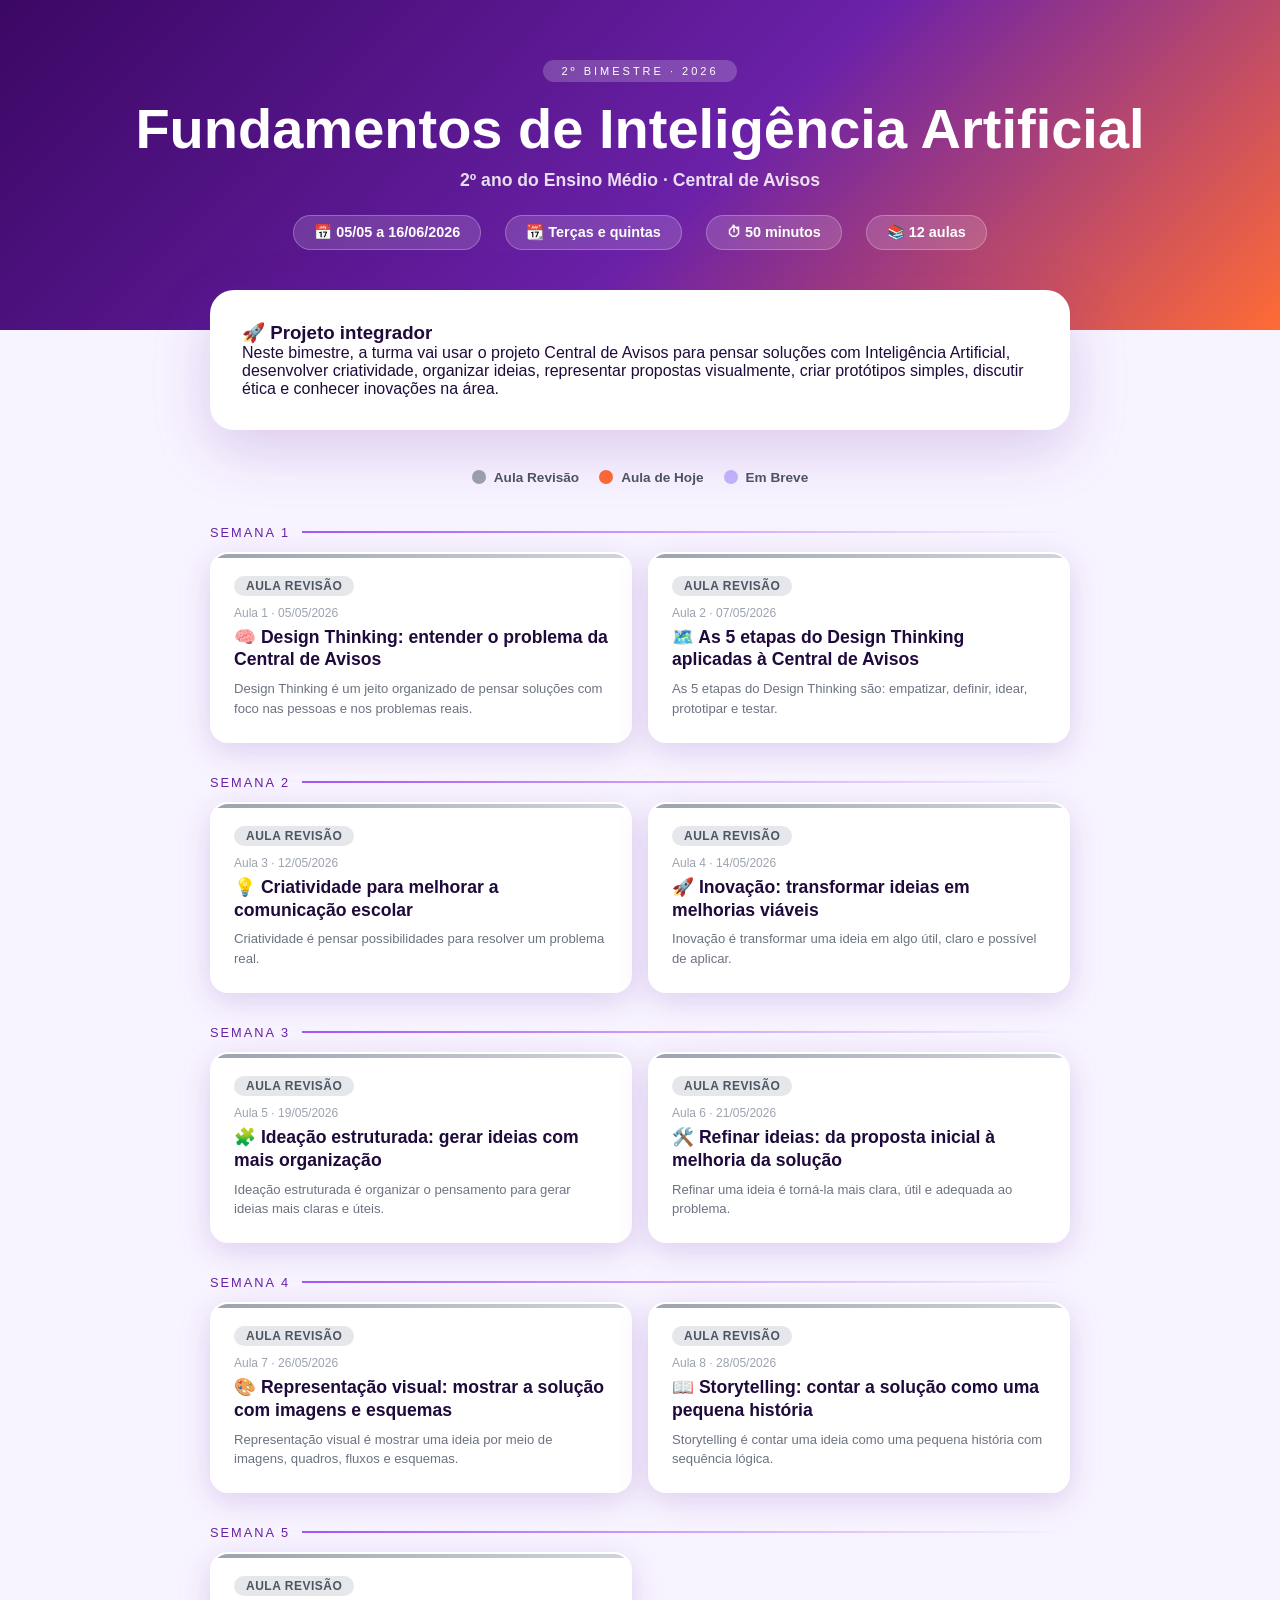
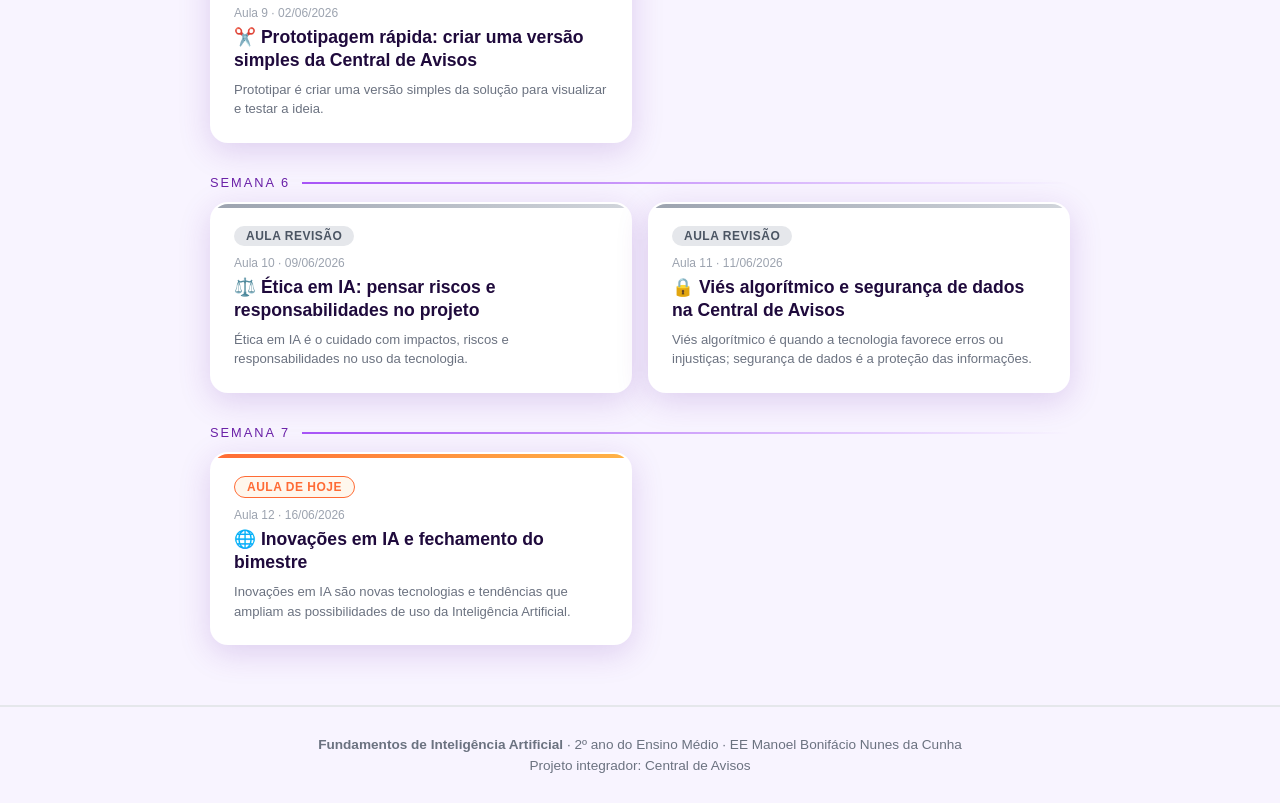
<file: index.html>
<!DOCTYPE html>
<html lang="pt-BR">
<head>
<meta charset="UTF-8">
<meta name="viewport" content="width=device-width, initial-scale=1.0">
<title>Fundamentos de Inteligência Artificial — 2º Bimestre</title>
<link rel="stylesheet" href="style.css">
</head>
<body>
<div class="hero">
  <div class="hero-badge">2º BIMESTRE · 2026</div>
  <h1>Fundamentos de Inteligência Artificial</h1>
  <h2>2º ano do Ensino Médio · Central de Avisos</h2>
  <div class="hero-info">
    <span class="hero-pill">📅 05/05 a 16/06/2026</span>
    <span class="hero-pill">📆 Terças e quintas</span>
    <span class="hero-pill">⏱ 50 minutos</span>
    <span class="hero-pill">📚 12 aulas</span>
  </div>
</div>
<div style="max-width:900px; margin:0 auto; padding:0 20px;">
  <div class="projeto-card">
    <h3>🚀 Projeto integrador</h3>
    <p class="projeto-desc">Neste bimestre, a turma vai usar o projeto Central de Avisos para pensar soluções com Inteligência Artificial, desenvolver criatividade, organizar ideias, representar propostas visualmente, criar protótipos simples, discutir ética e conhecer inovações na área.</p>
  </div>
</div>
<div class="legenda">
  <div class="leg-item"><div class="leg-dot revisao"></div> Aula Revisão</div>
  <div class="leg-item"><div class="leg-dot hoje"></div> Aula de Hoje</div>
  <div class="leg-item"><div class="leg-dot breve"></div> Em Breve</div>
</div>
<div class="semanas-grid">
  <div class="semana-bloco"><div class="semana-titulo">SEMANA 1</div><div class="aulas-row">
<a href="aula01.html" class="aula-card revisao">
  <div class="status-badge">Aula Revisão</div>
  <div class="aula-num-label">Aula 1 · 05/05/2026</div>
  <h4>🧠 Design Thinking: entender o problema da Central de Avisos</h4>
  <p>Design Thinking é um jeito organizado de pensar soluções com foco nas pessoas e nos problemas reais.</p>
</a>
<a href="aula02.html" class="aula-card revisao">
  <div class="status-badge">Aula Revisão</div>
  <div class="aula-num-label">Aula 2 · 07/05/2026</div>
  <h4>🗺️ As 5 etapas do Design Thinking aplicadas à Central de Avisos</h4>
  <p>As 5 etapas do Design Thinking são: empatizar, definir, idear, prototipar e testar.</p>
</a>
</div></div>
<div class="semana-bloco"><div class="semana-titulo">SEMANA 2</div><div class="aulas-row">
<a href="aula03.html" class="aula-card revisao">
  <div class="status-badge">Aula Revisão</div>
  <div class="aula-num-label">Aula 3 · 12/05/2026</div>
  <h4>💡 Criatividade para melhorar a comunicação escolar</h4>
  <p>Criatividade é pensar possibilidades para resolver um problema real.</p>
</a>
<a href="aula04.html" class="aula-card revisao">
  <div class="status-badge">Aula Revisão</div>
  <div class="aula-num-label">Aula 4 · 14/05/2026</div>
  <h4>🚀 Inovação: transformar ideias em melhorias viáveis</h4>
  <p>Inovação é transformar uma ideia em algo útil, claro e possível de aplicar.</p>
</a>
</div></div>
<div class="semana-bloco"><div class="semana-titulo">SEMANA 3</div><div class="aulas-row">
<a href="aula05.html" class="aula-card revisao">
  <div class="status-badge">Aula Revisão</div>
  <div class="aula-num-label">Aula 5 · 19/05/2026</div>
  <h4>🧩 Ideação estruturada: gerar ideias com mais organização</h4>
  <p>Ideação estruturada é organizar o pensamento para gerar ideias mais claras e úteis.</p>
</a>
<a href="aula06.html" class="aula-card revisao">
  <div class="status-badge">Aula Revisão</div>
  <div class="aula-num-label">Aula 6 · 21/05/2026</div>
  <h4>🛠️ Refinar ideias: da proposta inicial à melhoria da solução</h4>
  <p>Refinar uma ideia é torná-la mais clara, útil e adequada ao problema.</p>
</a>
</div></div>
<div class="semana-bloco"><div class="semana-titulo">SEMANA 4</div><div class="aulas-row">
<a href="aula07.html" class="aula-card revisao">
  <div class="status-badge">Aula Revisão</div>
  <div class="aula-num-label">Aula 7 · 26/05/2026</div>
  <h4>🎨 Representação visual: mostrar a solução com imagens e esquemas</h4>
  <p>Representação visual é mostrar uma ideia por meio de imagens, quadros, fluxos e esquemas.</p>
</a>
<a href="aula08.html" class="aula-card revisao">
  <div class="status-badge">Aula Revisão</div>
  <div class="aula-num-label">Aula 8 · 28/05/2026</div>
  <h4>📖 Storytelling: contar a solução como uma pequena história</h4>
  <p>Storytelling é contar uma ideia como uma pequena história com sequência lógica.</p>
</a>
</div></div>
<div class="semana-bloco"><div class="semana-titulo">SEMANA 5</div><div class="aulas-row">
<a href="aula09.html" class="aula-card revisao">
  <div class="status-badge">Aula Revisão</div>
  <div class="aula-num-label">Aula 9 · 02/06/2026</div>
  <h4>✂️ Prototipagem rápida: criar uma versão simples da Central de Avisos</h4>
  <p>Prototipar é criar uma versão simples da solução para visualizar e testar a ideia.</p>
</a>
</div></div>
<div class="semana-bloco"><div class="semana-titulo">SEMANA 6</div><div class="aulas-row">
<a href="aula10.html" class="aula-card revisao">
  <div class="status-badge">Aula Revisão</div>
  <div class="aula-num-label">Aula 10 · 09/06/2026</div>
  <h4>⚖️ Ética em IA: pensar riscos e responsabilidades no projeto</h4>
  <p>Ética em IA é o cuidado com impactos, riscos e responsabilidades no uso da tecnologia.</p>
</a>
<a href="aula11.html" class="aula-card revisao">
  <div class="status-badge">Aula Revisão</div>
  <div class="aula-num-label">Aula 11 · 11/06/2026</div>
  <h4>🔒 Viés algorítmico e segurança de dados na Central de Avisos</h4>
  <p>Viés algorítmico é quando a tecnologia favorece erros ou injustiças; segurança de dados é a proteção das informações.</p>
</a>
</div></div>
<div class="semana-bloco"><div class="semana-titulo">SEMANA 7</div><div class="aulas-row">
<a href="aula12.html" class="aula-card hoje">
  <div class="status-badge">Aula de Hoje</div>
  <div class="aula-num-label">Aula 12 · 16/06/2026</div>
  <h4>🌐 Inovações em IA e fechamento do bimestre</h4>
  <p>Inovações em IA são novas tecnologias e tendências que ampliam as possibilidades de uso da Inteligência Artificial.</p>
</a>
</div></div>
</div>
<footer>
  <p><strong>Fundamentos de Inteligência Artificial</strong> · 2º ano do Ensino Médio · EE Manoel Bonifácio Nunes da Cunha</p>
  <p style="margin-top:6px;">Projeto integrador: Central de Avisos</p>
</footer>
</body>
</html>
</file>
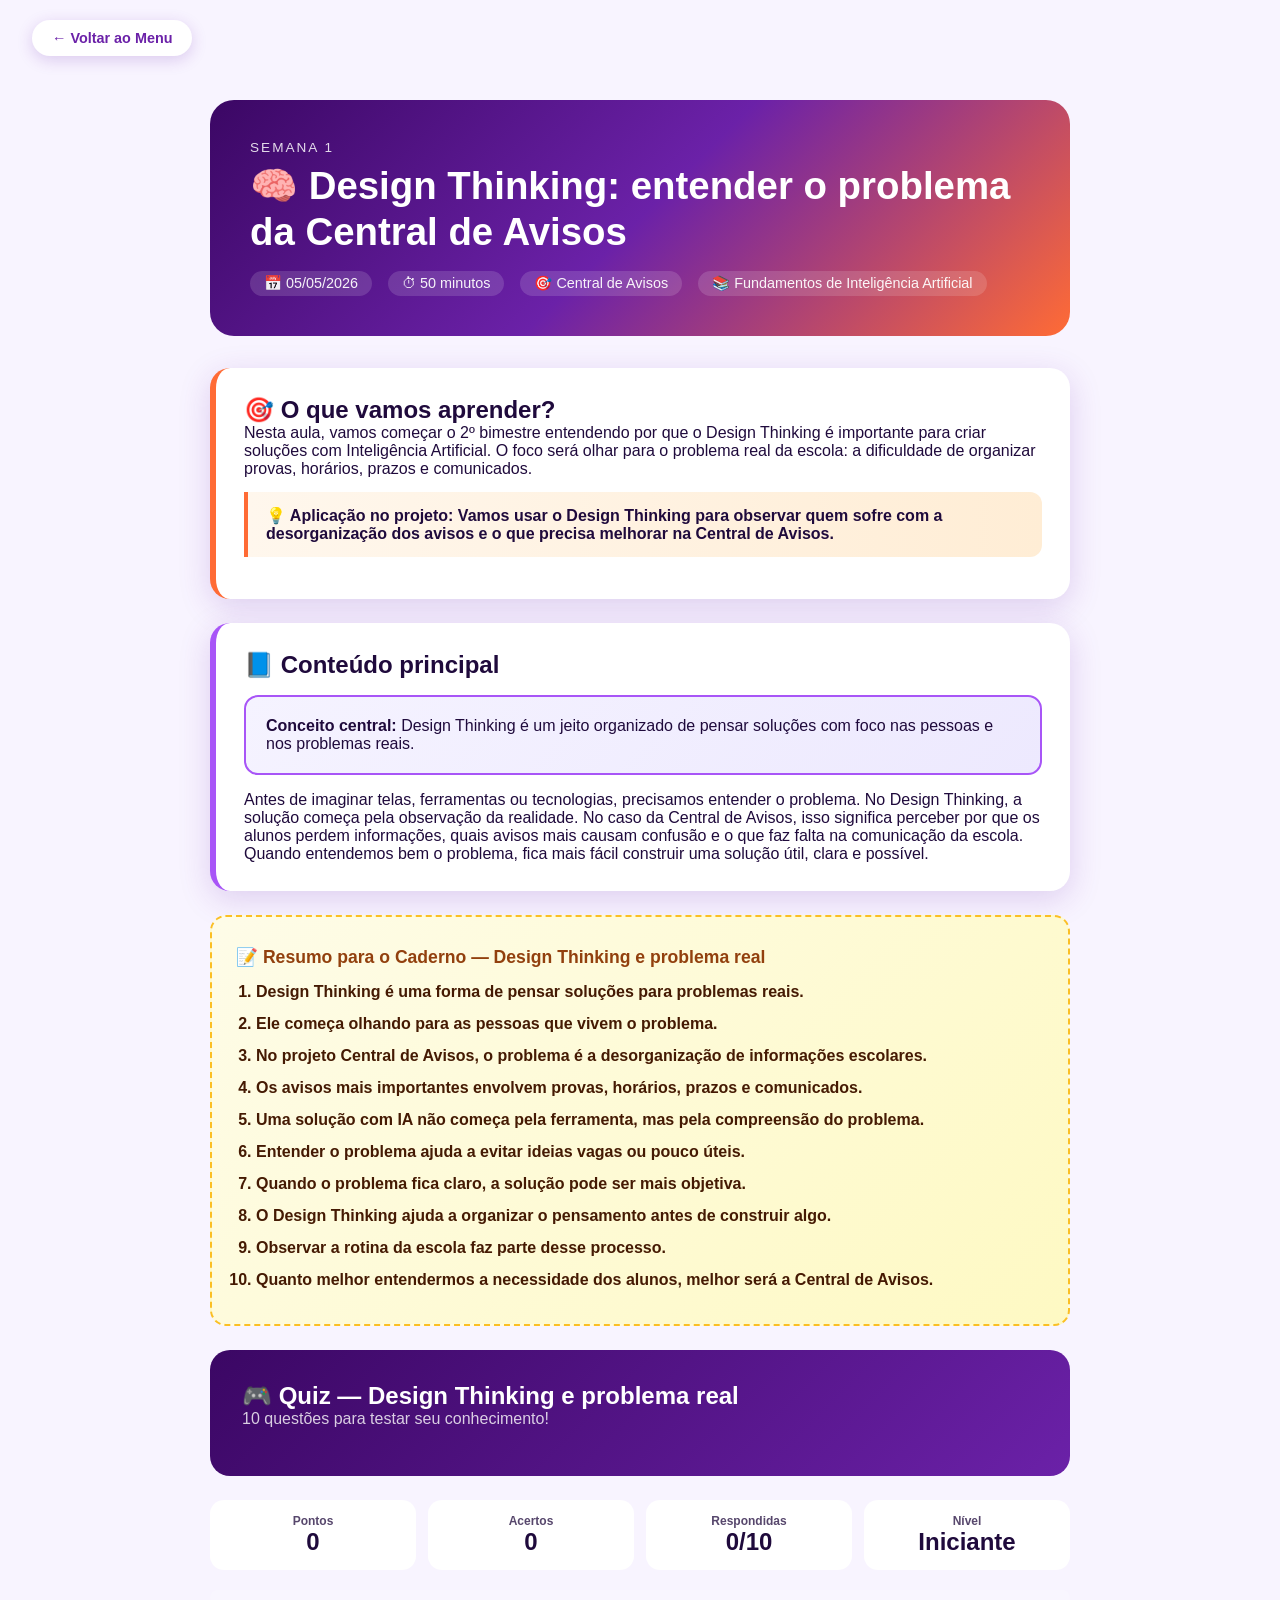
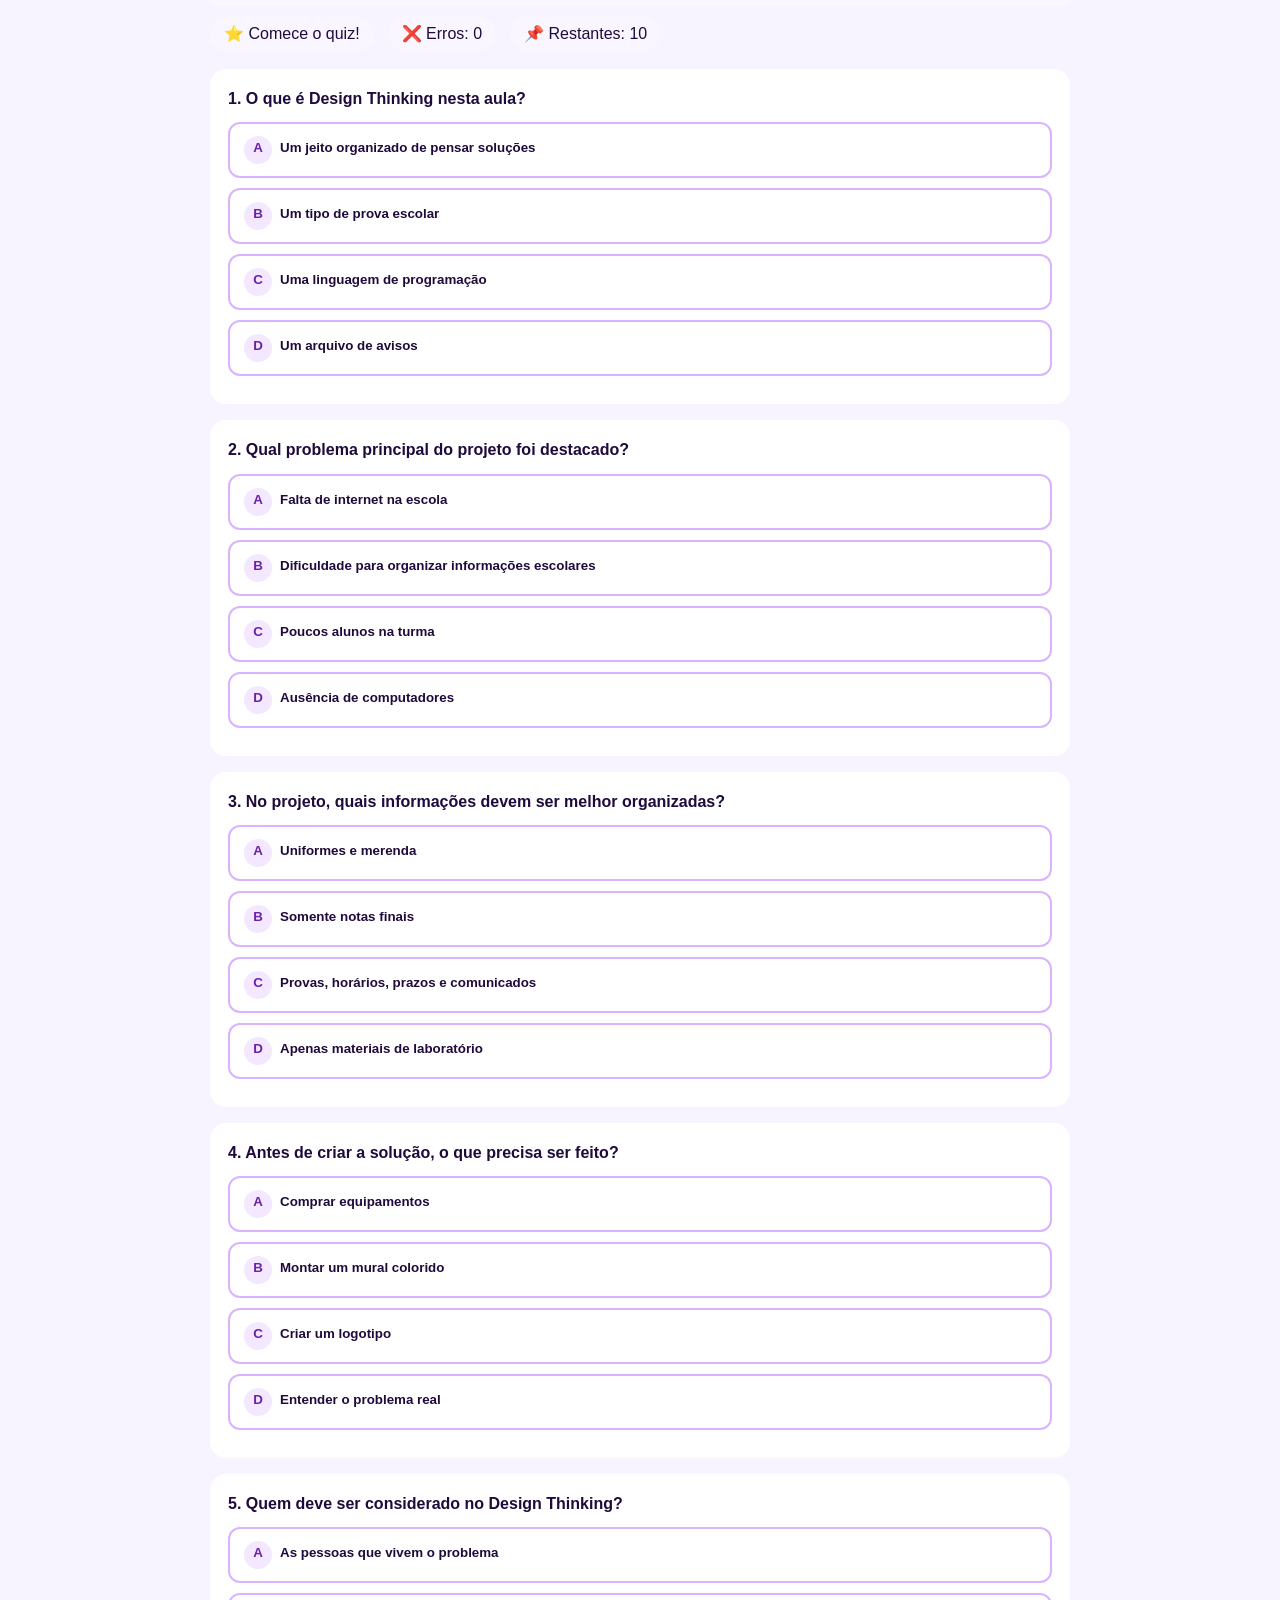
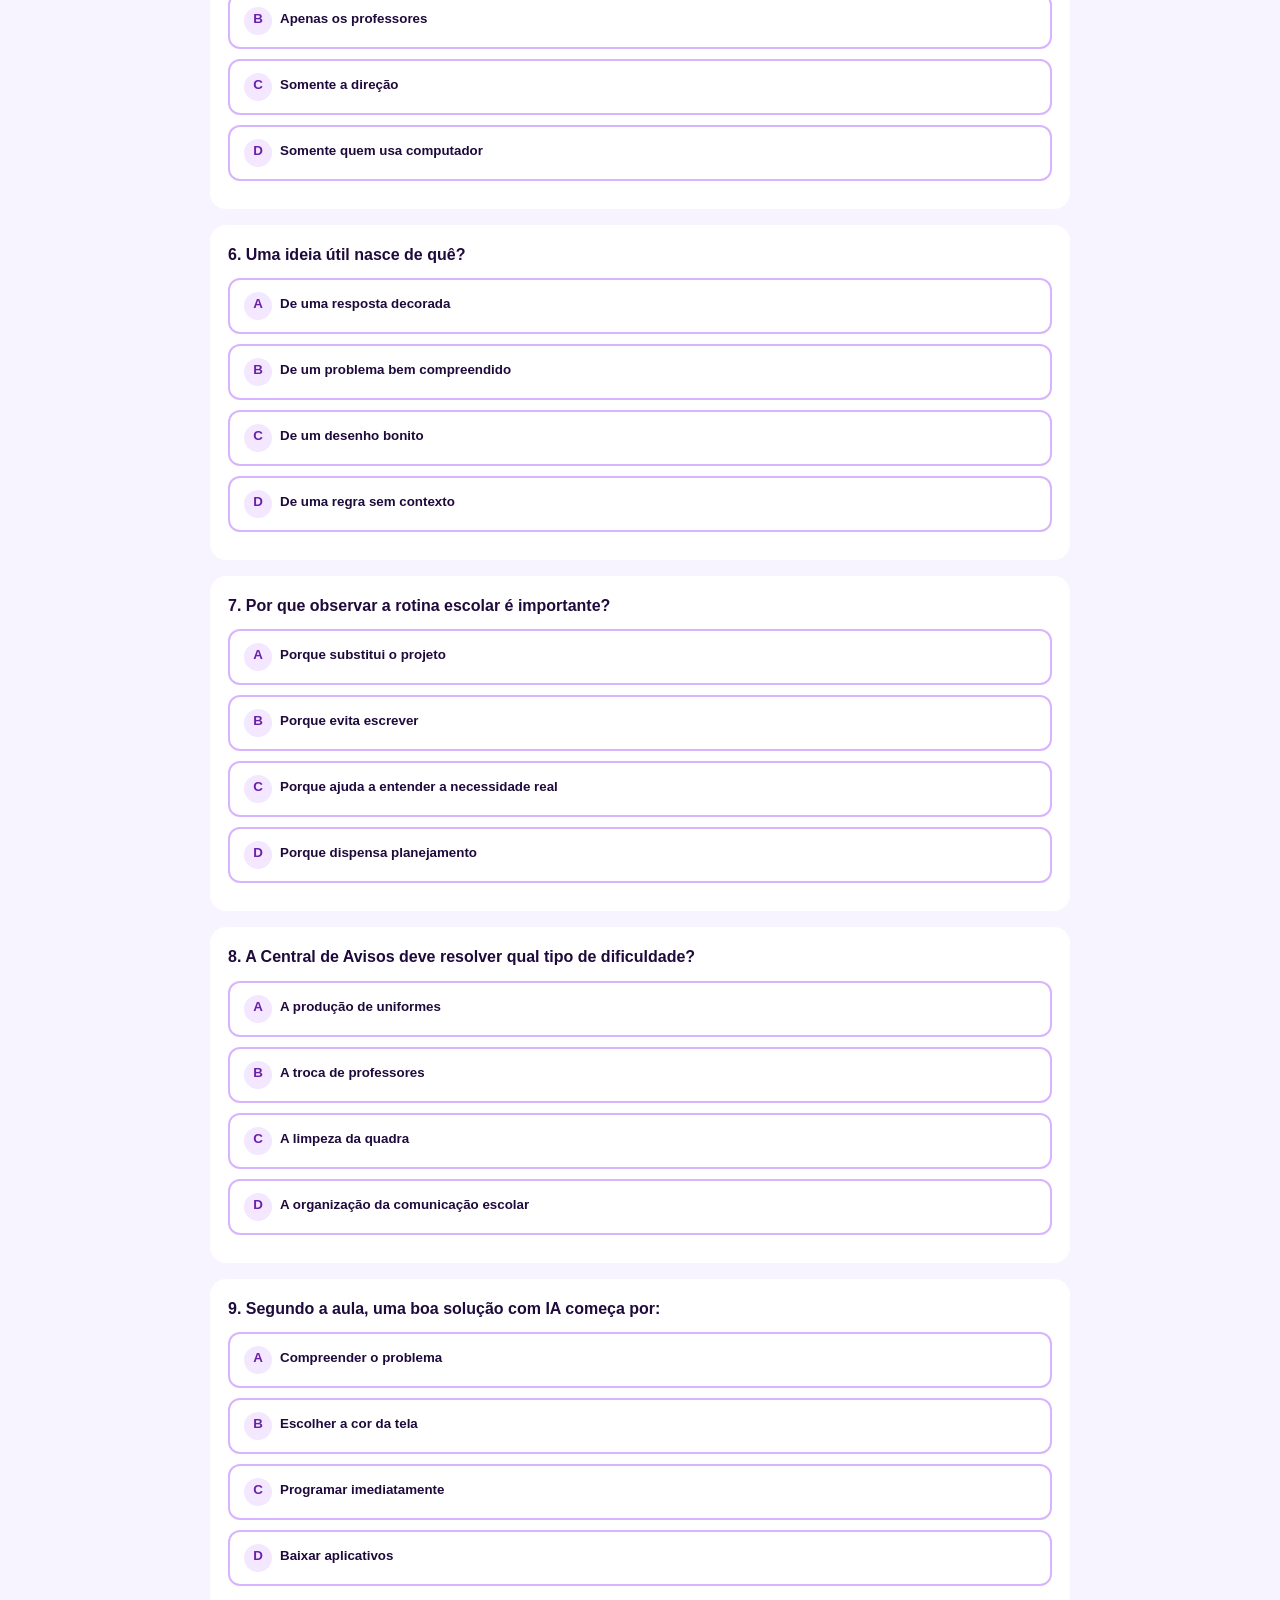
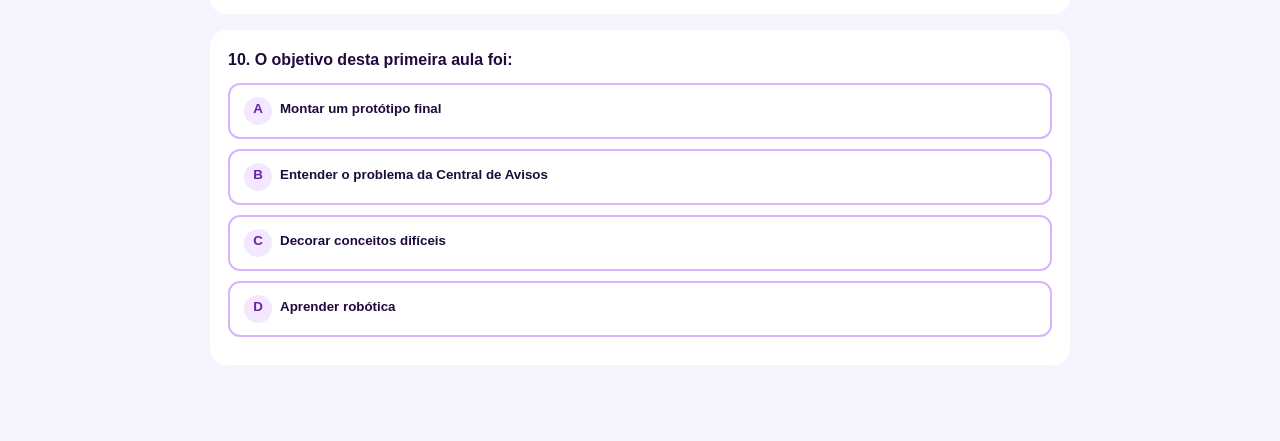
<file: aula01.html>
<!DOCTYPE html>
<html lang="pt-BR">
<head>
<meta charset="UTF-8">
<meta name="viewport" content="width=device-width, initial-scale=1.0">
<title>Design Thinking: entender o problema da Central de Avisos - Fundamentos de Inteligência Artificial</title>
<link rel="stylesheet" href="style.css">
</head>
<body>
<a href="index.html" class="btn-back">← Voltar ao Menu</a>
<div class="aula-container">
  <div class="aula-hero">
    <div class="aula-num">SEMANA 1</div>
    <h1>🧠 Design Thinking: entender o problema da Central de Avisos</h1>
    <div class="aula-meta">
      <span>📅 05/05/2026</span>
      <span>⏱ 50 minutos</span>
      <span>🎯 Central de Avisos</span>
      <span>📚 Fundamentos de Inteligência Artificial</span>
    </div>
  </div>
  <div class="card">
    <h2>🎯 O que vamos aprender?</h2>
    <p>Nesta aula, vamos começar o 2º bimestre entendendo por que o Design Thinking é importante para criar soluções com Inteligência Artificial. O foco será olhar para o problema real da escola: a dificuldade de organizar provas, horários, prazos e comunicados.</p>
    <div class="destaque">💡 Aplicação no projeto: Vamos usar o Design Thinking para observar quem sofre com a desorganização dos avisos e o que precisa melhorar na Central de Avisos.</div>
  </div>
  <div class="card roxo">
    <h2>📘 Conteúdo principal</h2>
    <div class="conceito-box"><strong>Conceito central:</strong> Design Thinking é um jeito organizado de pensar soluções com foco nas pessoas e nos problemas reais.</div>
    <p>Antes de imaginar telas, ferramentas ou tecnologias, precisamos entender o problema. No Design Thinking, a solução começa pela observação da realidade. No caso da Central de Avisos, isso significa perceber por que os alunos perdem informações, quais avisos mais causam confusão e o que faz falta na comunicação da escola. Quando entendemos bem o problema, fica mais fácil construir uma solução útil, clara e possível.</p>
  </div>
  <div class="caderno-section">
    <h3>📝 Resumo para o Caderno — Design Thinking e problema real</h3>
    <ol>
      <li>Design Thinking é uma forma de pensar soluções para problemas reais.</li>
      <li>Ele começa olhando para as pessoas que vivem o problema.</li>
      <li>No projeto Central de Avisos, o problema é a desorganização de informações escolares.</li>
      <li>Os avisos mais importantes envolvem provas, horários, prazos e comunicados.</li>
      <li>Uma solução com IA não começa pela ferramenta, mas pela compreensão do problema.</li>
      <li>Entender o problema ajuda a evitar ideias vagas ou pouco úteis.</li>
      <li>Quando o problema fica claro, a solução pode ser mais objetiva.</li>
      <li>O Design Thinking ajuda a organizar o pensamento antes de construir algo.</li>
      <li>Observar a rotina da escola faz parte desse processo.</li>
      <li>Quanto melhor entendermos a necessidade dos alunos, melhor será a Central de Avisos.</li>
    </ol>
  </div>
  <div class="quiz-section">
    <h2>🎮 Quiz — Design Thinking e problema real</h2>
    <p style="opacity:0.8;margin-bottom:16px">10 questões para testar seu conhecimento!</p>
  </div>

  <div style="display:grid;grid-template-columns:repeat(4,1fr);gap:12px;margin:18px 0 20px;">
    <div style="background:#fff;color:#1F0A3C;border-radius:14px;padding:14px;text-align:center;font-weight:700;"><div style="font-size:12px;opacity:.75;">Pontos</div><div id="score" style="font-size:24px;">0</div></div>
    <div style="background:#fff;color:#1F0A3C;border-radius:14px;padding:14px;text-align:center;font-weight:700;"><div style="font-size:12px;opacity:.75;">Acertos</div><div id="hits" style="font-size:24px;">0</div></div>
    <div style="background:#fff;color:#1F0A3C;border-radius:14px;padding:14px;text-align:center;font-weight:700;"><div style="font-size:12px;opacity:.75;">Respondidas</div><div id="answered" style="font-size:24px;">0/10</div></div>
    <div style="background:#fff;color:#1F0A3C;border-radius:14px;padding:14px;text-align:center;font-weight:700;"><div style="font-size:12px;opacity:.75;">Nível</div><div id="level" style="font-size:24px;">Iniciante</div></div>
  </div>
  <div style="background:rgba(255,255,255,.18);border-radius:999px;height:16px;overflow:hidden;margin:12px 0 10px;">
    <div id="progressBar" style="height:100%;width:0%;background:linear-gradient(90deg,#FBBF24,#22C55E);transition:width .3s;"></div>
  </div>
  <div style="display:flex;gap:14px;flex-wrap:wrap;margin:0 0 18px;">
    <div style="background:rgba(255,255,255,.14);padding:8px 14px;border-radius:999px;">⭐ <span id="message">Comece o quiz!</span></div>
    <div style="background:rgba(255,255,255,.14);padding:8px 14px;border-radius:999px;">❌ Erros: <span id="errors">0</span></div>
    <div style="background:rgba(255,255,255,.14);padding:8px 14px;border-radius:999px;">📌 Restantes: <span id="remaining">10</span></div>
  </div>

<div id="quizQuestions">
<div class="quiz-item" data-correct="0" style="background:#fff;color:#1F0A3C;border-radius:16px;padding:18px;margin-bottom:16px;">
<p style="font-weight:700;margin-bottom:12px;line-height:1.45;">1. O que é Design Thinking nesta aula?</p><div class="quiz-options" style="display:grid;gap:10px;">
<button type="button" class="quiz-option" data-index="0" style="text-align:left;padding:12px 14px;border:2px solid #D8B4FE;border-radius:12px;background:#fff;color:#1F0A3C;font-weight:700;cursor:pointer;"><span style="display:inline-block;width:28px;height:28px;line-height:24px;text-align:center;border-radius:50%;background:#F3E8FF;color:#6B21A8;margin-right:8px;">A</span>Um jeito organizado de pensar soluções</button>
<button type="button" class="quiz-option" data-index="1" style="text-align:left;padding:12px 14px;border:2px solid #D8B4FE;border-radius:12px;background:#fff;color:#1F0A3C;font-weight:700;cursor:pointer;"><span style="display:inline-block;width:28px;height:28px;line-height:24px;text-align:center;border-radius:50%;background:#F3E8FF;color:#6B21A8;margin-right:8px;">B</span>Um tipo de prova escolar</button>
<button type="button" class="quiz-option" data-index="2" style="text-align:left;padding:12px 14px;border:2px solid #D8B4FE;border-radius:12px;background:#fff;color:#1F0A3C;font-weight:700;cursor:pointer;"><span style="display:inline-block;width:28px;height:28px;line-height:24px;text-align:center;border-radius:50%;background:#F3E8FF;color:#6B21A8;margin-right:8px;">C</span>Uma linguagem de programação</button>
<button type="button" class="quiz-option" data-index="3" style="text-align:left;padding:12px 14px;border:2px solid #D8B4FE;border-radius:12px;background:#fff;color:#1F0A3C;font-weight:700;cursor:pointer;"><span style="display:inline-block;width:28px;height:28px;line-height:24px;text-align:center;border-radius:50%;background:#F3E8FF;color:#6B21A8;margin-right:8px;">D</span>Um arquivo de avisos</button>
</div><div class="quiz-feedback" style="margin-top:10px;font-weight:700;"></div></div>
<div class="quiz-item" data-correct="1" style="background:#fff;color:#1F0A3C;border-radius:16px;padding:18px;margin-bottom:16px;">
<p style="font-weight:700;margin-bottom:12px;line-height:1.45;">2. Qual problema principal do projeto foi destacado?</p><div class="quiz-options" style="display:grid;gap:10px;">
<button type="button" class="quiz-option" data-index="0" style="text-align:left;padding:12px 14px;border:2px solid #D8B4FE;border-radius:12px;background:#fff;color:#1F0A3C;font-weight:700;cursor:pointer;"><span style="display:inline-block;width:28px;height:28px;line-height:24px;text-align:center;border-radius:50%;background:#F3E8FF;color:#6B21A8;margin-right:8px;">A</span>Falta de internet na escola</button>
<button type="button" class="quiz-option" data-index="1" style="text-align:left;padding:12px 14px;border:2px solid #D8B4FE;border-radius:12px;background:#fff;color:#1F0A3C;font-weight:700;cursor:pointer;"><span style="display:inline-block;width:28px;height:28px;line-height:24px;text-align:center;border-radius:50%;background:#F3E8FF;color:#6B21A8;margin-right:8px;">B</span>Dificuldade para organizar informações escolares</button>
<button type="button" class="quiz-option" data-index="2" style="text-align:left;padding:12px 14px;border:2px solid #D8B4FE;border-radius:12px;background:#fff;color:#1F0A3C;font-weight:700;cursor:pointer;"><span style="display:inline-block;width:28px;height:28px;line-height:24px;text-align:center;border-radius:50%;background:#F3E8FF;color:#6B21A8;margin-right:8px;">C</span>Poucos alunos na turma</button>
<button type="button" class="quiz-option" data-index="3" style="text-align:left;padding:12px 14px;border:2px solid #D8B4FE;border-radius:12px;background:#fff;color:#1F0A3C;font-weight:700;cursor:pointer;"><span style="display:inline-block;width:28px;height:28px;line-height:24px;text-align:center;border-radius:50%;background:#F3E8FF;color:#6B21A8;margin-right:8px;">D</span>Ausência de computadores</button>
</div><div class="quiz-feedback" style="margin-top:10px;font-weight:700;"></div></div>
<div class="quiz-item" data-correct="2" style="background:#fff;color:#1F0A3C;border-radius:16px;padding:18px;margin-bottom:16px;">
<p style="font-weight:700;margin-bottom:12px;line-height:1.45;">3. No projeto, quais informações devem ser melhor organizadas?</p><div class="quiz-options" style="display:grid;gap:10px;">
<button type="button" class="quiz-option" data-index="0" style="text-align:left;padding:12px 14px;border:2px solid #D8B4FE;border-radius:12px;background:#fff;color:#1F0A3C;font-weight:700;cursor:pointer;"><span style="display:inline-block;width:28px;height:28px;line-height:24px;text-align:center;border-radius:50%;background:#F3E8FF;color:#6B21A8;margin-right:8px;">A</span>Uniformes e merenda</button>
<button type="button" class="quiz-option" data-index="1" style="text-align:left;padding:12px 14px;border:2px solid #D8B4FE;border-radius:12px;background:#fff;color:#1F0A3C;font-weight:700;cursor:pointer;"><span style="display:inline-block;width:28px;height:28px;line-height:24px;text-align:center;border-radius:50%;background:#F3E8FF;color:#6B21A8;margin-right:8px;">B</span>Somente notas finais</button>
<button type="button" class="quiz-option" data-index="2" style="text-align:left;padding:12px 14px;border:2px solid #D8B4FE;border-radius:12px;background:#fff;color:#1F0A3C;font-weight:700;cursor:pointer;"><span style="display:inline-block;width:28px;height:28px;line-height:24px;text-align:center;border-radius:50%;background:#F3E8FF;color:#6B21A8;margin-right:8px;">C</span>Provas, horários, prazos e comunicados</button>
<button type="button" class="quiz-option" data-index="3" style="text-align:left;padding:12px 14px;border:2px solid #D8B4FE;border-radius:12px;background:#fff;color:#1F0A3C;font-weight:700;cursor:pointer;"><span style="display:inline-block;width:28px;height:28px;line-height:24px;text-align:center;border-radius:50%;background:#F3E8FF;color:#6B21A8;margin-right:8px;">D</span>Apenas materiais de laboratório</button>
</div><div class="quiz-feedback" style="margin-top:10px;font-weight:700;"></div></div>
<div class="quiz-item" data-correct="3" style="background:#fff;color:#1F0A3C;border-radius:16px;padding:18px;margin-bottom:16px;">
<p style="font-weight:700;margin-bottom:12px;line-height:1.45;">4. Antes de criar a solução, o que precisa ser feito?</p><div class="quiz-options" style="display:grid;gap:10px;">
<button type="button" class="quiz-option" data-index="0" style="text-align:left;padding:12px 14px;border:2px solid #D8B4FE;border-radius:12px;background:#fff;color:#1F0A3C;font-weight:700;cursor:pointer;"><span style="display:inline-block;width:28px;height:28px;line-height:24px;text-align:center;border-radius:50%;background:#F3E8FF;color:#6B21A8;margin-right:8px;">A</span>Comprar equipamentos</button>
<button type="button" class="quiz-option" data-index="1" style="text-align:left;padding:12px 14px;border:2px solid #D8B4FE;border-radius:12px;background:#fff;color:#1F0A3C;font-weight:700;cursor:pointer;"><span style="display:inline-block;width:28px;height:28px;line-height:24px;text-align:center;border-radius:50%;background:#F3E8FF;color:#6B21A8;margin-right:8px;">B</span>Montar um mural colorido</button>
<button type="button" class="quiz-option" data-index="2" style="text-align:left;padding:12px 14px;border:2px solid #D8B4FE;border-radius:12px;background:#fff;color:#1F0A3C;font-weight:700;cursor:pointer;"><span style="display:inline-block;width:28px;height:28px;line-height:24px;text-align:center;border-radius:50%;background:#F3E8FF;color:#6B21A8;margin-right:8px;">C</span>Criar um logotipo</button>
<button type="button" class="quiz-option" data-index="3" style="text-align:left;padding:12px 14px;border:2px solid #D8B4FE;border-radius:12px;background:#fff;color:#1F0A3C;font-weight:700;cursor:pointer;"><span style="display:inline-block;width:28px;height:28px;line-height:24px;text-align:center;border-radius:50%;background:#F3E8FF;color:#6B21A8;margin-right:8px;">D</span>Entender o problema real</button>
</div><div class="quiz-feedback" style="margin-top:10px;font-weight:700;"></div></div>
<div class="quiz-item" data-correct="0" style="background:#fff;color:#1F0A3C;border-radius:16px;padding:18px;margin-bottom:16px;">
<p style="font-weight:700;margin-bottom:12px;line-height:1.45;">5. Quem deve ser considerado no Design Thinking?</p><div class="quiz-options" style="display:grid;gap:10px;">
<button type="button" class="quiz-option" data-index="0" style="text-align:left;padding:12px 14px;border:2px solid #D8B4FE;border-radius:12px;background:#fff;color:#1F0A3C;font-weight:700;cursor:pointer;"><span style="display:inline-block;width:28px;height:28px;line-height:24px;text-align:center;border-radius:50%;background:#F3E8FF;color:#6B21A8;margin-right:8px;">A</span>As pessoas que vivem o problema</button>
<button type="button" class="quiz-option" data-index="1" style="text-align:left;padding:12px 14px;border:2px solid #D8B4FE;border-radius:12px;background:#fff;color:#1F0A3C;font-weight:700;cursor:pointer;"><span style="display:inline-block;width:28px;height:28px;line-height:24px;text-align:center;border-radius:50%;background:#F3E8FF;color:#6B21A8;margin-right:8px;">B</span>Apenas os professores</button>
<button type="button" class="quiz-option" data-index="2" style="text-align:left;padding:12px 14px;border:2px solid #D8B4FE;border-radius:12px;background:#fff;color:#1F0A3C;font-weight:700;cursor:pointer;"><span style="display:inline-block;width:28px;height:28px;line-height:24px;text-align:center;border-radius:50%;background:#F3E8FF;color:#6B21A8;margin-right:8px;">C</span>Somente a direção</button>
<button type="button" class="quiz-option" data-index="3" style="text-align:left;padding:12px 14px;border:2px solid #D8B4FE;border-radius:12px;background:#fff;color:#1F0A3C;font-weight:700;cursor:pointer;"><span style="display:inline-block;width:28px;height:28px;line-height:24px;text-align:center;border-radius:50%;background:#F3E8FF;color:#6B21A8;margin-right:8px;">D</span>Somente quem usa computador</button>
</div><div class="quiz-feedback" style="margin-top:10px;font-weight:700;"></div></div>
<div class="quiz-item" data-correct="1" style="background:#fff;color:#1F0A3C;border-radius:16px;padding:18px;margin-bottom:16px;">
<p style="font-weight:700;margin-bottom:12px;line-height:1.45;">6. Uma ideia útil nasce de quê?</p><div class="quiz-options" style="display:grid;gap:10px;">
<button type="button" class="quiz-option" data-index="0" style="text-align:left;padding:12px 14px;border:2px solid #D8B4FE;border-radius:12px;background:#fff;color:#1F0A3C;font-weight:700;cursor:pointer;"><span style="display:inline-block;width:28px;height:28px;line-height:24px;text-align:center;border-radius:50%;background:#F3E8FF;color:#6B21A8;margin-right:8px;">A</span>De uma resposta decorada</button>
<button type="button" class="quiz-option" data-index="1" style="text-align:left;padding:12px 14px;border:2px solid #D8B4FE;border-radius:12px;background:#fff;color:#1F0A3C;font-weight:700;cursor:pointer;"><span style="display:inline-block;width:28px;height:28px;line-height:24px;text-align:center;border-radius:50%;background:#F3E8FF;color:#6B21A8;margin-right:8px;">B</span>De um problema bem compreendido</button>
<button type="button" class="quiz-option" data-index="2" style="text-align:left;padding:12px 14px;border:2px solid #D8B4FE;border-radius:12px;background:#fff;color:#1F0A3C;font-weight:700;cursor:pointer;"><span style="display:inline-block;width:28px;height:28px;line-height:24px;text-align:center;border-radius:50%;background:#F3E8FF;color:#6B21A8;margin-right:8px;">C</span>De um desenho bonito</button>
<button type="button" class="quiz-option" data-index="3" style="text-align:left;padding:12px 14px;border:2px solid #D8B4FE;border-radius:12px;background:#fff;color:#1F0A3C;font-weight:700;cursor:pointer;"><span style="display:inline-block;width:28px;height:28px;line-height:24px;text-align:center;border-radius:50%;background:#F3E8FF;color:#6B21A8;margin-right:8px;">D</span>De uma regra sem contexto</button>
</div><div class="quiz-feedback" style="margin-top:10px;font-weight:700;"></div></div>
<div class="quiz-item" data-correct="2" style="background:#fff;color:#1F0A3C;border-radius:16px;padding:18px;margin-bottom:16px;">
<p style="font-weight:700;margin-bottom:12px;line-height:1.45;">7. Por que observar a rotina escolar é importante?</p><div class="quiz-options" style="display:grid;gap:10px;">
<button type="button" class="quiz-option" data-index="0" style="text-align:left;padding:12px 14px;border:2px solid #D8B4FE;border-radius:12px;background:#fff;color:#1F0A3C;font-weight:700;cursor:pointer;"><span style="display:inline-block;width:28px;height:28px;line-height:24px;text-align:center;border-radius:50%;background:#F3E8FF;color:#6B21A8;margin-right:8px;">A</span>Porque substitui o projeto</button>
<button type="button" class="quiz-option" data-index="1" style="text-align:left;padding:12px 14px;border:2px solid #D8B4FE;border-radius:12px;background:#fff;color:#1F0A3C;font-weight:700;cursor:pointer;"><span style="display:inline-block;width:28px;height:28px;line-height:24px;text-align:center;border-radius:50%;background:#F3E8FF;color:#6B21A8;margin-right:8px;">B</span>Porque evita escrever</button>
<button type="button" class="quiz-option" data-index="2" style="text-align:left;padding:12px 14px;border:2px solid #D8B4FE;border-radius:12px;background:#fff;color:#1F0A3C;font-weight:700;cursor:pointer;"><span style="display:inline-block;width:28px;height:28px;line-height:24px;text-align:center;border-radius:50%;background:#F3E8FF;color:#6B21A8;margin-right:8px;">C</span>Porque ajuda a entender a necessidade real</button>
<button type="button" class="quiz-option" data-index="3" style="text-align:left;padding:12px 14px;border:2px solid #D8B4FE;border-radius:12px;background:#fff;color:#1F0A3C;font-weight:700;cursor:pointer;"><span style="display:inline-block;width:28px;height:28px;line-height:24px;text-align:center;border-radius:50%;background:#F3E8FF;color:#6B21A8;margin-right:8px;">D</span>Porque dispensa planejamento</button>
</div><div class="quiz-feedback" style="margin-top:10px;font-weight:700;"></div></div>
<div class="quiz-item" data-correct="3" style="background:#fff;color:#1F0A3C;border-radius:16px;padding:18px;margin-bottom:16px;">
<p style="font-weight:700;margin-bottom:12px;line-height:1.45;">8. A Central de Avisos deve resolver qual tipo de dificuldade?</p><div class="quiz-options" style="display:grid;gap:10px;">
<button type="button" class="quiz-option" data-index="0" style="text-align:left;padding:12px 14px;border:2px solid #D8B4FE;border-radius:12px;background:#fff;color:#1F0A3C;font-weight:700;cursor:pointer;"><span style="display:inline-block;width:28px;height:28px;line-height:24px;text-align:center;border-radius:50%;background:#F3E8FF;color:#6B21A8;margin-right:8px;">A</span>A produção de uniformes</button>
<button type="button" class="quiz-option" data-index="1" style="text-align:left;padding:12px 14px;border:2px solid #D8B4FE;border-radius:12px;background:#fff;color:#1F0A3C;font-weight:700;cursor:pointer;"><span style="display:inline-block;width:28px;height:28px;line-height:24px;text-align:center;border-radius:50%;background:#F3E8FF;color:#6B21A8;margin-right:8px;">B</span>A troca de professores</button>
<button type="button" class="quiz-option" data-index="2" style="text-align:left;padding:12px 14px;border:2px solid #D8B4FE;border-radius:12px;background:#fff;color:#1F0A3C;font-weight:700;cursor:pointer;"><span style="display:inline-block;width:28px;height:28px;line-height:24px;text-align:center;border-radius:50%;background:#F3E8FF;color:#6B21A8;margin-right:8px;">C</span>A limpeza da quadra</button>
<button type="button" class="quiz-option" data-index="3" style="text-align:left;padding:12px 14px;border:2px solid #D8B4FE;border-radius:12px;background:#fff;color:#1F0A3C;font-weight:700;cursor:pointer;"><span style="display:inline-block;width:28px;height:28px;line-height:24px;text-align:center;border-radius:50%;background:#F3E8FF;color:#6B21A8;margin-right:8px;">D</span>A organização da comunicação escolar</button>
</div><div class="quiz-feedback" style="margin-top:10px;font-weight:700;"></div></div>
<div class="quiz-item" data-correct="0" style="background:#fff;color:#1F0A3C;border-radius:16px;padding:18px;margin-bottom:16px;">
<p style="font-weight:700;margin-bottom:12px;line-height:1.45;">9. Segundo a aula, uma boa solução com IA começa por:</p><div class="quiz-options" style="display:grid;gap:10px;">
<button type="button" class="quiz-option" data-index="0" style="text-align:left;padding:12px 14px;border:2px solid #D8B4FE;border-radius:12px;background:#fff;color:#1F0A3C;font-weight:700;cursor:pointer;"><span style="display:inline-block;width:28px;height:28px;line-height:24px;text-align:center;border-radius:50%;background:#F3E8FF;color:#6B21A8;margin-right:8px;">A</span>Compreender o problema</button>
<button type="button" class="quiz-option" data-index="1" style="text-align:left;padding:12px 14px;border:2px solid #D8B4FE;border-radius:12px;background:#fff;color:#1F0A3C;font-weight:700;cursor:pointer;"><span style="display:inline-block;width:28px;height:28px;line-height:24px;text-align:center;border-radius:50%;background:#F3E8FF;color:#6B21A8;margin-right:8px;">B</span>Escolher a cor da tela</button>
<button type="button" class="quiz-option" data-index="2" style="text-align:left;padding:12px 14px;border:2px solid #D8B4FE;border-radius:12px;background:#fff;color:#1F0A3C;font-weight:700;cursor:pointer;"><span style="display:inline-block;width:28px;height:28px;line-height:24px;text-align:center;border-radius:50%;background:#F3E8FF;color:#6B21A8;margin-right:8px;">C</span>Programar imediatamente</button>
<button type="button" class="quiz-option" data-index="3" style="text-align:left;padding:12px 14px;border:2px solid #D8B4FE;border-radius:12px;background:#fff;color:#1F0A3C;font-weight:700;cursor:pointer;"><span style="display:inline-block;width:28px;height:28px;line-height:24px;text-align:center;border-radius:50%;background:#F3E8FF;color:#6B21A8;margin-right:8px;">D</span>Baixar aplicativos</button>
</div><div class="quiz-feedback" style="margin-top:10px;font-weight:700;"></div></div>
<div class="quiz-item" data-correct="1" style="background:#fff;color:#1F0A3C;border-radius:16px;padding:18px;margin-bottom:16px;">
<p style="font-weight:700;margin-bottom:12px;line-height:1.45;">10. O objetivo desta primeira aula foi:</p><div class="quiz-options" style="display:grid;gap:10px;">
<button type="button" class="quiz-option" data-index="0" style="text-align:left;padding:12px 14px;border:2px solid #D8B4FE;border-radius:12px;background:#fff;color:#1F0A3C;font-weight:700;cursor:pointer;"><span style="display:inline-block;width:28px;height:28px;line-height:24px;text-align:center;border-radius:50%;background:#F3E8FF;color:#6B21A8;margin-right:8px;">A</span>Montar um protótipo final</button>
<button type="button" class="quiz-option" data-index="1" style="text-align:left;padding:12px 14px;border:2px solid #D8B4FE;border-radius:12px;background:#fff;color:#1F0A3C;font-weight:700;cursor:pointer;"><span style="display:inline-block;width:28px;height:28px;line-height:24px;text-align:center;border-radius:50%;background:#F3E8FF;color:#6B21A8;margin-right:8px;">B</span>Entender o problema da Central de Avisos</button>
<button type="button" class="quiz-option" data-index="2" style="text-align:left;padding:12px 14px;border:2px solid #D8B4FE;border-radius:12px;background:#fff;color:#1F0A3C;font-weight:700;cursor:pointer;"><span style="display:inline-block;width:28px;height:28px;line-height:24px;text-align:center;border-radius:50%;background:#F3E8FF;color:#6B21A8;margin-right:8px;">C</span>Decorar conceitos difíceis</button>
<button type="button" class="quiz-option" data-index="3" style="text-align:left;padding:12px 14px;border:2px solid #D8B4FE;border-radius:12px;background:#fff;color:#1F0A3C;font-weight:700;cursor:pointer;"><span style="display:inline-block;width:28px;height:28px;line-height:24px;text-align:center;border-radius:50%;background:#F3E8FF;color:#6B21A8;margin-right:8px;">D</span>Aprender robótica</button>
</div><div class="quiz-feedback" style="margin-top:10px;font-weight:700;"></div></div>
</div>

<div id="quizFinal" style="display:none;background:#fff;color:#1F0A3C;border-radius:16px;padding:18px;margin-top:18px;">
<h3 style="margin-bottom:8px;">🏁 Resultado final</h3>
<p id="finalText" style="line-height:1.5;"></p>
<button type="button" onclick="restartQuiz()" style="margin-top:12px;padding:12px 18px;border:none;border-radius:12px;background:#FFB347;color:#1F0A3C;font-weight:800;cursor:pointer;">🔄 Reiniciar quiz</button>
</div>
<script>
(function(){
  const items=[...document.querySelectorAll('.quiz-item')];
  let score=0,hits=0,answered=0;
  function updatePanel(){
    document.getElementById('score').textContent=score;
    document.getElementById('hits').textContent=hits;
    document.getElementById('answered').textContent=`${answered}/10`;
    document.getElementById('errors').textContent=answered-hits;
    document.getElementById('remaining').textContent=10-answered;
    document.getElementById('progressBar').style.width=(answered*10)+'%';
    let level='Iniciante';
    if(score>=80) level='Especialista';
    else if(score>=50) level='Avançando';
    else if(score>=20) level='Em prática';
    document.getElementById('level').textContent=level;
    document.getElementById('message').textContent = answered===0 ? 'Comece o quiz!' :
      answered<10 ? (hits>=answered/2 ? 'Bom trabalho! Continue assim.' : 'Atenção aos conceitos principais.') :
      (score>=70 ? 'Ótimo desempenho!' : 'Revise o resumo e tente de novo.');
    if(answered===10){
      document.getElementById('quizFinal').style.display='block';
      document.getElementById('finalText').textContent=`Você concluiu o quiz com ${score} pontos, ${hits} acertos e ${10-hits} erros.`;
    }
  }
  items.forEach(item=>{
    const correct=Number(item.dataset.correct);
    const buttons=[...item.querySelectorAll('.quiz-option')];
    const feedback=item.querySelector('.quiz-feedback');
    buttons.forEach(btn=>{
      btn.addEventListener('click', ()=>{
        if(item.dataset.done==='1') return;
        item.dataset.done='1';
        answered++;
        const selected=Number(btn.dataset.index);
        buttons.forEach((b,i)=>{
          b.disabled=true;
          b.style.cursor='default';
          if(i===correct){
            b.style.background='#DCFCE7';
            b.style.borderColor='#22C55E';
          }
        });
        if(selected===correct){
          score+=10; hits++;
          btn.style.background='#DCFCE7';
          btn.style.borderColor='#22C55E';
          feedback.textContent='✅ Resposta correta!';
          feedback.style.color='#166534';
        }else{
          btn.style.background='#FEE2E2';
          btn.style.borderColor='#EF4444';
          feedback.textContent='❌ Resposta incorreta.';
          feedback.style.color='#991B1B';
        }
        updatePanel();
      });
    });
  });
  window.restartQuiz=function(){
    score=0;hits=0;answered=0;
    items.forEach(item=>{
      item.dataset.done='0';
      item.querySelector('.quiz-feedback').textContent='';
      item.querySelectorAll('.quiz-option').forEach(btn=>{
        btn.disabled=false;
        btn.style.cursor='pointer';
        btn.style.background='#fff';
        btn.style.borderColor='#D8B4FE';
      });
    });
    document.getElementById('quizFinal').style.display='none';
    updatePanel();
  };
  updatePanel();
})();
</script>

</div>
</body>
</html>
</file>
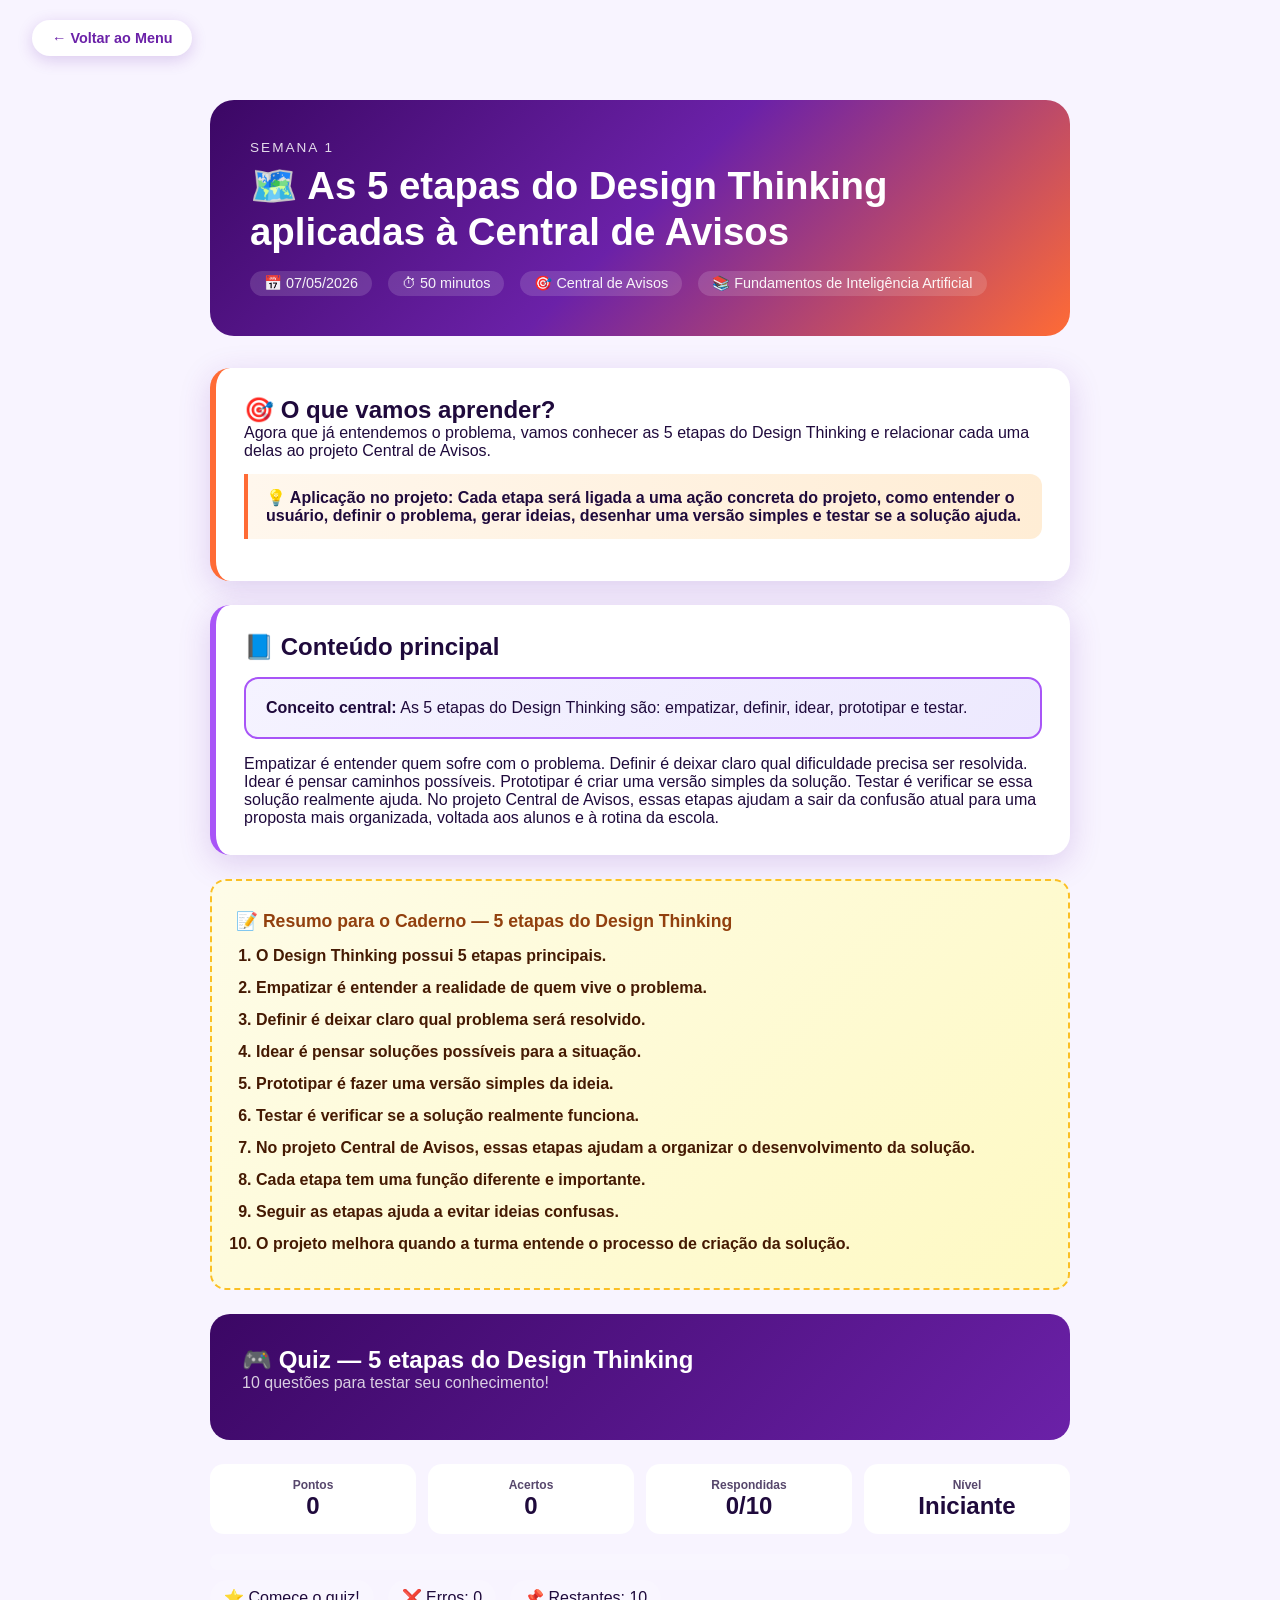
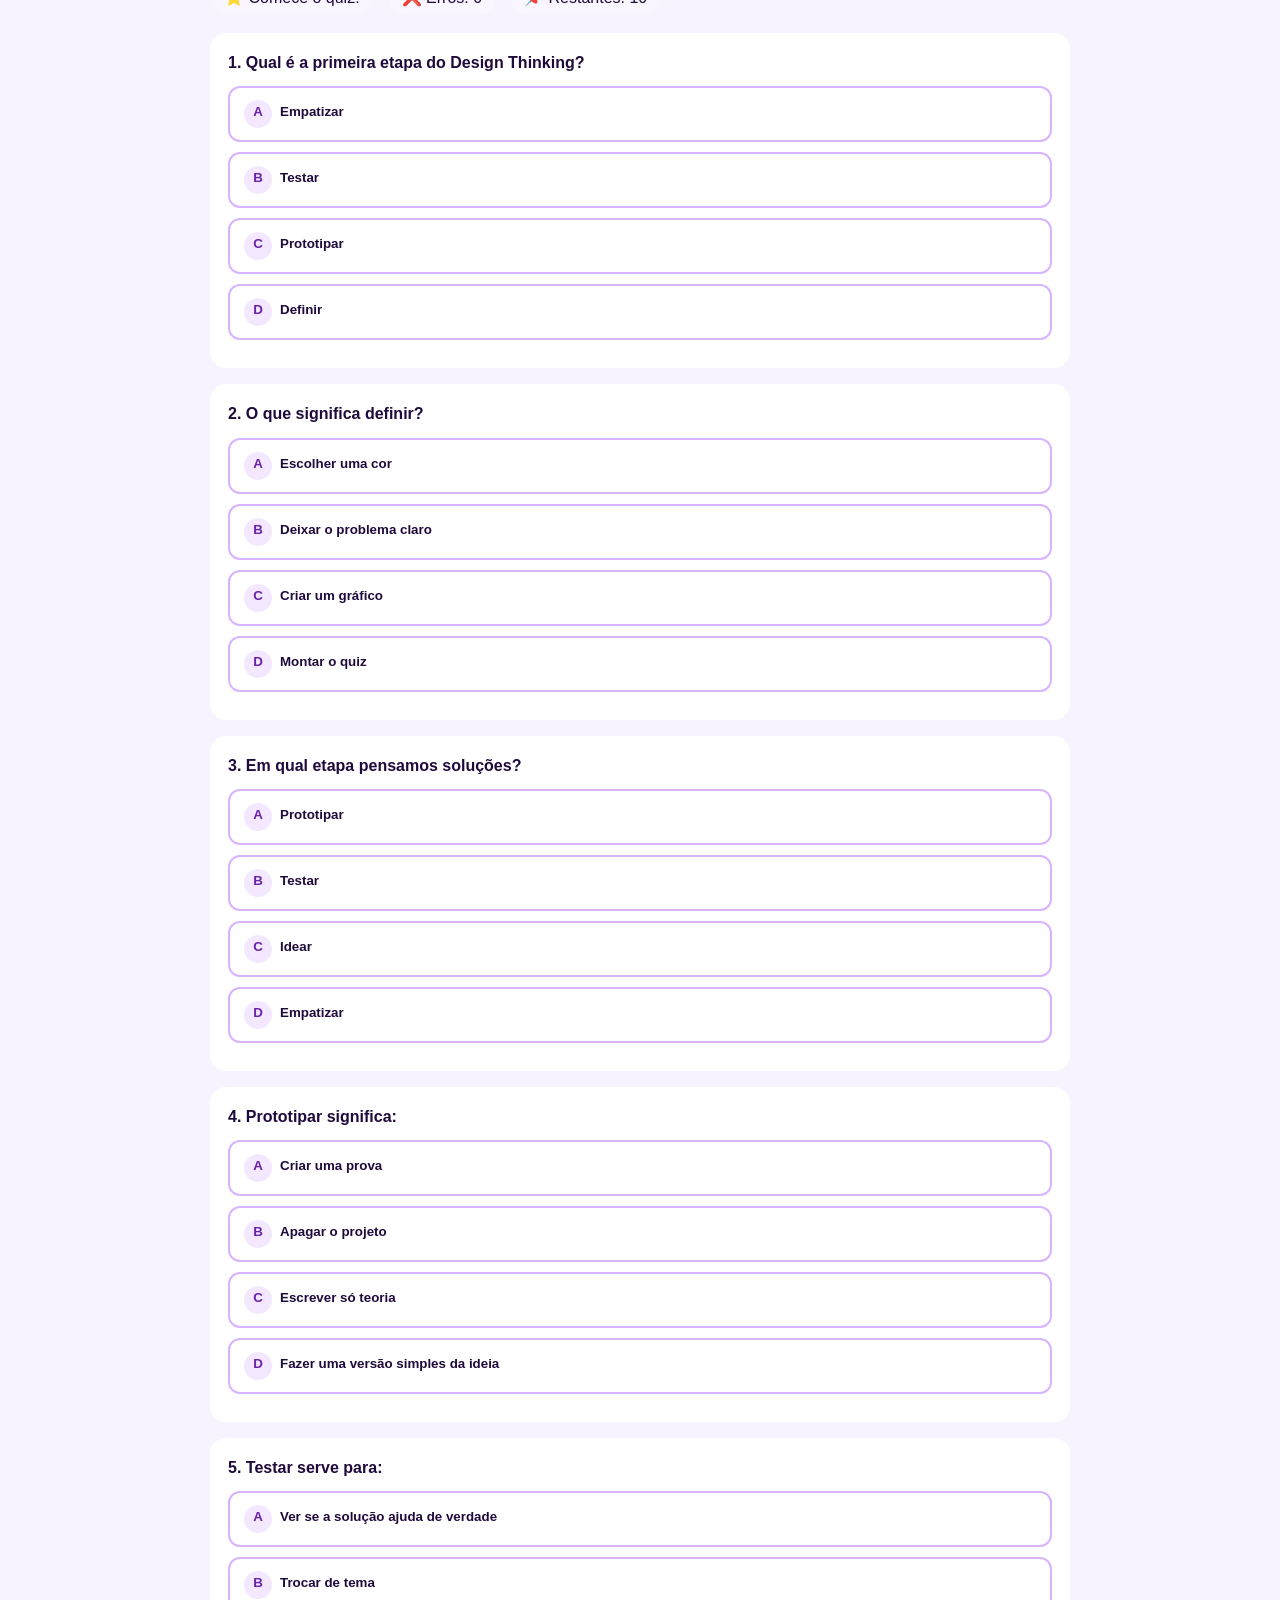
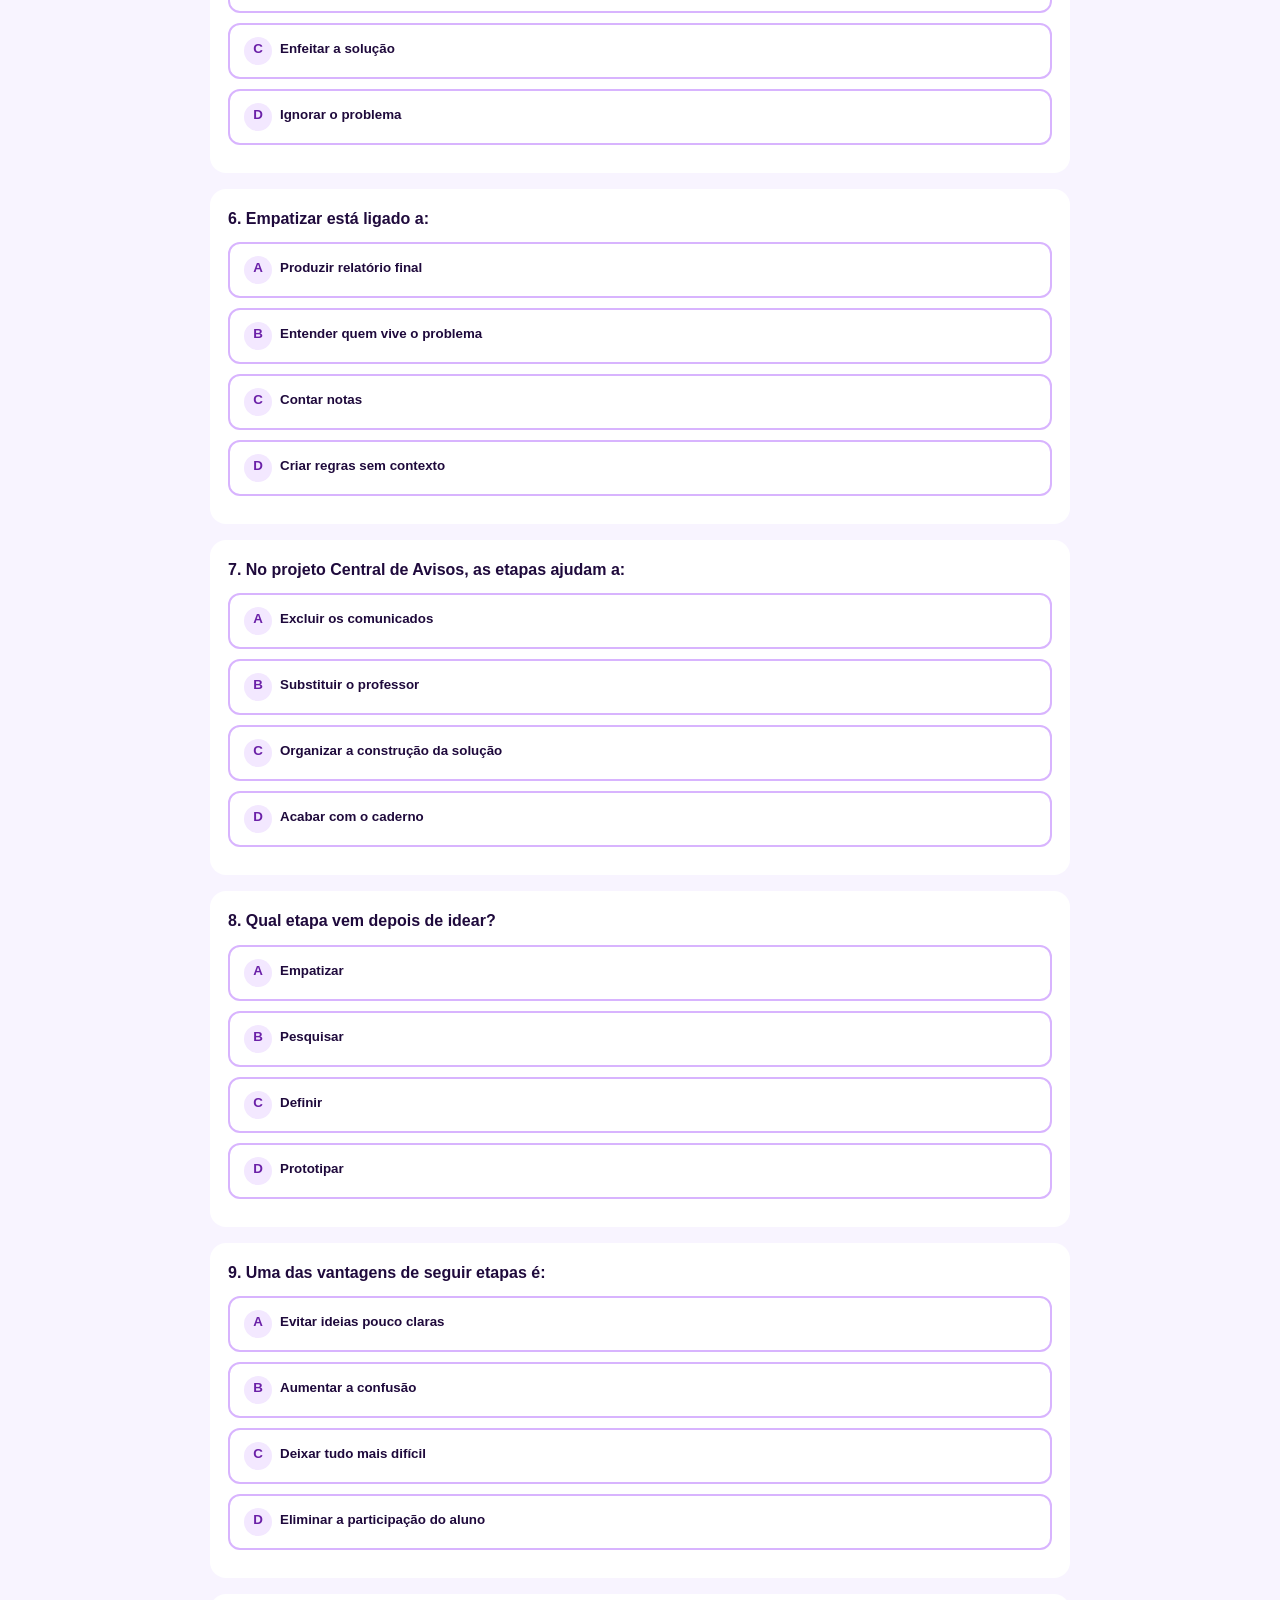
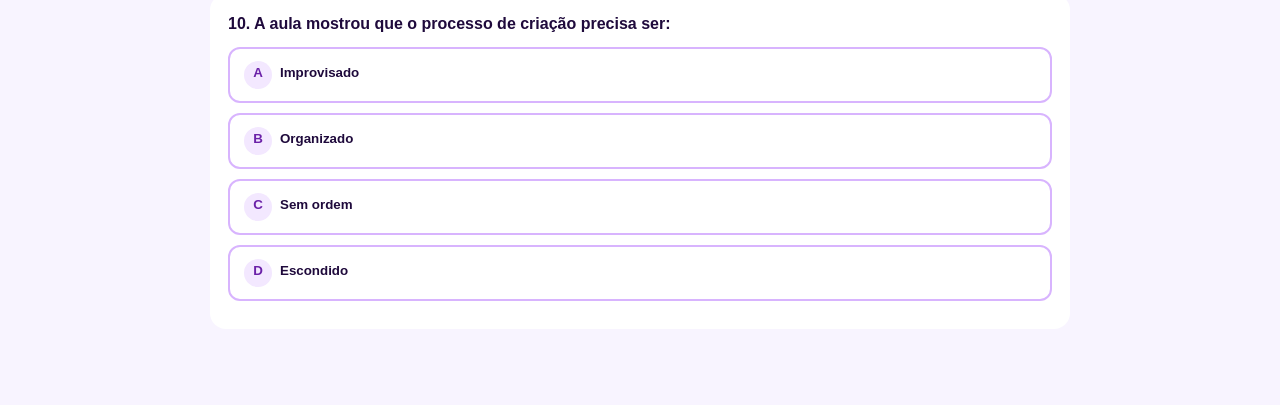
<file: aula02.html>
<!DOCTYPE html>
<html lang="pt-BR">
<head>
<meta charset="UTF-8">
<meta name="viewport" content="width=device-width, initial-scale=1.0">
<title>As 5 etapas do Design Thinking aplicadas à Central de Avisos - Fundamentos de Inteligência Artificial</title>
<link rel="stylesheet" href="style.css">
</head>
<body>
<a href="index.html" class="btn-back">← Voltar ao Menu</a>
<div class="aula-container">
  <div class="aula-hero">
    <div class="aula-num">SEMANA 1</div>
    <h1>🗺️ As 5 etapas do Design Thinking aplicadas à Central de Avisos</h1>
    <div class="aula-meta">
      <span>📅 07/05/2026</span>
      <span>⏱ 50 minutos</span>
      <span>🎯 Central de Avisos</span>
      <span>📚 Fundamentos de Inteligência Artificial</span>
    </div>
  </div>
  <div class="card">
    <h2>🎯 O que vamos aprender?</h2>
    <p>Agora que já entendemos o problema, vamos conhecer as 5 etapas do Design Thinking e relacionar cada uma delas ao projeto Central de Avisos.</p>
    <div class="destaque">💡 Aplicação no projeto: Cada etapa será ligada a uma ação concreta do projeto, como entender o usuário, definir o problema, gerar ideias, desenhar uma versão simples e testar se a solução ajuda.</div>
  </div>
  <div class="card roxo">
    <h2>📘 Conteúdo principal</h2>
    <div class="conceito-box"><strong>Conceito central:</strong> As 5 etapas do Design Thinking são: empatizar, definir, idear, prototipar e testar.</div>
    <p>Empatizar é entender quem sofre com o problema. Definir é deixar claro qual dificuldade precisa ser resolvida. Idear é pensar caminhos possíveis. Prototipar é criar uma versão simples da solução. Testar é verificar se essa solução realmente ajuda. No projeto Central de Avisos, essas etapas ajudam a sair da confusão atual para uma proposta mais organizada, voltada aos alunos e à rotina da escola.</p>
  </div>
  <div class="caderno-section">
    <h3>📝 Resumo para o Caderno — 5 etapas do Design Thinking</h3>
    <ol>
      <li>O Design Thinking possui 5 etapas principais.</li>
      <li>Empatizar é entender a realidade de quem vive o problema.</li>
      <li>Definir é deixar claro qual problema será resolvido.</li>
      <li>Idear é pensar soluções possíveis para a situação.</li>
      <li>Prototipar é fazer uma versão simples da ideia.</li>
      <li>Testar é verificar se a solução realmente funciona.</li>
      <li>No projeto Central de Avisos, essas etapas ajudam a organizar o desenvolvimento da solução.</li>
      <li>Cada etapa tem uma função diferente e importante.</li>
      <li>Seguir as etapas ajuda a evitar ideias confusas.</li>
      <li>O projeto melhora quando a turma entende o processo de criação da solução.</li>
    </ol>
  </div>
  <div class="quiz-section">
    <h2>🎮 Quiz — 5 etapas do Design Thinking</h2>
    <p style="opacity:0.8;margin-bottom:16px">10 questões para testar seu conhecimento!</p>
  </div>

  <div style="display:grid;grid-template-columns:repeat(4,1fr);gap:12px;margin:18px 0 20px;">
    <div style="background:#fff;color:#1F0A3C;border-radius:14px;padding:14px;text-align:center;font-weight:700;"><div style="font-size:12px;opacity:.75;">Pontos</div><div id="score" style="font-size:24px;">0</div></div>
    <div style="background:#fff;color:#1F0A3C;border-radius:14px;padding:14px;text-align:center;font-weight:700;"><div style="font-size:12px;opacity:.75;">Acertos</div><div id="hits" style="font-size:24px;">0</div></div>
    <div style="background:#fff;color:#1F0A3C;border-radius:14px;padding:14px;text-align:center;font-weight:700;"><div style="font-size:12px;opacity:.75;">Respondidas</div><div id="answered" style="font-size:24px;">0/10</div></div>
    <div style="background:#fff;color:#1F0A3C;border-radius:14px;padding:14px;text-align:center;font-weight:700;"><div style="font-size:12px;opacity:.75;">Nível</div><div id="level" style="font-size:24px;">Iniciante</div></div>
  </div>
  <div style="background:rgba(255,255,255,.18);border-radius:999px;height:16px;overflow:hidden;margin:12px 0 10px;">
    <div id="progressBar" style="height:100%;width:0%;background:linear-gradient(90deg,#FBBF24,#22C55E);transition:width .3s;"></div>
  </div>
  <div style="display:flex;gap:14px;flex-wrap:wrap;margin:0 0 18px;">
    <div style="background:rgba(255,255,255,.14);padding:8px 14px;border-radius:999px;">⭐ <span id="message">Comece o quiz!</span></div>
    <div style="background:rgba(255,255,255,.14);padding:8px 14px;border-radius:999px;">❌ Erros: <span id="errors">0</span></div>
    <div style="background:rgba(255,255,255,.14);padding:8px 14px;border-radius:999px;">📌 Restantes: <span id="remaining">10</span></div>
  </div>

<div id="quizQuestions">
<div class="quiz-item" data-correct="0" style="background:#fff;color:#1F0A3C;border-radius:16px;padding:18px;margin-bottom:16px;">
<p style="font-weight:700;margin-bottom:12px;line-height:1.45;">1. Qual é a primeira etapa do Design Thinking?</p><div class="quiz-options" style="display:grid;gap:10px;">
<button type="button" class="quiz-option" data-index="0" style="text-align:left;padding:12px 14px;border:2px solid #D8B4FE;border-radius:12px;background:#fff;color:#1F0A3C;font-weight:700;cursor:pointer;"><span style="display:inline-block;width:28px;height:28px;line-height:24px;text-align:center;border-radius:50%;background:#F3E8FF;color:#6B21A8;margin-right:8px;">A</span>Empatizar</button>
<button type="button" class="quiz-option" data-index="1" style="text-align:left;padding:12px 14px;border:2px solid #D8B4FE;border-radius:12px;background:#fff;color:#1F0A3C;font-weight:700;cursor:pointer;"><span style="display:inline-block;width:28px;height:28px;line-height:24px;text-align:center;border-radius:50%;background:#F3E8FF;color:#6B21A8;margin-right:8px;">B</span>Testar</button>
<button type="button" class="quiz-option" data-index="2" style="text-align:left;padding:12px 14px;border:2px solid #D8B4FE;border-radius:12px;background:#fff;color:#1F0A3C;font-weight:700;cursor:pointer;"><span style="display:inline-block;width:28px;height:28px;line-height:24px;text-align:center;border-radius:50%;background:#F3E8FF;color:#6B21A8;margin-right:8px;">C</span>Prototipar</button>
<button type="button" class="quiz-option" data-index="3" style="text-align:left;padding:12px 14px;border:2px solid #D8B4FE;border-radius:12px;background:#fff;color:#1F0A3C;font-weight:700;cursor:pointer;"><span style="display:inline-block;width:28px;height:28px;line-height:24px;text-align:center;border-radius:50%;background:#F3E8FF;color:#6B21A8;margin-right:8px;">D</span>Definir</button>
</div><div class="quiz-feedback" style="margin-top:10px;font-weight:700;"></div></div>
<div class="quiz-item" data-correct="1" style="background:#fff;color:#1F0A3C;border-radius:16px;padding:18px;margin-bottom:16px;">
<p style="font-weight:700;margin-bottom:12px;line-height:1.45;">2. O que significa definir?</p><div class="quiz-options" style="display:grid;gap:10px;">
<button type="button" class="quiz-option" data-index="0" style="text-align:left;padding:12px 14px;border:2px solid #D8B4FE;border-radius:12px;background:#fff;color:#1F0A3C;font-weight:700;cursor:pointer;"><span style="display:inline-block;width:28px;height:28px;line-height:24px;text-align:center;border-radius:50%;background:#F3E8FF;color:#6B21A8;margin-right:8px;">A</span>Escolher uma cor</button>
<button type="button" class="quiz-option" data-index="1" style="text-align:left;padding:12px 14px;border:2px solid #D8B4FE;border-radius:12px;background:#fff;color:#1F0A3C;font-weight:700;cursor:pointer;"><span style="display:inline-block;width:28px;height:28px;line-height:24px;text-align:center;border-radius:50%;background:#F3E8FF;color:#6B21A8;margin-right:8px;">B</span>Deixar o problema claro</button>
<button type="button" class="quiz-option" data-index="2" style="text-align:left;padding:12px 14px;border:2px solid #D8B4FE;border-radius:12px;background:#fff;color:#1F0A3C;font-weight:700;cursor:pointer;"><span style="display:inline-block;width:28px;height:28px;line-height:24px;text-align:center;border-radius:50%;background:#F3E8FF;color:#6B21A8;margin-right:8px;">C</span>Criar um gráfico</button>
<button type="button" class="quiz-option" data-index="3" style="text-align:left;padding:12px 14px;border:2px solid #D8B4FE;border-radius:12px;background:#fff;color:#1F0A3C;font-weight:700;cursor:pointer;"><span style="display:inline-block;width:28px;height:28px;line-height:24px;text-align:center;border-radius:50%;background:#F3E8FF;color:#6B21A8;margin-right:8px;">D</span>Montar o quiz</button>
</div><div class="quiz-feedback" style="margin-top:10px;font-weight:700;"></div></div>
<div class="quiz-item" data-correct="2" style="background:#fff;color:#1F0A3C;border-radius:16px;padding:18px;margin-bottom:16px;">
<p style="font-weight:700;margin-bottom:12px;line-height:1.45;">3. Em qual etapa pensamos soluções?</p><div class="quiz-options" style="display:grid;gap:10px;">
<button type="button" class="quiz-option" data-index="0" style="text-align:left;padding:12px 14px;border:2px solid #D8B4FE;border-radius:12px;background:#fff;color:#1F0A3C;font-weight:700;cursor:pointer;"><span style="display:inline-block;width:28px;height:28px;line-height:24px;text-align:center;border-radius:50%;background:#F3E8FF;color:#6B21A8;margin-right:8px;">A</span>Prototipar</button>
<button type="button" class="quiz-option" data-index="1" style="text-align:left;padding:12px 14px;border:2px solid #D8B4FE;border-radius:12px;background:#fff;color:#1F0A3C;font-weight:700;cursor:pointer;"><span style="display:inline-block;width:28px;height:28px;line-height:24px;text-align:center;border-radius:50%;background:#F3E8FF;color:#6B21A8;margin-right:8px;">B</span>Testar</button>
<button type="button" class="quiz-option" data-index="2" style="text-align:left;padding:12px 14px;border:2px solid #D8B4FE;border-radius:12px;background:#fff;color:#1F0A3C;font-weight:700;cursor:pointer;"><span style="display:inline-block;width:28px;height:28px;line-height:24px;text-align:center;border-radius:50%;background:#F3E8FF;color:#6B21A8;margin-right:8px;">C</span>Idear</button>
<button type="button" class="quiz-option" data-index="3" style="text-align:left;padding:12px 14px;border:2px solid #D8B4FE;border-radius:12px;background:#fff;color:#1F0A3C;font-weight:700;cursor:pointer;"><span style="display:inline-block;width:28px;height:28px;line-height:24px;text-align:center;border-radius:50%;background:#F3E8FF;color:#6B21A8;margin-right:8px;">D</span>Empatizar</button>
</div><div class="quiz-feedback" style="margin-top:10px;font-weight:700;"></div></div>
<div class="quiz-item" data-correct="3" style="background:#fff;color:#1F0A3C;border-radius:16px;padding:18px;margin-bottom:16px;">
<p style="font-weight:700;margin-bottom:12px;line-height:1.45;">4. Prototipar significa:</p><div class="quiz-options" style="display:grid;gap:10px;">
<button type="button" class="quiz-option" data-index="0" style="text-align:left;padding:12px 14px;border:2px solid #D8B4FE;border-radius:12px;background:#fff;color:#1F0A3C;font-weight:700;cursor:pointer;"><span style="display:inline-block;width:28px;height:28px;line-height:24px;text-align:center;border-radius:50%;background:#F3E8FF;color:#6B21A8;margin-right:8px;">A</span>Criar uma prova</button>
<button type="button" class="quiz-option" data-index="1" style="text-align:left;padding:12px 14px;border:2px solid #D8B4FE;border-radius:12px;background:#fff;color:#1F0A3C;font-weight:700;cursor:pointer;"><span style="display:inline-block;width:28px;height:28px;line-height:24px;text-align:center;border-radius:50%;background:#F3E8FF;color:#6B21A8;margin-right:8px;">B</span>Apagar o projeto</button>
<button type="button" class="quiz-option" data-index="2" style="text-align:left;padding:12px 14px;border:2px solid #D8B4FE;border-radius:12px;background:#fff;color:#1F0A3C;font-weight:700;cursor:pointer;"><span style="display:inline-block;width:28px;height:28px;line-height:24px;text-align:center;border-radius:50%;background:#F3E8FF;color:#6B21A8;margin-right:8px;">C</span>Escrever só teoria</button>
<button type="button" class="quiz-option" data-index="3" style="text-align:left;padding:12px 14px;border:2px solid #D8B4FE;border-radius:12px;background:#fff;color:#1F0A3C;font-weight:700;cursor:pointer;"><span style="display:inline-block;width:28px;height:28px;line-height:24px;text-align:center;border-radius:50%;background:#F3E8FF;color:#6B21A8;margin-right:8px;">D</span>Fazer uma versão simples da ideia</button>
</div><div class="quiz-feedback" style="margin-top:10px;font-weight:700;"></div></div>
<div class="quiz-item" data-correct="0" style="background:#fff;color:#1F0A3C;border-radius:16px;padding:18px;margin-bottom:16px;">
<p style="font-weight:700;margin-bottom:12px;line-height:1.45;">5. Testar serve para:</p><div class="quiz-options" style="display:grid;gap:10px;">
<button type="button" class="quiz-option" data-index="0" style="text-align:left;padding:12px 14px;border:2px solid #D8B4FE;border-radius:12px;background:#fff;color:#1F0A3C;font-weight:700;cursor:pointer;"><span style="display:inline-block;width:28px;height:28px;line-height:24px;text-align:center;border-radius:50%;background:#F3E8FF;color:#6B21A8;margin-right:8px;">A</span>Ver se a solução ajuda de verdade</button>
<button type="button" class="quiz-option" data-index="1" style="text-align:left;padding:12px 14px;border:2px solid #D8B4FE;border-radius:12px;background:#fff;color:#1F0A3C;font-weight:700;cursor:pointer;"><span style="display:inline-block;width:28px;height:28px;line-height:24px;text-align:center;border-radius:50%;background:#F3E8FF;color:#6B21A8;margin-right:8px;">B</span>Trocar de tema</button>
<button type="button" class="quiz-option" data-index="2" style="text-align:left;padding:12px 14px;border:2px solid #D8B4FE;border-radius:12px;background:#fff;color:#1F0A3C;font-weight:700;cursor:pointer;"><span style="display:inline-block;width:28px;height:28px;line-height:24px;text-align:center;border-radius:50%;background:#F3E8FF;color:#6B21A8;margin-right:8px;">C</span>Enfeitar a solução</button>
<button type="button" class="quiz-option" data-index="3" style="text-align:left;padding:12px 14px;border:2px solid #D8B4FE;border-radius:12px;background:#fff;color:#1F0A3C;font-weight:700;cursor:pointer;"><span style="display:inline-block;width:28px;height:28px;line-height:24px;text-align:center;border-radius:50%;background:#F3E8FF;color:#6B21A8;margin-right:8px;">D</span>Ignorar o problema</button>
</div><div class="quiz-feedback" style="margin-top:10px;font-weight:700;"></div></div>
<div class="quiz-item" data-correct="1" style="background:#fff;color:#1F0A3C;border-radius:16px;padding:18px;margin-bottom:16px;">
<p style="font-weight:700;margin-bottom:12px;line-height:1.45;">6. Empatizar está ligado a:</p><div class="quiz-options" style="display:grid;gap:10px;">
<button type="button" class="quiz-option" data-index="0" style="text-align:left;padding:12px 14px;border:2px solid #D8B4FE;border-radius:12px;background:#fff;color:#1F0A3C;font-weight:700;cursor:pointer;"><span style="display:inline-block;width:28px;height:28px;line-height:24px;text-align:center;border-radius:50%;background:#F3E8FF;color:#6B21A8;margin-right:8px;">A</span>Produzir relatório final</button>
<button type="button" class="quiz-option" data-index="1" style="text-align:left;padding:12px 14px;border:2px solid #D8B4FE;border-radius:12px;background:#fff;color:#1F0A3C;font-weight:700;cursor:pointer;"><span style="display:inline-block;width:28px;height:28px;line-height:24px;text-align:center;border-radius:50%;background:#F3E8FF;color:#6B21A8;margin-right:8px;">B</span>Entender quem vive o problema</button>
<button type="button" class="quiz-option" data-index="2" style="text-align:left;padding:12px 14px;border:2px solid #D8B4FE;border-radius:12px;background:#fff;color:#1F0A3C;font-weight:700;cursor:pointer;"><span style="display:inline-block;width:28px;height:28px;line-height:24px;text-align:center;border-radius:50%;background:#F3E8FF;color:#6B21A8;margin-right:8px;">C</span>Contar notas</button>
<button type="button" class="quiz-option" data-index="3" style="text-align:left;padding:12px 14px;border:2px solid #D8B4FE;border-radius:12px;background:#fff;color:#1F0A3C;font-weight:700;cursor:pointer;"><span style="display:inline-block;width:28px;height:28px;line-height:24px;text-align:center;border-radius:50%;background:#F3E8FF;color:#6B21A8;margin-right:8px;">D</span>Criar regras sem contexto</button>
</div><div class="quiz-feedback" style="margin-top:10px;font-weight:700;"></div></div>
<div class="quiz-item" data-correct="2" style="background:#fff;color:#1F0A3C;border-radius:16px;padding:18px;margin-bottom:16px;">
<p style="font-weight:700;margin-bottom:12px;line-height:1.45;">7. No projeto Central de Avisos, as etapas ajudam a:</p><div class="quiz-options" style="display:grid;gap:10px;">
<button type="button" class="quiz-option" data-index="0" style="text-align:left;padding:12px 14px;border:2px solid #D8B4FE;border-radius:12px;background:#fff;color:#1F0A3C;font-weight:700;cursor:pointer;"><span style="display:inline-block;width:28px;height:28px;line-height:24px;text-align:center;border-radius:50%;background:#F3E8FF;color:#6B21A8;margin-right:8px;">A</span>Excluir os comunicados</button>
<button type="button" class="quiz-option" data-index="1" style="text-align:left;padding:12px 14px;border:2px solid #D8B4FE;border-radius:12px;background:#fff;color:#1F0A3C;font-weight:700;cursor:pointer;"><span style="display:inline-block;width:28px;height:28px;line-height:24px;text-align:center;border-radius:50%;background:#F3E8FF;color:#6B21A8;margin-right:8px;">B</span>Substituir o professor</button>
<button type="button" class="quiz-option" data-index="2" style="text-align:left;padding:12px 14px;border:2px solid #D8B4FE;border-radius:12px;background:#fff;color:#1F0A3C;font-weight:700;cursor:pointer;"><span style="display:inline-block;width:28px;height:28px;line-height:24px;text-align:center;border-radius:50%;background:#F3E8FF;color:#6B21A8;margin-right:8px;">C</span>Organizar a construção da solução</button>
<button type="button" class="quiz-option" data-index="3" style="text-align:left;padding:12px 14px;border:2px solid #D8B4FE;border-radius:12px;background:#fff;color:#1F0A3C;font-weight:700;cursor:pointer;"><span style="display:inline-block;width:28px;height:28px;line-height:24px;text-align:center;border-radius:50%;background:#F3E8FF;color:#6B21A8;margin-right:8px;">D</span>Acabar com o caderno</button>
</div><div class="quiz-feedback" style="margin-top:10px;font-weight:700;"></div></div>
<div class="quiz-item" data-correct="3" style="background:#fff;color:#1F0A3C;border-radius:16px;padding:18px;margin-bottom:16px;">
<p style="font-weight:700;margin-bottom:12px;line-height:1.45;">8. Qual etapa vem depois de idear?</p><div class="quiz-options" style="display:grid;gap:10px;">
<button type="button" class="quiz-option" data-index="0" style="text-align:left;padding:12px 14px;border:2px solid #D8B4FE;border-radius:12px;background:#fff;color:#1F0A3C;font-weight:700;cursor:pointer;"><span style="display:inline-block;width:28px;height:28px;line-height:24px;text-align:center;border-radius:50%;background:#F3E8FF;color:#6B21A8;margin-right:8px;">A</span>Empatizar</button>
<button type="button" class="quiz-option" data-index="1" style="text-align:left;padding:12px 14px;border:2px solid #D8B4FE;border-radius:12px;background:#fff;color:#1F0A3C;font-weight:700;cursor:pointer;"><span style="display:inline-block;width:28px;height:28px;line-height:24px;text-align:center;border-radius:50%;background:#F3E8FF;color:#6B21A8;margin-right:8px;">B</span>Pesquisar</button>
<button type="button" class="quiz-option" data-index="2" style="text-align:left;padding:12px 14px;border:2px solid #D8B4FE;border-radius:12px;background:#fff;color:#1F0A3C;font-weight:700;cursor:pointer;"><span style="display:inline-block;width:28px;height:28px;line-height:24px;text-align:center;border-radius:50%;background:#F3E8FF;color:#6B21A8;margin-right:8px;">C</span>Definir</button>
<button type="button" class="quiz-option" data-index="3" style="text-align:left;padding:12px 14px;border:2px solid #D8B4FE;border-radius:12px;background:#fff;color:#1F0A3C;font-weight:700;cursor:pointer;"><span style="display:inline-block;width:28px;height:28px;line-height:24px;text-align:center;border-radius:50%;background:#F3E8FF;color:#6B21A8;margin-right:8px;">D</span>Prototipar</button>
</div><div class="quiz-feedback" style="margin-top:10px;font-weight:700;"></div></div>
<div class="quiz-item" data-correct="0" style="background:#fff;color:#1F0A3C;border-radius:16px;padding:18px;margin-bottom:16px;">
<p style="font-weight:700;margin-bottom:12px;line-height:1.45;">9. Uma das vantagens de seguir etapas é:</p><div class="quiz-options" style="display:grid;gap:10px;">
<button type="button" class="quiz-option" data-index="0" style="text-align:left;padding:12px 14px;border:2px solid #D8B4FE;border-radius:12px;background:#fff;color:#1F0A3C;font-weight:700;cursor:pointer;"><span style="display:inline-block;width:28px;height:28px;line-height:24px;text-align:center;border-radius:50%;background:#F3E8FF;color:#6B21A8;margin-right:8px;">A</span>Evitar ideias pouco claras</button>
<button type="button" class="quiz-option" data-index="1" style="text-align:left;padding:12px 14px;border:2px solid #D8B4FE;border-radius:12px;background:#fff;color:#1F0A3C;font-weight:700;cursor:pointer;"><span style="display:inline-block;width:28px;height:28px;line-height:24px;text-align:center;border-radius:50%;background:#F3E8FF;color:#6B21A8;margin-right:8px;">B</span>Aumentar a confusão</button>
<button type="button" class="quiz-option" data-index="2" style="text-align:left;padding:12px 14px;border:2px solid #D8B4FE;border-radius:12px;background:#fff;color:#1F0A3C;font-weight:700;cursor:pointer;"><span style="display:inline-block;width:28px;height:28px;line-height:24px;text-align:center;border-radius:50%;background:#F3E8FF;color:#6B21A8;margin-right:8px;">C</span>Deixar tudo mais difícil</button>
<button type="button" class="quiz-option" data-index="3" style="text-align:left;padding:12px 14px;border:2px solid #D8B4FE;border-radius:12px;background:#fff;color:#1F0A3C;font-weight:700;cursor:pointer;"><span style="display:inline-block;width:28px;height:28px;line-height:24px;text-align:center;border-radius:50%;background:#F3E8FF;color:#6B21A8;margin-right:8px;">D</span>Eliminar a participação do aluno</button>
</div><div class="quiz-feedback" style="margin-top:10px;font-weight:700;"></div></div>
<div class="quiz-item" data-correct="1" style="background:#fff;color:#1F0A3C;border-radius:16px;padding:18px;margin-bottom:16px;">
<p style="font-weight:700;margin-bottom:12px;line-height:1.45;">10. A aula mostrou que o processo de criação precisa ser:</p><div class="quiz-options" style="display:grid;gap:10px;">
<button type="button" class="quiz-option" data-index="0" style="text-align:left;padding:12px 14px;border:2px solid #D8B4FE;border-radius:12px;background:#fff;color:#1F0A3C;font-weight:700;cursor:pointer;"><span style="display:inline-block;width:28px;height:28px;line-height:24px;text-align:center;border-radius:50%;background:#F3E8FF;color:#6B21A8;margin-right:8px;">A</span>Improvisado</button>
<button type="button" class="quiz-option" data-index="1" style="text-align:left;padding:12px 14px;border:2px solid #D8B4FE;border-radius:12px;background:#fff;color:#1F0A3C;font-weight:700;cursor:pointer;"><span style="display:inline-block;width:28px;height:28px;line-height:24px;text-align:center;border-radius:50%;background:#F3E8FF;color:#6B21A8;margin-right:8px;">B</span>Organizado</button>
<button type="button" class="quiz-option" data-index="2" style="text-align:left;padding:12px 14px;border:2px solid #D8B4FE;border-radius:12px;background:#fff;color:#1F0A3C;font-weight:700;cursor:pointer;"><span style="display:inline-block;width:28px;height:28px;line-height:24px;text-align:center;border-radius:50%;background:#F3E8FF;color:#6B21A8;margin-right:8px;">C</span>Sem ordem</button>
<button type="button" class="quiz-option" data-index="3" style="text-align:left;padding:12px 14px;border:2px solid #D8B4FE;border-radius:12px;background:#fff;color:#1F0A3C;font-weight:700;cursor:pointer;"><span style="display:inline-block;width:28px;height:28px;line-height:24px;text-align:center;border-radius:50%;background:#F3E8FF;color:#6B21A8;margin-right:8px;">D</span>Escondido</button>
</div><div class="quiz-feedback" style="margin-top:10px;font-weight:700;"></div></div>
</div>

<div id="quizFinal" style="display:none;background:#fff;color:#1F0A3C;border-radius:16px;padding:18px;margin-top:18px;">
<h3 style="margin-bottom:8px;">🏁 Resultado final</h3>
<p id="finalText" style="line-height:1.5;"></p>
<button type="button" onclick="restartQuiz()" style="margin-top:12px;padding:12px 18px;border:none;border-radius:12px;background:#FFB347;color:#1F0A3C;font-weight:800;cursor:pointer;">🔄 Reiniciar quiz</button>
</div>
<script>
(function(){
  const items=[...document.querySelectorAll('.quiz-item')];
  let score=0,hits=0,answered=0;
  function updatePanel(){
    document.getElementById('score').textContent=score;
    document.getElementById('hits').textContent=hits;
    document.getElementById('answered').textContent=`${answered}/10`;
    document.getElementById('errors').textContent=answered-hits;
    document.getElementById('remaining').textContent=10-answered;
    document.getElementById('progressBar').style.width=(answered*10)+'%';
    let level='Iniciante';
    if(score>=80) level='Especialista';
    else if(score>=50) level='Avançando';
    else if(score>=20) level='Em prática';
    document.getElementById('level').textContent=level;
    document.getElementById('message').textContent = answered===0 ? 'Comece o quiz!' :
      answered<10 ? (hits>=answered/2 ? 'Bom trabalho! Continue assim.' : 'Atenção aos conceitos principais.') :
      (score>=70 ? 'Ótimo desempenho!' : 'Revise o resumo e tente de novo.');
    if(answered===10){
      document.getElementById('quizFinal').style.display='block';
      document.getElementById('finalText').textContent=`Você concluiu o quiz com ${score} pontos, ${hits} acertos e ${10-hits} erros.`;
    }
  }
  items.forEach(item=>{
    const correct=Number(item.dataset.correct);
    const buttons=[...item.querySelectorAll('.quiz-option')];
    const feedback=item.querySelector('.quiz-feedback');
    buttons.forEach(btn=>{
      btn.addEventListener('click', ()=>{
        if(item.dataset.done==='1') return;
        item.dataset.done='1';
        answered++;
        const selected=Number(btn.dataset.index);
        buttons.forEach((b,i)=>{
          b.disabled=true;
          b.style.cursor='default';
          if(i===correct){
            b.style.background='#DCFCE7';
            b.style.borderColor='#22C55E';
          }
        });
        if(selected===correct){
          score+=10; hits++;
          btn.style.background='#DCFCE7';
          btn.style.borderColor='#22C55E';
          feedback.textContent='✅ Resposta correta!';
          feedback.style.color='#166534';
        }else{
          btn.style.background='#FEE2E2';
          btn.style.borderColor='#EF4444';
          feedback.textContent='❌ Resposta incorreta.';
          feedback.style.color='#991B1B';
        }
        updatePanel();
      });
    });
  });
  window.restartQuiz=function(){
    score=0;hits=0;answered=0;
    items.forEach(item=>{
      item.dataset.done='0';
      item.querySelector('.quiz-feedback').textContent='';
      item.querySelectorAll('.quiz-option').forEach(btn=>{
        btn.disabled=false;
        btn.style.cursor='pointer';
        btn.style.background='#fff';
        btn.style.borderColor='#D8B4FE';
      });
    });
    document.getElementById('quizFinal').style.display='none';
    updatePanel();
  };
  updatePanel();
})();
</script>

</div>
</body>
</html>
</file>
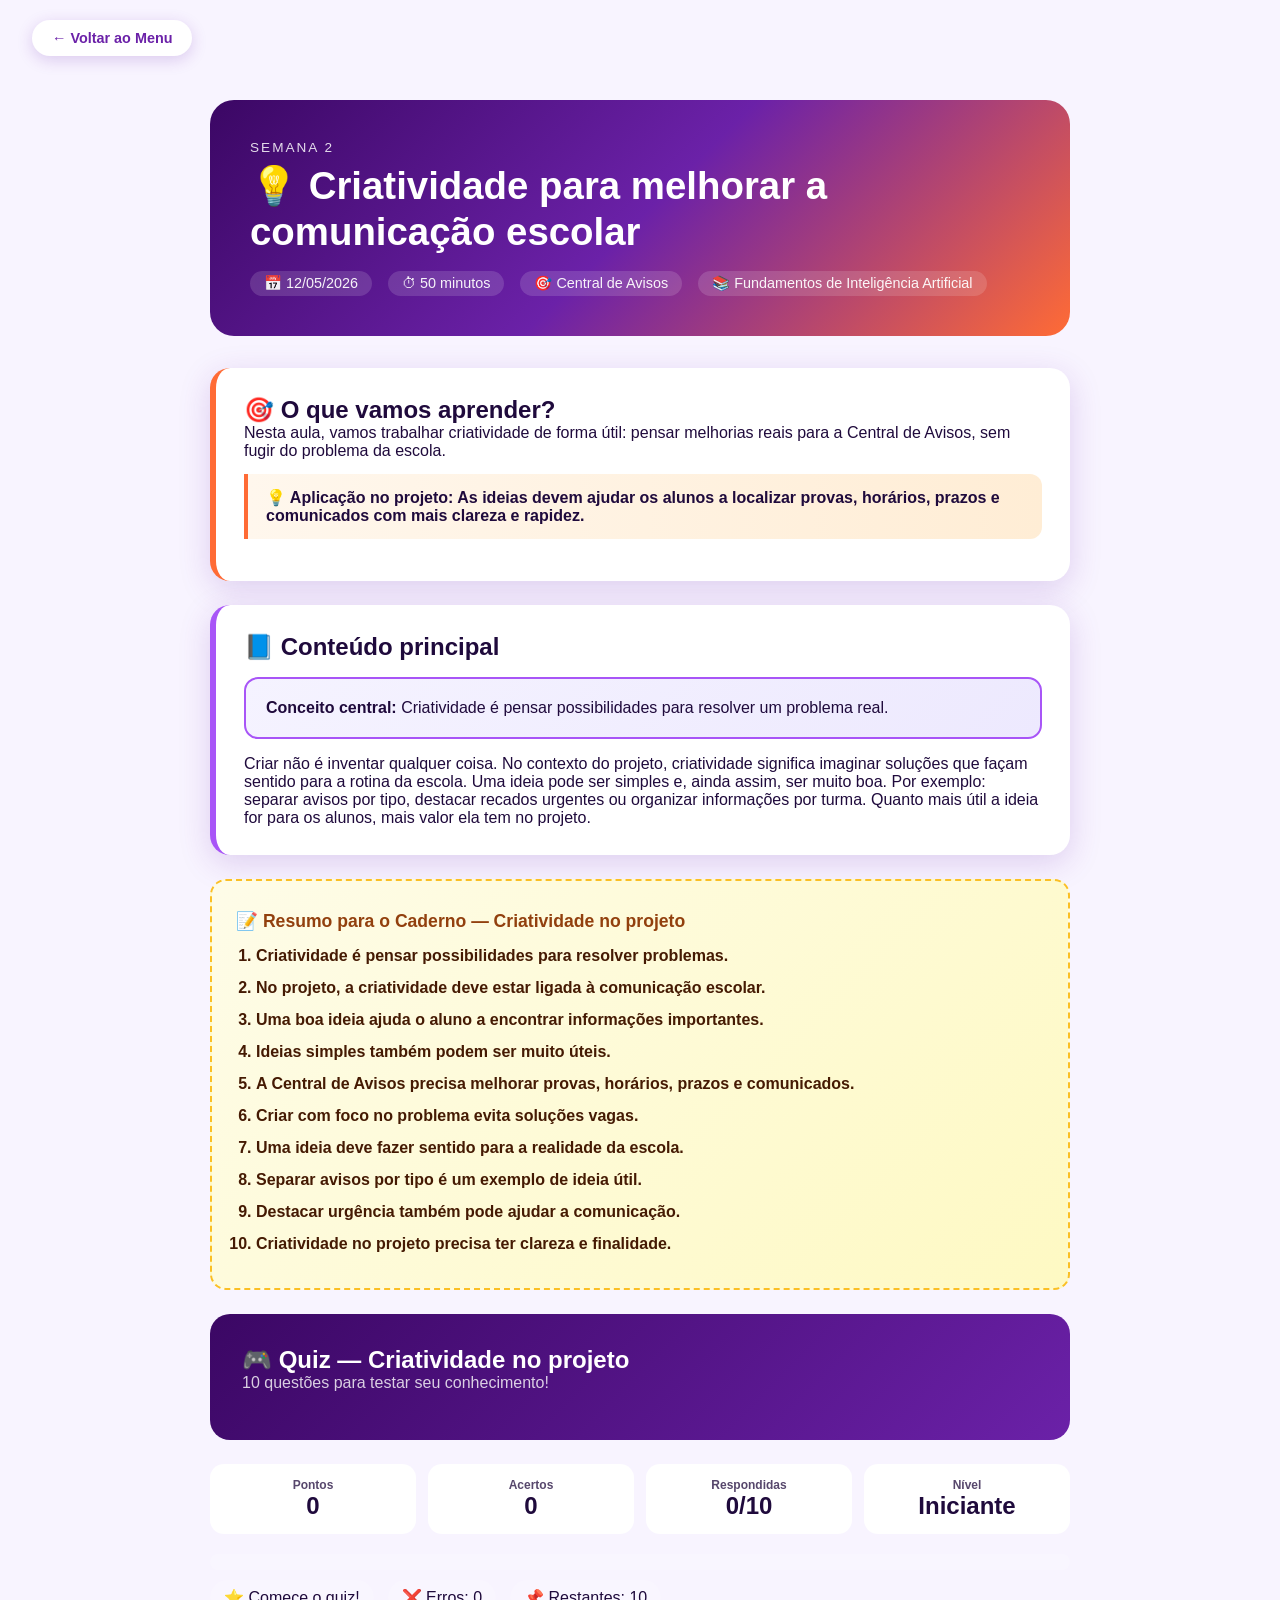
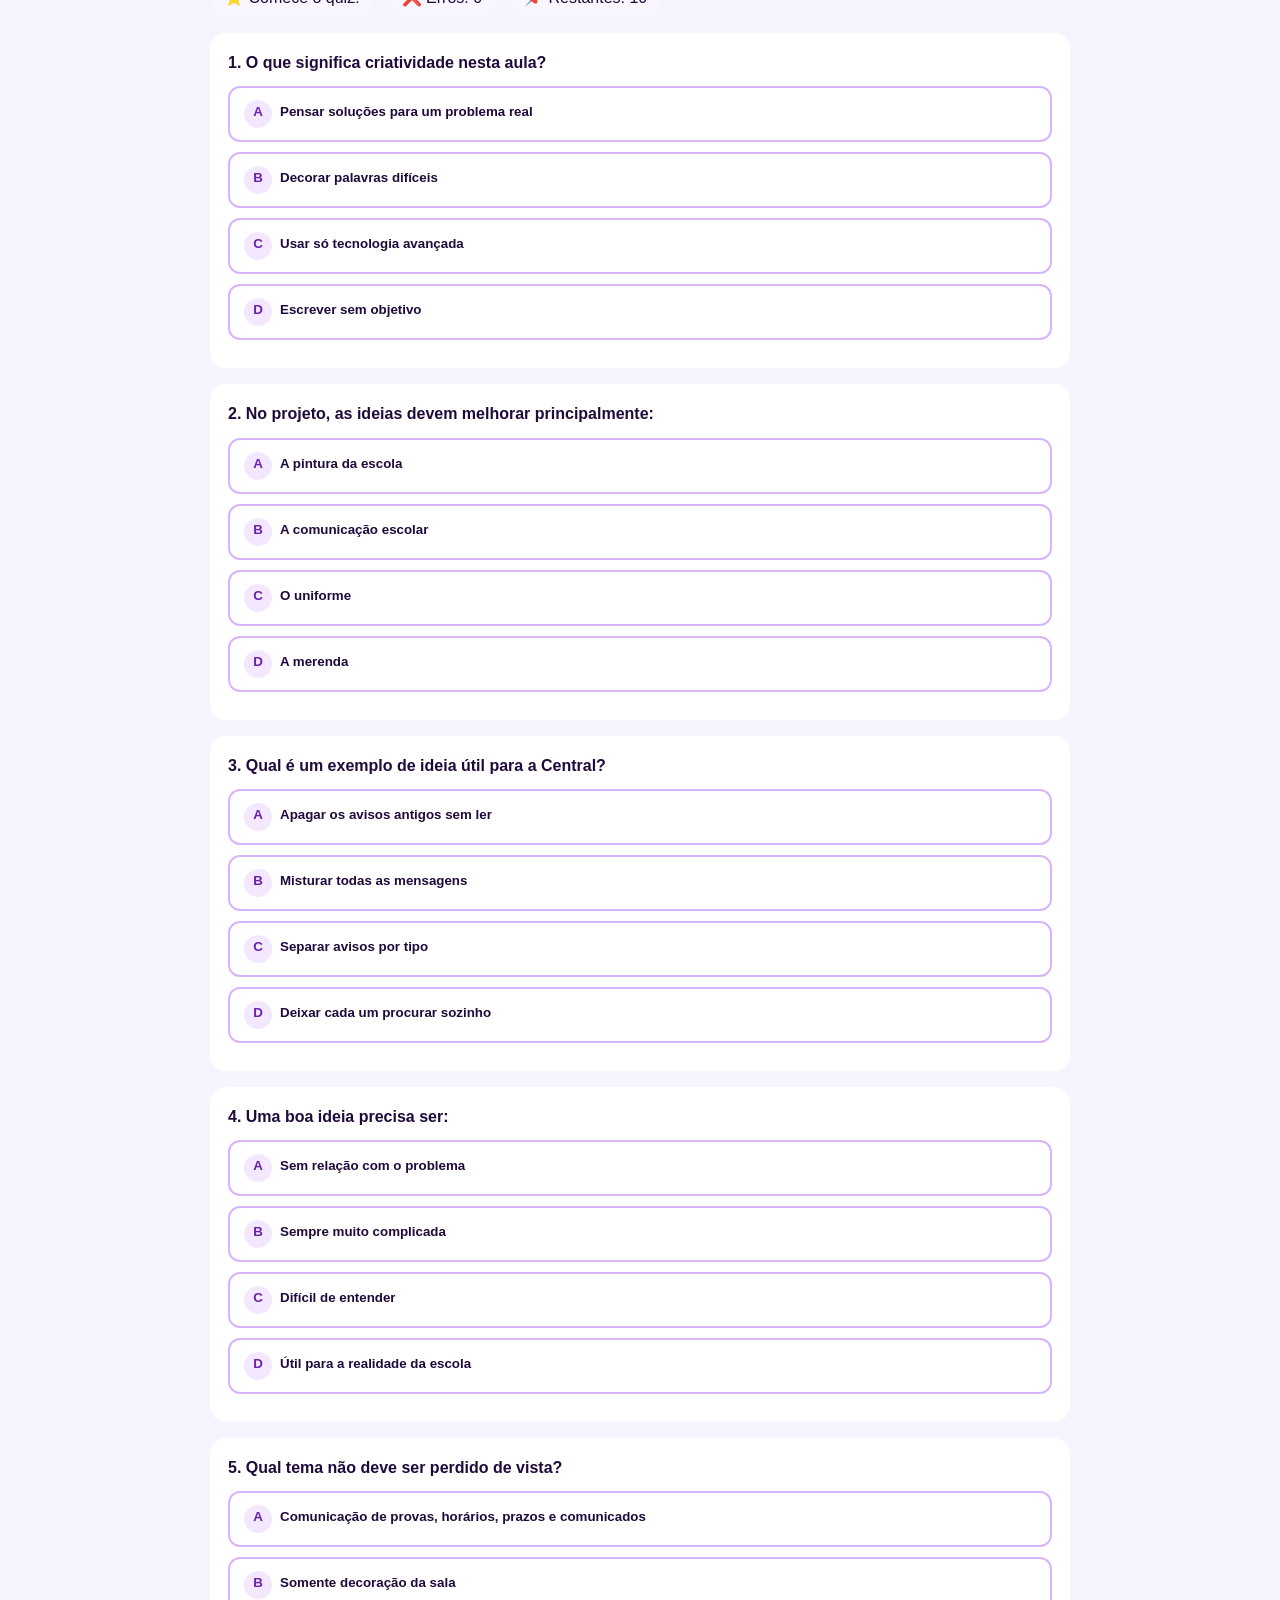
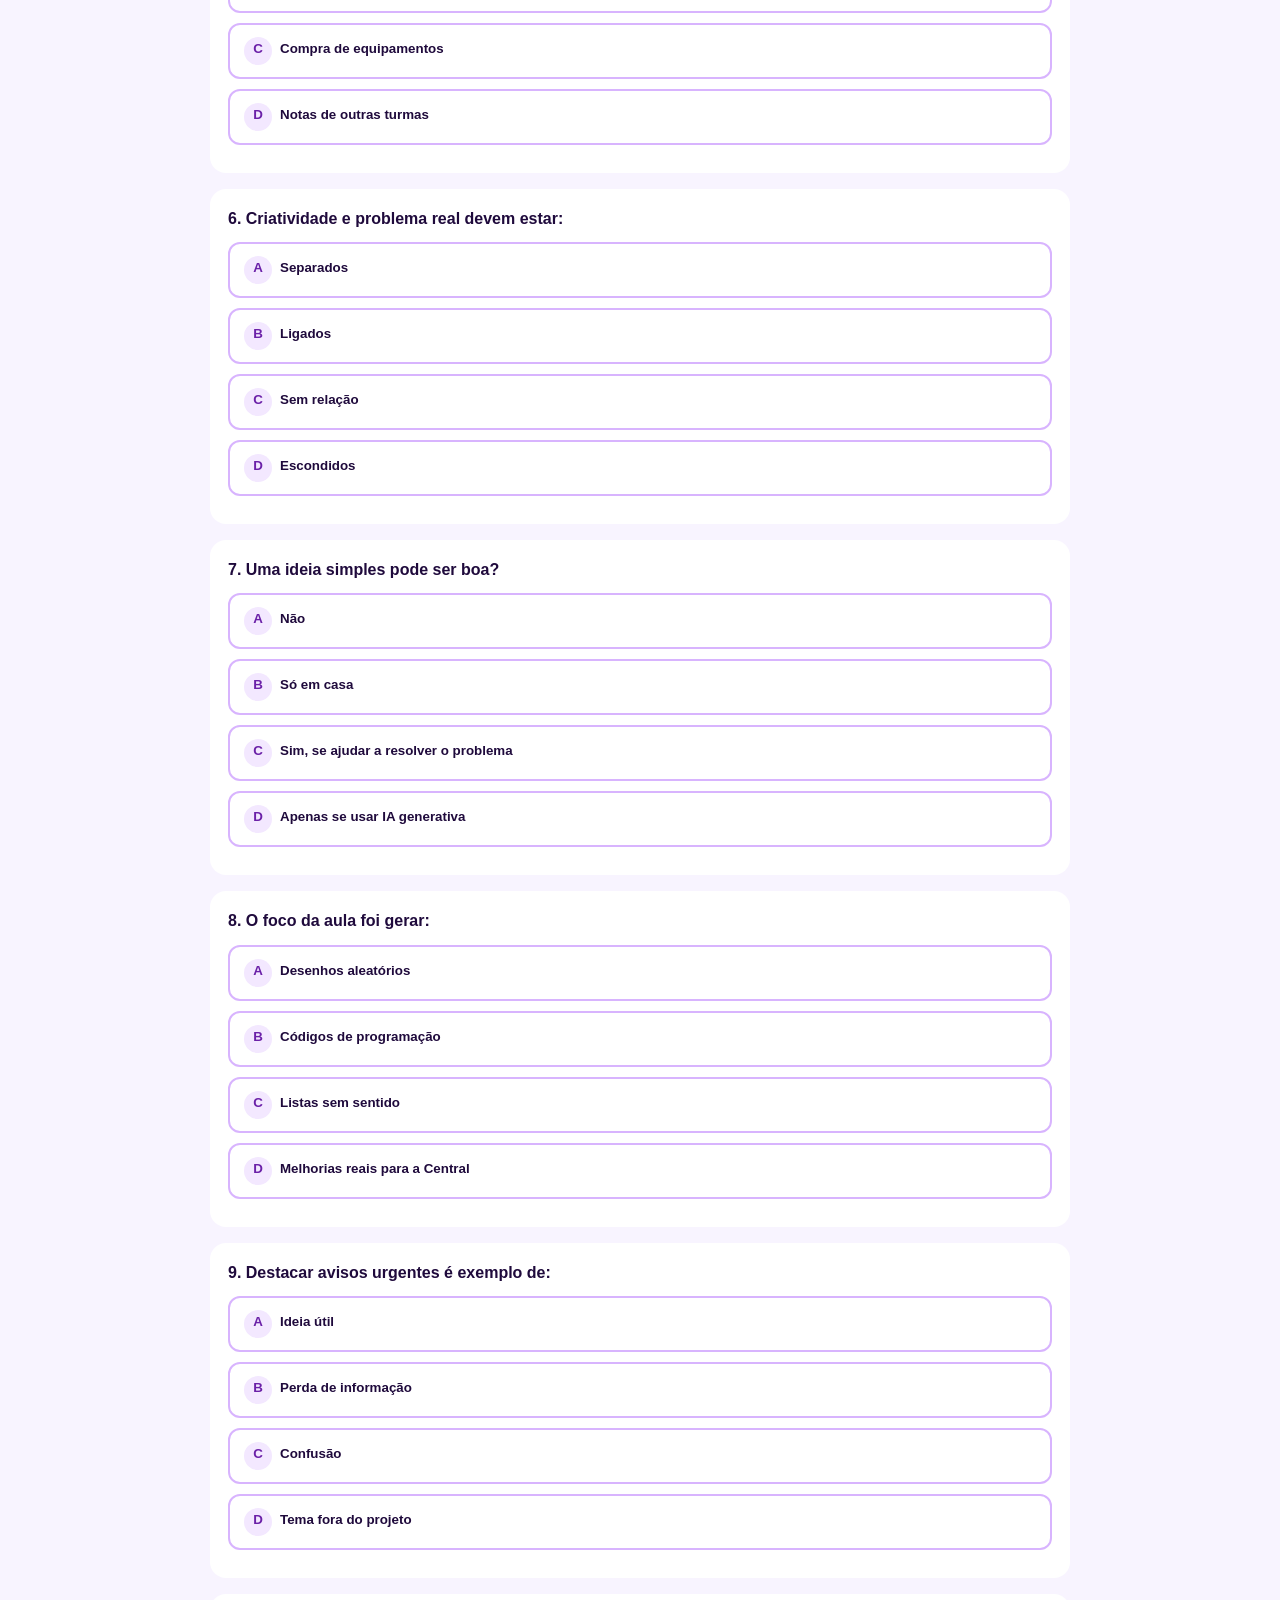
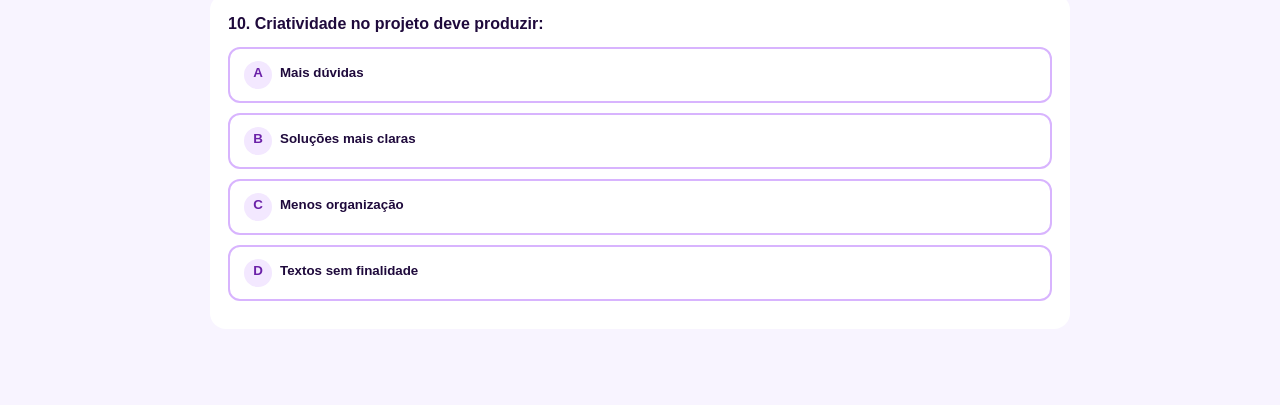
<file: aula03.html>
<!DOCTYPE html>
<html lang="pt-BR">
<head>
<meta charset="UTF-8">
<meta name="viewport" content="width=device-width, initial-scale=1.0">
<title>Criatividade para melhorar a comunicação escolar - Fundamentos de Inteligência Artificial</title>
<link rel="stylesheet" href="style.css">
</head>
<body>
<a href="index.html" class="btn-back">← Voltar ao Menu</a>
<div class="aula-container">
  <div class="aula-hero">
    <div class="aula-num">SEMANA 2</div>
    <h1>💡 Criatividade para melhorar a comunicação escolar</h1>
    <div class="aula-meta">
      <span>📅 12/05/2026</span>
      <span>⏱ 50 minutos</span>
      <span>🎯 Central de Avisos</span>
      <span>📚 Fundamentos de Inteligência Artificial</span>
    </div>
  </div>
  <div class="card">
    <h2>🎯 O que vamos aprender?</h2>
    <p>Nesta aula, vamos trabalhar criatividade de forma útil: pensar melhorias reais para a Central de Avisos, sem fugir do problema da escola.</p>
    <div class="destaque">💡 Aplicação no projeto: As ideias devem ajudar os alunos a localizar provas, horários, prazos e comunicados com mais clareza e rapidez.</div>
  </div>
  <div class="card roxo">
    <h2>📘 Conteúdo principal</h2>
    <div class="conceito-box"><strong>Conceito central:</strong> Criatividade é pensar possibilidades para resolver um problema real.</div>
    <p>Criar não é inventar qualquer coisa. No contexto do projeto, criatividade significa imaginar soluções que façam sentido para a rotina da escola. Uma ideia pode ser simples e, ainda assim, ser muito boa. Por exemplo: separar avisos por tipo, destacar recados urgentes ou organizar informações por turma. Quanto mais útil a ideia for para os alunos, mais valor ela tem no projeto.</p>
  </div>
  <div class="caderno-section">
    <h3>📝 Resumo para o Caderno — Criatividade no projeto</h3>
    <ol>
      <li>Criatividade é pensar possibilidades para resolver problemas.</li>
      <li>No projeto, a criatividade deve estar ligada à comunicação escolar.</li>
      <li>Uma boa ideia ajuda o aluno a encontrar informações importantes.</li>
      <li>Ideias simples também podem ser muito úteis.</li>
      <li>A Central de Avisos precisa melhorar provas, horários, prazos e comunicados.</li>
      <li>Criar com foco no problema evita soluções vagas.</li>
      <li>Uma ideia deve fazer sentido para a realidade da escola.</li>
      <li>Separar avisos por tipo é um exemplo de ideia útil.</li>
      <li>Destacar urgência também pode ajudar a comunicação.</li>
      <li>Criatividade no projeto precisa ter clareza e finalidade.</li>
    </ol>
  </div>
  <div class="quiz-section">
    <h2>🎮 Quiz — Criatividade no projeto</h2>
    <p style="opacity:0.8;margin-bottom:16px">10 questões para testar seu conhecimento!</p>
  </div>

  <div style="display:grid;grid-template-columns:repeat(4,1fr);gap:12px;margin:18px 0 20px;">
    <div style="background:#fff;color:#1F0A3C;border-radius:14px;padding:14px;text-align:center;font-weight:700;"><div style="font-size:12px;opacity:.75;">Pontos</div><div id="score" style="font-size:24px;">0</div></div>
    <div style="background:#fff;color:#1F0A3C;border-radius:14px;padding:14px;text-align:center;font-weight:700;"><div style="font-size:12px;opacity:.75;">Acertos</div><div id="hits" style="font-size:24px;">0</div></div>
    <div style="background:#fff;color:#1F0A3C;border-radius:14px;padding:14px;text-align:center;font-weight:700;"><div style="font-size:12px;opacity:.75;">Respondidas</div><div id="answered" style="font-size:24px;">0/10</div></div>
    <div style="background:#fff;color:#1F0A3C;border-radius:14px;padding:14px;text-align:center;font-weight:700;"><div style="font-size:12px;opacity:.75;">Nível</div><div id="level" style="font-size:24px;">Iniciante</div></div>
  </div>
  <div style="background:rgba(255,255,255,.18);border-radius:999px;height:16px;overflow:hidden;margin:12px 0 10px;">
    <div id="progressBar" style="height:100%;width:0%;background:linear-gradient(90deg,#FBBF24,#22C55E);transition:width .3s;"></div>
  </div>
  <div style="display:flex;gap:14px;flex-wrap:wrap;margin:0 0 18px;">
    <div style="background:rgba(255,255,255,.14);padding:8px 14px;border-radius:999px;">⭐ <span id="message">Comece o quiz!</span></div>
    <div style="background:rgba(255,255,255,.14);padding:8px 14px;border-radius:999px;">❌ Erros: <span id="errors">0</span></div>
    <div style="background:rgba(255,255,255,.14);padding:8px 14px;border-radius:999px;">📌 Restantes: <span id="remaining">10</span></div>
  </div>

<div id="quizQuestions">
<div class="quiz-item" data-correct="0" style="background:#fff;color:#1F0A3C;border-radius:16px;padding:18px;margin-bottom:16px;">
<p style="font-weight:700;margin-bottom:12px;line-height:1.45;">1. O que significa criatividade nesta aula?</p><div class="quiz-options" style="display:grid;gap:10px;">
<button type="button" class="quiz-option" data-index="0" style="text-align:left;padding:12px 14px;border:2px solid #D8B4FE;border-radius:12px;background:#fff;color:#1F0A3C;font-weight:700;cursor:pointer;"><span style="display:inline-block;width:28px;height:28px;line-height:24px;text-align:center;border-radius:50%;background:#F3E8FF;color:#6B21A8;margin-right:8px;">A</span>Pensar soluções para um problema real</button>
<button type="button" class="quiz-option" data-index="1" style="text-align:left;padding:12px 14px;border:2px solid #D8B4FE;border-radius:12px;background:#fff;color:#1F0A3C;font-weight:700;cursor:pointer;"><span style="display:inline-block;width:28px;height:28px;line-height:24px;text-align:center;border-radius:50%;background:#F3E8FF;color:#6B21A8;margin-right:8px;">B</span>Decorar palavras difíceis</button>
<button type="button" class="quiz-option" data-index="2" style="text-align:left;padding:12px 14px;border:2px solid #D8B4FE;border-radius:12px;background:#fff;color:#1F0A3C;font-weight:700;cursor:pointer;"><span style="display:inline-block;width:28px;height:28px;line-height:24px;text-align:center;border-radius:50%;background:#F3E8FF;color:#6B21A8;margin-right:8px;">C</span>Usar só tecnologia avançada</button>
<button type="button" class="quiz-option" data-index="3" style="text-align:left;padding:12px 14px;border:2px solid #D8B4FE;border-radius:12px;background:#fff;color:#1F0A3C;font-weight:700;cursor:pointer;"><span style="display:inline-block;width:28px;height:28px;line-height:24px;text-align:center;border-radius:50%;background:#F3E8FF;color:#6B21A8;margin-right:8px;">D</span>Escrever sem objetivo</button>
</div><div class="quiz-feedback" style="margin-top:10px;font-weight:700;"></div></div>
<div class="quiz-item" data-correct="1" style="background:#fff;color:#1F0A3C;border-radius:16px;padding:18px;margin-bottom:16px;">
<p style="font-weight:700;margin-bottom:12px;line-height:1.45;">2. No projeto, as ideias devem melhorar principalmente:</p><div class="quiz-options" style="display:grid;gap:10px;">
<button type="button" class="quiz-option" data-index="0" style="text-align:left;padding:12px 14px;border:2px solid #D8B4FE;border-radius:12px;background:#fff;color:#1F0A3C;font-weight:700;cursor:pointer;"><span style="display:inline-block;width:28px;height:28px;line-height:24px;text-align:center;border-radius:50%;background:#F3E8FF;color:#6B21A8;margin-right:8px;">A</span>A pintura da escola</button>
<button type="button" class="quiz-option" data-index="1" style="text-align:left;padding:12px 14px;border:2px solid #D8B4FE;border-radius:12px;background:#fff;color:#1F0A3C;font-weight:700;cursor:pointer;"><span style="display:inline-block;width:28px;height:28px;line-height:24px;text-align:center;border-radius:50%;background:#F3E8FF;color:#6B21A8;margin-right:8px;">B</span>A comunicação escolar</button>
<button type="button" class="quiz-option" data-index="2" style="text-align:left;padding:12px 14px;border:2px solid #D8B4FE;border-radius:12px;background:#fff;color:#1F0A3C;font-weight:700;cursor:pointer;"><span style="display:inline-block;width:28px;height:28px;line-height:24px;text-align:center;border-radius:50%;background:#F3E8FF;color:#6B21A8;margin-right:8px;">C</span>O uniforme</button>
<button type="button" class="quiz-option" data-index="3" style="text-align:left;padding:12px 14px;border:2px solid #D8B4FE;border-radius:12px;background:#fff;color:#1F0A3C;font-weight:700;cursor:pointer;"><span style="display:inline-block;width:28px;height:28px;line-height:24px;text-align:center;border-radius:50%;background:#F3E8FF;color:#6B21A8;margin-right:8px;">D</span>A merenda</button>
</div><div class="quiz-feedback" style="margin-top:10px;font-weight:700;"></div></div>
<div class="quiz-item" data-correct="2" style="background:#fff;color:#1F0A3C;border-radius:16px;padding:18px;margin-bottom:16px;">
<p style="font-weight:700;margin-bottom:12px;line-height:1.45;">3. Qual é um exemplo de ideia útil para a Central?</p><div class="quiz-options" style="display:grid;gap:10px;">
<button type="button" class="quiz-option" data-index="0" style="text-align:left;padding:12px 14px;border:2px solid #D8B4FE;border-radius:12px;background:#fff;color:#1F0A3C;font-weight:700;cursor:pointer;"><span style="display:inline-block;width:28px;height:28px;line-height:24px;text-align:center;border-radius:50%;background:#F3E8FF;color:#6B21A8;margin-right:8px;">A</span>Apagar os avisos antigos sem ler</button>
<button type="button" class="quiz-option" data-index="1" style="text-align:left;padding:12px 14px;border:2px solid #D8B4FE;border-radius:12px;background:#fff;color:#1F0A3C;font-weight:700;cursor:pointer;"><span style="display:inline-block;width:28px;height:28px;line-height:24px;text-align:center;border-radius:50%;background:#F3E8FF;color:#6B21A8;margin-right:8px;">B</span>Misturar todas as mensagens</button>
<button type="button" class="quiz-option" data-index="2" style="text-align:left;padding:12px 14px;border:2px solid #D8B4FE;border-radius:12px;background:#fff;color:#1F0A3C;font-weight:700;cursor:pointer;"><span style="display:inline-block;width:28px;height:28px;line-height:24px;text-align:center;border-radius:50%;background:#F3E8FF;color:#6B21A8;margin-right:8px;">C</span>Separar avisos por tipo</button>
<button type="button" class="quiz-option" data-index="3" style="text-align:left;padding:12px 14px;border:2px solid #D8B4FE;border-radius:12px;background:#fff;color:#1F0A3C;font-weight:700;cursor:pointer;"><span style="display:inline-block;width:28px;height:28px;line-height:24px;text-align:center;border-radius:50%;background:#F3E8FF;color:#6B21A8;margin-right:8px;">D</span>Deixar cada um procurar sozinho</button>
</div><div class="quiz-feedback" style="margin-top:10px;font-weight:700;"></div></div>
<div class="quiz-item" data-correct="3" style="background:#fff;color:#1F0A3C;border-radius:16px;padding:18px;margin-bottom:16px;">
<p style="font-weight:700;margin-bottom:12px;line-height:1.45;">4. Uma boa ideia precisa ser:</p><div class="quiz-options" style="display:grid;gap:10px;">
<button type="button" class="quiz-option" data-index="0" style="text-align:left;padding:12px 14px;border:2px solid #D8B4FE;border-radius:12px;background:#fff;color:#1F0A3C;font-weight:700;cursor:pointer;"><span style="display:inline-block;width:28px;height:28px;line-height:24px;text-align:center;border-radius:50%;background:#F3E8FF;color:#6B21A8;margin-right:8px;">A</span>Sem relação com o problema</button>
<button type="button" class="quiz-option" data-index="1" style="text-align:left;padding:12px 14px;border:2px solid #D8B4FE;border-radius:12px;background:#fff;color:#1F0A3C;font-weight:700;cursor:pointer;"><span style="display:inline-block;width:28px;height:28px;line-height:24px;text-align:center;border-radius:50%;background:#F3E8FF;color:#6B21A8;margin-right:8px;">B</span>Sempre muito complicada</button>
<button type="button" class="quiz-option" data-index="2" style="text-align:left;padding:12px 14px;border:2px solid #D8B4FE;border-radius:12px;background:#fff;color:#1F0A3C;font-weight:700;cursor:pointer;"><span style="display:inline-block;width:28px;height:28px;line-height:24px;text-align:center;border-radius:50%;background:#F3E8FF;color:#6B21A8;margin-right:8px;">C</span>Difícil de entender</button>
<button type="button" class="quiz-option" data-index="3" style="text-align:left;padding:12px 14px;border:2px solid #D8B4FE;border-radius:12px;background:#fff;color:#1F0A3C;font-weight:700;cursor:pointer;"><span style="display:inline-block;width:28px;height:28px;line-height:24px;text-align:center;border-radius:50%;background:#F3E8FF;color:#6B21A8;margin-right:8px;">D</span>Útil para a realidade da escola</button>
</div><div class="quiz-feedback" style="margin-top:10px;font-weight:700;"></div></div>
<div class="quiz-item" data-correct="0" style="background:#fff;color:#1F0A3C;border-radius:16px;padding:18px;margin-bottom:16px;">
<p style="font-weight:700;margin-bottom:12px;line-height:1.45;">5. Qual tema não deve ser perdido de vista?</p><div class="quiz-options" style="display:grid;gap:10px;">
<button type="button" class="quiz-option" data-index="0" style="text-align:left;padding:12px 14px;border:2px solid #D8B4FE;border-radius:12px;background:#fff;color:#1F0A3C;font-weight:700;cursor:pointer;"><span style="display:inline-block;width:28px;height:28px;line-height:24px;text-align:center;border-radius:50%;background:#F3E8FF;color:#6B21A8;margin-right:8px;">A</span>Comunicação de provas, horários, prazos e comunicados</button>
<button type="button" class="quiz-option" data-index="1" style="text-align:left;padding:12px 14px;border:2px solid #D8B4FE;border-radius:12px;background:#fff;color:#1F0A3C;font-weight:700;cursor:pointer;"><span style="display:inline-block;width:28px;height:28px;line-height:24px;text-align:center;border-radius:50%;background:#F3E8FF;color:#6B21A8;margin-right:8px;">B</span>Somente decoração da sala</button>
<button type="button" class="quiz-option" data-index="2" style="text-align:left;padding:12px 14px;border:2px solid #D8B4FE;border-radius:12px;background:#fff;color:#1F0A3C;font-weight:700;cursor:pointer;"><span style="display:inline-block;width:28px;height:28px;line-height:24px;text-align:center;border-radius:50%;background:#F3E8FF;color:#6B21A8;margin-right:8px;">C</span>Compra de equipamentos</button>
<button type="button" class="quiz-option" data-index="3" style="text-align:left;padding:12px 14px;border:2px solid #D8B4FE;border-radius:12px;background:#fff;color:#1F0A3C;font-weight:700;cursor:pointer;"><span style="display:inline-block;width:28px;height:28px;line-height:24px;text-align:center;border-radius:50%;background:#F3E8FF;color:#6B21A8;margin-right:8px;">D</span>Notas de outras turmas</button>
</div><div class="quiz-feedback" style="margin-top:10px;font-weight:700;"></div></div>
<div class="quiz-item" data-correct="1" style="background:#fff;color:#1F0A3C;border-radius:16px;padding:18px;margin-bottom:16px;">
<p style="font-weight:700;margin-bottom:12px;line-height:1.45;">6. Criatividade e problema real devem estar:</p><div class="quiz-options" style="display:grid;gap:10px;">
<button type="button" class="quiz-option" data-index="0" style="text-align:left;padding:12px 14px;border:2px solid #D8B4FE;border-radius:12px;background:#fff;color:#1F0A3C;font-weight:700;cursor:pointer;"><span style="display:inline-block;width:28px;height:28px;line-height:24px;text-align:center;border-radius:50%;background:#F3E8FF;color:#6B21A8;margin-right:8px;">A</span>Separados</button>
<button type="button" class="quiz-option" data-index="1" style="text-align:left;padding:12px 14px;border:2px solid #D8B4FE;border-radius:12px;background:#fff;color:#1F0A3C;font-weight:700;cursor:pointer;"><span style="display:inline-block;width:28px;height:28px;line-height:24px;text-align:center;border-radius:50%;background:#F3E8FF;color:#6B21A8;margin-right:8px;">B</span>Ligados</button>
<button type="button" class="quiz-option" data-index="2" style="text-align:left;padding:12px 14px;border:2px solid #D8B4FE;border-radius:12px;background:#fff;color:#1F0A3C;font-weight:700;cursor:pointer;"><span style="display:inline-block;width:28px;height:28px;line-height:24px;text-align:center;border-radius:50%;background:#F3E8FF;color:#6B21A8;margin-right:8px;">C</span>Sem relação</button>
<button type="button" class="quiz-option" data-index="3" style="text-align:left;padding:12px 14px;border:2px solid #D8B4FE;border-radius:12px;background:#fff;color:#1F0A3C;font-weight:700;cursor:pointer;"><span style="display:inline-block;width:28px;height:28px;line-height:24px;text-align:center;border-radius:50%;background:#F3E8FF;color:#6B21A8;margin-right:8px;">D</span>Escondidos</button>
</div><div class="quiz-feedback" style="margin-top:10px;font-weight:700;"></div></div>
<div class="quiz-item" data-correct="2" style="background:#fff;color:#1F0A3C;border-radius:16px;padding:18px;margin-bottom:16px;">
<p style="font-weight:700;margin-bottom:12px;line-height:1.45;">7. Uma ideia simples pode ser boa?</p><div class="quiz-options" style="display:grid;gap:10px;">
<button type="button" class="quiz-option" data-index="0" style="text-align:left;padding:12px 14px;border:2px solid #D8B4FE;border-radius:12px;background:#fff;color:#1F0A3C;font-weight:700;cursor:pointer;"><span style="display:inline-block;width:28px;height:28px;line-height:24px;text-align:center;border-radius:50%;background:#F3E8FF;color:#6B21A8;margin-right:8px;">A</span>Não</button>
<button type="button" class="quiz-option" data-index="1" style="text-align:left;padding:12px 14px;border:2px solid #D8B4FE;border-radius:12px;background:#fff;color:#1F0A3C;font-weight:700;cursor:pointer;"><span style="display:inline-block;width:28px;height:28px;line-height:24px;text-align:center;border-radius:50%;background:#F3E8FF;color:#6B21A8;margin-right:8px;">B</span>Só em casa</button>
<button type="button" class="quiz-option" data-index="2" style="text-align:left;padding:12px 14px;border:2px solid #D8B4FE;border-radius:12px;background:#fff;color:#1F0A3C;font-weight:700;cursor:pointer;"><span style="display:inline-block;width:28px;height:28px;line-height:24px;text-align:center;border-radius:50%;background:#F3E8FF;color:#6B21A8;margin-right:8px;">C</span>Sim, se ajudar a resolver o problema</button>
<button type="button" class="quiz-option" data-index="3" style="text-align:left;padding:12px 14px;border:2px solid #D8B4FE;border-radius:12px;background:#fff;color:#1F0A3C;font-weight:700;cursor:pointer;"><span style="display:inline-block;width:28px;height:28px;line-height:24px;text-align:center;border-radius:50%;background:#F3E8FF;color:#6B21A8;margin-right:8px;">D</span>Apenas se usar IA generativa</button>
</div><div class="quiz-feedback" style="margin-top:10px;font-weight:700;"></div></div>
<div class="quiz-item" data-correct="3" style="background:#fff;color:#1F0A3C;border-radius:16px;padding:18px;margin-bottom:16px;">
<p style="font-weight:700;margin-bottom:12px;line-height:1.45;">8. O foco da aula foi gerar:</p><div class="quiz-options" style="display:grid;gap:10px;">
<button type="button" class="quiz-option" data-index="0" style="text-align:left;padding:12px 14px;border:2px solid #D8B4FE;border-radius:12px;background:#fff;color:#1F0A3C;font-weight:700;cursor:pointer;"><span style="display:inline-block;width:28px;height:28px;line-height:24px;text-align:center;border-radius:50%;background:#F3E8FF;color:#6B21A8;margin-right:8px;">A</span>Desenhos aleatórios</button>
<button type="button" class="quiz-option" data-index="1" style="text-align:left;padding:12px 14px;border:2px solid #D8B4FE;border-radius:12px;background:#fff;color:#1F0A3C;font-weight:700;cursor:pointer;"><span style="display:inline-block;width:28px;height:28px;line-height:24px;text-align:center;border-radius:50%;background:#F3E8FF;color:#6B21A8;margin-right:8px;">B</span>Códigos de programação</button>
<button type="button" class="quiz-option" data-index="2" style="text-align:left;padding:12px 14px;border:2px solid #D8B4FE;border-radius:12px;background:#fff;color:#1F0A3C;font-weight:700;cursor:pointer;"><span style="display:inline-block;width:28px;height:28px;line-height:24px;text-align:center;border-radius:50%;background:#F3E8FF;color:#6B21A8;margin-right:8px;">C</span>Listas sem sentido</button>
<button type="button" class="quiz-option" data-index="3" style="text-align:left;padding:12px 14px;border:2px solid #D8B4FE;border-radius:12px;background:#fff;color:#1F0A3C;font-weight:700;cursor:pointer;"><span style="display:inline-block;width:28px;height:28px;line-height:24px;text-align:center;border-radius:50%;background:#F3E8FF;color:#6B21A8;margin-right:8px;">D</span>Melhorias reais para a Central</button>
</div><div class="quiz-feedback" style="margin-top:10px;font-weight:700;"></div></div>
<div class="quiz-item" data-correct="0" style="background:#fff;color:#1F0A3C;border-radius:16px;padding:18px;margin-bottom:16px;">
<p style="font-weight:700;margin-bottom:12px;line-height:1.45;">9. Destacar avisos urgentes é exemplo de:</p><div class="quiz-options" style="display:grid;gap:10px;">
<button type="button" class="quiz-option" data-index="0" style="text-align:left;padding:12px 14px;border:2px solid #D8B4FE;border-radius:12px;background:#fff;color:#1F0A3C;font-weight:700;cursor:pointer;"><span style="display:inline-block;width:28px;height:28px;line-height:24px;text-align:center;border-radius:50%;background:#F3E8FF;color:#6B21A8;margin-right:8px;">A</span>Ideia útil</button>
<button type="button" class="quiz-option" data-index="1" style="text-align:left;padding:12px 14px;border:2px solid #D8B4FE;border-radius:12px;background:#fff;color:#1F0A3C;font-weight:700;cursor:pointer;"><span style="display:inline-block;width:28px;height:28px;line-height:24px;text-align:center;border-radius:50%;background:#F3E8FF;color:#6B21A8;margin-right:8px;">B</span>Perda de informação</button>
<button type="button" class="quiz-option" data-index="2" style="text-align:left;padding:12px 14px;border:2px solid #D8B4FE;border-radius:12px;background:#fff;color:#1F0A3C;font-weight:700;cursor:pointer;"><span style="display:inline-block;width:28px;height:28px;line-height:24px;text-align:center;border-radius:50%;background:#F3E8FF;color:#6B21A8;margin-right:8px;">C</span>Confusão</button>
<button type="button" class="quiz-option" data-index="3" style="text-align:left;padding:12px 14px;border:2px solid #D8B4FE;border-radius:12px;background:#fff;color:#1F0A3C;font-weight:700;cursor:pointer;"><span style="display:inline-block;width:28px;height:28px;line-height:24px;text-align:center;border-radius:50%;background:#F3E8FF;color:#6B21A8;margin-right:8px;">D</span>Tema fora do projeto</button>
</div><div class="quiz-feedback" style="margin-top:10px;font-weight:700;"></div></div>
<div class="quiz-item" data-correct="1" style="background:#fff;color:#1F0A3C;border-radius:16px;padding:18px;margin-bottom:16px;">
<p style="font-weight:700;margin-bottom:12px;line-height:1.45;">10. Criatividade no projeto deve produzir:</p><div class="quiz-options" style="display:grid;gap:10px;">
<button type="button" class="quiz-option" data-index="0" style="text-align:left;padding:12px 14px;border:2px solid #D8B4FE;border-radius:12px;background:#fff;color:#1F0A3C;font-weight:700;cursor:pointer;"><span style="display:inline-block;width:28px;height:28px;line-height:24px;text-align:center;border-radius:50%;background:#F3E8FF;color:#6B21A8;margin-right:8px;">A</span>Mais dúvidas</button>
<button type="button" class="quiz-option" data-index="1" style="text-align:left;padding:12px 14px;border:2px solid #D8B4FE;border-radius:12px;background:#fff;color:#1F0A3C;font-weight:700;cursor:pointer;"><span style="display:inline-block;width:28px;height:28px;line-height:24px;text-align:center;border-radius:50%;background:#F3E8FF;color:#6B21A8;margin-right:8px;">B</span>Soluções mais claras</button>
<button type="button" class="quiz-option" data-index="2" style="text-align:left;padding:12px 14px;border:2px solid #D8B4FE;border-radius:12px;background:#fff;color:#1F0A3C;font-weight:700;cursor:pointer;"><span style="display:inline-block;width:28px;height:28px;line-height:24px;text-align:center;border-radius:50%;background:#F3E8FF;color:#6B21A8;margin-right:8px;">C</span>Menos organização</button>
<button type="button" class="quiz-option" data-index="3" style="text-align:left;padding:12px 14px;border:2px solid #D8B4FE;border-radius:12px;background:#fff;color:#1F0A3C;font-weight:700;cursor:pointer;"><span style="display:inline-block;width:28px;height:28px;line-height:24px;text-align:center;border-radius:50%;background:#F3E8FF;color:#6B21A8;margin-right:8px;">D</span>Textos sem finalidade</button>
</div><div class="quiz-feedback" style="margin-top:10px;font-weight:700;"></div></div>
</div>

<div id="quizFinal" style="display:none;background:#fff;color:#1F0A3C;border-radius:16px;padding:18px;margin-top:18px;">
<h3 style="margin-bottom:8px;">🏁 Resultado final</h3>
<p id="finalText" style="line-height:1.5;"></p>
<button type="button" onclick="restartQuiz()" style="margin-top:12px;padding:12px 18px;border:none;border-radius:12px;background:#FFB347;color:#1F0A3C;font-weight:800;cursor:pointer;">🔄 Reiniciar quiz</button>
</div>
<script>
(function(){
  const items=[...document.querySelectorAll('.quiz-item')];
  let score=0,hits=0,answered=0;
  function updatePanel(){
    document.getElementById('score').textContent=score;
    document.getElementById('hits').textContent=hits;
    document.getElementById('answered').textContent=`${answered}/10`;
    document.getElementById('errors').textContent=answered-hits;
    document.getElementById('remaining').textContent=10-answered;
    document.getElementById('progressBar').style.width=(answered*10)+'%';
    let level='Iniciante';
    if(score>=80) level='Especialista';
    else if(score>=50) level='Avançando';
    else if(score>=20) level='Em prática';
    document.getElementById('level').textContent=level;
    document.getElementById('message').textContent = answered===0 ? 'Comece o quiz!' :
      answered<10 ? (hits>=answered/2 ? 'Bom trabalho! Continue assim.' : 'Atenção aos conceitos principais.') :
      (score>=70 ? 'Ótimo desempenho!' : 'Revise o resumo e tente de novo.');
    if(answered===10){
      document.getElementById('quizFinal').style.display='block';
      document.getElementById('finalText').textContent=`Você concluiu o quiz com ${score} pontos, ${hits} acertos e ${10-hits} erros.`;
    }
  }
  items.forEach(item=>{
    const correct=Number(item.dataset.correct);
    const buttons=[...item.querySelectorAll('.quiz-option')];
    const feedback=item.querySelector('.quiz-feedback');
    buttons.forEach(btn=>{
      btn.addEventListener('click', ()=>{
        if(item.dataset.done==='1') return;
        item.dataset.done='1';
        answered++;
        const selected=Number(btn.dataset.index);
        buttons.forEach((b,i)=>{
          b.disabled=true;
          b.style.cursor='default';
          if(i===correct){
            b.style.background='#DCFCE7';
            b.style.borderColor='#22C55E';
          }
        });
        if(selected===correct){
          score+=10; hits++;
          btn.style.background='#DCFCE7';
          btn.style.borderColor='#22C55E';
          feedback.textContent='✅ Resposta correta!';
          feedback.style.color='#166534';
        }else{
          btn.style.background='#FEE2E2';
          btn.style.borderColor='#EF4444';
          feedback.textContent='❌ Resposta incorreta.';
          feedback.style.color='#991B1B';
        }
        updatePanel();
      });
    });
  });
  window.restartQuiz=function(){
    score=0;hits=0;answered=0;
    items.forEach(item=>{
      item.dataset.done='0';
      item.querySelector('.quiz-feedback').textContent='';
      item.querySelectorAll('.quiz-option').forEach(btn=>{
        btn.disabled=false;
        btn.style.cursor='pointer';
        btn.style.background='#fff';
        btn.style.borderColor='#D8B4FE';
      });
    });
    document.getElementById('quizFinal').style.display='none';
    updatePanel();
  };
  updatePanel();
})();
</script>

</div>
</body>
</html>
</file>
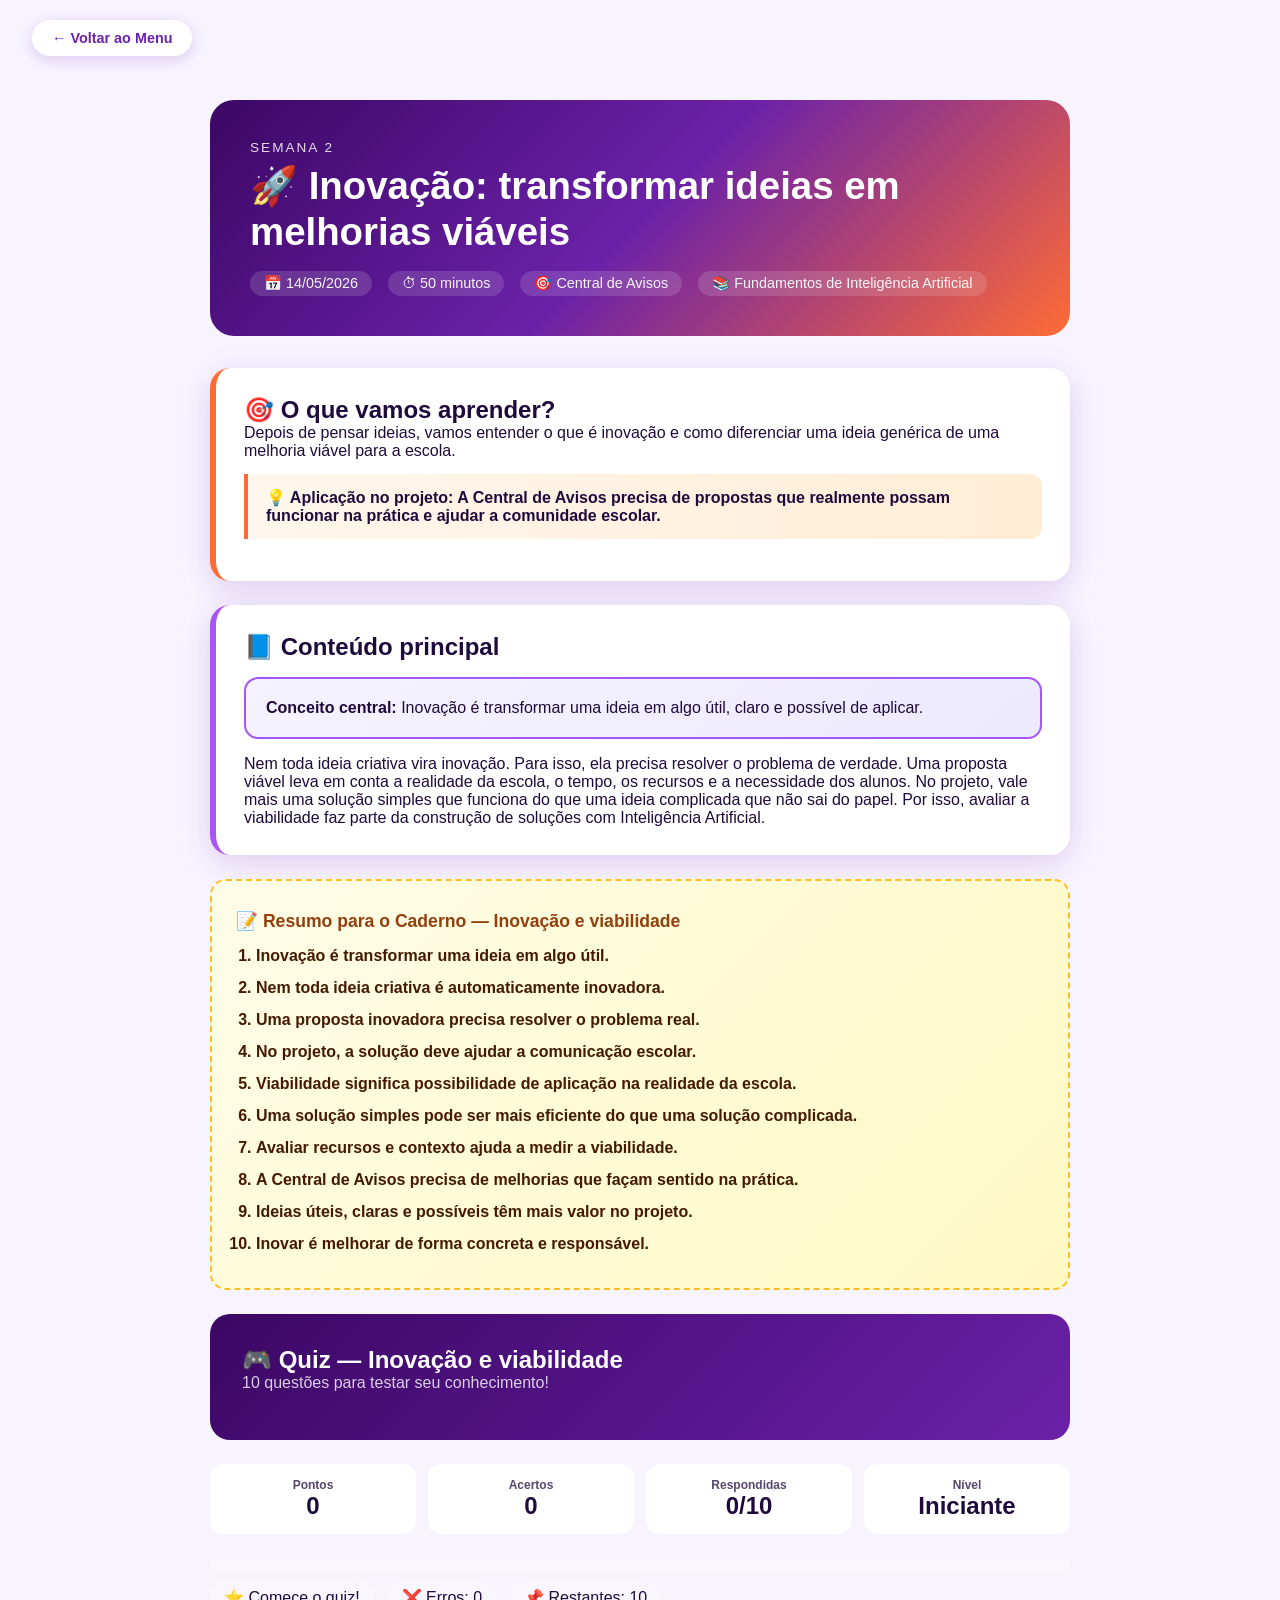
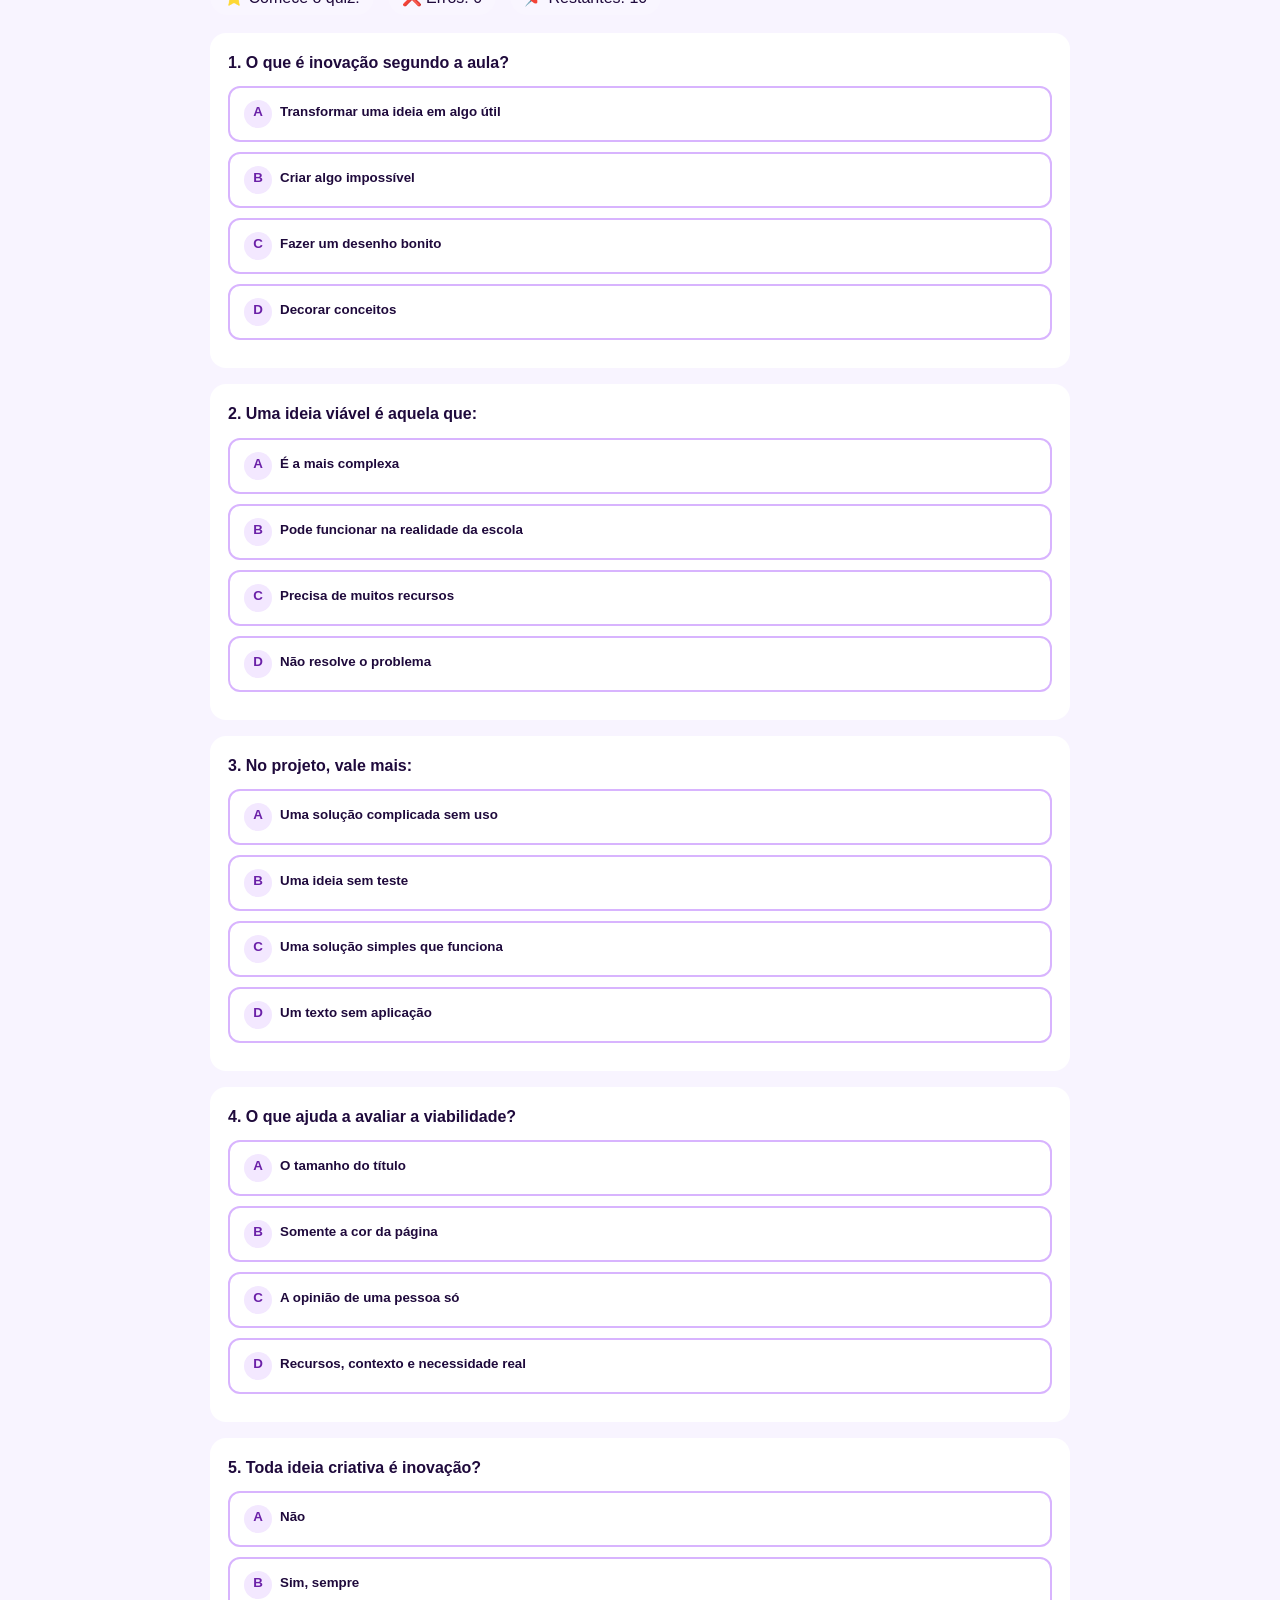
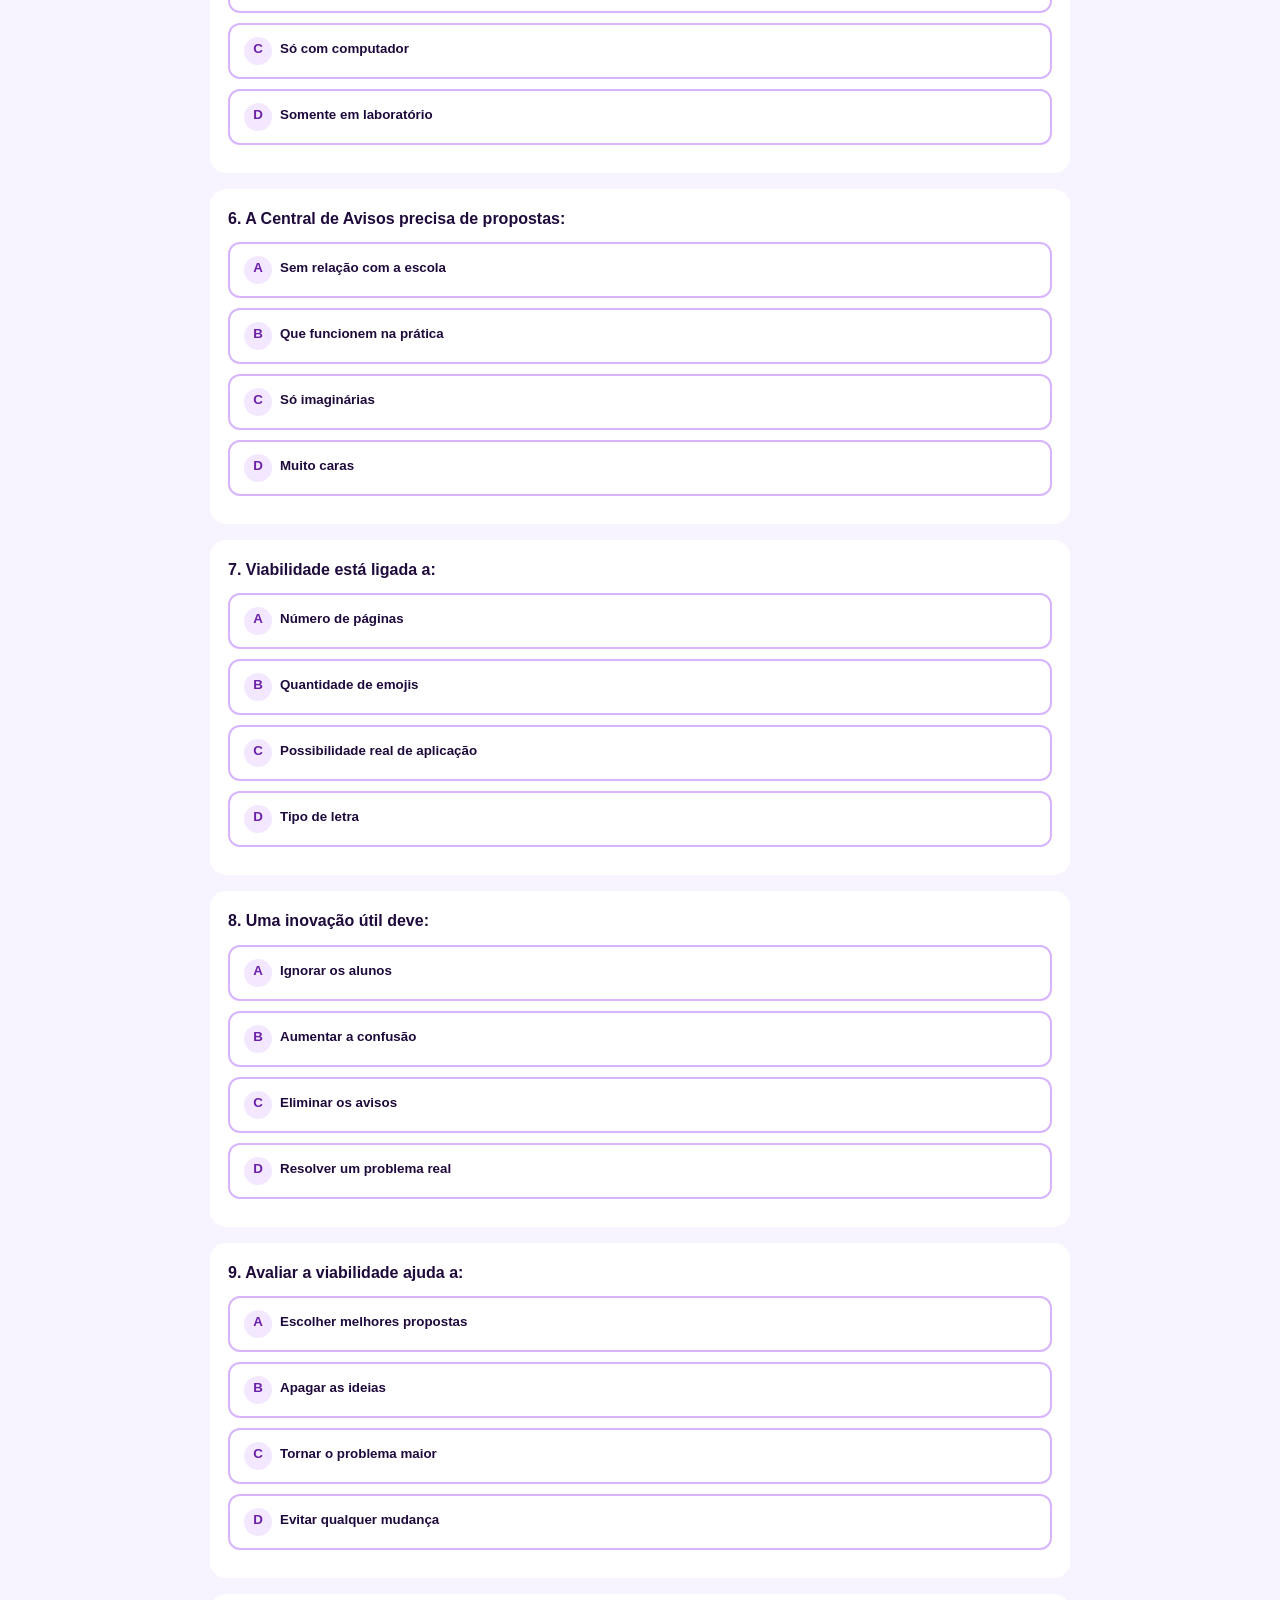
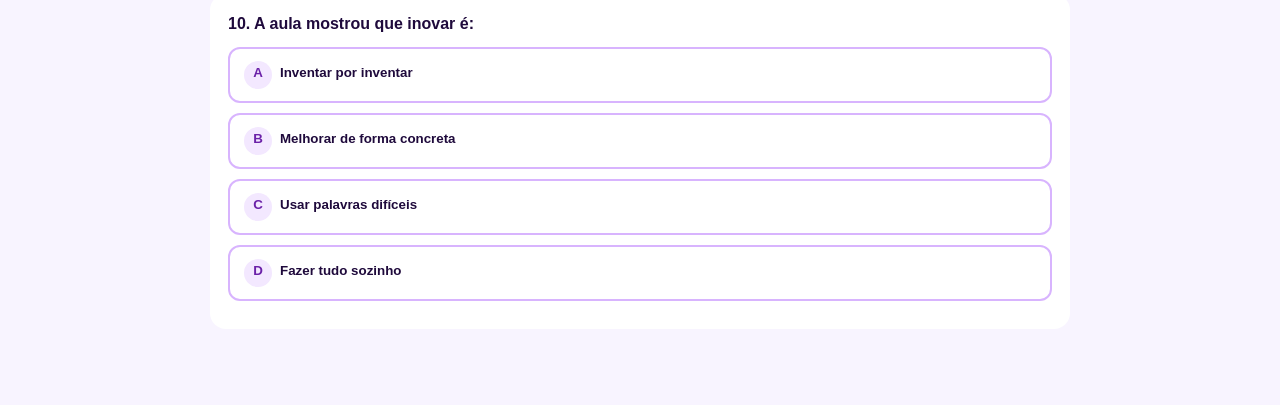
<file: aula04.html>
<!DOCTYPE html>
<html lang="pt-BR">
<head>
<meta charset="UTF-8">
<meta name="viewport" content="width=device-width, initial-scale=1.0">
<title>Inovação: transformar ideias em melhorias viáveis - Fundamentos de Inteligência Artificial</title>
<link rel="stylesheet" href="style.css">
</head>
<body>
<a href="index.html" class="btn-back">← Voltar ao Menu</a>
<div class="aula-container">
  <div class="aula-hero">
    <div class="aula-num">SEMANA 2</div>
    <h1>🚀 Inovação: transformar ideias em melhorias viáveis</h1>
    <div class="aula-meta">
      <span>📅 14/05/2026</span>
      <span>⏱ 50 minutos</span>
      <span>🎯 Central de Avisos</span>
      <span>📚 Fundamentos de Inteligência Artificial</span>
    </div>
  </div>
  <div class="card">
    <h2>🎯 O que vamos aprender?</h2>
    <p>Depois de pensar ideias, vamos entender o que é inovação e como diferenciar uma ideia genérica de uma melhoria viável para a escola.</p>
    <div class="destaque">💡 Aplicação no projeto: A Central de Avisos precisa de propostas que realmente possam funcionar na prática e ajudar a comunidade escolar.</div>
  </div>
  <div class="card roxo">
    <h2>📘 Conteúdo principal</h2>
    <div class="conceito-box"><strong>Conceito central:</strong> Inovação é transformar uma ideia em algo útil, claro e possível de aplicar.</div>
    <p>Nem toda ideia criativa vira inovação. Para isso, ela precisa resolver o problema de verdade. Uma proposta viável leva em conta a realidade da escola, o tempo, os recursos e a necessidade dos alunos. No projeto, vale mais uma solução simples que funciona do que uma ideia complicada que não sai do papel. Por isso, avaliar a viabilidade faz parte da construção de soluções com Inteligência Artificial.</p>
  </div>
  <div class="caderno-section">
    <h3>📝 Resumo para o Caderno — Inovação e viabilidade</h3>
    <ol>
      <li>Inovação é transformar uma ideia em algo útil.</li>
      <li>Nem toda ideia criativa é automaticamente inovadora.</li>
      <li>Uma proposta inovadora precisa resolver o problema real.</li>
      <li>No projeto, a solução deve ajudar a comunicação escolar.</li>
      <li>Viabilidade significa possibilidade de aplicação na realidade da escola.</li>
      <li>Uma solução simples pode ser mais eficiente do que uma solução complicada.</li>
      <li>Avaliar recursos e contexto ajuda a medir a viabilidade.</li>
      <li>A Central de Avisos precisa de melhorias que façam sentido na prática.</li>
      <li>Ideias úteis, claras e possíveis têm mais valor no projeto.</li>
      <li>Inovar é melhorar de forma concreta e responsável.</li>
    </ol>
  </div>
  <div class="quiz-section">
    <h2>🎮 Quiz — Inovação e viabilidade</h2>
    <p style="opacity:0.8;margin-bottom:16px">10 questões para testar seu conhecimento!</p>
  </div>

  <div style="display:grid;grid-template-columns:repeat(4,1fr);gap:12px;margin:18px 0 20px;">
    <div style="background:#fff;color:#1F0A3C;border-radius:14px;padding:14px;text-align:center;font-weight:700;"><div style="font-size:12px;opacity:.75;">Pontos</div><div id="score" style="font-size:24px;">0</div></div>
    <div style="background:#fff;color:#1F0A3C;border-radius:14px;padding:14px;text-align:center;font-weight:700;"><div style="font-size:12px;opacity:.75;">Acertos</div><div id="hits" style="font-size:24px;">0</div></div>
    <div style="background:#fff;color:#1F0A3C;border-radius:14px;padding:14px;text-align:center;font-weight:700;"><div style="font-size:12px;opacity:.75;">Respondidas</div><div id="answered" style="font-size:24px;">0/10</div></div>
    <div style="background:#fff;color:#1F0A3C;border-radius:14px;padding:14px;text-align:center;font-weight:700;"><div style="font-size:12px;opacity:.75;">Nível</div><div id="level" style="font-size:24px;">Iniciante</div></div>
  </div>
  <div style="background:rgba(255,255,255,.18);border-radius:999px;height:16px;overflow:hidden;margin:12px 0 10px;">
    <div id="progressBar" style="height:100%;width:0%;background:linear-gradient(90deg,#FBBF24,#22C55E);transition:width .3s;"></div>
  </div>
  <div style="display:flex;gap:14px;flex-wrap:wrap;margin:0 0 18px;">
    <div style="background:rgba(255,255,255,.14);padding:8px 14px;border-radius:999px;">⭐ <span id="message">Comece o quiz!</span></div>
    <div style="background:rgba(255,255,255,.14);padding:8px 14px;border-radius:999px;">❌ Erros: <span id="errors">0</span></div>
    <div style="background:rgba(255,255,255,.14);padding:8px 14px;border-radius:999px;">📌 Restantes: <span id="remaining">10</span></div>
  </div>

<div id="quizQuestions">
<div class="quiz-item" data-correct="0" style="background:#fff;color:#1F0A3C;border-radius:16px;padding:18px;margin-bottom:16px;">
<p style="font-weight:700;margin-bottom:12px;line-height:1.45;">1. O que é inovação segundo a aula?</p><div class="quiz-options" style="display:grid;gap:10px;">
<button type="button" class="quiz-option" data-index="0" style="text-align:left;padding:12px 14px;border:2px solid #D8B4FE;border-radius:12px;background:#fff;color:#1F0A3C;font-weight:700;cursor:pointer;"><span style="display:inline-block;width:28px;height:28px;line-height:24px;text-align:center;border-radius:50%;background:#F3E8FF;color:#6B21A8;margin-right:8px;">A</span>Transformar uma ideia em algo útil</button>
<button type="button" class="quiz-option" data-index="1" style="text-align:left;padding:12px 14px;border:2px solid #D8B4FE;border-radius:12px;background:#fff;color:#1F0A3C;font-weight:700;cursor:pointer;"><span style="display:inline-block;width:28px;height:28px;line-height:24px;text-align:center;border-radius:50%;background:#F3E8FF;color:#6B21A8;margin-right:8px;">B</span>Criar algo impossível</button>
<button type="button" class="quiz-option" data-index="2" style="text-align:left;padding:12px 14px;border:2px solid #D8B4FE;border-radius:12px;background:#fff;color:#1F0A3C;font-weight:700;cursor:pointer;"><span style="display:inline-block;width:28px;height:28px;line-height:24px;text-align:center;border-radius:50%;background:#F3E8FF;color:#6B21A8;margin-right:8px;">C</span>Fazer um desenho bonito</button>
<button type="button" class="quiz-option" data-index="3" style="text-align:left;padding:12px 14px;border:2px solid #D8B4FE;border-radius:12px;background:#fff;color:#1F0A3C;font-weight:700;cursor:pointer;"><span style="display:inline-block;width:28px;height:28px;line-height:24px;text-align:center;border-radius:50%;background:#F3E8FF;color:#6B21A8;margin-right:8px;">D</span>Decorar conceitos</button>
</div><div class="quiz-feedback" style="margin-top:10px;font-weight:700;"></div></div>
<div class="quiz-item" data-correct="1" style="background:#fff;color:#1F0A3C;border-radius:16px;padding:18px;margin-bottom:16px;">
<p style="font-weight:700;margin-bottom:12px;line-height:1.45;">2. Uma ideia viável é aquela que:</p><div class="quiz-options" style="display:grid;gap:10px;">
<button type="button" class="quiz-option" data-index="0" style="text-align:left;padding:12px 14px;border:2px solid #D8B4FE;border-radius:12px;background:#fff;color:#1F0A3C;font-weight:700;cursor:pointer;"><span style="display:inline-block;width:28px;height:28px;line-height:24px;text-align:center;border-radius:50%;background:#F3E8FF;color:#6B21A8;margin-right:8px;">A</span>É a mais complexa</button>
<button type="button" class="quiz-option" data-index="1" style="text-align:left;padding:12px 14px;border:2px solid #D8B4FE;border-radius:12px;background:#fff;color:#1F0A3C;font-weight:700;cursor:pointer;"><span style="display:inline-block;width:28px;height:28px;line-height:24px;text-align:center;border-radius:50%;background:#F3E8FF;color:#6B21A8;margin-right:8px;">B</span>Pode funcionar na realidade da escola</button>
<button type="button" class="quiz-option" data-index="2" style="text-align:left;padding:12px 14px;border:2px solid #D8B4FE;border-radius:12px;background:#fff;color:#1F0A3C;font-weight:700;cursor:pointer;"><span style="display:inline-block;width:28px;height:28px;line-height:24px;text-align:center;border-radius:50%;background:#F3E8FF;color:#6B21A8;margin-right:8px;">C</span>Precisa de muitos recursos</button>
<button type="button" class="quiz-option" data-index="3" style="text-align:left;padding:12px 14px;border:2px solid #D8B4FE;border-radius:12px;background:#fff;color:#1F0A3C;font-weight:700;cursor:pointer;"><span style="display:inline-block;width:28px;height:28px;line-height:24px;text-align:center;border-radius:50%;background:#F3E8FF;color:#6B21A8;margin-right:8px;">D</span>Não resolve o problema</button>
</div><div class="quiz-feedback" style="margin-top:10px;font-weight:700;"></div></div>
<div class="quiz-item" data-correct="2" style="background:#fff;color:#1F0A3C;border-radius:16px;padding:18px;margin-bottom:16px;">
<p style="font-weight:700;margin-bottom:12px;line-height:1.45;">3. No projeto, vale mais:</p><div class="quiz-options" style="display:grid;gap:10px;">
<button type="button" class="quiz-option" data-index="0" style="text-align:left;padding:12px 14px;border:2px solid #D8B4FE;border-radius:12px;background:#fff;color:#1F0A3C;font-weight:700;cursor:pointer;"><span style="display:inline-block;width:28px;height:28px;line-height:24px;text-align:center;border-radius:50%;background:#F3E8FF;color:#6B21A8;margin-right:8px;">A</span>Uma solução complicada sem uso</button>
<button type="button" class="quiz-option" data-index="1" style="text-align:left;padding:12px 14px;border:2px solid #D8B4FE;border-radius:12px;background:#fff;color:#1F0A3C;font-weight:700;cursor:pointer;"><span style="display:inline-block;width:28px;height:28px;line-height:24px;text-align:center;border-radius:50%;background:#F3E8FF;color:#6B21A8;margin-right:8px;">B</span>Uma ideia sem teste</button>
<button type="button" class="quiz-option" data-index="2" style="text-align:left;padding:12px 14px;border:2px solid #D8B4FE;border-radius:12px;background:#fff;color:#1F0A3C;font-weight:700;cursor:pointer;"><span style="display:inline-block;width:28px;height:28px;line-height:24px;text-align:center;border-radius:50%;background:#F3E8FF;color:#6B21A8;margin-right:8px;">C</span>Uma solução simples que funciona</button>
<button type="button" class="quiz-option" data-index="3" style="text-align:left;padding:12px 14px;border:2px solid #D8B4FE;border-radius:12px;background:#fff;color:#1F0A3C;font-weight:700;cursor:pointer;"><span style="display:inline-block;width:28px;height:28px;line-height:24px;text-align:center;border-radius:50%;background:#F3E8FF;color:#6B21A8;margin-right:8px;">D</span>Um texto sem aplicação</button>
</div><div class="quiz-feedback" style="margin-top:10px;font-weight:700;"></div></div>
<div class="quiz-item" data-correct="3" style="background:#fff;color:#1F0A3C;border-radius:16px;padding:18px;margin-bottom:16px;">
<p style="font-weight:700;margin-bottom:12px;line-height:1.45;">4. O que ajuda a avaliar a viabilidade?</p><div class="quiz-options" style="display:grid;gap:10px;">
<button type="button" class="quiz-option" data-index="0" style="text-align:left;padding:12px 14px;border:2px solid #D8B4FE;border-radius:12px;background:#fff;color:#1F0A3C;font-weight:700;cursor:pointer;"><span style="display:inline-block;width:28px;height:28px;line-height:24px;text-align:center;border-radius:50%;background:#F3E8FF;color:#6B21A8;margin-right:8px;">A</span>O tamanho do título</button>
<button type="button" class="quiz-option" data-index="1" style="text-align:left;padding:12px 14px;border:2px solid #D8B4FE;border-radius:12px;background:#fff;color:#1F0A3C;font-weight:700;cursor:pointer;"><span style="display:inline-block;width:28px;height:28px;line-height:24px;text-align:center;border-radius:50%;background:#F3E8FF;color:#6B21A8;margin-right:8px;">B</span>Somente a cor da página</button>
<button type="button" class="quiz-option" data-index="2" style="text-align:left;padding:12px 14px;border:2px solid #D8B4FE;border-radius:12px;background:#fff;color:#1F0A3C;font-weight:700;cursor:pointer;"><span style="display:inline-block;width:28px;height:28px;line-height:24px;text-align:center;border-radius:50%;background:#F3E8FF;color:#6B21A8;margin-right:8px;">C</span>A opinião de uma pessoa só</button>
<button type="button" class="quiz-option" data-index="3" style="text-align:left;padding:12px 14px;border:2px solid #D8B4FE;border-radius:12px;background:#fff;color:#1F0A3C;font-weight:700;cursor:pointer;"><span style="display:inline-block;width:28px;height:28px;line-height:24px;text-align:center;border-radius:50%;background:#F3E8FF;color:#6B21A8;margin-right:8px;">D</span>Recursos, contexto e necessidade real</button>
</div><div class="quiz-feedback" style="margin-top:10px;font-weight:700;"></div></div>
<div class="quiz-item" data-correct="0" style="background:#fff;color:#1F0A3C;border-radius:16px;padding:18px;margin-bottom:16px;">
<p style="font-weight:700;margin-bottom:12px;line-height:1.45;">5. Toda ideia criativa é inovação?</p><div class="quiz-options" style="display:grid;gap:10px;">
<button type="button" class="quiz-option" data-index="0" style="text-align:left;padding:12px 14px;border:2px solid #D8B4FE;border-radius:12px;background:#fff;color:#1F0A3C;font-weight:700;cursor:pointer;"><span style="display:inline-block;width:28px;height:28px;line-height:24px;text-align:center;border-radius:50%;background:#F3E8FF;color:#6B21A8;margin-right:8px;">A</span>Não</button>
<button type="button" class="quiz-option" data-index="1" style="text-align:left;padding:12px 14px;border:2px solid #D8B4FE;border-radius:12px;background:#fff;color:#1F0A3C;font-weight:700;cursor:pointer;"><span style="display:inline-block;width:28px;height:28px;line-height:24px;text-align:center;border-radius:50%;background:#F3E8FF;color:#6B21A8;margin-right:8px;">B</span>Sim, sempre</button>
<button type="button" class="quiz-option" data-index="2" style="text-align:left;padding:12px 14px;border:2px solid #D8B4FE;border-radius:12px;background:#fff;color:#1F0A3C;font-weight:700;cursor:pointer;"><span style="display:inline-block;width:28px;height:28px;line-height:24px;text-align:center;border-radius:50%;background:#F3E8FF;color:#6B21A8;margin-right:8px;">C</span>Só com computador</button>
<button type="button" class="quiz-option" data-index="3" style="text-align:left;padding:12px 14px;border:2px solid #D8B4FE;border-radius:12px;background:#fff;color:#1F0A3C;font-weight:700;cursor:pointer;"><span style="display:inline-block;width:28px;height:28px;line-height:24px;text-align:center;border-radius:50%;background:#F3E8FF;color:#6B21A8;margin-right:8px;">D</span>Somente em laboratório</button>
</div><div class="quiz-feedback" style="margin-top:10px;font-weight:700;"></div></div>
<div class="quiz-item" data-correct="1" style="background:#fff;color:#1F0A3C;border-radius:16px;padding:18px;margin-bottom:16px;">
<p style="font-weight:700;margin-bottom:12px;line-height:1.45;">6. A Central de Avisos precisa de propostas:</p><div class="quiz-options" style="display:grid;gap:10px;">
<button type="button" class="quiz-option" data-index="0" style="text-align:left;padding:12px 14px;border:2px solid #D8B4FE;border-radius:12px;background:#fff;color:#1F0A3C;font-weight:700;cursor:pointer;"><span style="display:inline-block;width:28px;height:28px;line-height:24px;text-align:center;border-radius:50%;background:#F3E8FF;color:#6B21A8;margin-right:8px;">A</span>Sem relação com a escola</button>
<button type="button" class="quiz-option" data-index="1" style="text-align:left;padding:12px 14px;border:2px solid #D8B4FE;border-radius:12px;background:#fff;color:#1F0A3C;font-weight:700;cursor:pointer;"><span style="display:inline-block;width:28px;height:28px;line-height:24px;text-align:center;border-radius:50%;background:#F3E8FF;color:#6B21A8;margin-right:8px;">B</span>Que funcionem na prática</button>
<button type="button" class="quiz-option" data-index="2" style="text-align:left;padding:12px 14px;border:2px solid #D8B4FE;border-radius:12px;background:#fff;color:#1F0A3C;font-weight:700;cursor:pointer;"><span style="display:inline-block;width:28px;height:28px;line-height:24px;text-align:center;border-radius:50%;background:#F3E8FF;color:#6B21A8;margin-right:8px;">C</span>Só imaginárias</button>
<button type="button" class="quiz-option" data-index="3" style="text-align:left;padding:12px 14px;border:2px solid #D8B4FE;border-radius:12px;background:#fff;color:#1F0A3C;font-weight:700;cursor:pointer;"><span style="display:inline-block;width:28px;height:28px;line-height:24px;text-align:center;border-radius:50%;background:#F3E8FF;color:#6B21A8;margin-right:8px;">D</span>Muito caras</button>
</div><div class="quiz-feedback" style="margin-top:10px;font-weight:700;"></div></div>
<div class="quiz-item" data-correct="2" style="background:#fff;color:#1F0A3C;border-radius:16px;padding:18px;margin-bottom:16px;">
<p style="font-weight:700;margin-bottom:12px;line-height:1.45;">7. Viabilidade está ligada a:</p><div class="quiz-options" style="display:grid;gap:10px;">
<button type="button" class="quiz-option" data-index="0" style="text-align:left;padding:12px 14px;border:2px solid #D8B4FE;border-radius:12px;background:#fff;color:#1F0A3C;font-weight:700;cursor:pointer;"><span style="display:inline-block;width:28px;height:28px;line-height:24px;text-align:center;border-radius:50%;background:#F3E8FF;color:#6B21A8;margin-right:8px;">A</span>Número de páginas</button>
<button type="button" class="quiz-option" data-index="1" style="text-align:left;padding:12px 14px;border:2px solid #D8B4FE;border-radius:12px;background:#fff;color:#1F0A3C;font-weight:700;cursor:pointer;"><span style="display:inline-block;width:28px;height:28px;line-height:24px;text-align:center;border-radius:50%;background:#F3E8FF;color:#6B21A8;margin-right:8px;">B</span>Quantidade de emojis</button>
<button type="button" class="quiz-option" data-index="2" style="text-align:left;padding:12px 14px;border:2px solid #D8B4FE;border-radius:12px;background:#fff;color:#1F0A3C;font-weight:700;cursor:pointer;"><span style="display:inline-block;width:28px;height:28px;line-height:24px;text-align:center;border-radius:50%;background:#F3E8FF;color:#6B21A8;margin-right:8px;">C</span>Possibilidade real de aplicação</button>
<button type="button" class="quiz-option" data-index="3" style="text-align:left;padding:12px 14px;border:2px solid #D8B4FE;border-radius:12px;background:#fff;color:#1F0A3C;font-weight:700;cursor:pointer;"><span style="display:inline-block;width:28px;height:28px;line-height:24px;text-align:center;border-radius:50%;background:#F3E8FF;color:#6B21A8;margin-right:8px;">D</span>Tipo de letra</button>
</div><div class="quiz-feedback" style="margin-top:10px;font-weight:700;"></div></div>
<div class="quiz-item" data-correct="3" style="background:#fff;color:#1F0A3C;border-radius:16px;padding:18px;margin-bottom:16px;">
<p style="font-weight:700;margin-bottom:12px;line-height:1.45;">8. Uma inovação útil deve:</p><div class="quiz-options" style="display:grid;gap:10px;">
<button type="button" class="quiz-option" data-index="0" style="text-align:left;padding:12px 14px;border:2px solid #D8B4FE;border-radius:12px;background:#fff;color:#1F0A3C;font-weight:700;cursor:pointer;"><span style="display:inline-block;width:28px;height:28px;line-height:24px;text-align:center;border-radius:50%;background:#F3E8FF;color:#6B21A8;margin-right:8px;">A</span>Ignorar os alunos</button>
<button type="button" class="quiz-option" data-index="1" style="text-align:left;padding:12px 14px;border:2px solid #D8B4FE;border-radius:12px;background:#fff;color:#1F0A3C;font-weight:700;cursor:pointer;"><span style="display:inline-block;width:28px;height:28px;line-height:24px;text-align:center;border-radius:50%;background:#F3E8FF;color:#6B21A8;margin-right:8px;">B</span>Aumentar a confusão</button>
<button type="button" class="quiz-option" data-index="2" style="text-align:left;padding:12px 14px;border:2px solid #D8B4FE;border-radius:12px;background:#fff;color:#1F0A3C;font-weight:700;cursor:pointer;"><span style="display:inline-block;width:28px;height:28px;line-height:24px;text-align:center;border-radius:50%;background:#F3E8FF;color:#6B21A8;margin-right:8px;">C</span>Eliminar os avisos</button>
<button type="button" class="quiz-option" data-index="3" style="text-align:left;padding:12px 14px;border:2px solid #D8B4FE;border-radius:12px;background:#fff;color:#1F0A3C;font-weight:700;cursor:pointer;"><span style="display:inline-block;width:28px;height:28px;line-height:24px;text-align:center;border-radius:50%;background:#F3E8FF;color:#6B21A8;margin-right:8px;">D</span>Resolver um problema real</button>
</div><div class="quiz-feedback" style="margin-top:10px;font-weight:700;"></div></div>
<div class="quiz-item" data-correct="0" style="background:#fff;color:#1F0A3C;border-radius:16px;padding:18px;margin-bottom:16px;">
<p style="font-weight:700;margin-bottom:12px;line-height:1.45;">9. Avaliar a viabilidade ajuda a:</p><div class="quiz-options" style="display:grid;gap:10px;">
<button type="button" class="quiz-option" data-index="0" style="text-align:left;padding:12px 14px;border:2px solid #D8B4FE;border-radius:12px;background:#fff;color:#1F0A3C;font-weight:700;cursor:pointer;"><span style="display:inline-block;width:28px;height:28px;line-height:24px;text-align:center;border-radius:50%;background:#F3E8FF;color:#6B21A8;margin-right:8px;">A</span>Escolher melhores propostas</button>
<button type="button" class="quiz-option" data-index="1" style="text-align:left;padding:12px 14px;border:2px solid #D8B4FE;border-radius:12px;background:#fff;color:#1F0A3C;font-weight:700;cursor:pointer;"><span style="display:inline-block;width:28px;height:28px;line-height:24px;text-align:center;border-radius:50%;background:#F3E8FF;color:#6B21A8;margin-right:8px;">B</span>Apagar as ideias</button>
<button type="button" class="quiz-option" data-index="2" style="text-align:left;padding:12px 14px;border:2px solid #D8B4FE;border-radius:12px;background:#fff;color:#1F0A3C;font-weight:700;cursor:pointer;"><span style="display:inline-block;width:28px;height:28px;line-height:24px;text-align:center;border-radius:50%;background:#F3E8FF;color:#6B21A8;margin-right:8px;">C</span>Tornar o problema maior</button>
<button type="button" class="quiz-option" data-index="3" style="text-align:left;padding:12px 14px;border:2px solid #D8B4FE;border-radius:12px;background:#fff;color:#1F0A3C;font-weight:700;cursor:pointer;"><span style="display:inline-block;width:28px;height:28px;line-height:24px;text-align:center;border-radius:50%;background:#F3E8FF;color:#6B21A8;margin-right:8px;">D</span>Evitar qualquer mudança</button>
</div><div class="quiz-feedback" style="margin-top:10px;font-weight:700;"></div></div>
<div class="quiz-item" data-correct="1" style="background:#fff;color:#1F0A3C;border-radius:16px;padding:18px;margin-bottom:16px;">
<p style="font-weight:700;margin-bottom:12px;line-height:1.45;">10. A aula mostrou que inovar é:</p><div class="quiz-options" style="display:grid;gap:10px;">
<button type="button" class="quiz-option" data-index="0" style="text-align:left;padding:12px 14px;border:2px solid #D8B4FE;border-radius:12px;background:#fff;color:#1F0A3C;font-weight:700;cursor:pointer;"><span style="display:inline-block;width:28px;height:28px;line-height:24px;text-align:center;border-radius:50%;background:#F3E8FF;color:#6B21A8;margin-right:8px;">A</span>Inventar por inventar</button>
<button type="button" class="quiz-option" data-index="1" style="text-align:left;padding:12px 14px;border:2px solid #D8B4FE;border-radius:12px;background:#fff;color:#1F0A3C;font-weight:700;cursor:pointer;"><span style="display:inline-block;width:28px;height:28px;line-height:24px;text-align:center;border-radius:50%;background:#F3E8FF;color:#6B21A8;margin-right:8px;">B</span>Melhorar de forma concreta</button>
<button type="button" class="quiz-option" data-index="2" style="text-align:left;padding:12px 14px;border:2px solid #D8B4FE;border-radius:12px;background:#fff;color:#1F0A3C;font-weight:700;cursor:pointer;"><span style="display:inline-block;width:28px;height:28px;line-height:24px;text-align:center;border-radius:50%;background:#F3E8FF;color:#6B21A8;margin-right:8px;">C</span>Usar palavras difíceis</button>
<button type="button" class="quiz-option" data-index="3" style="text-align:left;padding:12px 14px;border:2px solid #D8B4FE;border-radius:12px;background:#fff;color:#1F0A3C;font-weight:700;cursor:pointer;"><span style="display:inline-block;width:28px;height:28px;line-height:24px;text-align:center;border-radius:50%;background:#F3E8FF;color:#6B21A8;margin-right:8px;">D</span>Fazer tudo sozinho</button>
</div><div class="quiz-feedback" style="margin-top:10px;font-weight:700;"></div></div>
</div>

<div id="quizFinal" style="display:none;background:#fff;color:#1F0A3C;border-radius:16px;padding:18px;margin-top:18px;">
<h3 style="margin-bottom:8px;">🏁 Resultado final</h3>
<p id="finalText" style="line-height:1.5;"></p>
<button type="button" onclick="restartQuiz()" style="margin-top:12px;padding:12px 18px;border:none;border-radius:12px;background:#FFB347;color:#1F0A3C;font-weight:800;cursor:pointer;">🔄 Reiniciar quiz</button>
</div>
<script>
(function(){
  const items=[...document.querySelectorAll('.quiz-item')];
  let score=0,hits=0,answered=0;
  function updatePanel(){
    document.getElementById('score').textContent=score;
    document.getElementById('hits').textContent=hits;
    document.getElementById('answered').textContent=`${answered}/10`;
    document.getElementById('errors').textContent=answered-hits;
    document.getElementById('remaining').textContent=10-answered;
    document.getElementById('progressBar').style.width=(answered*10)+'%';
    let level='Iniciante';
    if(score>=80) level='Especialista';
    else if(score>=50) level='Avançando';
    else if(score>=20) level='Em prática';
    document.getElementById('level').textContent=level;
    document.getElementById('message').textContent = answered===0 ? 'Comece o quiz!' :
      answered<10 ? (hits>=answered/2 ? 'Bom trabalho! Continue assim.' : 'Atenção aos conceitos principais.') :
      (score>=70 ? 'Ótimo desempenho!' : 'Revise o resumo e tente de novo.');
    if(answered===10){
      document.getElementById('quizFinal').style.display='block';
      document.getElementById('finalText').textContent=`Você concluiu o quiz com ${score} pontos, ${hits} acertos e ${10-hits} erros.`;
    }
  }
  items.forEach(item=>{
    const correct=Number(item.dataset.correct);
    const buttons=[...item.querySelectorAll('.quiz-option')];
    const feedback=item.querySelector('.quiz-feedback');
    buttons.forEach(btn=>{
      btn.addEventListener('click', ()=>{
        if(item.dataset.done==='1') return;
        item.dataset.done='1';
        answered++;
        const selected=Number(btn.dataset.index);
        buttons.forEach((b,i)=>{
          b.disabled=true;
          b.style.cursor='default';
          if(i===correct){
            b.style.background='#DCFCE7';
            b.style.borderColor='#22C55E';
          }
        });
        if(selected===correct){
          score+=10; hits++;
          btn.style.background='#DCFCE7';
          btn.style.borderColor='#22C55E';
          feedback.textContent='✅ Resposta correta!';
          feedback.style.color='#166534';
        }else{
          btn.style.background='#FEE2E2';
          btn.style.borderColor='#EF4444';
          feedback.textContent='❌ Resposta incorreta.';
          feedback.style.color='#991B1B';
        }
        updatePanel();
      });
    });
  });
  window.restartQuiz=function(){
    score=0;hits=0;answered=0;
    items.forEach(item=>{
      item.dataset.done='0';
      item.querySelector('.quiz-feedback').textContent='';
      item.querySelectorAll('.quiz-option').forEach(btn=>{
        btn.disabled=false;
        btn.style.cursor='pointer';
        btn.style.background='#fff';
        btn.style.borderColor='#D8B4FE';
      });
    });
    document.getElementById('quizFinal').style.display='none';
    updatePanel();
  };
  updatePanel();
})();
</script>

</div>
</body>
</html>
</file>
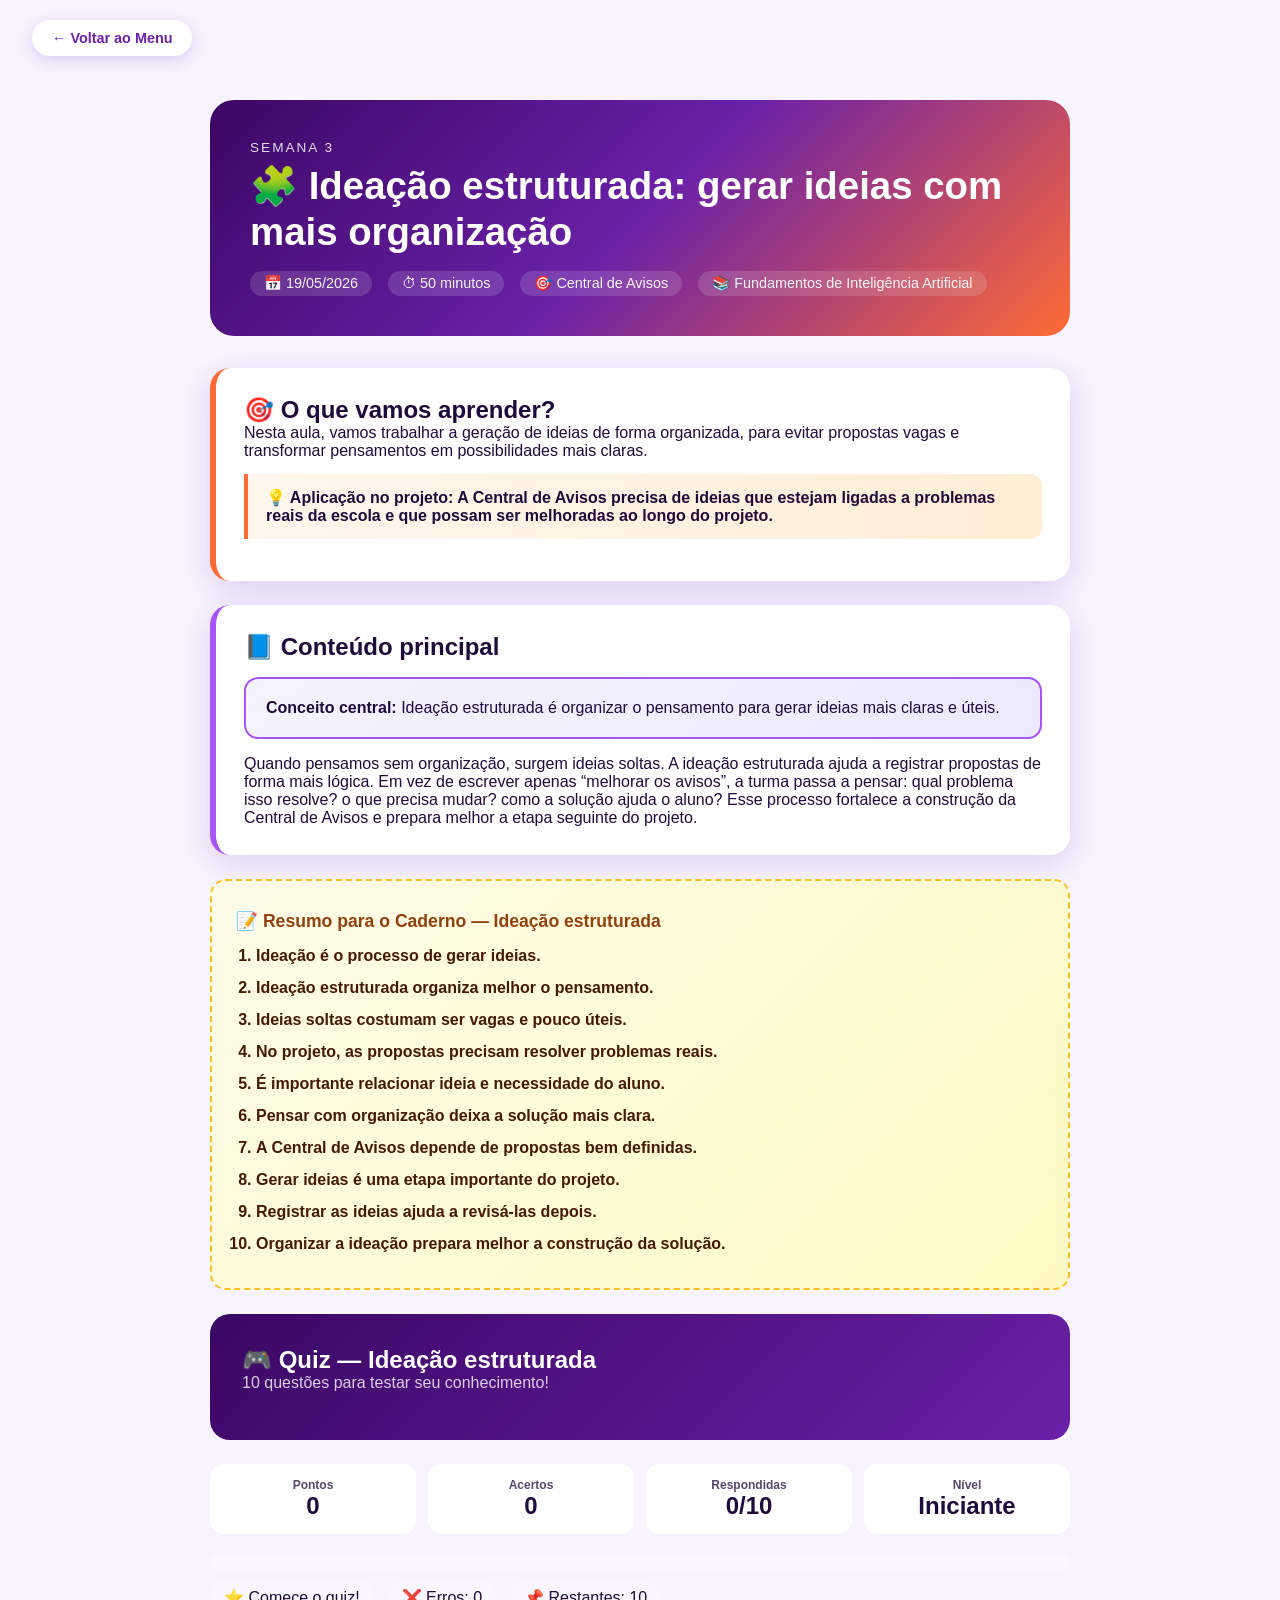
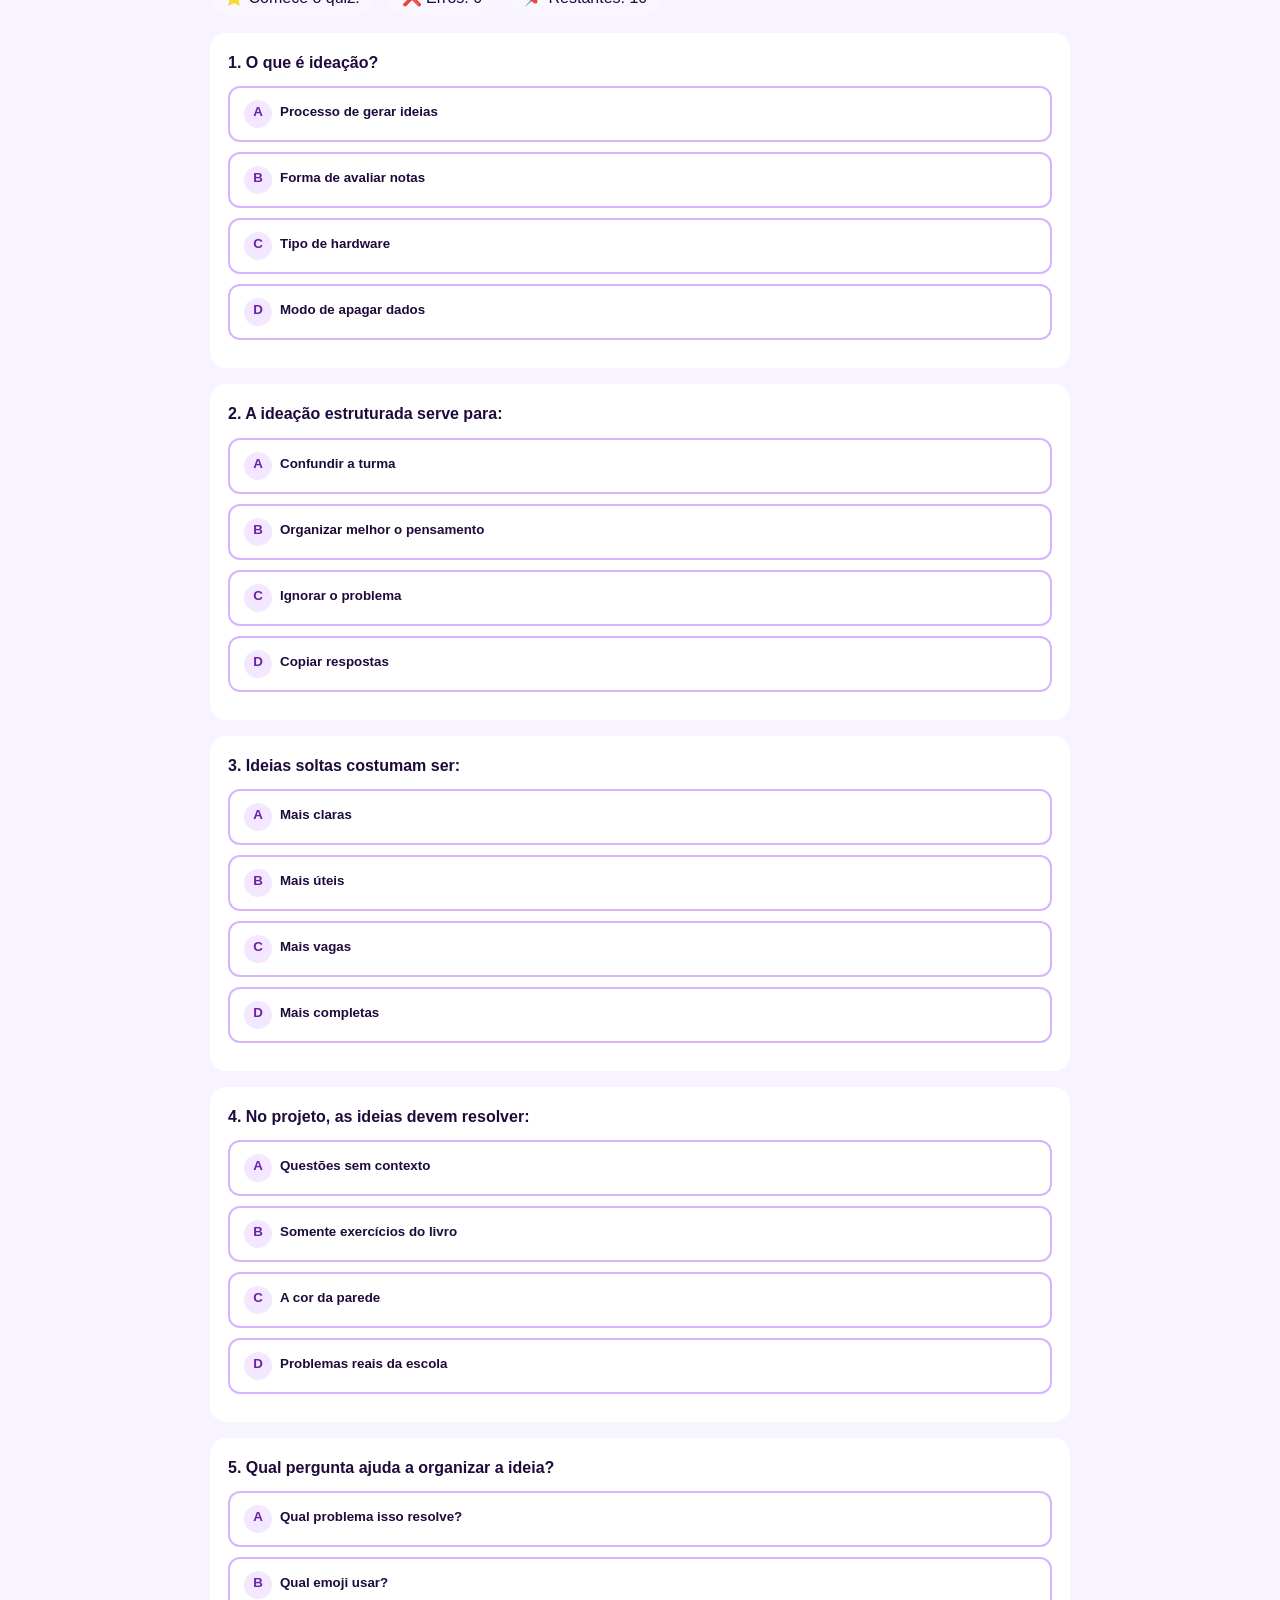
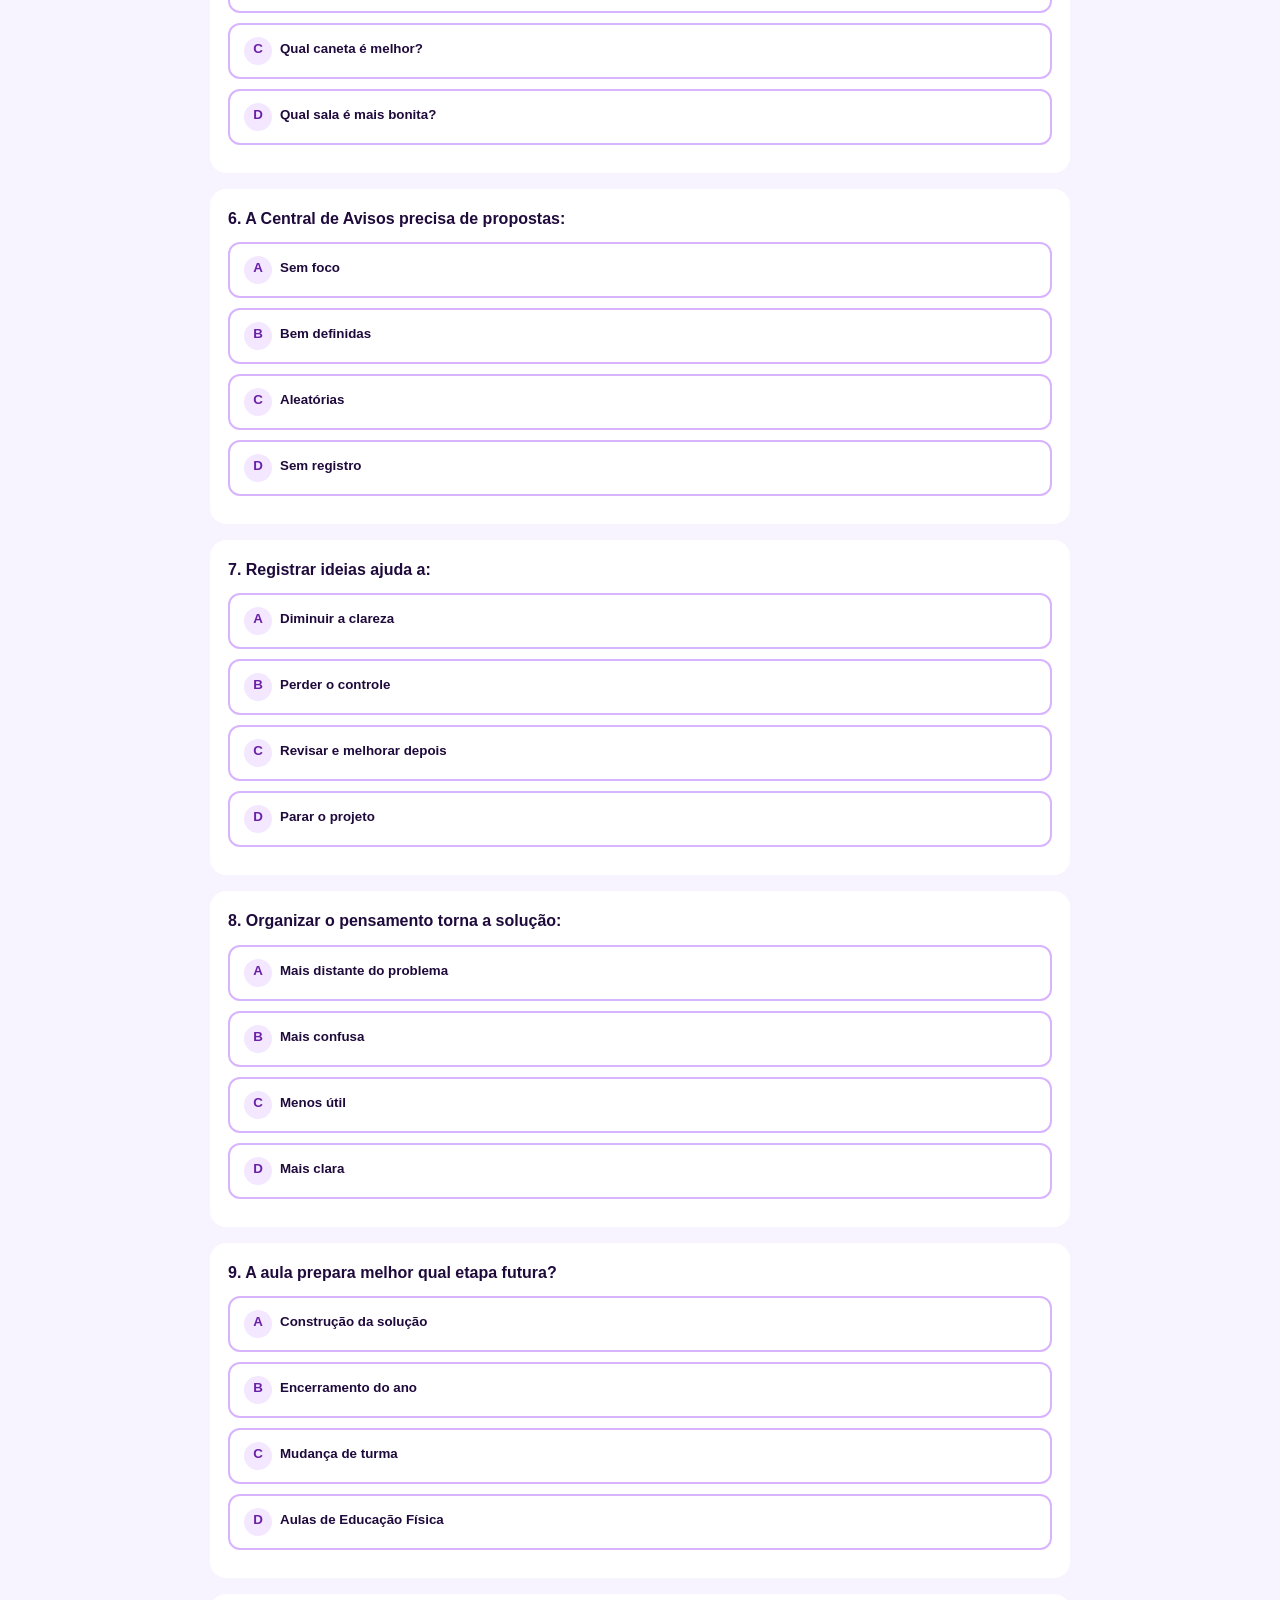
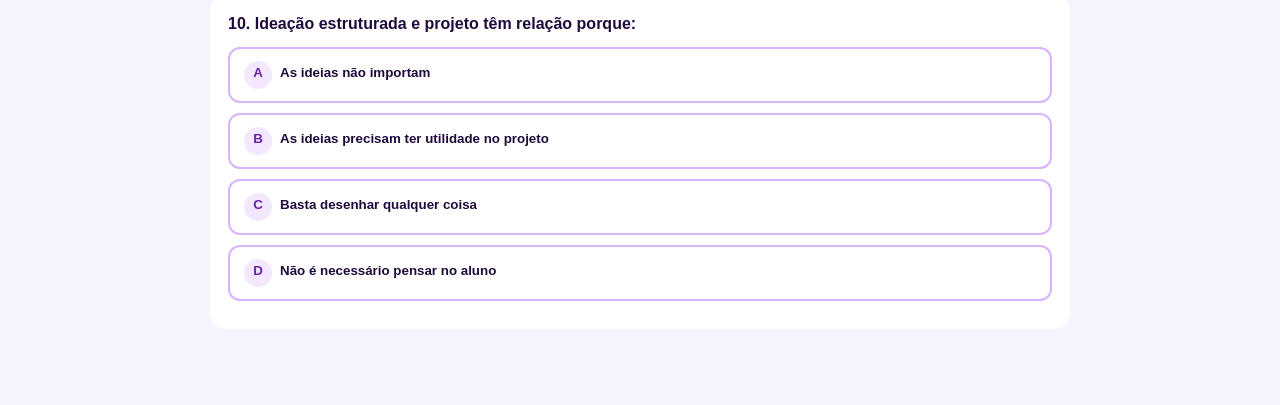
<file: aula05.html>
<!DOCTYPE html>
<html lang="pt-BR">
<head>
<meta charset="UTF-8">
<meta name="viewport" content="width=device-width, initial-scale=1.0">
<title>Ideação estruturada: gerar ideias com mais organização - Fundamentos de Inteligência Artificial</title>
<link rel="stylesheet" href="style.css">
</head>
<body>
<a href="index.html" class="btn-back">← Voltar ao Menu</a>
<div class="aula-container">
  <div class="aula-hero">
    <div class="aula-num">SEMANA 3</div>
    <h1>🧩 Ideação estruturada: gerar ideias com mais organização</h1>
    <div class="aula-meta">
      <span>📅 19/05/2026</span>
      <span>⏱ 50 minutos</span>
      <span>🎯 Central de Avisos</span>
      <span>📚 Fundamentos de Inteligência Artificial</span>
    </div>
  </div>
  <div class="card">
    <h2>🎯 O que vamos aprender?</h2>
    <p>Nesta aula, vamos trabalhar a geração de ideias de forma organizada, para evitar propostas vagas e transformar pensamentos em possibilidades mais claras.</p>
    <div class="destaque">💡 Aplicação no projeto: A Central de Avisos precisa de ideias que estejam ligadas a problemas reais da escola e que possam ser melhoradas ao longo do projeto.</div>
  </div>
  <div class="card roxo">
    <h2>📘 Conteúdo principal</h2>
    <div class="conceito-box"><strong>Conceito central:</strong> Ideação estruturada é organizar o pensamento para gerar ideias mais claras e úteis.</div>
    <p>Quando pensamos sem organização, surgem ideias soltas. A ideação estruturada ajuda a registrar propostas de forma mais lógica. Em vez de escrever apenas “melhorar os avisos”, a turma passa a pensar: qual problema isso resolve? o que precisa mudar? como a solução ajuda o aluno? Esse processo fortalece a construção da Central de Avisos e prepara melhor a etapa seguinte do projeto.</p>
  </div>
  <div class="caderno-section">
    <h3>📝 Resumo para o Caderno — Ideação estruturada</h3>
    <ol>
      <li>Ideação é o processo de gerar ideias.</li>
      <li>Ideação estruturada organiza melhor o pensamento.</li>
      <li>Ideias soltas costumam ser vagas e pouco úteis.</li>
      <li>No projeto, as propostas precisam resolver problemas reais.</li>
      <li>É importante relacionar ideia e necessidade do aluno.</li>
      <li>Pensar com organização deixa a solução mais clara.</li>
      <li>A Central de Avisos depende de propostas bem definidas.</li>
      <li>Gerar ideias é uma etapa importante do projeto.</li>
      <li>Registrar as ideias ajuda a revisá-las depois.</li>
      <li>Organizar a ideação prepara melhor a construção da solução.</li>
    </ol>
  </div>
  <div class="quiz-section">
    <h2>🎮 Quiz — Ideação estruturada</h2>
    <p style="opacity:0.8;margin-bottom:16px">10 questões para testar seu conhecimento!</p>
  </div>

  <div style="display:grid;grid-template-columns:repeat(4,1fr);gap:12px;margin:18px 0 20px;">
    <div style="background:#fff;color:#1F0A3C;border-radius:14px;padding:14px;text-align:center;font-weight:700;"><div style="font-size:12px;opacity:.75;">Pontos</div><div id="score" style="font-size:24px;">0</div></div>
    <div style="background:#fff;color:#1F0A3C;border-radius:14px;padding:14px;text-align:center;font-weight:700;"><div style="font-size:12px;opacity:.75;">Acertos</div><div id="hits" style="font-size:24px;">0</div></div>
    <div style="background:#fff;color:#1F0A3C;border-radius:14px;padding:14px;text-align:center;font-weight:700;"><div style="font-size:12px;opacity:.75;">Respondidas</div><div id="answered" style="font-size:24px;">0/10</div></div>
    <div style="background:#fff;color:#1F0A3C;border-radius:14px;padding:14px;text-align:center;font-weight:700;"><div style="font-size:12px;opacity:.75;">Nível</div><div id="level" style="font-size:24px;">Iniciante</div></div>
  </div>
  <div style="background:rgba(255,255,255,.18);border-radius:999px;height:16px;overflow:hidden;margin:12px 0 10px;">
    <div id="progressBar" style="height:100%;width:0%;background:linear-gradient(90deg,#FBBF24,#22C55E);transition:width .3s;"></div>
  </div>
  <div style="display:flex;gap:14px;flex-wrap:wrap;margin:0 0 18px;">
    <div style="background:rgba(255,255,255,.14);padding:8px 14px;border-radius:999px;">⭐ <span id="message">Comece o quiz!</span></div>
    <div style="background:rgba(255,255,255,.14);padding:8px 14px;border-radius:999px;">❌ Erros: <span id="errors">0</span></div>
    <div style="background:rgba(255,255,255,.14);padding:8px 14px;border-radius:999px;">📌 Restantes: <span id="remaining">10</span></div>
  </div>

<div id="quizQuestions">
<div class="quiz-item" data-correct="0" style="background:#fff;color:#1F0A3C;border-radius:16px;padding:18px;margin-bottom:16px;">
<p style="font-weight:700;margin-bottom:12px;line-height:1.45;">1. O que é ideação?</p><div class="quiz-options" style="display:grid;gap:10px;">
<button type="button" class="quiz-option" data-index="0" style="text-align:left;padding:12px 14px;border:2px solid #D8B4FE;border-radius:12px;background:#fff;color:#1F0A3C;font-weight:700;cursor:pointer;"><span style="display:inline-block;width:28px;height:28px;line-height:24px;text-align:center;border-radius:50%;background:#F3E8FF;color:#6B21A8;margin-right:8px;">A</span>Processo de gerar ideias</button>
<button type="button" class="quiz-option" data-index="1" style="text-align:left;padding:12px 14px;border:2px solid #D8B4FE;border-radius:12px;background:#fff;color:#1F0A3C;font-weight:700;cursor:pointer;"><span style="display:inline-block;width:28px;height:28px;line-height:24px;text-align:center;border-radius:50%;background:#F3E8FF;color:#6B21A8;margin-right:8px;">B</span>Forma de avaliar notas</button>
<button type="button" class="quiz-option" data-index="2" style="text-align:left;padding:12px 14px;border:2px solid #D8B4FE;border-radius:12px;background:#fff;color:#1F0A3C;font-weight:700;cursor:pointer;"><span style="display:inline-block;width:28px;height:28px;line-height:24px;text-align:center;border-radius:50%;background:#F3E8FF;color:#6B21A8;margin-right:8px;">C</span>Tipo de hardware</button>
<button type="button" class="quiz-option" data-index="3" style="text-align:left;padding:12px 14px;border:2px solid #D8B4FE;border-radius:12px;background:#fff;color:#1F0A3C;font-weight:700;cursor:pointer;"><span style="display:inline-block;width:28px;height:28px;line-height:24px;text-align:center;border-radius:50%;background:#F3E8FF;color:#6B21A8;margin-right:8px;">D</span>Modo de apagar dados</button>
</div><div class="quiz-feedback" style="margin-top:10px;font-weight:700;"></div></div>
<div class="quiz-item" data-correct="1" style="background:#fff;color:#1F0A3C;border-radius:16px;padding:18px;margin-bottom:16px;">
<p style="font-weight:700;margin-bottom:12px;line-height:1.45;">2. A ideação estruturada serve para:</p><div class="quiz-options" style="display:grid;gap:10px;">
<button type="button" class="quiz-option" data-index="0" style="text-align:left;padding:12px 14px;border:2px solid #D8B4FE;border-radius:12px;background:#fff;color:#1F0A3C;font-weight:700;cursor:pointer;"><span style="display:inline-block;width:28px;height:28px;line-height:24px;text-align:center;border-radius:50%;background:#F3E8FF;color:#6B21A8;margin-right:8px;">A</span>Confundir a turma</button>
<button type="button" class="quiz-option" data-index="1" style="text-align:left;padding:12px 14px;border:2px solid #D8B4FE;border-radius:12px;background:#fff;color:#1F0A3C;font-weight:700;cursor:pointer;"><span style="display:inline-block;width:28px;height:28px;line-height:24px;text-align:center;border-radius:50%;background:#F3E8FF;color:#6B21A8;margin-right:8px;">B</span>Organizar melhor o pensamento</button>
<button type="button" class="quiz-option" data-index="2" style="text-align:left;padding:12px 14px;border:2px solid #D8B4FE;border-radius:12px;background:#fff;color:#1F0A3C;font-weight:700;cursor:pointer;"><span style="display:inline-block;width:28px;height:28px;line-height:24px;text-align:center;border-radius:50%;background:#F3E8FF;color:#6B21A8;margin-right:8px;">C</span>Ignorar o problema</button>
<button type="button" class="quiz-option" data-index="3" style="text-align:left;padding:12px 14px;border:2px solid #D8B4FE;border-radius:12px;background:#fff;color:#1F0A3C;font-weight:700;cursor:pointer;"><span style="display:inline-block;width:28px;height:28px;line-height:24px;text-align:center;border-radius:50%;background:#F3E8FF;color:#6B21A8;margin-right:8px;">D</span>Copiar respostas</button>
</div><div class="quiz-feedback" style="margin-top:10px;font-weight:700;"></div></div>
<div class="quiz-item" data-correct="2" style="background:#fff;color:#1F0A3C;border-radius:16px;padding:18px;margin-bottom:16px;">
<p style="font-weight:700;margin-bottom:12px;line-height:1.45;">3. Ideias soltas costumam ser:</p><div class="quiz-options" style="display:grid;gap:10px;">
<button type="button" class="quiz-option" data-index="0" style="text-align:left;padding:12px 14px;border:2px solid #D8B4FE;border-radius:12px;background:#fff;color:#1F0A3C;font-weight:700;cursor:pointer;"><span style="display:inline-block;width:28px;height:28px;line-height:24px;text-align:center;border-radius:50%;background:#F3E8FF;color:#6B21A8;margin-right:8px;">A</span>Mais claras</button>
<button type="button" class="quiz-option" data-index="1" style="text-align:left;padding:12px 14px;border:2px solid #D8B4FE;border-radius:12px;background:#fff;color:#1F0A3C;font-weight:700;cursor:pointer;"><span style="display:inline-block;width:28px;height:28px;line-height:24px;text-align:center;border-radius:50%;background:#F3E8FF;color:#6B21A8;margin-right:8px;">B</span>Mais úteis</button>
<button type="button" class="quiz-option" data-index="2" style="text-align:left;padding:12px 14px;border:2px solid #D8B4FE;border-radius:12px;background:#fff;color:#1F0A3C;font-weight:700;cursor:pointer;"><span style="display:inline-block;width:28px;height:28px;line-height:24px;text-align:center;border-radius:50%;background:#F3E8FF;color:#6B21A8;margin-right:8px;">C</span>Mais vagas</button>
<button type="button" class="quiz-option" data-index="3" style="text-align:left;padding:12px 14px;border:2px solid #D8B4FE;border-radius:12px;background:#fff;color:#1F0A3C;font-weight:700;cursor:pointer;"><span style="display:inline-block;width:28px;height:28px;line-height:24px;text-align:center;border-radius:50%;background:#F3E8FF;color:#6B21A8;margin-right:8px;">D</span>Mais completas</button>
</div><div class="quiz-feedback" style="margin-top:10px;font-weight:700;"></div></div>
<div class="quiz-item" data-correct="3" style="background:#fff;color:#1F0A3C;border-radius:16px;padding:18px;margin-bottom:16px;">
<p style="font-weight:700;margin-bottom:12px;line-height:1.45;">4. No projeto, as ideias devem resolver:</p><div class="quiz-options" style="display:grid;gap:10px;">
<button type="button" class="quiz-option" data-index="0" style="text-align:left;padding:12px 14px;border:2px solid #D8B4FE;border-radius:12px;background:#fff;color:#1F0A3C;font-weight:700;cursor:pointer;"><span style="display:inline-block;width:28px;height:28px;line-height:24px;text-align:center;border-radius:50%;background:#F3E8FF;color:#6B21A8;margin-right:8px;">A</span>Questões sem contexto</button>
<button type="button" class="quiz-option" data-index="1" style="text-align:left;padding:12px 14px;border:2px solid #D8B4FE;border-radius:12px;background:#fff;color:#1F0A3C;font-weight:700;cursor:pointer;"><span style="display:inline-block;width:28px;height:28px;line-height:24px;text-align:center;border-radius:50%;background:#F3E8FF;color:#6B21A8;margin-right:8px;">B</span>Somente exercícios do livro</button>
<button type="button" class="quiz-option" data-index="2" style="text-align:left;padding:12px 14px;border:2px solid #D8B4FE;border-radius:12px;background:#fff;color:#1F0A3C;font-weight:700;cursor:pointer;"><span style="display:inline-block;width:28px;height:28px;line-height:24px;text-align:center;border-radius:50%;background:#F3E8FF;color:#6B21A8;margin-right:8px;">C</span>A cor da parede</button>
<button type="button" class="quiz-option" data-index="3" style="text-align:left;padding:12px 14px;border:2px solid #D8B4FE;border-radius:12px;background:#fff;color:#1F0A3C;font-weight:700;cursor:pointer;"><span style="display:inline-block;width:28px;height:28px;line-height:24px;text-align:center;border-radius:50%;background:#F3E8FF;color:#6B21A8;margin-right:8px;">D</span>Problemas reais da escola</button>
</div><div class="quiz-feedback" style="margin-top:10px;font-weight:700;"></div></div>
<div class="quiz-item" data-correct="0" style="background:#fff;color:#1F0A3C;border-radius:16px;padding:18px;margin-bottom:16px;">
<p style="font-weight:700;margin-bottom:12px;line-height:1.45;">5. Qual pergunta ajuda a organizar a ideia?</p><div class="quiz-options" style="display:grid;gap:10px;">
<button type="button" class="quiz-option" data-index="0" style="text-align:left;padding:12px 14px;border:2px solid #D8B4FE;border-radius:12px;background:#fff;color:#1F0A3C;font-weight:700;cursor:pointer;"><span style="display:inline-block;width:28px;height:28px;line-height:24px;text-align:center;border-radius:50%;background:#F3E8FF;color:#6B21A8;margin-right:8px;">A</span>Qual problema isso resolve?</button>
<button type="button" class="quiz-option" data-index="1" style="text-align:left;padding:12px 14px;border:2px solid #D8B4FE;border-radius:12px;background:#fff;color:#1F0A3C;font-weight:700;cursor:pointer;"><span style="display:inline-block;width:28px;height:28px;line-height:24px;text-align:center;border-radius:50%;background:#F3E8FF;color:#6B21A8;margin-right:8px;">B</span>Qual emoji usar?</button>
<button type="button" class="quiz-option" data-index="2" style="text-align:left;padding:12px 14px;border:2px solid #D8B4FE;border-radius:12px;background:#fff;color:#1F0A3C;font-weight:700;cursor:pointer;"><span style="display:inline-block;width:28px;height:28px;line-height:24px;text-align:center;border-radius:50%;background:#F3E8FF;color:#6B21A8;margin-right:8px;">C</span>Qual caneta é melhor?</button>
<button type="button" class="quiz-option" data-index="3" style="text-align:left;padding:12px 14px;border:2px solid #D8B4FE;border-radius:12px;background:#fff;color:#1F0A3C;font-weight:700;cursor:pointer;"><span style="display:inline-block;width:28px;height:28px;line-height:24px;text-align:center;border-radius:50%;background:#F3E8FF;color:#6B21A8;margin-right:8px;">D</span>Qual sala é mais bonita?</button>
</div><div class="quiz-feedback" style="margin-top:10px;font-weight:700;"></div></div>
<div class="quiz-item" data-correct="1" style="background:#fff;color:#1F0A3C;border-radius:16px;padding:18px;margin-bottom:16px;">
<p style="font-weight:700;margin-bottom:12px;line-height:1.45;">6. A Central de Avisos precisa de propostas:</p><div class="quiz-options" style="display:grid;gap:10px;">
<button type="button" class="quiz-option" data-index="0" style="text-align:left;padding:12px 14px;border:2px solid #D8B4FE;border-radius:12px;background:#fff;color:#1F0A3C;font-weight:700;cursor:pointer;"><span style="display:inline-block;width:28px;height:28px;line-height:24px;text-align:center;border-radius:50%;background:#F3E8FF;color:#6B21A8;margin-right:8px;">A</span>Sem foco</button>
<button type="button" class="quiz-option" data-index="1" style="text-align:left;padding:12px 14px;border:2px solid #D8B4FE;border-radius:12px;background:#fff;color:#1F0A3C;font-weight:700;cursor:pointer;"><span style="display:inline-block;width:28px;height:28px;line-height:24px;text-align:center;border-radius:50%;background:#F3E8FF;color:#6B21A8;margin-right:8px;">B</span>Bem definidas</button>
<button type="button" class="quiz-option" data-index="2" style="text-align:left;padding:12px 14px;border:2px solid #D8B4FE;border-radius:12px;background:#fff;color:#1F0A3C;font-weight:700;cursor:pointer;"><span style="display:inline-block;width:28px;height:28px;line-height:24px;text-align:center;border-radius:50%;background:#F3E8FF;color:#6B21A8;margin-right:8px;">C</span>Aleatórias</button>
<button type="button" class="quiz-option" data-index="3" style="text-align:left;padding:12px 14px;border:2px solid #D8B4FE;border-radius:12px;background:#fff;color:#1F0A3C;font-weight:700;cursor:pointer;"><span style="display:inline-block;width:28px;height:28px;line-height:24px;text-align:center;border-radius:50%;background:#F3E8FF;color:#6B21A8;margin-right:8px;">D</span>Sem registro</button>
</div><div class="quiz-feedback" style="margin-top:10px;font-weight:700;"></div></div>
<div class="quiz-item" data-correct="2" style="background:#fff;color:#1F0A3C;border-radius:16px;padding:18px;margin-bottom:16px;">
<p style="font-weight:700;margin-bottom:12px;line-height:1.45;">7. Registrar ideias ajuda a:</p><div class="quiz-options" style="display:grid;gap:10px;">
<button type="button" class="quiz-option" data-index="0" style="text-align:left;padding:12px 14px;border:2px solid #D8B4FE;border-radius:12px;background:#fff;color:#1F0A3C;font-weight:700;cursor:pointer;"><span style="display:inline-block;width:28px;height:28px;line-height:24px;text-align:center;border-radius:50%;background:#F3E8FF;color:#6B21A8;margin-right:8px;">A</span>Diminuir a clareza</button>
<button type="button" class="quiz-option" data-index="1" style="text-align:left;padding:12px 14px;border:2px solid #D8B4FE;border-radius:12px;background:#fff;color:#1F0A3C;font-weight:700;cursor:pointer;"><span style="display:inline-block;width:28px;height:28px;line-height:24px;text-align:center;border-radius:50%;background:#F3E8FF;color:#6B21A8;margin-right:8px;">B</span>Perder o controle</button>
<button type="button" class="quiz-option" data-index="2" style="text-align:left;padding:12px 14px;border:2px solid #D8B4FE;border-radius:12px;background:#fff;color:#1F0A3C;font-weight:700;cursor:pointer;"><span style="display:inline-block;width:28px;height:28px;line-height:24px;text-align:center;border-radius:50%;background:#F3E8FF;color:#6B21A8;margin-right:8px;">C</span>Revisar e melhorar depois</button>
<button type="button" class="quiz-option" data-index="3" style="text-align:left;padding:12px 14px;border:2px solid #D8B4FE;border-radius:12px;background:#fff;color:#1F0A3C;font-weight:700;cursor:pointer;"><span style="display:inline-block;width:28px;height:28px;line-height:24px;text-align:center;border-radius:50%;background:#F3E8FF;color:#6B21A8;margin-right:8px;">D</span>Parar o projeto</button>
</div><div class="quiz-feedback" style="margin-top:10px;font-weight:700;"></div></div>
<div class="quiz-item" data-correct="3" style="background:#fff;color:#1F0A3C;border-radius:16px;padding:18px;margin-bottom:16px;">
<p style="font-weight:700;margin-bottom:12px;line-height:1.45;">8. Organizar o pensamento torna a solução:</p><div class="quiz-options" style="display:grid;gap:10px;">
<button type="button" class="quiz-option" data-index="0" style="text-align:left;padding:12px 14px;border:2px solid #D8B4FE;border-radius:12px;background:#fff;color:#1F0A3C;font-weight:700;cursor:pointer;"><span style="display:inline-block;width:28px;height:28px;line-height:24px;text-align:center;border-radius:50%;background:#F3E8FF;color:#6B21A8;margin-right:8px;">A</span>Mais distante do problema</button>
<button type="button" class="quiz-option" data-index="1" style="text-align:left;padding:12px 14px;border:2px solid #D8B4FE;border-radius:12px;background:#fff;color:#1F0A3C;font-weight:700;cursor:pointer;"><span style="display:inline-block;width:28px;height:28px;line-height:24px;text-align:center;border-radius:50%;background:#F3E8FF;color:#6B21A8;margin-right:8px;">B</span>Mais confusa</button>
<button type="button" class="quiz-option" data-index="2" style="text-align:left;padding:12px 14px;border:2px solid #D8B4FE;border-radius:12px;background:#fff;color:#1F0A3C;font-weight:700;cursor:pointer;"><span style="display:inline-block;width:28px;height:28px;line-height:24px;text-align:center;border-radius:50%;background:#F3E8FF;color:#6B21A8;margin-right:8px;">C</span>Menos útil</button>
<button type="button" class="quiz-option" data-index="3" style="text-align:left;padding:12px 14px;border:2px solid #D8B4FE;border-radius:12px;background:#fff;color:#1F0A3C;font-weight:700;cursor:pointer;"><span style="display:inline-block;width:28px;height:28px;line-height:24px;text-align:center;border-radius:50%;background:#F3E8FF;color:#6B21A8;margin-right:8px;">D</span>Mais clara</button>
</div><div class="quiz-feedback" style="margin-top:10px;font-weight:700;"></div></div>
<div class="quiz-item" data-correct="0" style="background:#fff;color:#1F0A3C;border-radius:16px;padding:18px;margin-bottom:16px;">
<p style="font-weight:700;margin-bottom:12px;line-height:1.45;">9. A aula prepara melhor qual etapa futura?</p><div class="quiz-options" style="display:grid;gap:10px;">
<button type="button" class="quiz-option" data-index="0" style="text-align:left;padding:12px 14px;border:2px solid #D8B4FE;border-radius:12px;background:#fff;color:#1F0A3C;font-weight:700;cursor:pointer;"><span style="display:inline-block;width:28px;height:28px;line-height:24px;text-align:center;border-radius:50%;background:#F3E8FF;color:#6B21A8;margin-right:8px;">A</span>Construção da solução</button>
<button type="button" class="quiz-option" data-index="1" style="text-align:left;padding:12px 14px;border:2px solid #D8B4FE;border-radius:12px;background:#fff;color:#1F0A3C;font-weight:700;cursor:pointer;"><span style="display:inline-block;width:28px;height:28px;line-height:24px;text-align:center;border-radius:50%;background:#F3E8FF;color:#6B21A8;margin-right:8px;">B</span>Encerramento do ano</button>
<button type="button" class="quiz-option" data-index="2" style="text-align:left;padding:12px 14px;border:2px solid #D8B4FE;border-radius:12px;background:#fff;color:#1F0A3C;font-weight:700;cursor:pointer;"><span style="display:inline-block;width:28px;height:28px;line-height:24px;text-align:center;border-radius:50%;background:#F3E8FF;color:#6B21A8;margin-right:8px;">C</span>Mudança de turma</button>
<button type="button" class="quiz-option" data-index="3" style="text-align:left;padding:12px 14px;border:2px solid #D8B4FE;border-radius:12px;background:#fff;color:#1F0A3C;font-weight:700;cursor:pointer;"><span style="display:inline-block;width:28px;height:28px;line-height:24px;text-align:center;border-radius:50%;background:#F3E8FF;color:#6B21A8;margin-right:8px;">D</span>Aulas de Educação Física</button>
</div><div class="quiz-feedback" style="margin-top:10px;font-weight:700;"></div></div>
<div class="quiz-item" data-correct="1" style="background:#fff;color:#1F0A3C;border-radius:16px;padding:18px;margin-bottom:16px;">
<p style="font-weight:700;margin-bottom:12px;line-height:1.45;">10. Ideação estruturada e projeto têm relação porque:</p><div class="quiz-options" style="display:grid;gap:10px;">
<button type="button" class="quiz-option" data-index="0" style="text-align:left;padding:12px 14px;border:2px solid #D8B4FE;border-radius:12px;background:#fff;color:#1F0A3C;font-weight:700;cursor:pointer;"><span style="display:inline-block;width:28px;height:28px;line-height:24px;text-align:center;border-radius:50%;background:#F3E8FF;color:#6B21A8;margin-right:8px;">A</span>As ideias não importam</button>
<button type="button" class="quiz-option" data-index="1" style="text-align:left;padding:12px 14px;border:2px solid #D8B4FE;border-radius:12px;background:#fff;color:#1F0A3C;font-weight:700;cursor:pointer;"><span style="display:inline-block;width:28px;height:28px;line-height:24px;text-align:center;border-radius:50%;background:#F3E8FF;color:#6B21A8;margin-right:8px;">B</span>As ideias precisam ter utilidade no projeto</button>
<button type="button" class="quiz-option" data-index="2" style="text-align:left;padding:12px 14px;border:2px solid #D8B4FE;border-radius:12px;background:#fff;color:#1F0A3C;font-weight:700;cursor:pointer;"><span style="display:inline-block;width:28px;height:28px;line-height:24px;text-align:center;border-radius:50%;background:#F3E8FF;color:#6B21A8;margin-right:8px;">C</span>Basta desenhar qualquer coisa</button>
<button type="button" class="quiz-option" data-index="3" style="text-align:left;padding:12px 14px;border:2px solid #D8B4FE;border-radius:12px;background:#fff;color:#1F0A3C;font-weight:700;cursor:pointer;"><span style="display:inline-block;width:28px;height:28px;line-height:24px;text-align:center;border-radius:50%;background:#F3E8FF;color:#6B21A8;margin-right:8px;">D</span>Não é necessário pensar no aluno</button>
</div><div class="quiz-feedback" style="margin-top:10px;font-weight:700;"></div></div>
</div>

<div id="quizFinal" style="display:none;background:#fff;color:#1F0A3C;border-radius:16px;padding:18px;margin-top:18px;">
<h3 style="margin-bottom:8px;">🏁 Resultado final</h3>
<p id="finalText" style="line-height:1.5;"></p>
<button type="button" onclick="restartQuiz()" style="margin-top:12px;padding:12px 18px;border:none;border-radius:12px;background:#FFB347;color:#1F0A3C;font-weight:800;cursor:pointer;">🔄 Reiniciar quiz</button>
</div>
<script>
(function(){
  const items=[...document.querySelectorAll('.quiz-item')];
  let score=0,hits=0,answered=0;
  function updatePanel(){
    document.getElementById('score').textContent=score;
    document.getElementById('hits').textContent=hits;
    document.getElementById('answered').textContent=`${answered}/10`;
    document.getElementById('errors').textContent=answered-hits;
    document.getElementById('remaining').textContent=10-answered;
    document.getElementById('progressBar').style.width=(answered*10)+'%';
    let level='Iniciante';
    if(score>=80) level='Especialista';
    else if(score>=50) level='Avançando';
    else if(score>=20) level='Em prática';
    document.getElementById('level').textContent=level;
    document.getElementById('message').textContent = answered===0 ? 'Comece o quiz!' :
      answered<10 ? (hits>=answered/2 ? 'Bom trabalho! Continue assim.' : 'Atenção aos conceitos principais.') :
      (score>=70 ? 'Ótimo desempenho!' : 'Revise o resumo e tente de novo.');
    if(answered===10){
      document.getElementById('quizFinal').style.display='block';
      document.getElementById('finalText').textContent=`Você concluiu o quiz com ${score} pontos, ${hits} acertos e ${10-hits} erros.`;
    }
  }
  items.forEach(item=>{
    const correct=Number(item.dataset.correct);
    const buttons=[...item.querySelectorAll('.quiz-option')];
    const feedback=item.querySelector('.quiz-feedback');
    buttons.forEach(btn=>{
      btn.addEventListener('click', ()=>{
        if(item.dataset.done==='1') return;
        item.dataset.done='1';
        answered++;
        const selected=Number(btn.dataset.index);
        buttons.forEach((b,i)=>{
          b.disabled=true;
          b.style.cursor='default';
          if(i===correct){
            b.style.background='#DCFCE7';
            b.style.borderColor='#22C55E';
          }
        });
        if(selected===correct){
          score+=10; hits++;
          btn.style.background='#DCFCE7';
          btn.style.borderColor='#22C55E';
          feedback.textContent='✅ Resposta correta!';
          feedback.style.color='#166534';
        }else{
          btn.style.background='#FEE2E2';
          btn.style.borderColor='#EF4444';
          feedback.textContent='❌ Resposta incorreta.';
          feedback.style.color='#991B1B';
        }
        updatePanel();
      });
    });
  });
  window.restartQuiz=function(){
    score=0;hits=0;answered=0;
    items.forEach(item=>{
      item.dataset.done='0';
      item.querySelector('.quiz-feedback').textContent='';
      item.querySelectorAll('.quiz-option').forEach(btn=>{
        btn.disabled=false;
        btn.style.cursor='pointer';
        btn.style.background='#fff';
        btn.style.borderColor='#D8B4FE';
      });
    });
    document.getElementById('quizFinal').style.display='none';
    updatePanel();
  };
  updatePanel();
})();
</script>

</div>
</body>
</html>
</file>
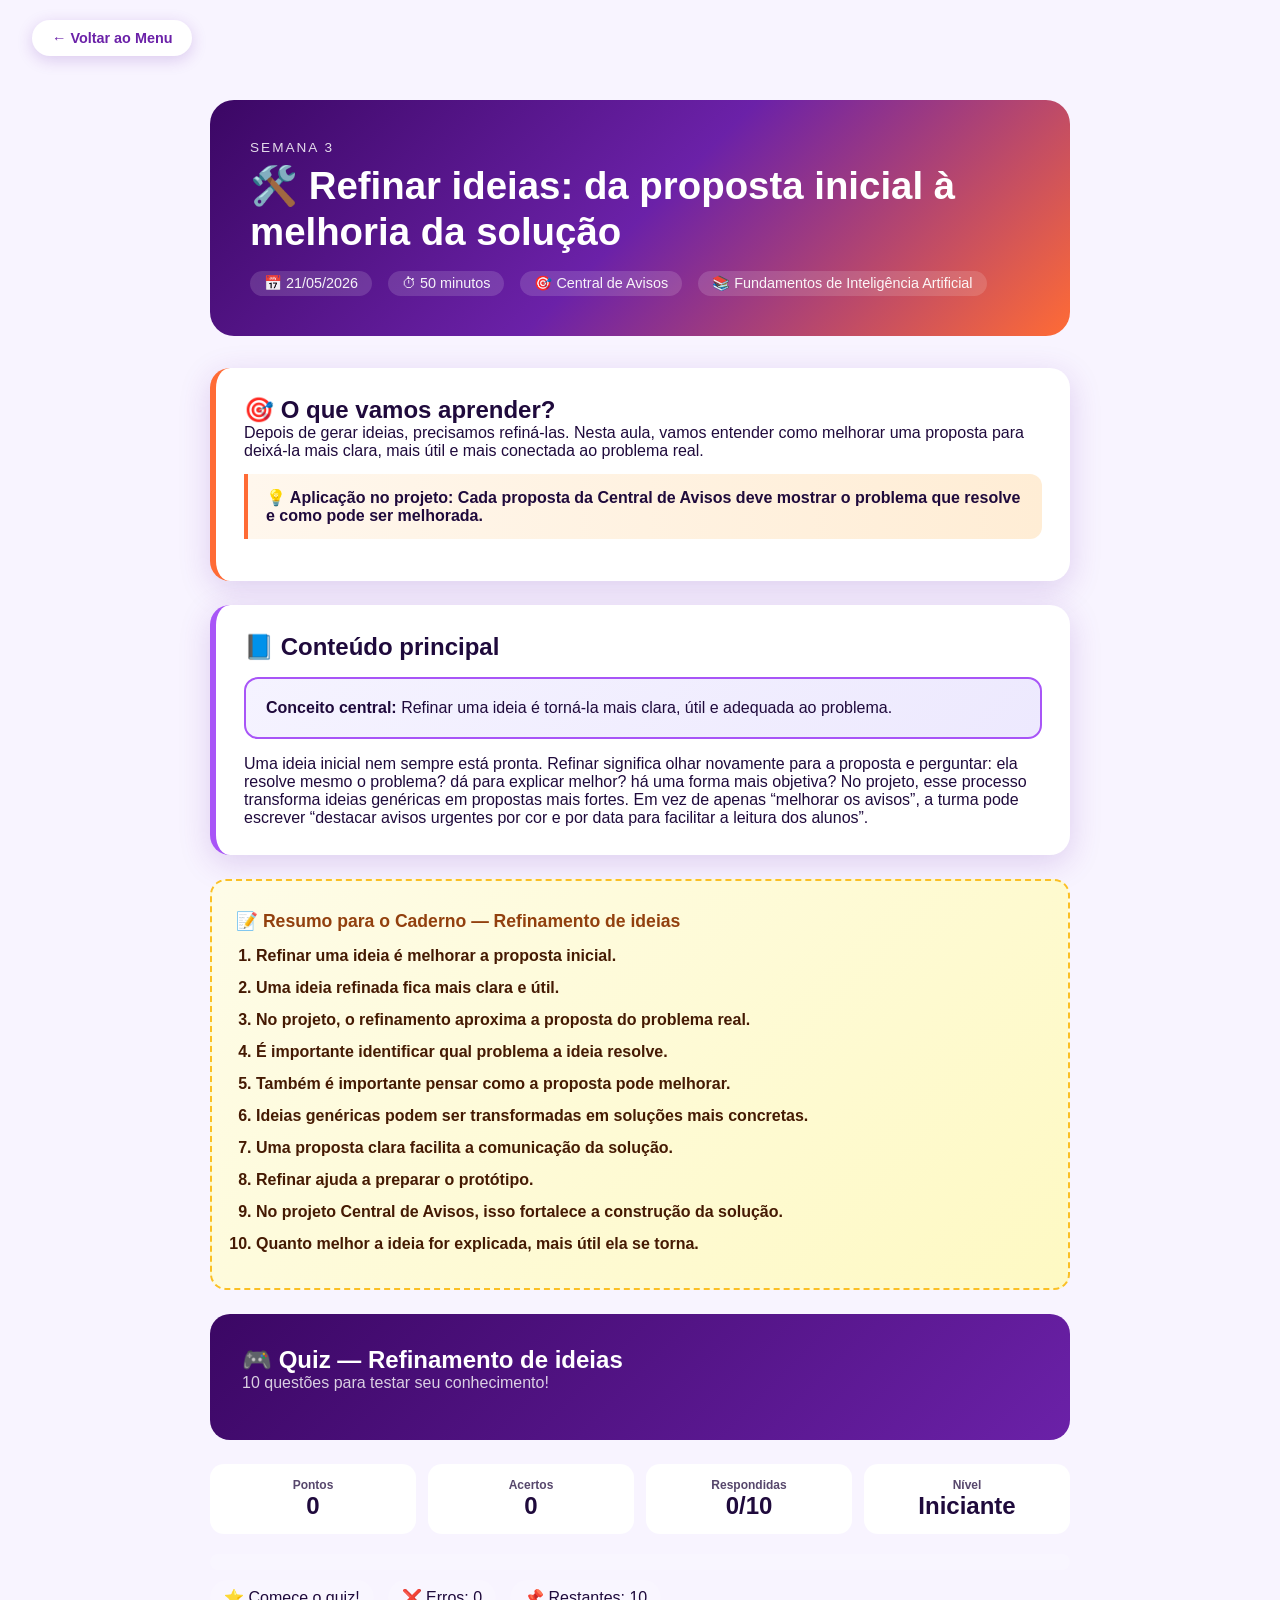
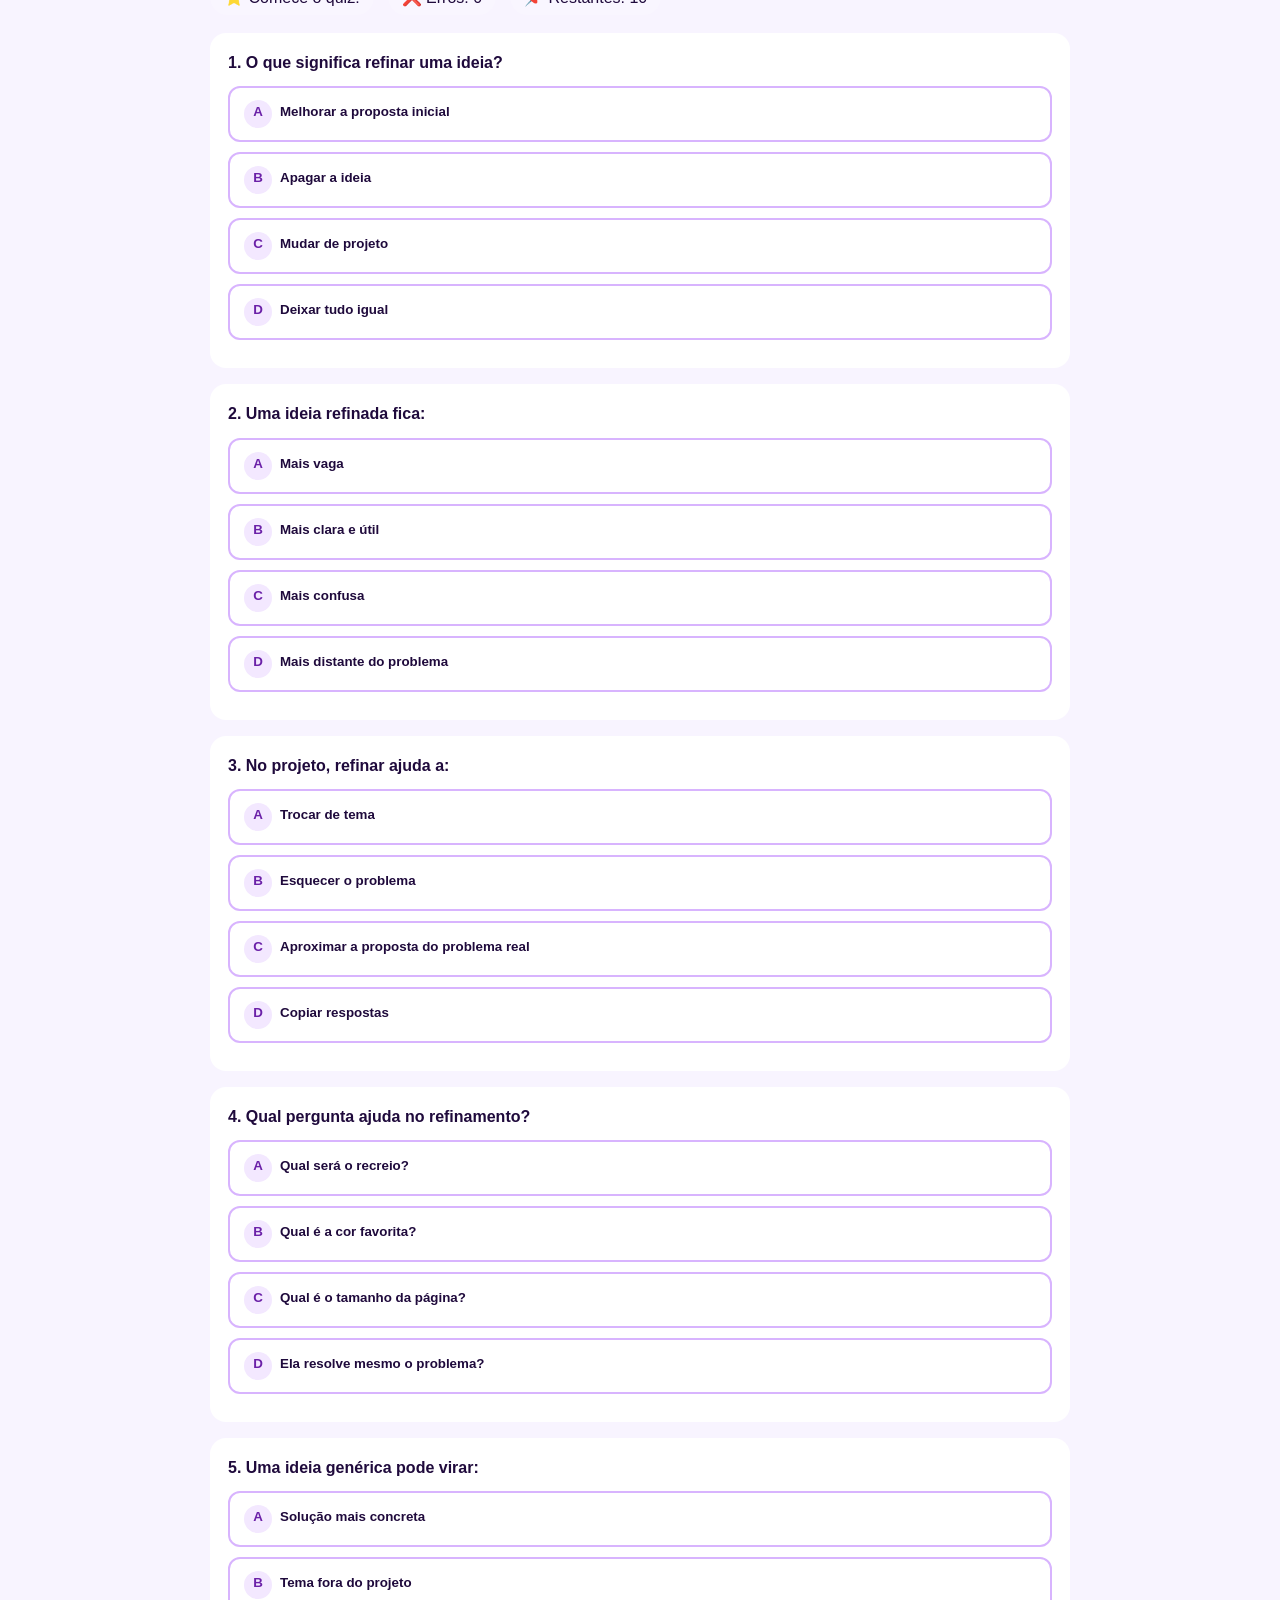
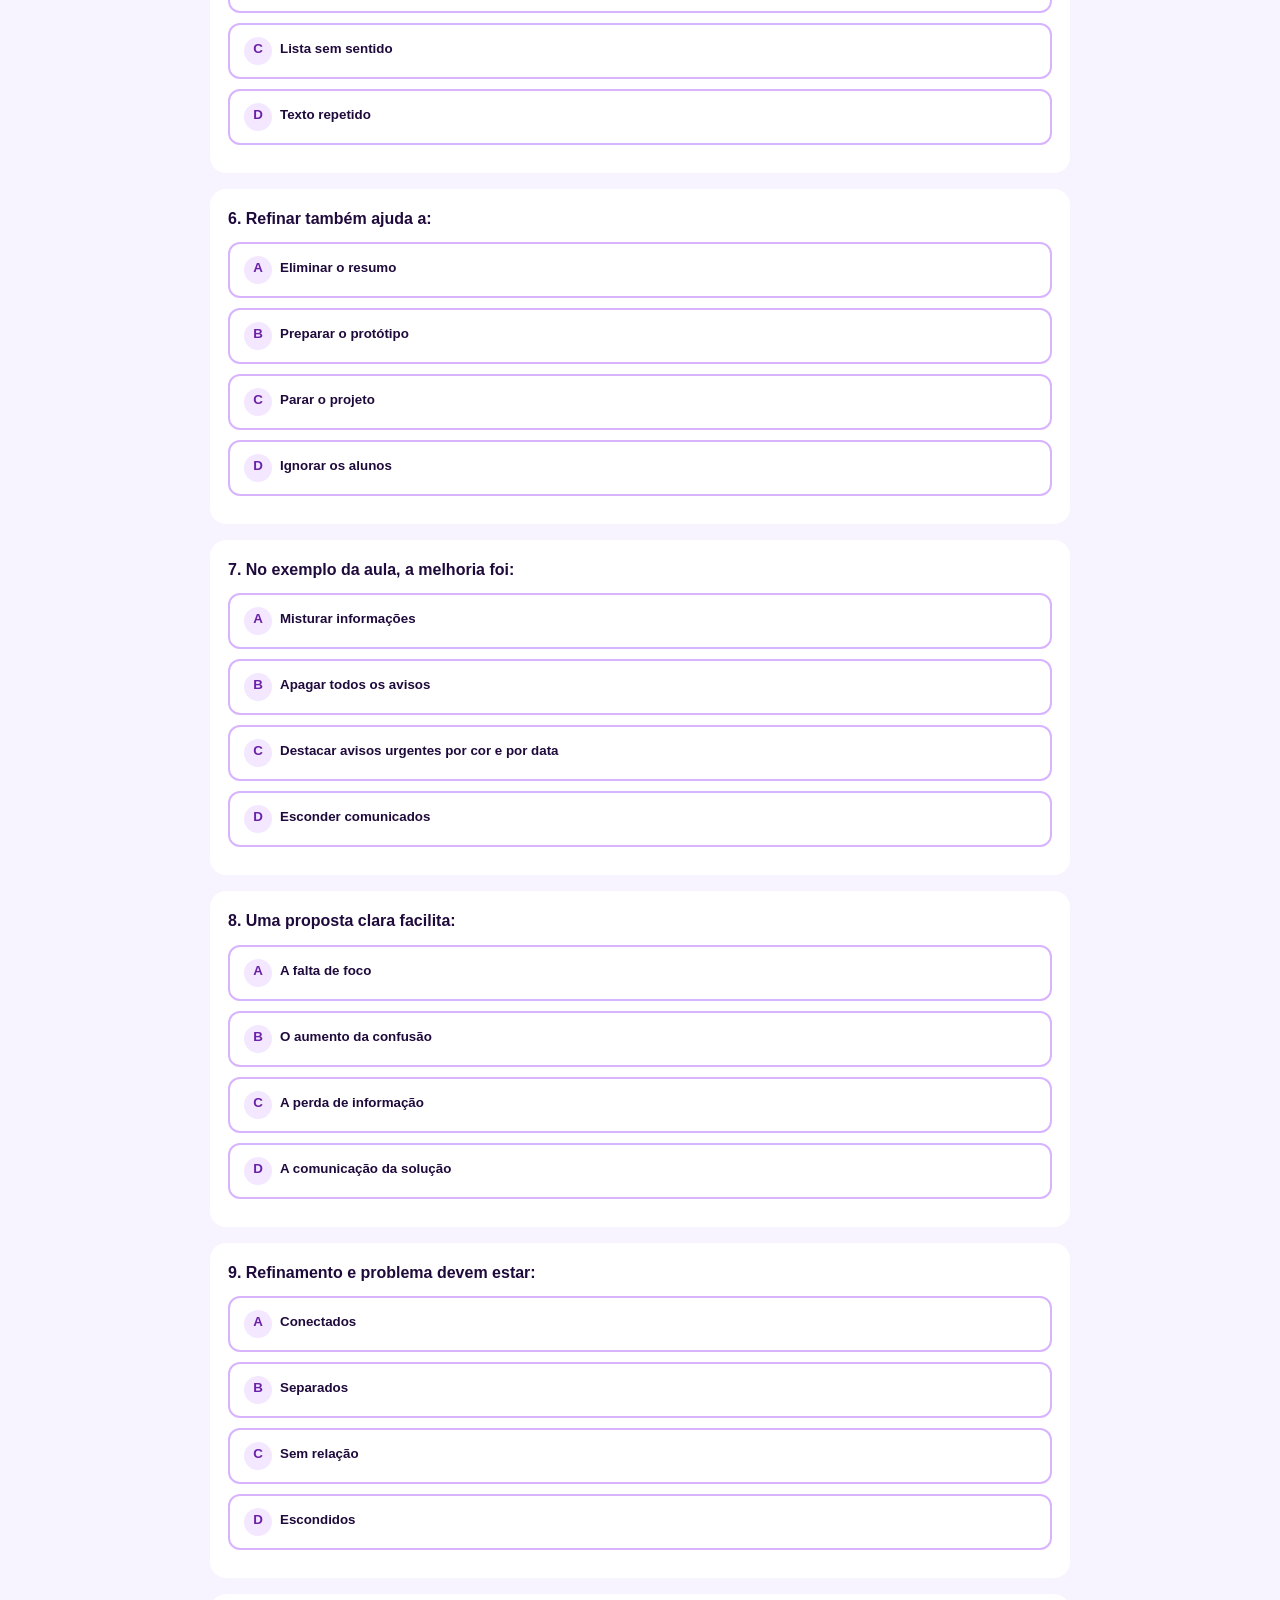
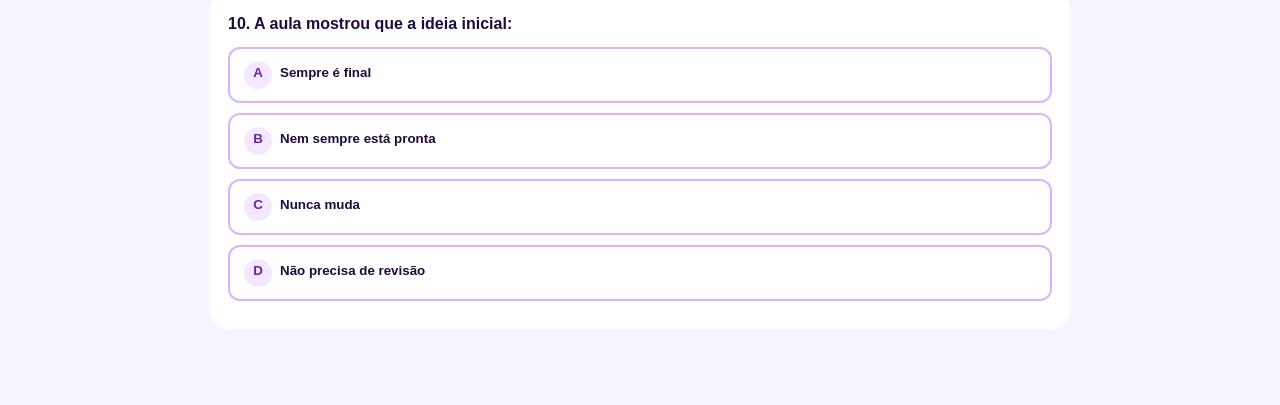
<file: aula06.html>
<!DOCTYPE html>
<html lang="pt-BR">
<head>
<meta charset="UTF-8">
<meta name="viewport" content="width=device-width, initial-scale=1.0">
<title>Refinar ideias: da proposta inicial à melhoria da solução - Fundamentos de Inteligência Artificial</title>
<link rel="stylesheet" href="style.css">
</head>
<body>
<a href="index.html" class="btn-back">← Voltar ao Menu</a>
<div class="aula-container">
  <div class="aula-hero">
    <div class="aula-num">SEMANA 3</div>
    <h1>🛠️ Refinar ideias: da proposta inicial à melhoria da solução</h1>
    <div class="aula-meta">
      <span>📅 21/05/2026</span>
      <span>⏱ 50 minutos</span>
      <span>🎯 Central de Avisos</span>
      <span>📚 Fundamentos de Inteligência Artificial</span>
    </div>
  </div>
  <div class="card">
    <h2>🎯 O que vamos aprender?</h2>
    <p>Depois de gerar ideias, precisamos refiná-las. Nesta aula, vamos entender como melhorar uma proposta para deixá-la mais clara, mais útil e mais conectada ao problema real.</p>
    <div class="destaque">💡 Aplicação no projeto: Cada proposta da Central de Avisos deve mostrar o problema que resolve e como pode ser melhorada.</div>
  </div>
  <div class="card roxo">
    <h2>📘 Conteúdo principal</h2>
    <div class="conceito-box"><strong>Conceito central:</strong> Refinar uma ideia é torná-la mais clara, útil e adequada ao problema.</div>
    <p>Uma ideia inicial nem sempre está pronta. Refinar significa olhar novamente para a proposta e perguntar: ela resolve mesmo o problema? dá para explicar melhor? há uma forma mais objetiva? No projeto, esse processo transforma ideias genéricas em propostas mais fortes. Em vez de apenas “melhorar os avisos”, a turma pode escrever “destacar avisos urgentes por cor e por data para facilitar a leitura dos alunos”.</p>
  </div>
  <div class="caderno-section">
    <h3>📝 Resumo para o Caderno — Refinamento de ideias</h3>
    <ol>
      <li>Refinar uma ideia é melhorar a proposta inicial.</li>
      <li>Uma ideia refinada fica mais clara e útil.</li>
      <li>No projeto, o refinamento aproxima a proposta do problema real.</li>
      <li>É importante identificar qual problema a ideia resolve.</li>
      <li>Também é importante pensar como a proposta pode melhorar.</li>
      <li>Ideias genéricas podem ser transformadas em soluções mais concretas.</li>
      <li>Uma proposta clara facilita a comunicação da solução.</li>
      <li>Refinar ajuda a preparar o protótipo.</li>
      <li>No projeto Central de Avisos, isso fortalece a construção da solução.</li>
      <li>Quanto melhor a ideia for explicada, mais útil ela se torna.</li>
    </ol>
  </div>
  <div class="quiz-section">
    <h2>🎮 Quiz — Refinamento de ideias</h2>
    <p style="opacity:0.8;margin-bottom:16px">10 questões para testar seu conhecimento!</p>
  </div>

  <div style="display:grid;grid-template-columns:repeat(4,1fr);gap:12px;margin:18px 0 20px;">
    <div style="background:#fff;color:#1F0A3C;border-radius:14px;padding:14px;text-align:center;font-weight:700;"><div style="font-size:12px;opacity:.75;">Pontos</div><div id="score" style="font-size:24px;">0</div></div>
    <div style="background:#fff;color:#1F0A3C;border-radius:14px;padding:14px;text-align:center;font-weight:700;"><div style="font-size:12px;opacity:.75;">Acertos</div><div id="hits" style="font-size:24px;">0</div></div>
    <div style="background:#fff;color:#1F0A3C;border-radius:14px;padding:14px;text-align:center;font-weight:700;"><div style="font-size:12px;opacity:.75;">Respondidas</div><div id="answered" style="font-size:24px;">0/10</div></div>
    <div style="background:#fff;color:#1F0A3C;border-radius:14px;padding:14px;text-align:center;font-weight:700;"><div style="font-size:12px;opacity:.75;">Nível</div><div id="level" style="font-size:24px;">Iniciante</div></div>
  </div>
  <div style="background:rgba(255,255,255,.18);border-radius:999px;height:16px;overflow:hidden;margin:12px 0 10px;">
    <div id="progressBar" style="height:100%;width:0%;background:linear-gradient(90deg,#FBBF24,#22C55E);transition:width .3s;"></div>
  </div>
  <div style="display:flex;gap:14px;flex-wrap:wrap;margin:0 0 18px;">
    <div style="background:rgba(255,255,255,.14);padding:8px 14px;border-radius:999px;">⭐ <span id="message">Comece o quiz!</span></div>
    <div style="background:rgba(255,255,255,.14);padding:8px 14px;border-radius:999px;">❌ Erros: <span id="errors">0</span></div>
    <div style="background:rgba(255,255,255,.14);padding:8px 14px;border-radius:999px;">📌 Restantes: <span id="remaining">10</span></div>
  </div>

<div id="quizQuestions">
<div class="quiz-item" data-correct="0" style="background:#fff;color:#1F0A3C;border-radius:16px;padding:18px;margin-bottom:16px;">
<p style="font-weight:700;margin-bottom:12px;line-height:1.45;">1. O que significa refinar uma ideia?</p><div class="quiz-options" style="display:grid;gap:10px;">
<button type="button" class="quiz-option" data-index="0" style="text-align:left;padding:12px 14px;border:2px solid #D8B4FE;border-radius:12px;background:#fff;color:#1F0A3C;font-weight:700;cursor:pointer;"><span style="display:inline-block;width:28px;height:28px;line-height:24px;text-align:center;border-radius:50%;background:#F3E8FF;color:#6B21A8;margin-right:8px;">A</span>Melhorar a proposta inicial</button>
<button type="button" class="quiz-option" data-index="1" style="text-align:left;padding:12px 14px;border:2px solid #D8B4FE;border-radius:12px;background:#fff;color:#1F0A3C;font-weight:700;cursor:pointer;"><span style="display:inline-block;width:28px;height:28px;line-height:24px;text-align:center;border-radius:50%;background:#F3E8FF;color:#6B21A8;margin-right:8px;">B</span>Apagar a ideia</button>
<button type="button" class="quiz-option" data-index="2" style="text-align:left;padding:12px 14px;border:2px solid #D8B4FE;border-radius:12px;background:#fff;color:#1F0A3C;font-weight:700;cursor:pointer;"><span style="display:inline-block;width:28px;height:28px;line-height:24px;text-align:center;border-radius:50%;background:#F3E8FF;color:#6B21A8;margin-right:8px;">C</span>Mudar de projeto</button>
<button type="button" class="quiz-option" data-index="3" style="text-align:left;padding:12px 14px;border:2px solid #D8B4FE;border-radius:12px;background:#fff;color:#1F0A3C;font-weight:700;cursor:pointer;"><span style="display:inline-block;width:28px;height:28px;line-height:24px;text-align:center;border-radius:50%;background:#F3E8FF;color:#6B21A8;margin-right:8px;">D</span>Deixar tudo igual</button>
</div><div class="quiz-feedback" style="margin-top:10px;font-weight:700;"></div></div>
<div class="quiz-item" data-correct="1" style="background:#fff;color:#1F0A3C;border-radius:16px;padding:18px;margin-bottom:16px;">
<p style="font-weight:700;margin-bottom:12px;line-height:1.45;">2. Uma ideia refinada fica:</p><div class="quiz-options" style="display:grid;gap:10px;">
<button type="button" class="quiz-option" data-index="0" style="text-align:left;padding:12px 14px;border:2px solid #D8B4FE;border-radius:12px;background:#fff;color:#1F0A3C;font-weight:700;cursor:pointer;"><span style="display:inline-block;width:28px;height:28px;line-height:24px;text-align:center;border-radius:50%;background:#F3E8FF;color:#6B21A8;margin-right:8px;">A</span>Mais vaga</button>
<button type="button" class="quiz-option" data-index="1" style="text-align:left;padding:12px 14px;border:2px solid #D8B4FE;border-radius:12px;background:#fff;color:#1F0A3C;font-weight:700;cursor:pointer;"><span style="display:inline-block;width:28px;height:28px;line-height:24px;text-align:center;border-radius:50%;background:#F3E8FF;color:#6B21A8;margin-right:8px;">B</span>Mais clara e útil</button>
<button type="button" class="quiz-option" data-index="2" style="text-align:left;padding:12px 14px;border:2px solid #D8B4FE;border-radius:12px;background:#fff;color:#1F0A3C;font-weight:700;cursor:pointer;"><span style="display:inline-block;width:28px;height:28px;line-height:24px;text-align:center;border-radius:50%;background:#F3E8FF;color:#6B21A8;margin-right:8px;">C</span>Mais confusa</button>
<button type="button" class="quiz-option" data-index="3" style="text-align:left;padding:12px 14px;border:2px solid #D8B4FE;border-radius:12px;background:#fff;color:#1F0A3C;font-weight:700;cursor:pointer;"><span style="display:inline-block;width:28px;height:28px;line-height:24px;text-align:center;border-radius:50%;background:#F3E8FF;color:#6B21A8;margin-right:8px;">D</span>Mais distante do problema</button>
</div><div class="quiz-feedback" style="margin-top:10px;font-weight:700;"></div></div>
<div class="quiz-item" data-correct="2" style="background:#fff;color:#1F0A3C;border-radius:16px;padding:18px;margin-bottom:16px;">
<p style="font-weight:700;margin-bottom:12px;line-height:1.45;">3. No projeto, refinar ajuda a:</p><div class="quiz-options" style="display:grid;gap:10px;">
<button type="button" class="quiz-option" data-index="0" style="text-align:left;padding:12px 14px;border:2px solid #D8B4FE;border-radius:12px;background:#fff;color:#1F0A3C;font-weight:700;cursor:pointer;"><span style="display:inline-block;width:28px;height:28px;line-height:24px;text-align:center;border-radius:50%;background:#F3E8FF;color:#6B21A8;margin-right:8px;">A</span>Trocar de tema</button>
<button type="button" class="quiz-option" data-index="1" style="text-align:left;padding:12px 14px;border:2px solid #D8B4FE;border-radius:12px;background:#fff;color:#1F0A3C;font-weight:700;cursor:pointer;"><span style="display:inline-block;width:28px;height:28px;line-height:24px;text-align:center;border-radius:50%;background:#F3E8FF;color:#6B21A8;margin-right:8px;">B</span>Esquecer o problema</button>
<button type="button" class="quiz-option" data-index="2" style="text-align:left;padding:12px 14px;border:2px solid #D8B4FE;border-radius:12px;background:#fff;color:#1F0A3C;font-weight:700;cursor:pointer;"><span style="display:inline-block;width:28px;height:28px;line-height:24px;text-align:center;border-radius:50%;background:#F3E8FF;color:#6B21A8;margin-right:8px;">C</span>Aproximar a proposta do problema real</button>
<button type="button" class="quiz-option" data-index="3" style="text-align:left;padding:12px 14px;border:2px solid #D8B4FE;border-radius:12px;background:#fff;color:#1F0A3C;font-weight:700;cursor:pointer;"><span style="display:inline-block;width:28px;height:28px;line-height:24px;text-align:center;border-radius:50%;background:#F3E8FF;color:#6B21A8;margin-right:8px;">D</span>Copiar respostas</button>
</div><div class="quiz-feedback" style="margin-top:10px;font-weight:700;"></div></div>
<div class="quiz-item" data-correct="3" style="background:#fff;color:#1F0A3C;border-radius:16px;padding:18px;margin-bottom:16px;">
<p style="font-weight:700;margin-bottom:12px;line-height:1.45;">4. Qual pergunta ajuda no refinamento?</p><div class="quiz-options" style="display:grid;gap:10px;">
<button type="button" class="quiz-option" data-index="0" style="text-align:left;padding:12px 14px;border:2px solid #D8B4FE;border-radius:12px;background:#fff;color:#1F0A3C;font-weight:700;cursor:pointer;"><span style="display:inline-block;width:28px;height:28px;line-height:24px;text-align:center;border-radius:50%;background:#F3E8FF;color:#6B21A8;margin-right:8px;">A</span>Qual será o recreio?</button>
<button type="button" class="quiz-option" data-index="1" style="text-align:left;padding:12px 14px;border:2px solid #D8B4FE;border-radius:12px;background:#fff;color:#1F0A3C;font-weight:700;cursor:pointer;"><span style="display:inline-block;width:28px;height:28px;line-height:24px;text-align:center;border-radius:50%;background:#F3E8FF;color:#6B21A8;margin-right:8px;">B</span>Qual é a cor favorita?</button>
<button type="button" class="quiz-option" data-index="2" style="text-align:left;padding:12px 14px;border:2px solid #D8B4FE;border-radius:12px;background:#fff;color:#1F0A3C;font-weight:700;cursor:pointer;"><span style="display:inline-block;width:28px;height:28px;line-height:24px;text-align:center;border-radius:50%;background:#F3E8FF;color:#6B21A8;margin-right:8px;">C</span>Qual é o tamanho da página?</button>
<button type="button" class="quiz-option" data-index="3" style="text-align:left;padding:12px 14px;border:2px solid #D8B4FE;border-radius:12px;background:#fff;color:#1F0A3C;font-weight:700;cursor:pointer;"><span style="display:inline-block;width:28px;height:28px;line-height:24px;text-align:center;border-radius:50%;background:#F3E8FF;color:#6B21A8;margin-right:8px;">D</span>Ela resolve mesmo o problema?</button>
</div><div class="quiz-feedback" style="margin-top:10px;font-weight:700;"></div></div>
<div class="quiz-item" data-correct="0" style="background:#fff;color:#1F0A3C;border-radius:16px;padding:18px;margin-bottom:16px;">
<p style="font-weight:700;margin-bottom:12px;line-height:1.45;">5. Uma ideia genérica pode virar:</p><div class="quiz-options" style="display:grid;gap:10px;">
<button type="button" class="quiz-option" data-index="0" style="text-align:left;padding:12px 14px;border:2px solid #D8B4FE;border-radius:12px;background:#fff;color:#1F0A3C;font-weight:700;cursor:pointer;"><span style="display:inline-block;width:28px;height:28px;line-height:24px;text-align:center;border-radius:50%;background:#F3E8FF;color:#6B21A8;margin-right:8px;">A</span>Solução mais concreta</button>
<button type="button" class="quiz-option" data-index="1" style="text-align:left;padding:12px 14px;border:2px solid #D8B4FE;border-radius:12px;background:#fff;color:#1F0A3C;font-weight:700;cursor:pointer;"><span style="display:inline-block;width:28px;height:28px;line-height:24px;text-align:center;border-radius:50%;background:#F3E8FF;color:#6B21A8;margin-right:8px;">B</span>Tema fora do projeto</button>
<button type="button" class="quiz-option" data-index="2" style="text-align:left;padding:12px 14px;border:2px solid #D8B4FE;border-radius:12px;background:#fff;color:#1F0A3C;font-weight:700;cursor:pointer;"><span style="display:inline-block;width:28px;height:28px;line-height:24px;text-align:center;border-radius:50%;background:#F3E8FF;color:#6B21A8;margin-right:8px;">C</span>Lista sem sentido</button>
<button type="button" class="quiz-option" data-index="3" style="text-align:left;padding:12px 14px;border:2px solid #D8B4FE;border-radius:12px;background:#fff;color:#1F0A3C;font-weight:700;cursor:pointer;"><span style="display:inline-block;width:28px;height:28px;line-height:24px;text-align:center;border-radius:50%;background:#F3E8FF;color:#6B21A8;margin-right:8px;">D</span>Texto repetido</button>
</div><div class="quiz-feedback" style="margin-top:10px;font-weight:700;"></div></div>
<div class="quiz-item" data-correct="1" style="background:#fff;color:#1F0A3C;border-radius:16px;padding:18px;margin-bottom:16px;">
<p style="font-weight:700;margin-bottom:12px;line-height:1.45;">6. Refinar também ajuda a:</p><div class="quiz-options" style="display:grid;gap:10px;">
<button type="button" class="quiz-option" data-index="0" style="text-align:left;padding:12px 14px;border:2px solid #D8B4FE;border-radius:12px;background:#fff;color:#1F0A3C;font-weight:700;cursor:pointer;"><span style="display:inline-block;width:28px;height:28px;line-height:24px;text-align:center;border-radius:50%;background:#F3E8FF;color:#6B21A8;margin-right:8px;">A</span>Eliminar o resumo</button>
<button type="button" class="quiz-option" data-index="1" style="text-align:left;padding:12px 14px;border:2px solid #D8B4FE;border-radius:12px;background:#fff;color:#1F0A3C;font-weight:700;cursor:pointer;"><span style="display:inline-block;width:28px;height:28px;line-height:24px;text-align:center;border-radius:50%;background:#F3E8FF;color:#6B21A8;margin-right:8px;">B</span>Preparar o protótipo</button>
<button type="button" class="quiz-option" data-index="2" style="text-align:left;padding:12px 14px;border:2px solid #D8B4FE;border-radius:12px;background:#fff;color:#1F0A3C;font-weight:700;cursor:pointer;"><span style="display:inline-block;width:28px;height:28px;line-height:24px;text-align:center;border-radius:50%;background:#F3E8FF;color:#6B21A8;margin-right:8px;">C</span>Parar o projeto</button>
<button type="button" class="quiz-option" data-index="3" style="text-align:left;padding:12px 14px;border:2px solid #D8B4FE;border-radius:12px;background:#fff;color:#1F0A3C;font-weight:700;cursor:pointer;"><span style="display:inline-block;width:28px;height:28px;line-height:24px;text-align:center;border-radius:50%;background:#F3E8FF;color:#6B21A8;margin-right:8px;">D</span>Ignorar os alunos</button>
</div><div class="quiz-feedback" style="margin-top:10px;font-weight:700;"></div></div>
<div class="quiz-item" data-correct="2" style="background:#fff;color:#1F0A3C;border-radius:16px;padding:18px;margin-bottom:16px;">
<p style="font-weight:700;margin-bottom:12px;line-height:1.45;">7. No exemplo da aula, a melhoria foi:</p><div class="quiz-options" style="display:grid;gap:10px;">
<button type="button" class="quiz-option" data-index="0" style="text-align:left;padding:12px 14px;border:2px solid #D8B4FE;border-radius:12px;background:#fff;color:#1F0A3C;font-weight:700;cursor:pointer;"><span style="display:inline-block;width:28px;height:28px;line-height:24px;text-align:center;border-radius:50%;background:#F3E8FF;color:#6B21A8;margin-right:8px;">A</span>Misturar informações</button>
<button type="button" class="quiz-option" data-index="1" style="text-align:left;padding:12px 14px;border:2px solid #D8B4FE;border-radius:12px;background:#fff;color:#1F0A3C;font-weight:700;cursor:pointer;"><span style="display:inline-block;width:28px;height:28px;line-height:24px;text-align:center;border-radius:50%;background:#F3E8FF;color:#6B21A8;margin-right:8px;">B</span>Apagar todos os avisos</button>
<button type="button" class="quiz-option" data-index="2" style="text-align:left;padding:12px 14px;border:2px solid #D8B4FE;border-radius:12px;background:#fff;color:#1F0A3C;font-weight:700;cursor:pointer;"><span style="display:inline-block;width:28px;height:28px;line-height:24px;text-align:center;border-radius:50%;background:#F3E8FF;color:#6B21A8;margin-right:8px;">C</span>Destacar avisos urgentes por cor e por data</button>
<button type="button" class="quiz-option" data-index="3" style="text-align:left;padding:12px 14px;border:2px solid #D8B4FE;border-radius:12px;background:#fff;color:#1F0A3C;font-weight:700;cursor:pointer;"><span style="display:inline-block;width:28px;height:28px;line-height:24px;text-align:center;border-radius:50%;background:#F3E8FF;color:#6B21A8;margin-right:8px;">D</span>Esconder comunicados</button>
</div><div class="quiz-feedback" style="margin-top:10px;font-weight:700;"></div></div>
<div class="quiz-item" data-correct="3" style="background:#fff;color:#1F0A3C;border-radius:16px;padding:18px;margin-bottom:16px;">
<p style="font-weight:700;margin-bottom:12px;line-height:1.45;">8. Uma proposta clara facilita:</p><div class="quiz-options" style="display:grid;gap:10px;">
<button type="button" class="quiz-option" data-index="0" style="text-align:left;padding:12px 14px;border:2px solid #D8B4FE;border-radius:12px;background:#fff;color:#1F0A3C;font-weight:700;cursor:pointer;"><span style="display:inline-block;width:28px;height:28px;line-height:24px;text-align:center;border-radius:50%;background:#F3E8FF;color:#6B21A8;margin-right:8px;">A</span>A falta de foco</button>
<button type="button" class="quiz-option" data-index="1" style="text-align:left;padding:12px 14px;border:2px solid #D8B4FE;border-radius:12px;background:#fff;color:#1F0A3C;font-weight:700;cursor:pointer;"><span style="display:inline-block;width:28px;height:28px;line-height:24px;text-align:center;border-radius:50%;background:#F3E8FF;color:#6B21A8;margin-right:8px;">B</span>O aumento da confusão</button>
<button type="button" class="quiz-option" data-index="2" style="text-align:left;padding:12px 14px;border:2px solid #D8B4FE;border-radius:12px;background:#fff;color:#1F0A3C;font-weight:700;cursor:pointer;"><span style="display:inline-block;width:28px;height:28px;line-height:24px;text-align:center;border-radius:50%;background:#F3E8FF;color:#6B21A8;margin-right:8px;">C</span>A perda de informação</button>
<button type="button" class="quiz-option" data-index="3" style="text-align:left;padding:12px 14px;border:2px solid #D8B4FE;border-radius:12px;background:#fff;color:#1F0A3C;font-weight:700;cursor:pointer;"><span style="display:inline-block;width:28px;height:28px;line-height:24px;text-align:center;border-radius:50%;background:#F3E8FF;color:#6B21A8;margin-right:8px;">D</span>A comunicação da solução</button>
</div><div class="quiz-feedback" style="margin-top:10px;font-weight:700;"></div></div>
<div class="quiz-item" data-correct="0" style="background:#fff;color:#1F0A3C;border-radius:16px;padding:18px;margin-bottom:16px;">
<p style="font-weight:700;margin-bottom:12px;line-height:1.45;">9. Refinamento e problema devem estar:</p><div class="quiz-options" style="display:grid;gap:10px;">
<button type="button" class="quiz-option" data-index="0" style="text-align:left;padding:12px 14px;border:2px solid #D8B4FE;border-radius:12px;background:#fff;color:#1F0A3C;font-weight:700;cursor:pointer;"><span style="display:inline-block;width:28px;height:28px;line-height:24px;text-align:center;border-radius:50%;background:#F3E8FF;color:#6B21A8;margin-right:8px;">A</span>Conectados</button>
<button type="button" class="quiz-option" data-index="1" style="text-align:left;padding:12px 14px;border:2px solid #D8B4FE;border-radius:12px;background:#fff;color:#1F0A3C;font-weight:700;cursor:pointer;"><span style="display:inline-block;width:28px;height:28px;line-height:24px;text-align:center;border-radius:50%;background:#F3E8FF;color:#6B21A8;margin-right:8px;">B</span>Separados</button>
<button type="button" class="quiz-option" data-index="2" style="text-align:left;padding:12px 14px;border:2px solid #D8B4FE;border-radius:12px;background:#fff;color:#1F0A3C;font-weight:700;cursor:pointer;"><span style="display:inline-block;width:28px;height:28px;line-height:24px;text-align:center;border-radius:50%;background:#F3E8FF;color:#6B21A8;margin-right:8px;">C</span>Sem relação</button>
<button type="button" class="quiz-option" data-index="3" style="text-align:left;padding:12px 14px;border:2px solid #D8B4FE;border-radius:12px;background:#fff;color:#1F0A3C;font-weight:700;cursor:pointer;"><span style="display:inline-block;width:28px;height:28px;line-height:24px;text-align:center;border-radius:50%;background:#F3E8FF;color:#6B21A8;margin-right:8px;">D</span>Escondidos</button>
</div><div class="quiz-feedback" style="margin-top:10px;font-weight:700;"></div></div>
<div class="quiz-item" data-correct="1" style="background:#fff;color:#1F0A3C;border-radius:16px;padding:18px;margin-bottom:16px;">
<p style="font-weight:700;margin-bottom:12px;line-height:1.45;">10. A aula mostrou que a ideia inicial:</p><div class="quiz-options" style="display:grid;gap:10px;">
<button type="button" class="quiz-option" data-index="0" style="text-align:left;padding:12px 14px;border:2px solid #D8B4FE;border-radius:12px;background:#fff;color:#1F0A3C;font-weight:700;cursor:pointer;"><span style="display:inline-block;width:28px;height:28px;line-height:24px;text-align:center;border-radius:50%;background:#F3E8FF;color:#6B21A8;margin-right:8px;">A</span>Sempre é final</button>
<button type="button" class="quiz-option" data-index="1" style="text-align:left;padding:12px 14px;border:2px solid #D8B4FE;border-radius:12px;background:#fff;color:#1F0A3C;font-weight:700;cursor:pointer;"><span style="display:inline-block;width:28px;height:28px;line-height:24px;text-align:center;border-radius:50%;background:#F3E8FF;color:#6B21A8;margin-right:8px;">B</span>Nem sempre está pronta</button>
<button type="button" class="quiz-option" data-index="2" style="text-align:left;padding:12px 14px;border:2px solid #D8B4FE;border-radius:12px;background:#fff;color:#1F0A3C;font-weight:700;cursor:pointer;"><span style="display:inline-block;width:28px;height:28px;line-height:24px;text-align:center;border-radius:50%;background:#F3E8FF;color:#6B21A8;margin-right:8px;">C</span>Nunca muda</button>
<button type="button" class="quiz-option" data-index="3" style="text-align:left;padding:12px 14px;border:2px solid #D8B4FE;border-radius:12px;background:#fff;color:#1F0A3C;font-weight:700;cursor:pointer;"><span style="display:inline-block;width:28px;height:28px;line-height:24px;text-align:center;border-radius:50%;background:#F3E8FF;color:#6B21A8;margin-right:8px;">D</span>Não precisa de revisão</button>
</div><div class="quiz-feedback" style="margin-top:10px;font-weight:700;"></div></div>
</div>

<div id="quizFinal" style="display:none;background:#fff;color:#1F0A3C;border-radius:16px;padding:18px;margin-top:18px;">
<h3 style="margin-bottom:8px;">🏁 Resultado final</h3>
<p id="finalText" style="line-height:1.5;"></p>
<button type="button" onclick="restartQuiz()" style="margin-top:12px;padding:12px 18px;border:none;border-radius:12px;background:#FFB347;color:#1F0A3C;font-weight:800;cursor:pointer;">🔄 Reiniciar quiz</button>
</div>
<script>
(function(){
  const items=[...document.querySelectorAll('.quiz-item')];
  let score=0,hits=0,answered=0;
  function updatePanel(){
    document.getElementById('score').textContent=score;
    document.getElementById('hits').textContent=hits;
    document.getElementById('answered').textContent=`${answered}/10`;
    document.getElementById('errors').textContent=answered-hits;
    document.getElementById('remaining').textContent=10-answered;
    document.getElementById('progressBar').style.width=(answered*10)+'%';
    let level='Iniciante';
    if(score>=80) level='Especialista';
    else if(score>=50) level='Avançando';
    else if(score>=20) level='Em prática';
    document.getElementById('level').textContent=level;
    document.getElementById('message').textContent = answered===0 ? 'Comece o quiz!' :
      answered<10 ? (hits>=answered/2 ? 'Bom trabalho! Continue assim.' : 'Atenção aos conceitos principais.') :
      (score>=70 ? 'Ótimo desempenho!' : 'Revise o resumo e tente de novo.');
    if(answered===10){
      document.getElementById('quizFinal').style.display='block';
      document.getElementById('finalText').textContent=`Você concluiu o quiz com ${score} pontos, ${hits} acertos e ${10-hits} erros.`;
    }
  }
  items.forEach(item=>{
    const correct=Number(item.dataset.correct);
    const buttons=[...item.querySelectorAll('.quiz-option')];
    const feedback=item.querySelector('.quiz-feedback');
    buttons.forEach(btn=>{
      btn.addEventListener('click', ()=>{
        if(item.dataset.done==='1') return;
        item.dataset.done='1';
        answered++;
        const selected=Number(btn.dataset.index);
        buttons.forEach((b,i)=>{
          b.disabled=true;
          b.style.cursor='default';
          if(i===correct){
            b.style.background='#DCFCE7';
            b.style.borderColor='#22C55E';
          }
        });
        if(selected===correct){
          score+=10; hits++;
          btn.style.background='#DCFCE7';
          btn.style.borderColor='#22C55E';
          feedback.textContent='✅ Resposta correta!';
          feedback.style.color='#166534';
        }else{
          btn.style.background='#FEE2E2';
          btn.style.borderColor='#EF4444';
          feedback.textContent='❌ Resposta incorreta.';
          feedback.style.color='#991B1B';
        }
        updatePanel();
      });
    });
  });
  window.restartQuiz=function(){
    score=0;hits=0;answered=0;
    items.forEach(item=>{
      item.dataset.done='0';
      item.querySelector('.quiz-feedback').textContent='';
      item.querySelectorAll('.quiz-option').forEach(btn=>{
        btn.disabled=false;
        btn.style.cursor='pointer';
        btn.style.background='#fff';
        btn.style.borderColor='#D8B4FE';
      });
    });
    document.getElementById('quizFinal').style.display='none';
    updatePanel();
  };
  updatePanel();
})();
</script>

</div>
</body>
</html>
</file>
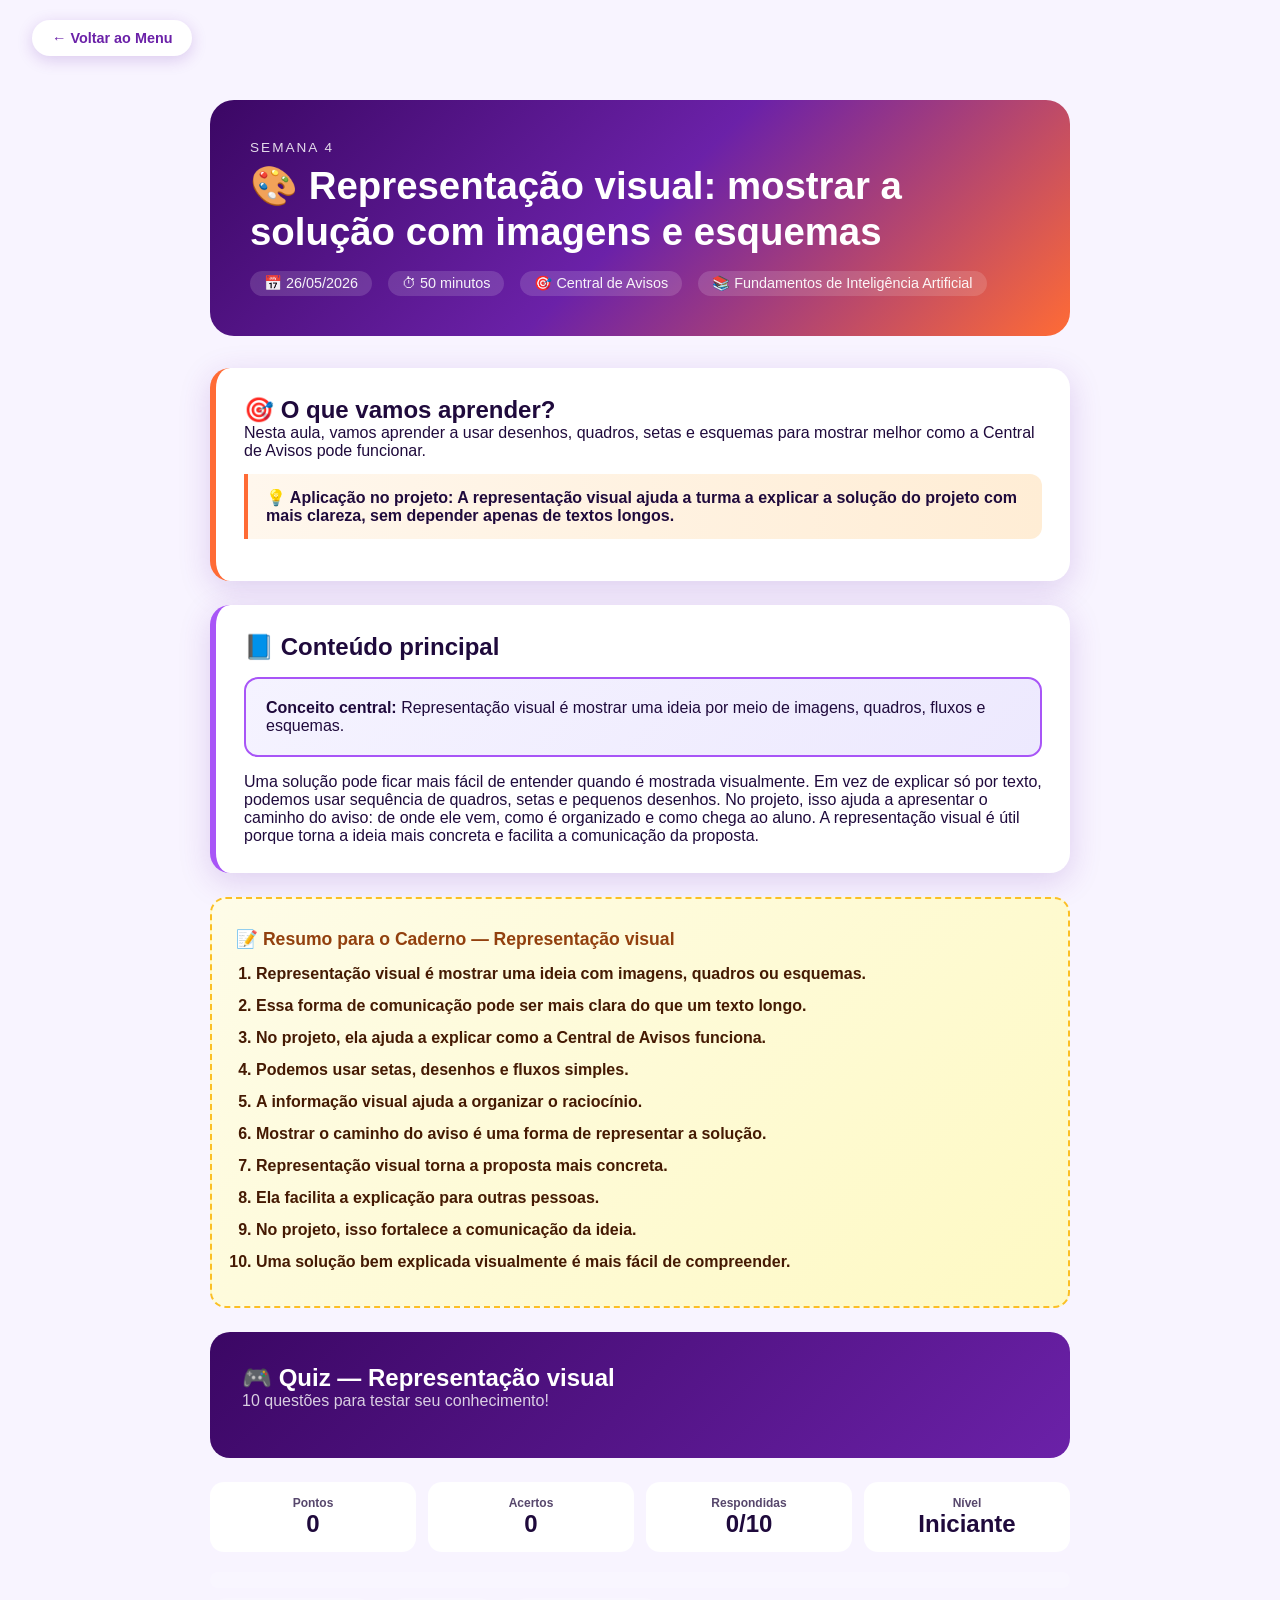
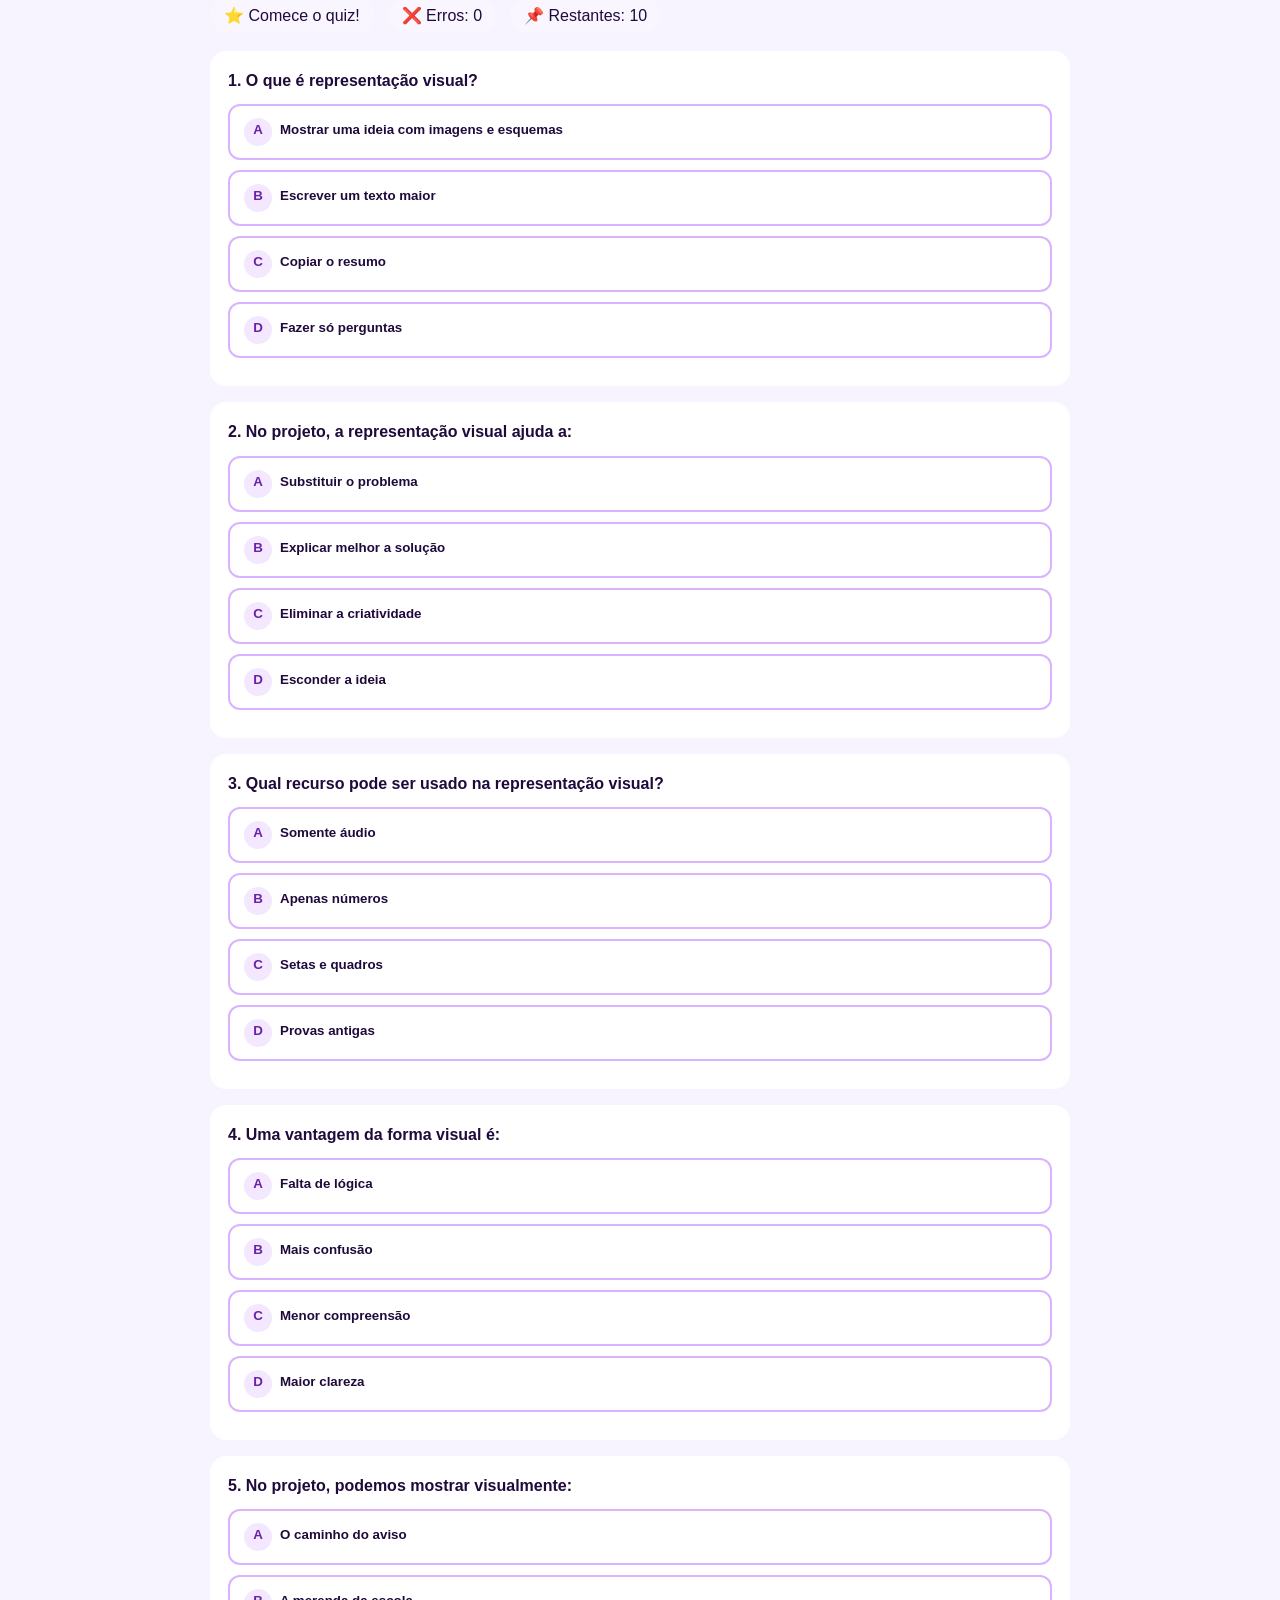
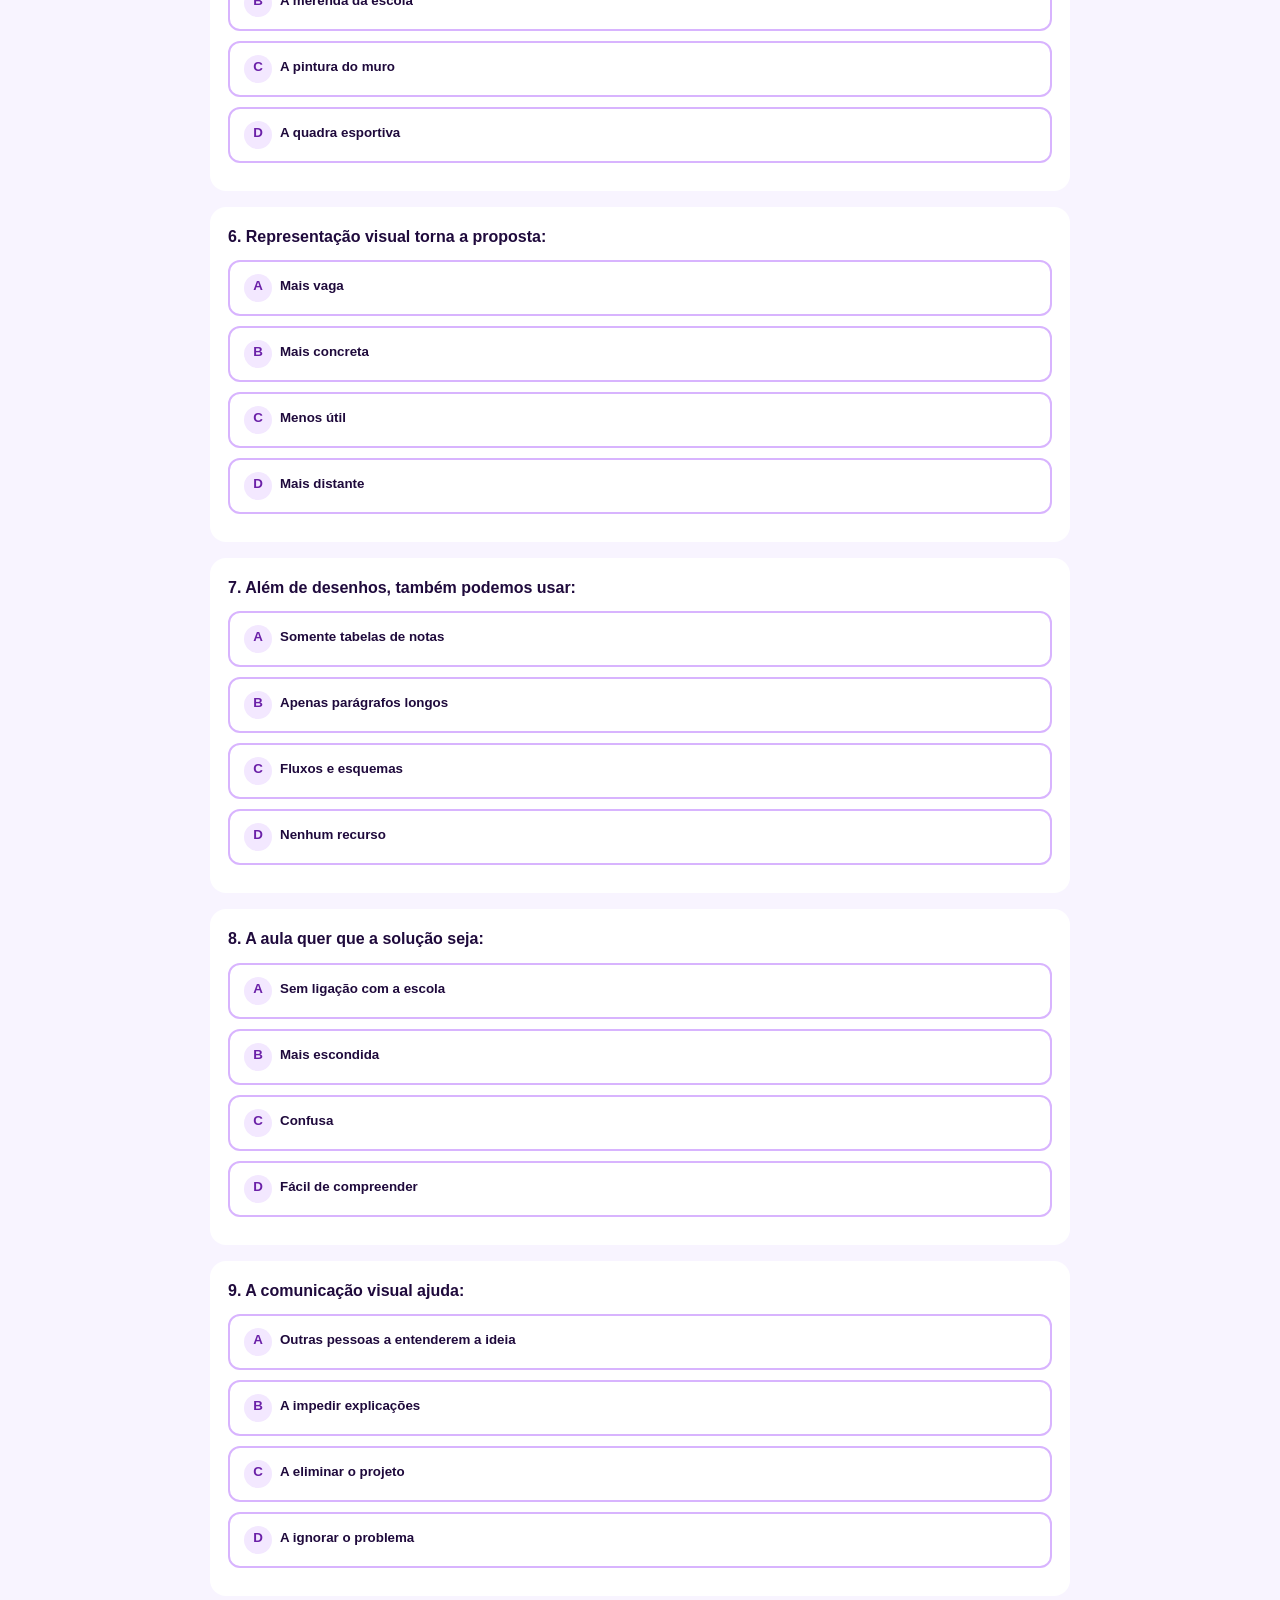
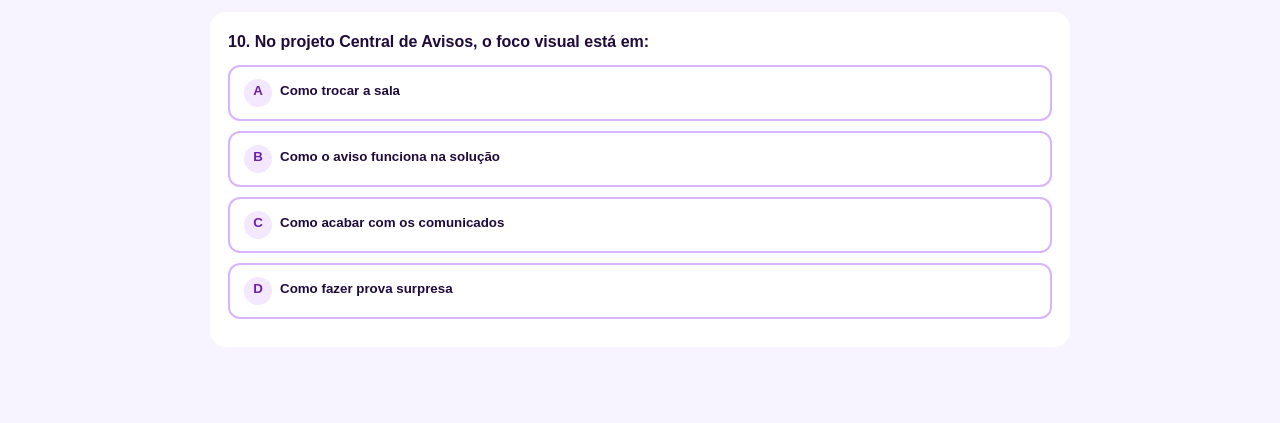
<file: aula07.html>
<!DOCTYPE html>
<html lang="pt-BR">
<head>
<meta charset="UTF-8">
<meta name="viewport" content="width=device-width, initial-scale=1.0">
<title>Representação visual: mostrar a solução com imagens e esquemas - Fundamentos de Inteligência Artificial</title>
<link rel="stylesheet" href="style.css">
</head>
<body>
<a href="index.html" class="btn-back">← Voltar ao Menu</a>
<div class="aula-container">
  <div class="aula-hero">
    <div class="aula-num">SEMANA 4</div>
    <h1>🎨 Representação visual: mostrar a solução com imagens e esquemas</h1>
    <div class="aula-meta">
      <span>📅 26/05/2026</span>
      <span>⏱ 50 minutos</span>
      <span>🎯 Central de Avisos</span>
      <span>📚 Fundamentos de Inteligência Artificial</span>
    </div>
  </div>
  <div class="card">
    <h2>🎯 O que vamos aprender?</h2>
    <p>Nesta aula, vamos aprender a usar desenhos, quadros, setas e esquemas para mostrar melhor como a Central de Avisos pode funcionar.</p>
    <div class="destaque">💡 Aplicação no projeto: A representação visual ajuda a turma a explicar a solução do projeto com mais clareza, sem depender apenas de textos longos.</div>
  </div>
  <div class="card roxo">
    <h2>📘 Conteúdo principal</h2>
    <div class="conceito-box"><strong>Conceito central:</strong> Representação visual é mostrar uma ideia por meio de imagens, quadros, fluxos e esquemas.</div>
    <p>Uma solução pode ficar mais fácil de entender quando é mostrada visualmente. Em vez de explicar só por texto, podemos usar sequência de quadros, setas e pequenos desenhos. No projeto, isso ajuda a apresentar o caminho do aviso: de onde ele vem, como é organizado e como chega ao aluno. A representação visual é útil porque torna a ideia mais concreta e facilita a comunicação da proposta.</p>
  </div>
  <div class="caderno-section">
    <h3>📝 Resumo para o Caderno — Representação visual</h3>
    <ol>
      <li>Representação visual é mostrar uma ideia com imagens, quadros ou esquemas.</li>
      <li>Essa forma de comunicação pode ser mais clara do que um texto longo.</li>
      <li>No projeto, ela ajuda a explicar como a Central de Avisos funciona.</li>
      <li>Podemos usar setas, desenhos e fluxos simples.</li>
      <li>A informação visual ajuda a organizar o raciocínio.</li>
      <li>Mostrar o caminho do aviso é uma forma de representar a solução.</li>
      <li>Representação visual torna a proposta mais concreta.</li>
      <li>Ela facilita a explicação para outras pessoas.</li>
      <li>No projeto, isso fortalece a comunicação da ideia.</li>
      <li>Uma solução bem explicada visualmente é mais fácil de compreender.</li>
    </ol>
  </div>
  <div class="quiz-section">
    <h2>🎮 Quiz — Representação visual</h2>
    <p style="opacity:0.8;margin-bottom:16px">10 questões para testar seu conhecimento!</p>
  </div>

  <div style="display:grid;grid-template-columns:repeat(4,1fr);gap:12px;margin:18px 0 20px;">
    <div style="background:#fff;color:#1F0A3C;border-radius:14px;padding:14px;text-align:center;font-weight:700;"><div style="font-size:12px;opacity:.75;">Pontos</div><div id="score" style="font-size:24px;">0</div></div>
    <div style="background:#fff;color:#1F0A3C;border-radius:14px;padding:14px;text-align:center;font-weight:700;"><div style="font-size:12px;opacity:.75;">Acertos</div><div id="hits" style="font-size:24px;">0</div></div>
    <div style="background:#fff;color:#1F0A3C;border-radius:14px;padding:14px;text-align:center;font-weight:700;"><div style="font-size:12px;opacity:.75;">Respondidas</div><div id="answered" style="font-size:24px;">0/10</div></div>
    <div style="background:#fff;color:#1F0A3C;border-radius:14px;padding:14px;text-align:center;font-weight:700;"><div style="font-size:12px;opacity:.75;">Nível</div><div id="level" style="font-size:24px;">Iniciante</div></div>
  </div>
  <div style="background:rgba(255,255,255,.18);border-radius:999px;height:16px;overflow:hidden;margin:12px 0 10px;">
    <div id="progressBar" style="height:100%;width:0%;background:linear-gradient(90deg,#FBBF24,#22C55E);transition:width .3s;"></div>
  </div>
  <div style="display:flex;gap:14px;flex-wrap:wrap;margin:0 0 18px;">
    <div style="background:rgba(255,255,255,.14);padding:8px 14px;border-radius:999px;">⭐ <span id="message">Comece o quiz!</span></div>
    <div style="background:rgba(255,255,255,.14);padding:8px 14px;border-radius:999px;">❌ Erros: <span id="errors">0</span></div>
    <div style="background:rgba(255,255,255,.14);padding:8px 14px;border-radius:999px;">📌 Restantes: <span id="remaining">10</span></div>
  </div>

<div id="quizQuestions">
<div class="quiz-item" data-correct="0" style="background:#fff;color:#1F0A3C;border-radius:16px;padding:18px;margin-bottom:16px;">
<p style="font-weight:700;margin-bottom:12px;line-height:1.45;">1. O que é representação visual?</p><div class="quiz-options" style="display:grid;gap:10px;">
<button type="button" class="quiz-option" data-index="0" style="text-align:left;padding:12px 14px;border:2px solid #D8B4FE;border-radius:12px;background:#fff;color:#1F0A3C;font-weight:700;cursor:pointer;"><span style="display:inline-block;width:28px;height:28px;line-height:24px;text-align:center;border-radius:50%;background:#F3E8FF;color:#6B21A8;margin-right:8px;">A</span>Mostrar uma ideia com imagens e esquemas</button>
<button type="button" class="quiz-option" data-index="1" style="text-align:left;padding:12px 14px;border:2px solid #D8B4FE;border-radius:12px;background:#fff;color:#1F0A3C;font-weight:700;cursor:pointer;"><span style="display:inline-block;width:28px;height:28px;line-height:24px;text-align:center;border-radius:50%;background:#F3E8FF;color:#6B21A8;margin-right:8px;">B</span>Escrever um texto maior</button>
<button type="button" class="quiz-option" data-index="2" style="text-align:left;padding:12px 14px;border:2px solid #D8B4FE;border-radius:12px;background:#fff;color:#1F0A3C;font-weight:700;cursor:pointer;"><span style="display:inline-block;width:28px;height:28px;line-height:24px;text-align:center;border-radius:50%;background:#F3E8FF;color:#6B21A8;margin-right:8px;">C</span>Copiar o resumo</button>
<button type="button" class="quiz-option" data-index="3" style="text-align:left;padding:12px 14px;border:2px solid #D8B4FE;border-radius:12px;background:#fff;color:#1F0A3C;font-weight:700;cursor:pointer;"><span style="display:inline-block;width:28px;height:28px;line-height:24px;text-align:center;border-radius:50%;background:#F3E8FF;color:#6B21A8;margin-right:8px;">D</span>Fazer só perguntas</button>
</div><div class="quiz-feedback" style="margin-top:10px;font-weight:700;"></div></div>
<div class="quiz-item" data-correct="1" style="background:#fff;color:#1F0A3C;border-radius:16px;padding:18px;margin-bottom:16px;">
<p style="font-weight:700;margin-bottom:12px;line-height:1.45;">2. No projeto, a representação visual ajuda a:</p><div class="quiz-options" style="display:grid;gap:10px;">
<button type="button" class="quiz-option" data-index="0" style="text-align:left;padding:12px 14px;border:2px solid #D8B4FE;border-radius:12px;background:#fff;color:#1F0A3C;font-weight:700;cursor:pointer;"><span style="display:inline-block;width:28px;height:28px;line-height:24px;text-align:center;border-radius:50%;background:#F3E8FF;color:#6B21A8;margin-right:8px;">A</span>Substituir o problema</button>
<button type="button" class="quiz-option" data-index="1" style="text-align:left;padding:12px 14px;border:2px solid #D8B4FE;border-radius:12px;background:#fff;color:#1F0A3C;font-weight:700;cursor:pointer;"><span style="display:inline-block;width:28px;height:28px;line-height:24px;text-align:center;border-radius:50%;background:#F3E8FF;color:#6B21A8;margin-right:8px;">B</span>Explicar melhor a solução</button>
<button type="button" class="quiz-option" data-index="2" style="text-align:left;padding:12px 14px;border:2px solid #D8B4FE;border-radius:12px;background:#fff;color:#1F0A3C;font-weight:700;cursor:pointer;"><span style="display:inline-block;width:28px;height:28px;line-height:24px;text-align:center;border-radius:50%;background:#F3E8FF;color:#6B21A8;margin-right:8px;">C</span>Eliminar a criatividade</button>
<button type="button" class="quiz-option" data-index="3" style="text-align:left;padding:12px 14px;border:2px solid #D8B4FE;border-radius:12px;background:#fff;color:#1F0A3C;font-weight:700;cursor:pointer;"><span style="display:inline-block;width:28px;height:28px;line-height:24px;text-align:center;border-radius:50%;background:#F3E8FF;color:#6B21A8;margin-right:8px;">D</span>Esconder a ideia</button>
</div><div class="quiz-feedback" style="margin-top:10px;font-weight:700;"></div></div>
<div class="quiz-item" data-correct="2" style="background:#fff;color:#1F0A3C;border-radius:16px;padding:18px;margin-bottom:16px;">
<p style="font-weight:700;margin-bottom:12px;line-height:1.45;">3. Qual recurso pode ser usado na representação visual?</p><div class="quiz-options" style="display:grid;gap:10px;">
<button type="button" class="quiz-option" data-index="0" style="text-align:left;padding:12px 14px;border:2px solid #D8B4FE;border-radius:12px;background:#fff;color:#1F0A3C;font-weight:700;cursor:pointer;"><span style="display:inline-block;width:28px;height:28px;line-height:24px;text-align:center;border-radius:50%;background:#F3E8FF;color:#6B21A8;margin-right:8px;">A</span>Somente áudio</button>
<button type="button" class="quiz-option" data-index="1" style="text-align:left;padding:12px 14px;border:2px solid #D8B4FE;border-radius:12px;background:#fff;color:#1F0A3C;font-weight:700;cursor:pointer;"><span style="display:inline-block;width:28px;height:28px;line-height:24px;text-align:center;border-radius:50%;background:#F3E8FF;color:#6B21A8;margin-right:8px;">B</span>Apenas números</button>
<button type="button" class="quiz-option" data-index="2" style="text-align:left;padding:12px 14px;border:2px solid #D8B4FE;border-radius:12px;background:#fff;color:#1F0A3C;font-weight:700;cursor:pointer;"><span style="display:inline-block;width:28px;height:28px;line-height:24px;text-align:center;border-radius:50%;background:#F3E8FF;color:#6B21A8;margin-right:8px;">C</span>Setas e quadros</button>
<button type="button" class="quiz-option" data-index="3" style="text-align:left;padding:12px 14px;border:2px solid #D8B4FE;border-radius:12px;background:#fff;color:#1F0A3C;font-weight:700;cursor:pointer;"><span style="display:inline-block;width:28px;height:28px;line-height:24px;text-align:center;border-radius:50%;background:#F3E8FF;color:#6B21A8;margin-right:8px;">D</span>Provas antigas</button>
</div><div class="quiz-feedback" style="margin-top:10px;font-weight:700;"></div></div>
<div class="quiz-item" data-correct="3" style="background:#fff;color:#1F0A3C;border-radius:16px;padding:18px;margin-bottom:16px;">
<p style="font-weight:700;margin-bottom:12px;line-height:1.45;">4. Uma vantagem da forma visual é:</p><div class="quiz-options" style="display:grid;gap:10px;">
<button type="button" class="quiz-option" data-index="0" style="text-align:left;padding:12px 14px;border:2px solid #D8B4FE;border-radius:12px;background:#fff;color:#1F0A3C;font-weight:700;cursor:pointer;"><span style="display:inline-block;width:28px;height:28px;line-height:24px;text-align:center;border-radius:50%;background:#F3E8FF;color:#6B21A8;margin-right:8px;">A</span>Falta de lógica</button>
<button type="button" class="quiz-option" data-index="1" style="text-align:left;padding:12px 14px;border:2px solid #D8B4FE;border-radius:12px;background:#fff;color:#1F0A3C;font-weight:700;cursor:pointer;"><span style="display:inline-block;width:28px;height:28px;line-height:24px;text-align:center;border-radius:50%;background:#F3E8FF;color:#6B21A8;margin-right:8px;">B</span>Mais confusão</button>
<button type="button" class="quiz-option" data-index="2" style="text-align:left;padding:12px 14px;border:2px solid #D8B4FE;border-radius:12px;background:#fff;color:#1F0A3C;font-weight:700;cursor:pointer;"><span style="display:inline-block;width:28px;height:28px;line-height:24px;text-align:center;border-radius:50%;background:#F3E8FF;color:#6B21A8;margin-right:8px;">C</span>Menor compreensão</button>
<button type="button" class="quiz-option" data-index="3" style="text-align:left;padding:12px 14px;border:2px solid #D8B4FE;border-radius:12px;background:#fff;color:#1F0A3C;font-weight:700;cursor:pointer;"><span style="display:inline-block;width:28px;height:28px;line-height:24px;text-align:center;border-radius:50%;background:#F3E8FF;color:#6B21A8;margin-right:8px;">D</span>Maior clareza</button>
</div><div class="quiz-feedback" style="margin-top:10px;font-weight:700;"></div></div>
<div class="quiz-item" data-correct="0" style="background:#fff;color:#1F0A3C;border-radius:16px;padding:18px;margin-bottom:16px;">
<p style="font-weight:700;margin-bottom:12px;line-height:1.45;">5. No projeto, podemos mostrar visualmente:</p><div class="quiz-options" style="display:grid;gap:10px;">
<button type="button" class="quiz-option" data-index="0" style="text-align:left;padding:12px 14px;border:2px solid #D8B4FE;border-radius:12px;background:#fff;color:#1F0A3C;font-weight:700;cursor:pointer;"><span style="display:inline-block;width:28px;height:28px;line-height:24px;text-align:center;border-radius:50%;background:#F3E8FF;color:#6B21A8;margin-right:8px;">A</span>O caminho do aviso</button>
<button type="button" class="quiz-option" data-index="1" style="text-align:left;padding:12px 14px;border:2px solid #D8B4FE;border-radius:12px;background:#fff;color:#1F0A3C;font-weight:700;cursor:pointer;"><span style="display:inline-block;width:28px;height:28px;line-height:24px;text-align:center;border-radius:50%;background:#F3E8FF;color:#6B21A8;margin-right:8px;">B</span>A merenda da escola</button>
<button type="button" class="quiz-option" data-index="2" style="text-align:left;padding:12px 14px;border:2px solid #D8B4FE;border-radius:12px;background:#fff;color:#1F0A3C;font-weight:700;cursor:pointer;"><span style="display:inline-block;width:28px;height:28px;line-height:24px;text-align:center;border-radius:50%;background:#F3E8FF;color:#6B21A8;margin-right:8px;">C</span>A pintura do muro</button>
<button type="button" class="quiz-option" data-index="3" style="text-align:left;padding:12px 14px;border:2px solid #D8B4FE;border-radius:12px;background:#fff;color:#1F0A3C;font-weight:700;cursor:pointer;"><span style="display:inline-block;width:28px;height:28px;line-height:24px;text-align:center;border-radius:50%;background:#F3E8FF;color:#6B21A8;margin-right:8px;">D</span>A quadra esportiva</button>
</div><div class="quiz-feedback" style="margin-top:10px;font-weight:700;"></div></div>
<div class="quiz-item" data-correct="1" style="background:#fff;color:#1F0A3C;border-radius:16px;padding:18px;margin-bottom:16px;">
<p style="font-weight:700;margin-bottom:12px;line-height:1.45;">6. Representação visual torna a proposta:</p><div class="quiz-options" style="display:grid;gap:10px;">
<button type="button" class="quiz-option" data-index="0" style="text-align:left;padding:12px 14px;border:2px solid #D8B4FE;border-radius:12px;background:#fff;color:#1F0A3C;font-weight:700;cursor:pointer;"><span style="display:inline-block;width:28px;height:28px;line-height:24px;text-align:center;border-radius:50%;background:#F3E8FF;color:#6B21A8;margin-right:8px;">A</span>Mais vaga</button>
<button type="button" class="quiz-option" data-index="1" style="text-align:left;padding:12px 14px;border:2px solid #D8B4FE;border-radius:12px;background:#fff;color:#1F0A3C;font-weight:700;cursor:pointer;"><span style="display:inline-block;width:28px;height:28px;line-height:24px;text-align:center;border-radius:50%;background:#F3E8FF;color:#6B21A8;margin-right:8px;">B</span>Mais concreta</button>
<button type="button" class="quiz-option" data-index="2" style="text-align:left;padding:12px 14px;border:2px solid #D8B4FE;border-radius:12px;background:#fff;color:#1F0A3C;font-weight:700;cursor:pointer;"><span style="display:inline-block;width:28px;height:28px;line-height:24px;text-align:center;border-radius:50%;background:#F3E8FF;color:#6B21A8;margin-right:8px;">C</span>Menos útil</button>
<button type="button" class="quiz-option" data-index="3" style="text-align:left;padding:12px 14px;border:2px solid #D8B4FE;border-radius:12px;background:#fff;color:#1F0A3C;font-weight:700;cursor:pointer;"><span style="display:inline-block;width:28px;height:28px;line-height:24px;text-align:center;border-radius:50%;background:#F3E8FF;color:#6B21A8;margin-right:8px;">D</span>Mais distante</button>
</div><div class="quiz-feedback" style="margin-top:10px;font-weight:700;"></div></div>
<div class="quiz-item" data-correct="2" style="background:#fff;color:#1F0A3C;border-radius:16px;padding:18px;margin-bottom:16px;">
<p style="font-weight:700;margin-bottom:12px;line-height:1.45;">7. Além de desenhos, também podemos usar:</p><div class="quiz-options" style="display:grid;gap:10px;">
<button type="button" class="quiz-option" data-index="0" style="text-align:left;padding:12px 14px;border:2px solid #D8B4FE;border-radius:12px;background:#fff;color:#1F0A3C;font-weight:700;cursor:pointer;"><span style="display:inline-block;width:28px;height:28px;line-height:24px;text-align:center;border-radius:50%;background:#F3E8FF;color:#6B21A8;margin-right:8px;">A</span>Somente tabelas de notas</button>
<button type="button" class="quiz-option" data-index="1" style="text-align:left;padding:12px 14px;border:2px solid #D8B4FE;border-radius:12px;background:#fff;color:#1F0A3C;font-weight:700;cursor:pointer;"><span style="display:inline-block;width:28px;height:28px;line-height:24px;text-align:center;border-radius:50%;background:#F3E8FF;color:#6B21A8;margin-right:8px;">B</span>Apenas parágrafos longos</button>
<button type="button" class="quiz-option" data-index="2" style="text-align:left;padding:12px 14px;border:2px solid #D8B4FE;border-radius:12px;background:#fff;color:#1F0A3C;font-weight:700;cursor:pointer;"><span style="display:inline-block;width:28px;height:28px;line-height:24px;text-align:center;border-radius:50%;background:#F3E8FF;color:#6B21A8;margin-right:8px;">C</span>Fluxos e esquemas</button>
<button type="button" class="quiz-option" data-index="3" style="text-align:left;padding:12px 14px;border:2px solid #D8B4FE;border-radius:12px;background:#fff;color:#1F0A3C;font-weight:700;cursor:pointer;"><span style="display:inline-block;width:28px;height:28px;line-height:24px;text-align:center;border-radius:50%;background:#F3E8FF;color:#6B21A8;margin-right:8px;">D</span>Nenhum recurso</button>
</div><div class="quiz-feedback" style="margin-top:10px;font-weight:700;"></div></div>
<div class="quiz-item" data-correct="3" style="background:#fff;color:#1F0A3C;border-radius:16px;padding:18px;margin-bottom:16px;">
<p style="font-weight:700;margin-bottom:12px;line-height:1.45;">8. A aula quer que a solução seja:</p><div class="quiz-options" style="display:grid;gap:10px;">
<button type="button" class="quiz-option" data-index="0" style="text-align:left;padding:12px 14px;border:2px solid #D8B4FE;border-radius:12px;background:#fff;color:#1F0A3C;font-weight:700;cursor:pointer;"><span style="display:inline-block;width:28px;height:28px;line-height:24px;text-align:center;border-radius:50%;background:#F3E8FF;color:#6B21A8;margin-right:8px;">A</span>Sem ligação com a escola</button>
<button type="button" class="quiz-option" data-index="1" style="text-align:left;padding:12px 14px;border:2px solid #D8B4FE;border-radius:12px;background:#fff;color:#1F0A3C;font-weight:700;cursor:pointer;"><span style="display:inline-block;width:28px;height:28px;line-height:24px;text-align:center;border-radius:50%;background:#F3E8FF;color:#6B21A8;margin-right:8px;">B</span>Mais escondida</button>
<button type="button" class="quiz-option" data-index="2" style="text-align:left;padding:12px 14px;border:2px solid #D8B4FE;border-radius:12px;background:#fff;color:#1F0A3C;font-weight:700;cursor:pointer;"><span style="display:inline-block;width:28px;height:28px;line-height:24px;text-align:center;border-radius:50%;background:#F3E8FF;color:#6B21A8;margin-right:8px;">C</span>Confusa</button>
<button type="button" class="quiz-option" data-index="3" style="text-align:left;padding:12px 14px;border:2px solid #D8B4FE;border-radius:12px;background:#fff;color:#1F0A3C;font-weight:700;cursor:pointer;"><span style="display:inline-block;width:28px;height:28px;line-height:24px;text-align:center;border-radius:50%;background:#F3E8FF;color:#6B21A8;margin-right:8px;">D</span>Fácil de compreender</button>
</div><div class="quiz-feedback" style="margin-top:10px;font-weight:700;"></div></div>
<div class="quiz-item" data-correct="0" style="background:#fff;color:#1F0A3C;border-radius:16px;padding:18px;margin-bottom:16px;">
<p style="font-weight:700;margin-bottom:12px;line-height:1.45;">9. A comunicação visual ajuda:</p><div class="quiz-options" style="display:grid;gap:10px;">
<button type="button" class="quiz-option" data-index="0" style="text-align:left;padding:12px 14px;border:2px solid #D8B4FE;border-radius:12px;background:#fff;color:#1F0A3C;font-weight:700;cursor:pointer;"><span style="display:inline-block;width:28px;height:28px;line-height:24px;text-align:center;border-radius:50%;background:#F3E8FF;color:#6B21A8;margin-right:8px;">A</span>Outras pessoas a entenderem a ideia</button>
<button type="button" class="quiz-option" data-index="1" style="text-align:left;padding:12px 14px;border:2px solid #D8B4FE;border-radius:12px;background:#fff;color:#1F0A3C;font-weight:700;cursor:pointer;"><span style="display:inline-block;width:28px;height:28px;line-height:24px;text-align:center;border-radius:50%;background:#F3E8FF;color:#6B21A8;margin-right:8px;">B</span>A impedir explicações</button>
<button type="button" class="quiz-option" data-index="2" style="text-align:left;padding:12px 14px;border:2px solid #D8B4FE;border-radius:12px;background:#fff;color:#1F0A3C;font-weight:700;cursor:pointer;"><span style="display:inline-block;width:28px;height:28px;line-height:24px;text-align:center;border-radius:50%;background:#F3E8FF;color:#6B21A8;margin-right:8px;">C</span>A eliminar o projeto</button>
<button type="button" class="quiz-option" data-index="3" style="text-align:left;padding:12px 14px;border:2px solid #D8B4FE;border-radius:12px;background:#fff;color:#1F0A3C;font-weight:700;cursor:pointer;"><span style="display:inline-block;width:28px;height:28px;line-height:24px;text-align:center;border-radius:50%;background:#F3E8FF;color:#6B21A8;margin-right:8px;">D</span>A ignorar o problema</button>
</div><div class="quiz-feedback" style="margin-top:10px;font-weight:700;"></div></div>
<div class="quiz-item" data-correct="1" style="background:#fff;color:#1F0A3C;border-radius:16px;padding:18px;margin-bottom:16px;">
<p style="font-weight:700;margin-bottom:12px;line-height:1.45;">10. No projeto Central de Avisos, o foco visual está em:</p><div class="quiz-options" style="display:grid;gap:10px;">
<button type="button" class="quiz-option" data-index="0" style="text-align:left;padding:12px 14px;border:2px solid #D8B4FE;border-radius:12px;background:#fff;color:#1F0A3C;font-weight:700;cursor:pointer;"><span style="display:inline-block;width:28px;height:28px;line-height:24px;text-align:center;border-radius:50%;background:#F3E8FF;color:#6B21A8;margin-right:8px;">A</span>Como trocar a sala</button>
<button type="button" class="quiz-option" data-index="1" style="text-align:left;padding:12px 14px;border:2px solid #D8B4FE;border-radius:12px;background:#fff;color:#1F0A3C;font-weight:700;cursor:pointer;"><span style="display:inline-block;width:28px;height:28px;line-height:24px;text-align:center;border-radius:50%;background:#F3E8FF;color:#6B21A8;margin-right:8px;">B</span>Como o aviso funciona na solução</button>
<button type="button" class="quiz-option" data-index="2" style="text-align:left;padding:12px 14px;border:2px solid #D8B4FE;border-radius:12px;background:#fff;color:#1F0A3C;font-weight:700;cursor:pointer;"><span style="display:inline-block;width:28px;height:28px;line-height:24px;text-align:center;border-radius:50%;background:#F3E8FF;color:#6B21A8;margin-right:8px;">C</span>Como acabar com os comunicados</button>
<button type="button" class="quiz-option" data-index="3" style="text-align:left;padding:12px 14px;border:2px solid #D8B4FE;border-radius:12px;background:#fff;color:#1F0A3C;font-weight:700;cursor:pointer;"><span style="display:inline-block;width:28px;height:28px;line-height:24px;text-align:center;border-radius:50%;background:#F3E8FF;color:#6B21A8;margin-right:8px;">D</span>Como fazer prova surpresa</button>
</div><div class="quiz-feedback" style="margin-top:10px;font-weight:700;"></div></div>
</div>

<div id="quizFinal" style="display:none;background:#fff;color:#1F0A3C;border-radius:16px;padding:18px;margin-top:18px;">
<h3 style="margin-bottom:8px;">🏁 Resultado final</h3>
<p id="finalText" style="line-height:1.5;"></p>
<button type="button" onclick="restartQuiz()" style="margin-top:12px;padding:12px 18px;border:none;border-radius:12px;background:#FFB347;color:#1F0A3C;font-weight:800;cursor:pointer;">🔄 Reiniciar quiz</button>
</div>
<script>
(function(){
  const items=[...document.querySelectorAll('.quiz-item')];
  let score=0,hits=0,answered=0;
  function updatePanel(){
    document.getElementById('score').textContent=score;
    document.getElementById('hits').textContent=hits;
    document.getElementById('answered').textContent=`${answered}/10`;
    document.getElementById('errors').textContent=answered-hits;
    document.getElementById('remaining').textContent=10-answered;
    document.getElementById('progressBar').style.width=(answered*10)+'%';
    let level='Iniciante';
    if(score>=80) level='Especialista';
    else if(score>=50) level='Avançando';
    else if(score>=20) level='Em prática';
    document.getElementById('level').textContent=level;
    document.getElementById('message').textContent = answered===0 ? 'Comece o quiz!' :
      answered<10 ? (hits>=answered/2 ? 'Bom trabalho! Continue assim.' : 'Atenção aos conceitos principais.') :
      (score>=70 ? 'Ótimo desempenho!' : 'Revise o resumo e tente de novo.');
    if(answered===10){
      document.getElementById('quizFinal').style.display='block';
      document.getElementById('finalText').textContent=`Você concluiu o quiz com ${score} pontos, ${hits} acertos e ${10-hits} erros.`;
    }
  }
  items.forEach(item=>{
    const correct=Number(item.dataset.correct);
    const buttons=[...item.querySelectorAll('.quiz-option')];
    const feedback=item.querySelector('.quiz-feedback');
    buttons.forEach(btn=>{
      btn.addEventListener('click', ()=>{
        if(item.dataset.done==='1') return;
        item.dataset.done='1';
        answered++;
        const selected=Number(btn.dataset.index);
        buttons.forEach((b,i)=>{
          b.disabled=true;
          b.style.cursor='default';
          if(i===correct){
            b.style.background='#DCFCE7';
            b.style.borderColor='#22C55E';
          }
        });
        if(selected===correct){
          score+=10; hits++;
          btn.style.background='#DCFCE7';
          btn.style.borderColor='#22C55E';
          feedback.textContent='✅ Resposta correta!';
          feedback.style.color='#166534';
        }else{
          btn.style.background='#FEE2E2';
          btn.style.borderColor='#EF4444';
          feedback.textContent='❌ Resposta incorreta.';
          feedback.style.color='#991B1B';
        }
        updatePanel();
      });
    });
  });
  window.restartQuiz=function(){
    score=0;hits=0;answered=0;
    items.forEach(item=>{
      item.dataset.done='0';
      item.querySelector('.quiz-feedback').textContent='';
      item.querySelectorAll('.quiz-option').forEach(btn=>{
        btn.disabled=false;
        btn.style.cursor='pointer';
        btn.style.background='#fff';
        btn.style.borderColor='#D8B4FE';
      });
    });
    document.getElementById('quizFinal').style.display='none';
    updatePanel();
  };
  updatePanel();
})();
</script>

</div>
</body>
</html>
</file>
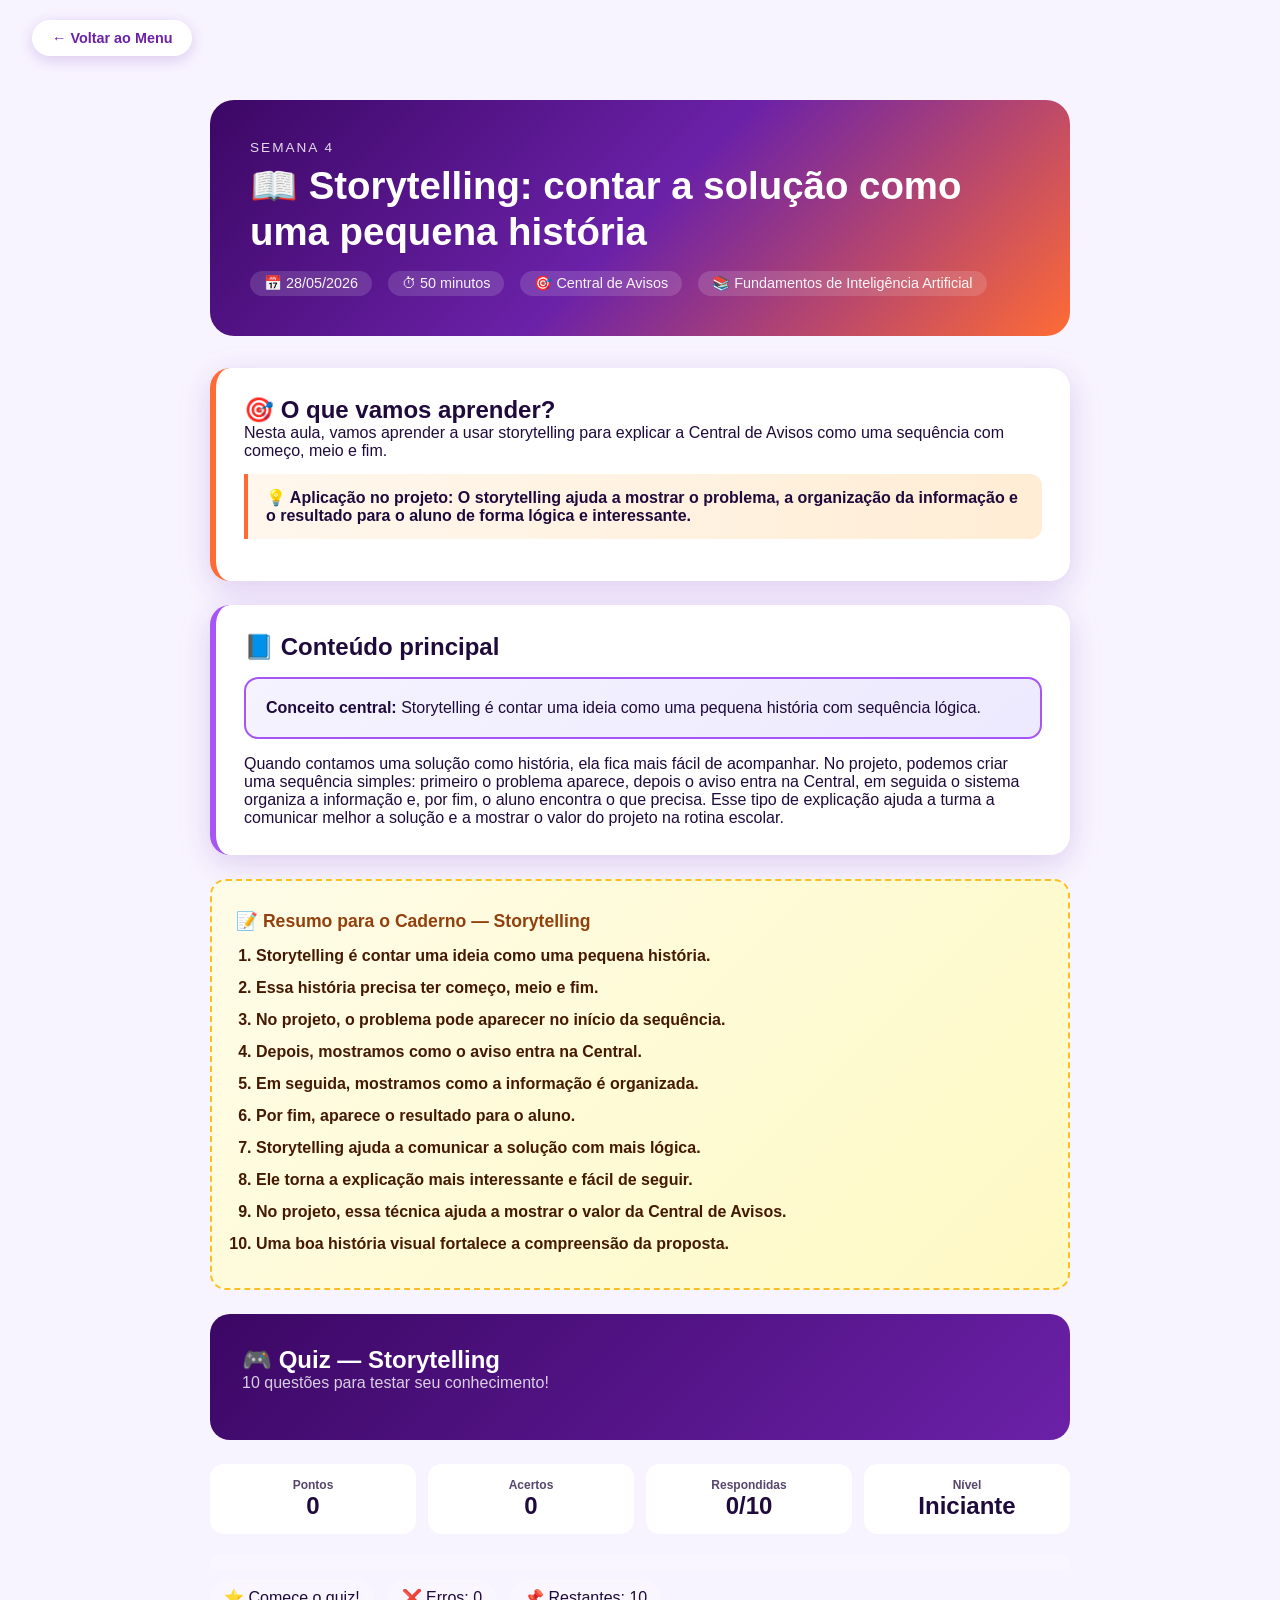
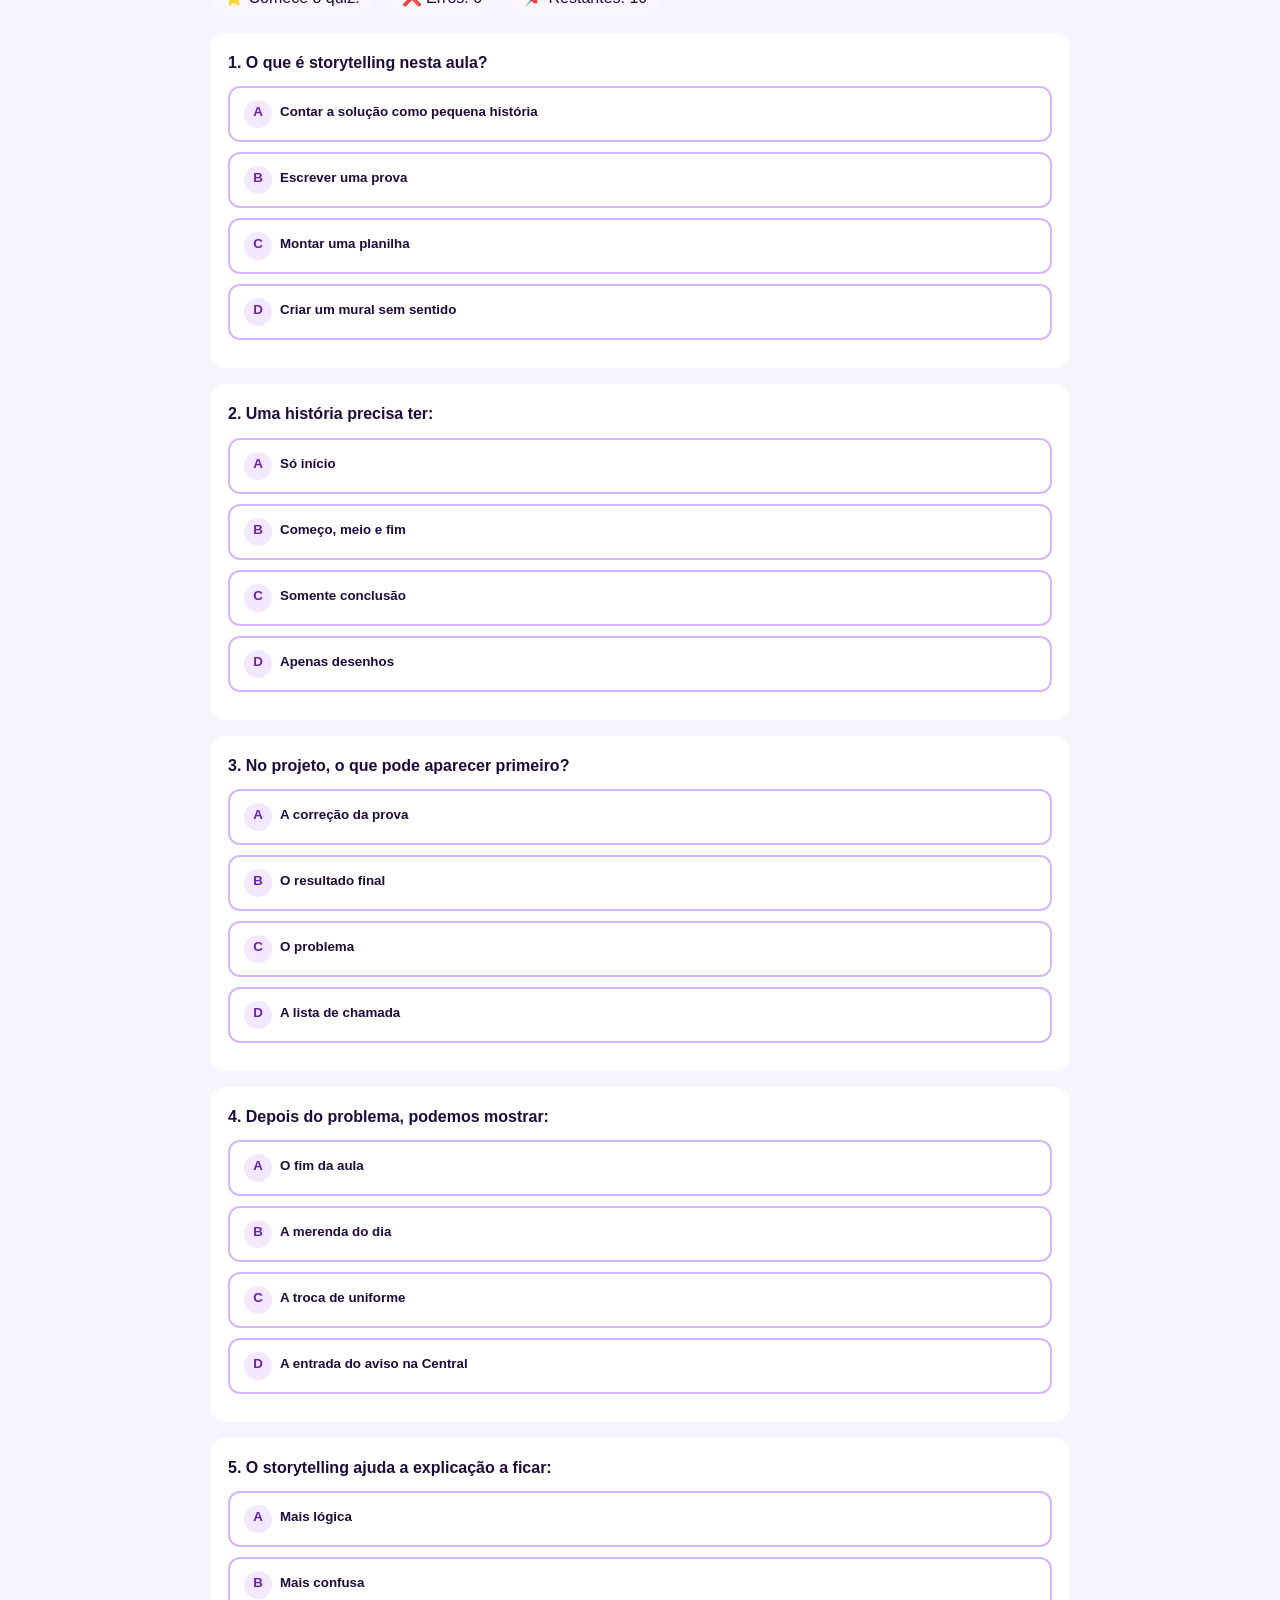
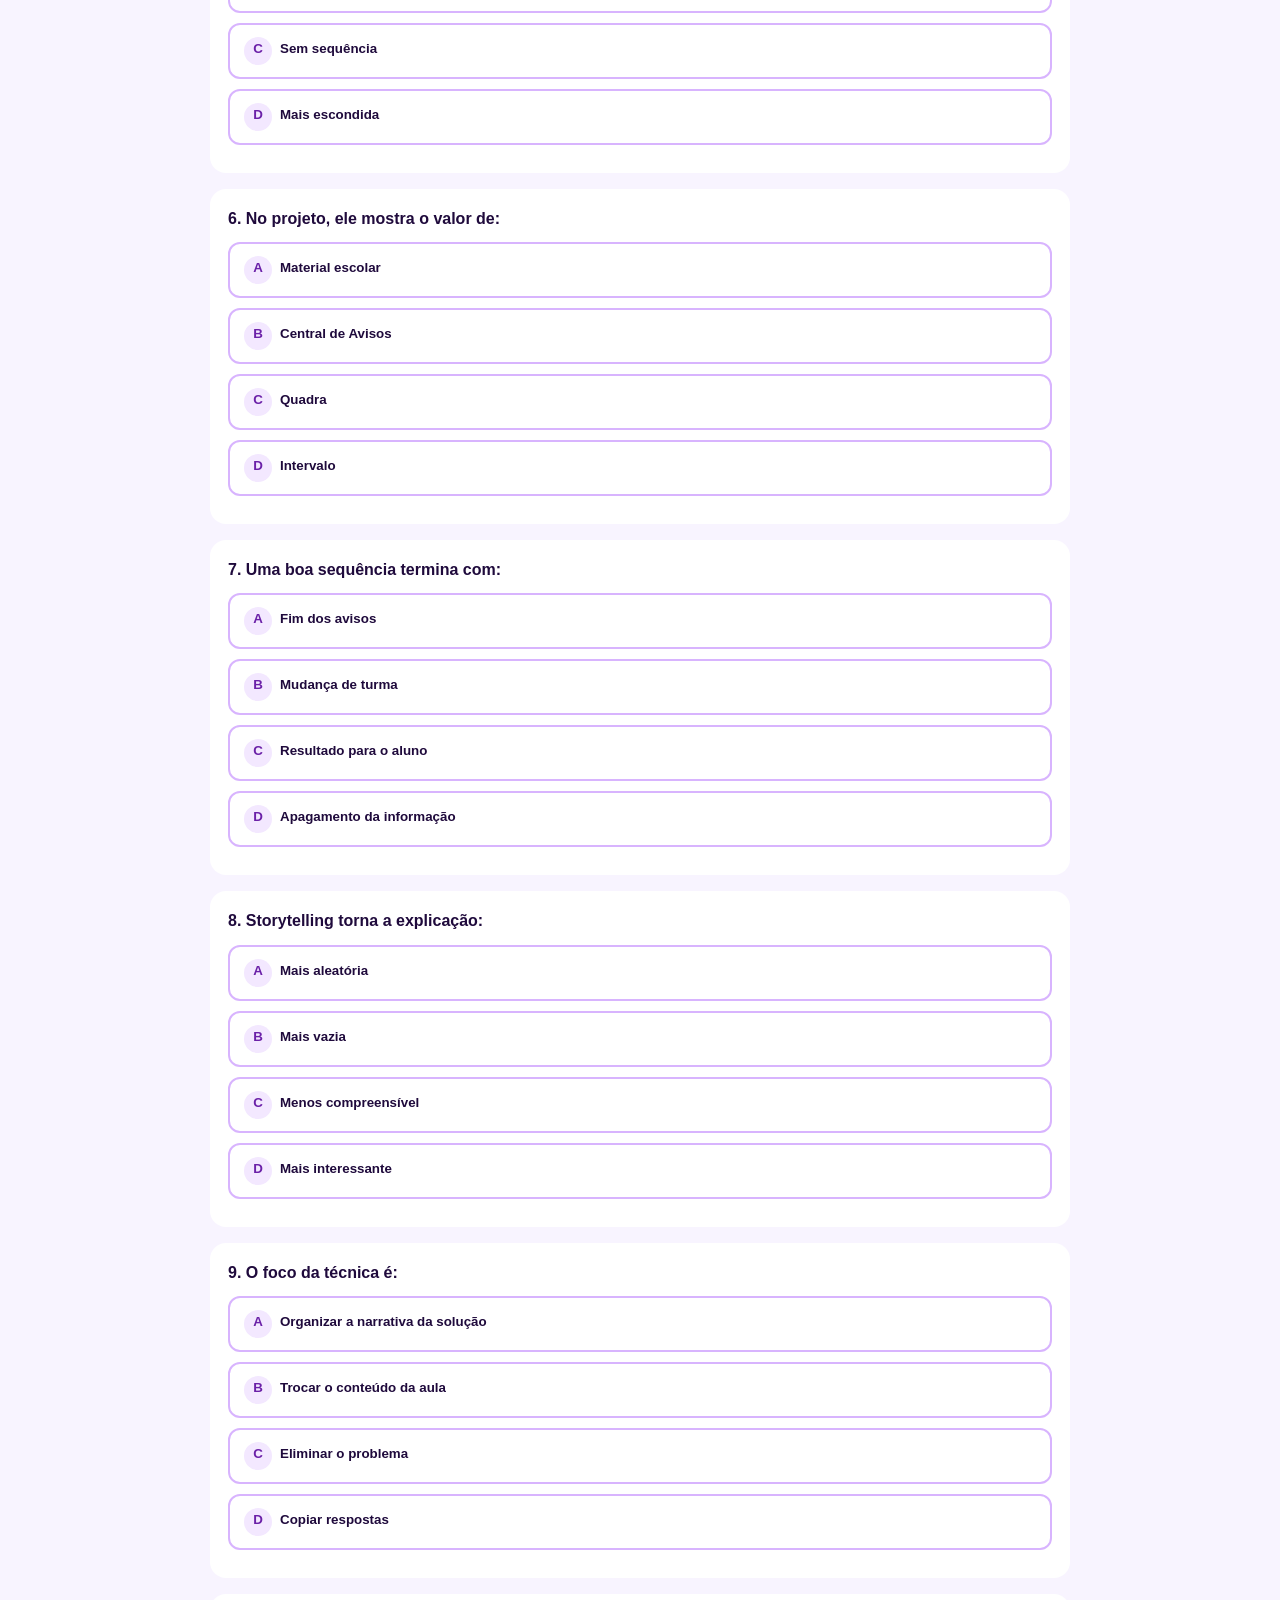
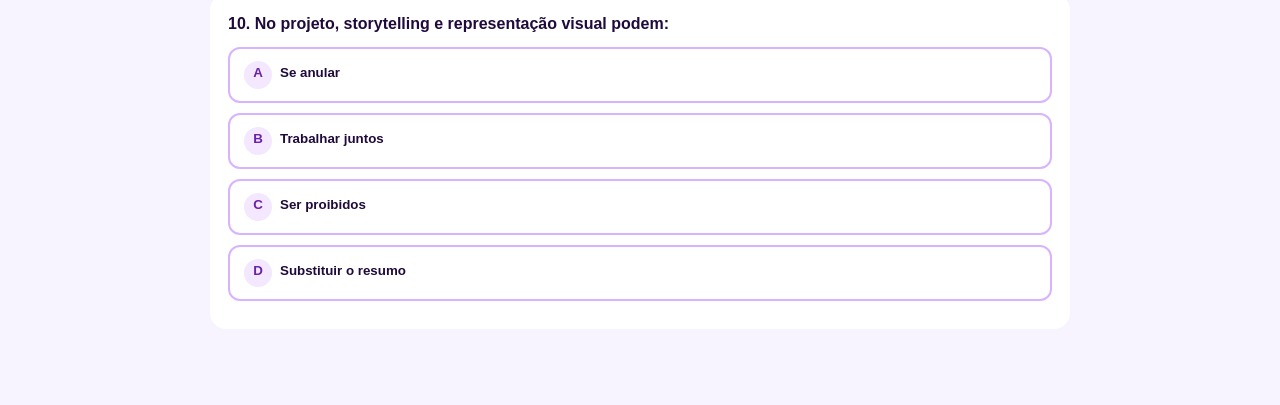
<file: aula08.html>
<!DOCTYPE html>
<html lang="pt-BR">
<head>
<meta charset="UTF-8">
<meta name="viewport" content="width=device-width, initial-scale=1.0">
<title>Storytelling: contar a solução como uma pequena história - Fundamentos de Inteligência Artificial</title>
<link rel="stylesheet" href="style.css">
</head>
<body>
<a href="index.html" class="btn-back">← Voltar ao Menu</a>
<div class="aula-container">
  <div class="aula-hero">
    <div class="aula-num">SEMANA 4</div>
    <h1>📖 Storytelling: contar a solução como uma pequena história</h1>
    <div class="aula-meta">
      <span>📅 28/05/2026</span>
      <span>⏱ 50 minutos</span>
      <span>🎯 Central de Avisos</span>
      <span>📚 Fundamentos de Inteligência Artificial</span>
    </div>
  </div>
  <div class="card">
    <h2>🎯 O que vamos aprender?</h2>
    <p>Nesta aula, vamos aprender a usar storytelling para explicar a Central de Avisos como uma sequência com começo, meio e fim.</p>
    <div class="destaque">💡 Aplicação no projeto: O storytelling ajuda a mostrar o problema, a organização da informação e o resultado para o aluno de forma lógica e interessante.</div>
  </div>
  <div class="card roxo">
    <h2>📘 Conteúdo principal</h2>
    <div class="conceito-box"><strong>Conceito central:</strong> Storytelling é contar uma ideia como uma pequena história com sequência lógica.</div>
    <p>Quando contamos uma solução como história, ela fica mais fácil de acompanhar. No projeto, podemos criar uma sequência simples: primeiro o problema aparece, depois o aviso entra na Central, em seguida o sistema organiza a informação e, por fim, o aluno encontra o que precisa. Esse tipo de explicação ajuda a turma a comunicar melhor a solução e a mostrar o valor do projeto na rotina escolar.</p>
  </div>
  <div class="caderno-section">
    <h3>📝 Resumo para o Caderno — Storytelling</h3>
    <ol>
      <li>Storytelling é contar uma ideia como uma pequena história.</li>
      <li>Essa história precisa ter começo, meio e fim.</li>
      <li>No projeto, o problema pode aparecer no início da sequência.</li>
      <li>Depois, mostramos como o aviso entra na Central.</li>
      <li>Em seguida, mostramos como a informação é organizada.</li>
      <li>Por fim, aparece o resultado para o aluno.</li>
      <li>Storytelling ajuda a comunicar a solução com mais lógica.</li>
      <li>Ele torna a explicação mais interessante e fácil de seguir.</li>
      <li>No projeto, essa técnica ajuda a mostrar o valor da Central de Avisos.</li>
      <li>Uma boa história visual fortalece a compreensão da proposta.</li>
    </ol>
  </div>
  <div class="quiz-section">
    <h2>🎮 Quiz — Storytelling</h2>
    <p style="opacity:0.8;margin-bottom:16px">10 questões para testar seu conhecimento!</p>
  </div>

  <div style="display:grid;grid-template-columns:repeat(4,1fr);gap:12px;margin:18px 0 20px;">
    <div style="background:#fff;color:#1F0A3C;border-radius:14px;padding:14px;text-align:center;font-weight:700;"><div style="font-size:12px;opacity:.75;">Pontos</div><div id="score" style="font-size:24px;">0</div></div>
    <div style="background:#fff;color:#1F0A3C;border-radius:14px;padding:14px;text-align:center;font-weight:700;"><div style="font-size:12px;opacity:.75;">Acertos</div><div id="hits" style="font-size:24px;">0</div></div>
    <div style="background:#fff;color:#1F0A3C;border-radius:14px;padding:14px;text-align:center;font-weight:700;"><div style="font-size:12px;opacity:.75;">Respondidas</div><div id="answered" style="font-size:24px;">0/10</div></div>
    <div style="background:#fff;color:#1F0A3C;border-radius:14px;padding:14px;text-align:center;font-weight:700;"><div style="font-size:12px;opacity:.75;">Nível</div><div id="level" style="font-size:24px;">Iniciante</div></div>
  </div>
  <div style="background:rgba(255,255,255,.18);border-radius:999px;height:16px;overflow:hidden;margin:12px 0 10px;">
    <div id="progressBar" style="height:100%;width:0%;background:linear-gradient(90deg,#FBBF24,#22C55E);transition:width .3s;"></div>
  </div>
  <div style="display:flex;gap:14px;flex-wrap:wrap;margin:0 0 18px;">
    <div style="background:rgba(255,255,255,.14);padding:8px 14px;border-radius:999px;">⭐ <span id="message">Comece o quiz!</span></div>
    <div style="background:rgba(255,255,255,.14);padding:8px 14px;border-radius:999px;">❌ Erros: <span id="errors">0</span></div>
    <div style="background:rgba(255,255,255,.14);padding:8px 14px;border-radius:999px;">📌 Restantes: <span id="remaining">10</span></div>
  </div>

<div id="quizQuestions">
<div class="quiz-item" data-correct="0" style="background:#fff;color:#1F0A3C;border-radius:16px;padding:18px;margin-bottom:16px;">
<p style="font-weight:700;margin-bottom:12px;line-height:1.45;">1. O que é storytelling nesta aula?</p><div class="quiz-options" style="display:grid;gap:10px;">
<button type="button" class="quiz-option" data-index="0" style="text-align:left;padding:12px 14px;border:2px solid #D8B4FE;border-radius:12px;background:#fff;color:#1F0A3C;font-weight:700;cursor:pointer;"><span style="display:inline-block;width:28px;height:28px;line-height:24px;text-align:center;border-radius:50%;background:#F3E8FF;color:#6B21A8;margin-right:8px;">A</span>Contar a solução como pequena história</button>
<button type="button" class="quiz-option" data-index="1" style="text-align:left;padding:12px 14px;border:2px solid #D8B4FE;border-radius:12px;background:#fff;color:#1F0A3C;font-weight:700;cursor:pointer;"><span style="display:inline-block;width:28px;height:28px;line-height:24px;text-align:center;border-radius:50%;background:#F3E8FF;color:#6B21A8;margin-right:8px;">B</span>Escrever uma prova</button>
<button type="button" class="quiz-option" data-index="2" style="text-align:left;padding:12px 14px;border:2px solid #D8B4FE;border-radius:12px;background:#fff;color:#1F0A3C;font-weight:700;cursor:pointer;"><span style="display:inline-block;width:28px;height:28px;line-height:24px;text-align:center;border-radius:50%;background:#F3E8FF;color:#6B21A8;margin-right:8px;">C</span>Montar uma planilha</button>
<button type="button" class="quiz-option" data-index="3" style="text-align:left;padding:12px 14px;border:2px solid #D8B4FE;border-radius:12px;background:#fff;color:#1F0A3C;font-weight:700;cursor:pointer;"><span style="display:inline-block;width:28px;height:28px;line-height:24px;text-align:center;border-radius:50%;background:#F3E8FF;color:#6B21A8;margin-right:8px;">D</span>Criar um mural sem sentido</button>
</div><div class="quiz-feedback" style="margin-top:10px;font-weight:700;"></div></div>
<div class="quiz-item" data-correct="1" style="background:#fff;color:#1F0A3C;border-radius:16px;padding:18px;margin-bottom:16px;">
<p style="font-weight:700;margin-bottom:12px;line-height:1.45;">2. Uma história precisa ter:</p><div class="quiz-options" style="display:grid;gap:10px;">
<button type="button" class="quiz-option" data-index="0" style="text-align:left;padding:12px 14px;border:2px solid #D8B4FE;border-radius:12px;background:#fff;color:#1F0A3C;font-weight:700;cursor:pointer;"><span style="display:inline-block;width:28px;height:28px;line-height:24px;text-align:center;border-radius:50%;background:#F3E8FF;color:#6B21A8;margin-right:8px;">A</span>Só início</button>
<button type="button" class="quiz-option" data-index="1" style="text-align:left;padding:12px 14px;border:2px solid #D8B4FE;border-radius:12px;background:#fff;color:#1F0A3C;font-weight:700;cursor:pointer;"><span style="display:inline-block;width:28px;height:28px;line-height:24px;text-align:center;border-radius:50%;background:#F3E8FF;color:#6B21A8;margin-right:8px;">B</span>Começo, meio e fim</button>
<button type="button" class="quiz-option" data-index="2" style="text-align:left;padding:12px 14px;border:2px solid #D8B4FE;border-radius:12px;background:#fff;color:#1F0A3C;font-weight:700;cursor:pointer;"><span style="display:inline-block;width:28px;height:28px;line-height:24px;text-align:center;border-radius:50%;background:#F3E8FF;color:#6B21A8;margin-right:8px;">C</span>Somente conclusão</button>
<button type="button" class="quiz-option" data-index="3" style="text-align:left;padding:12px 14px;border:2px solid #D8B4FE;border-radius:12px;background:#fff;color:#1F0A3C;font-weight:700;cursor:pointer;"><span style="display:inline-block;width:28px;height:28px;line-height:24px;text-align:center;border-radius:50%;background:#F3E8FF;color:#6B21A8;margin-right:8px;">D</span>Apenas desenhos</button>
</div><div class="quiz-feedback" style="margin-top:10px;font-weight:700;"></div></div>
<div class="quiz-item" data-correct="2" style="background:#fff;color:#1F0A3C;border-radius:16px;padding:18px;margin-bottom:16px;">
<p style="font-weight:700;margin-bottom:12px;line-height:1.45;">3. No projeto, o que pode aparecer primeiro?</p><div class="quiz-options" style="display:grid;gap:10px;">
<button type="button" class="quiz-option" data-index="0" style="text-align:left;padding:12px 14px;border:2px solid #D8B4FE;border-radius:12px;background:#fff;color:#1F0A3C;font-weight:700;cursor:pointer;"><span style="display:inline-block;width:28px;height:28px;line-height:24px;text-align:center;border-radius:50%;background:#F3E8FF;color:#6B21A8;margin-right:8px;">A</span>A correção da prova</button>
<button type="button" class="quiz-option" data-index="1" style="text-align:left;padding:12px 14px;border:2px solid #D8B4FE;border-radius:12px;background:#fff;color:#1F0A3C;font-weight:700;cursor:pointer;"><span style="display:inline-block;width:28px;height:28px;line-height:24px;text-align:center;border-radius:50%;background:#F3E8FF;color:#6B21A8;margin-right:8px;">B</span>O resultado final</button>
<button type="button" class="quiz-option" data-index="2" style="text-align:left;padding:12px 14px;border:2px solid #D8B4FE;border-radius:12px;background:#fff;color:#1F0A3C;font-weight:700;cursor:pointer;"><span style="display:inline-block;width:28px;height:28px;line-height:24px;text-align:center;border-radius:50%;background:#F3E8FF;color:#6B21A8;margin-right:8px;">C</span>O problema</button>
<button type="button" class="quiz-option" data-index="3" style="text-align:left;padding:12px 14px;border:2px solid #D8B4FE;border-radius:12px;background:#fff;color:#1F0A3C;font-weight:700;cursor:pointer;"><span style="display:inline-block;width:28px;height:28px;line-height:24px;text-align:center;border-radius:50%;background:#F3E8FF;color:#6B21A8;margin-right:8px;">D</span>A lista de chamada</button>
</div><div class="quiz-feedback" style="margin-top:10px;font-weight:700;"></div></div>
<div class="quiz-item" data-correct="3" style="background:#fff;color:#1F0A3C;border-radius:16px;padding:18px;margin-bottom:16px;">
<p style="font-weight:700;margin-bottom:12px;line-height:1.45;">4. Depois do problema, podemos mostrar:</p><div class="quiz-options" style="display:grid;gap:10px;">
<button type="button" class="quiz-option" data-index="0" style="text-align:left;padding:12px 14px;border:2px solid #D8B4FE;border-radius:12px;background:#fff;color:#1F0A3C;font-weight:700;cursor:pointer;"><span style="display:inline-block;width:28px;height:28px;line-height:24px;text-align:center;border-radius:50%;background:#F3E8FF;color:#6B21A8;margin-right:8px;">A</span>O fim da aula</button>
<button type="button" class="quiz-option" data-index="1" style="text-align:left;padding:12px 14px;border:2px solid #D8B4FE;border-radius:12px;background:#fff;color:#1F0A3C;font-weight:700;cursor:pointer;"><span style="display:inline-block;width:28px;height:28px;line-height:24px;text-align:center;border-radius:50%;background:#F3E8FF;color:#6B21A8;margin-right:8px;">B</span>A merenda do dia</button>
<button type="button" class="quiz-option" data-index="2" style="text-align:left;padding:12px 14px;border:2px solid #D8B4FE;border-radius:12px;background:#fff;color:#1F0A3C;font-weight:700;cursor:pointer;"><span style="display:inline-block;width:28px;height:28px;line-height:24px;text-align:center;border-radius:50%;background:#F3E8FF;color:#6B21A8;margin-right:8px;">C</span>A troca de uniforme</button>
<button type="button" class="quiz-option" data-index="3" style="text-align:left;padding:12px 14px;border:2px solid #D8B4FE;border-radius:12px;background:#fff;color:#1F0A3C;font-weight:700;cursor:pointer;"><span style="display:inline-block;width:28px;height:28px;line-height:24px;text-align:center;border-radius:50%;background:#F3E8FF;color:#6B21A8;margin-right:8px;">D</span>A entrada do aviso na Central</button>
</div><div class="quiz-feedback" style="margin-top:10px;font-weight:700;"></div></div>
<div class="quiz-item" data-correct="0" style="background:#fff;color:#1F0A3C;border-radius:16px;padding:18px;margin-bottom:16px;">
<p style="font-weight:700;margin-bottom:12px;line-height:1.45;">5. O storytelling ajuda a explicação a ficar:</p><div class="quiz-options" style="display:grid;gap:10px;">
<button type="button" class="quiz-option" data-index="0" style="text-align:left;padding:12px 14px;border:2px solid #D8B4FE;border-radius:12px;background:#fff;color:#1F0A3C;font-weight:700;cursor:pointer;"><span style="display:inline-block;width:28px;height:28px;line-height:24px;text-align:center;border-radius:50%;background:#F3E8FF;color:#6B21A8;margin-right:8px;">A</span>Mais lógica</button>
<button type="button" class="quiz-option" data-index="1" style="text-align:left;padding:12px 14px;border:2px solid #D8B4FE;border-radius:12px;background:#fff;color:#1F0A3C;font-weight:700;cursor:pointer;"><span style="display:inline-block;width:28px;height:28px;line-height:24px;text-align:center;border-radius:50%;background:#F3E8FF;color:#6B21A8;margin-right:8px;">B</span>Mais confusa</button>
<button type="button" class="quiz-option" data-index="2" style="text-align:left;padding:12px 14px;border:2px solid #D8B4FE;border-radius:12px;background:#fff;color:#1F0A3C;font-weight:700;cursor:pointer;"><span style="display:inline-block;width:28px;height:28px;line-height:24px;text-align:center;border-radius:50%;background:#F3E8FF;color:#6B21A8;margin-right:8px;">C</span>Sem sequência</button>
<button type="button" class="quiz-option" data-index="3" style="text-align:left;padding:12px 14px;border:2px solid #D8B4FE;border-radius:12px;background:#fff;color:#1F0A3C;font-weight:700;cursor:pointer;"><span style="display:inline-block;width:28px;height:28px;line-height:24px;text-align:center;border-radius:50%;background:#F3E8FF;color:#6B21A8;margin-right:8px;">D</span>Mais escondida</button>
</div><div class="quiz-feedback" style="margin-top:10px;font-weight:700;"></div></div>
<div class="quiz-item" data-correct="1" style="background:#fff;color:#1F0A3C;border-radius:16px;padding:18px;margin-bottom:16px;">
<p style="font-weight:700;margin-bottom:12px;line-height:1.45;">6. No projeto, ele mostra o valor de:</p><div class="quiz-options" style="display:grid;gap:10px;">
<button type="button" class="quiz-option" data-index="0" style="text-align:left;padding:12px 14px;border:2px solid #D8B4FE;border-radius:12px;background:#fff;color:#1F0A3C;font-weight:700;cursor:pointer;"><span style="display:inline-block;width:28px;height:28px;line-height:24px;text-align:center;border-radius:50%;background:#F3E8FF;color:#6B21A8;margin-right:8px;">A</span>Material escolar</button>
<button type="button" class="quiz-option" data-index="1" style="text-align:left;padding:12px 14px;border:2px solid #D8B4FE;border-radius:12px;background:#fff;color:#1F0A3C;font-weight:700;cursor:pointer;"><span style="display:inline-block;width:28px;height:28px;line-height:24px;text-align:center;border-radius:50%;background:#F3E8FF;color:#6B21A8;margin-right:8px;">B</span>Central de Avisos</button>
<button type="button" class="quiz-option" data-index="2" style="text-align:left;padding:12px 14px;border:2px solid #D8B4FE;border-radius:12px;background:#fff;color:#1F0A3C;font-weight:700;cursor:pointer;"><span style="display:inline-block;width:28px;height:28px;line-height:24px;text-align:center;border-radius:50%;background:#F3E8FF;color:#6B21A8;margin-right:8px;">C</span>Quadra</button>
<button type="button" class="quiz-option" data-index="3" style="text-align:left;padding:12px 14px;border:2px solid #D8B4FE;border-radius:12px;background:#fff;color:#1F0A3C;font-weight:700;cursor:pointer;"><span style="display:inline-block;width:28px;height:28px;line-height:24px;text-align:center;border-radius:50%;background:#F3E8FF;color:#6B21A8;margin-right:8px;">D</span>Intervalo</button>
</div><div class="quiz-feedback" style="margin-top:10px;font-weight:700;"></div></div>
<div class="quiz-item" data-correct="2" style="background:#fff;color:#1F0A3C;border-radius:16px;padding:18px;margin-bottom:16px;">
<p style="font-weight:700;margin-bottom:12px;line-height:1.45;">7. Uma boa sequência termina com:</p><div class="quiz-options" style="display:grid;gap:10px;">
<button type="button" class="quiz-option" data-index="0" style="text-align:left;padding:12px 14px;border:2px solid #D8B4FE;border-radius:12px;background:#fff;color:#1F0A3C;font-weight:700;cursor:pointer;"><span style="display:inline-block;width:28px;height:28px;line-height:24px;text-align:center;border-radius:50%;background:#F3E8FF;color:#6B21A8;margin-right:8px;">A</span>Fim dos avisos</button>
<button type="button" class="quiz-option" data-index="1" style="text-align:left;padding:12px 14px;border:2px solid #D8B4FE;border-radius:12px;background:#fff;color:#1F0A3C;font-weight:700;cursor:pointer;"><span style="display:inline-block;width:28px;height:28px;line-height:24px;text-align:center;border-radius:50%;background:#F3E8FF;color:#6B21A8;margin-right:8px;">B</span>Mudança de turma</button>
<button type="button" class="quiz-option" data-index="2" style="text-align:left;padding:12px 14px;border:2px solid #D8B4FE;border-radius:12px;background:#fff;color:#1F0A3C;font-weight:700;cursor:pointer;"><span style="display:inline-block;width:28px;height:28px;line-height:24px;text-align:center;border-radius:50%;background:#F3E8FF;color:#6B21A8;margin-right:8px;">C</span>Resultado para o aluno</button>
<button type="button" class="quiz-option" data-index="3" style="text-align:left;padding:12px 14px;border:2px solid #D8B4FE;border-radius:12px;background:#fff;color:#1F0A3C;font-weight:700;cursor:pointer;"><span style="display:inline-block;width:28px;height:28px;line-height:24px;text-align:center;border-radius:50%;background:#F3E8FF;color:#6B21A8;margin-right:8px;">D</span>Apagamento da informação</button>
</div><div class="quiz-feedback" style="margin-top:10px;font-weight:700;"></div></div>
<div class="quiz-item" data-correct="3" style="background:#fff;color:#1F0A3C;border-radius:16px;padding:18px;margin-bottom:16px;">
<p style="font-weight:700;margin-bottom:12px;line-height:1.45;">8. Storytelling torna a explicação:</p><div class="quiz-options" style="display:grid;gap:10px;">
<button type="button" class="quiz-option" data-index="0" style="text-align:left;padding:12px 14px;border:2px solid #D8B4FE;border-radius:12px;background:#fff;color:#1F0A3C;font-weight:700;cursor:pointer;"><span style="display:inline-block;width:28px;height:28px;line-height:24px;text-align:center;border-radius:50%;background:#F3E8FF;color:#6B21A8;margin-right:8px;">A</span>Mais aleatória</button>
<button type="button" class="quiz-option" data-index="1" style="text-align:left;padding:12px 14px;border:2px solid #D8B4FE;border-radius:12px;background:#fff;color:#1F0A3C;font-weight:700;cursor:pointer;"><span style="display:inline-block;width:28px;height:28px;line-height:24px;text-align:center;border-radius:50%;background:#F3E8FF;color:#6B21A8;margin-right:8px;">B</span>Mais vazia</button>
<button type="button" class="quiz-option" data-index="2" style="text-align:left;padding:12px 14px;border:2px solid #D8B4FE;border-radius:12px;background:#fff;color:#1F0A3C;font-weight:700;cursor:pointer;"><span style="display:inline-block;width:28px;height:28px;line-height:24px;text-align:center;border-radius:50%;background:#F3E8FF;color:#6B21A8;margin-right:8px;">C</span>Menos compreensível</button>
<button type="button" class="quiz-option" data-index="3" style="text-align:left;padding:12px 14px;border:2px solid #D8B4FE;border-radius:12px;background:#fff;color:#1F0A3C;font-weight:700;cursor:pointer;"><span style="display:inline-block;width:28px;height:28px;line-height:24px;text-align:center;border-radius:50%;background:#F3E8FF;color:#6B21A8;margin-right:8px;">D</span>Mais interessante</button>
</div><div class="quiz-feedback" style="margin-top:10px;font-weight:700;"></div></div>
<div class="quiz-item" data-correct="0" style="background:#fff;color:#1F0A3C;border-radius:16px;padding:18px;margin-bottom:16px;">
<p style="font-weight:700;margin-bottom:12px;line-height:1.45;">9. O foco da técnica é:</p><div class="quiz-options" style="display:grid;gap:10px;">
<button type="button" class="quiz-option" data-index="0" style="text-align:left;padding:12px 14px;border:2px solid #D8B4FE;border-radius:12px;background:#fff;color:#1F0A3C;font-weight:700;cursor:pointer;"><span style="display:inline-block;width:28px;height:28px;line-height:24px;text-align:center;border-radius:50%;background:#F3E8FF;color:#6B21A8;margin-right:8px;">A</span>Organizar a narrativa da solução</button>
<button type="button" class="quiz-option" data-index="1" style="text-align:left;padding:12px 14px;border:2px solid #D8B4FE;border-radius:12px;background:#fff;color:#1F0A3C;font-weight:700;cursor:pointer;"><span style="display:inline-block;width:28px;height:28px;line-height:24px;text-align:center;border-radius:50%;background:#F3E8FF;color:#6B21A8;margin-right:8px;">B</span>Trocar o conteúdo da aula</button>
<button type="button" class="quiz-option" data-index="2" style="text-align:left;padding:12px 14px;border:2px solid #D8B4FE;border-radius:12px;background:#fff;color:#1F0A3C;font-weight:700;cursor:pointer;"><span style="display:inline-block;width:28px;height:28px;line-height:24px;text-align:center;border-radius:50%;background:#F3E8FF;color:#6B21A8;margin-right:8px;">C</span>Eliminar o problema</button>
<button type="button" class="quiz-option" data-index="3" style="text-align:left;padding:12px 14px;border:2px solid #D8B4FE;border-radius:12px;background:#fff;color:#1F0A3C;font-weight:700;cursor:pointer;"><span style="display:inline-block;width:28px;height:28px;line-height:24px;text-align:center;border-radius:50%;background:#F3E8FF;color:#6B21A8;margin-right:8px;">D</span>Copiar respostas</button>
</div><div class="quiz-feedback" style="margin-top:10px;font-weight:700;"></div></div>
<div class="quiz-item" data-correct="1" style="background:#fff;color:#1F0A3C;border-radius:16px;padding:18px;margin-bottom:16px;">
<p style="font-weight:700;margin-bottom:12px;line-height:1.45;">10. No projeto, storytelling e representação visual podem:</p><div class="quiz-options" style="display:grid;gap:10px;">
<button type="button" class="quiz-option" data-index="0" style="text-align:left;padding:12px 14px;border:2px solid #D8B4FE;border-radius:12px;background:#fff;color:#1F0A3C;font-weight:700;cursor:pointer;"><span style="display:inline-block;width:28px;height:28px;line-height:24px;text-align:center;border-radius:50%;background:#F3E8FF;color:#6B21A8;margin-right:8px;">A</span>Se anular</button>
<button type="button" class="quiz-option" data-index="1" style="text-align:left;padding:12px 14px;border:2px solid #D8B4FE;border-radius:12px;background:#fff;color:#1F0A3C;font-weight:700;cursor:pointer;"><span style="display:inline-block;width:28px;height:28px;line-height:24px;text-align:center;border-radius:50%;background:#F3E8FF;color:#6B21A8;margin-right:8px;">B</span>Trabalhar juntos</button>
<button type="button" class="quiz-option" data-index="2" style="text-align:left;padding:12px 14px;border:2px solid #D8B4FE;border-radius:12px;background:#fff;color:#1F0A3C;font-weight:700;cursor:pointer;"><span style="display:inline-block;width:28px;height:28px;line-height:24px;text-align:center;border-radius:50%;background:#F3E8FF;color:#6B21A8;margin-right:8px;">C</span>Ser proibidos</button>
<button type="button" class="quiz-option" data-index="3" style="text-align:left;padding:12px 14px;border:2px solid #D8B4FE;border-radius:12px;background:#fff;color:#1F0A3C;font-weight:700;cursor:pointer;"><span style="display:inline-block;width:28px;height:28px;line-height:24px;text-align:center;border-radius:50%;background:#F3E8FF;color:#6B21A8;margin-right:8px;">D</span>Substituir o resumo</button>
</div><div class="quiz-feedback" style="margin-top:10px;font-weight:700;"></div></div>
</div>

<div id="quizFinal" style="display:none;background:#fff;color:#1F0A3C;border-radius:16px;padding:18px;margin-top:18px;">
<h3 style="margin-bottom:8px;">🏁 Resultado final</h3>
<p id="finalText" style="line-height:1.5;"></p>
<button type="button" onclick="restartQuiz()" style="margin-top:12px;padding:12px 18px;border:none;border-radius:12px;background:#FFB347;color:#1F0A3C;font-weight:800;cursor:pointer;">🔄 Reiniciar quiz</button>
</div>
<script>
(function(){
  const items=[...document.querySelectorAll('.quiz-item')];
  let score=0,hits=0,answered=0;
  function updatePanel(){
    document.getElementById('score').textContent=score;
    document.getElementById('hits').textContent=hits;
    document.getElementById('answered').textContent=`${answered}/10`;
    document.getElementById('errors').textContent=answered-hits;
    document.getElementById('remaining').textContent=10-answered;
    document.getElementById('progressBar').style.width=(answered*10)+'%';
    let level='Iniciante';
    if(score>=80) level='Especialista';
    else if(score>=50) level='Avançando';
    else if(score>=20) level='Em prática';
    document.getElementById('level').textContent=level;
    document.getElementById('message').textContent = answered===0 ? 'Comece o quiz!' :
      answered<10 ? (hits>=answered/2 ? 'Bom trabalho! Continue assim.' : 'Atenção aos conceitos principais.') :
      (score>=70 ? 'Ótimo desempenho!' : 'Revise o resumo e tente de novo.');
    if(answered===10){
      document.getElementById('quizFinal').style.display='block';
      document.getElementById('finalText').textContent=`Você concluiu o quiz com ${score} pontos, ${hits} acertos e ${10-hits} erros.`;
    }
  }
  items.forEach(item=>{
    const correct=Number(item.dataset.correct);
    const buttons=[...item.querySelectorAll('.quiz-option')];
    const feedback=item.querySelector('.quiz-feedback');
    buttons.forEach(btn=>{
      btn.addEventListener('click', ()=>{
        if(item.dataset.done==='1') return;
        item.dataset.done='1';
        answered++;
        const selected=Number(btn.dataset.index);
        buttons.forEach((b,i)=>{
          b.disabled=true;
          b.style.cursor='default';
          if(i===correct){
            b.style.background='#DCFCE7';
            b.style.borderColor='#22C55E';
          }
        });
        if(selected===correct){
          score+=10; hits++;
          btn.style.background='#DCFCE7';
          btn.style.borderColor='#22C55E';
          feedback.textContent='✅ Resposta correta!';
          feedback.style.color='#166534';
        }else{
          btn.style.background='#FEE2E2';
          btn.style.borderColor='#EF4444';
          feedback.textContent='❌ Resposta incorreta.';
          feedback.style.color='#991B1B';
        }
        updatePanel();
      });
    });
  });
  window.restartQuiz=function(){
    score=0;hits=0;answered=0;
    items.forEach(item=>{
      item.dataset.done='0';
      item.querySelector('.quiz-feedback').textContent='';
      item.querySelectorAll('.quiz-option').forEach(btn=>{
        btn.disabled=false;
        btn.style.cursor='pointer';
        btn.style.background='#fff';
        btn.style.borderColor='#D8B4FE';
      });
    });
    document.getElementById('quizFinal').style.display='none';
    updatePanel();
  };
  updatePanel();
})();
</script>

</div>
</body>
</html>
</file>
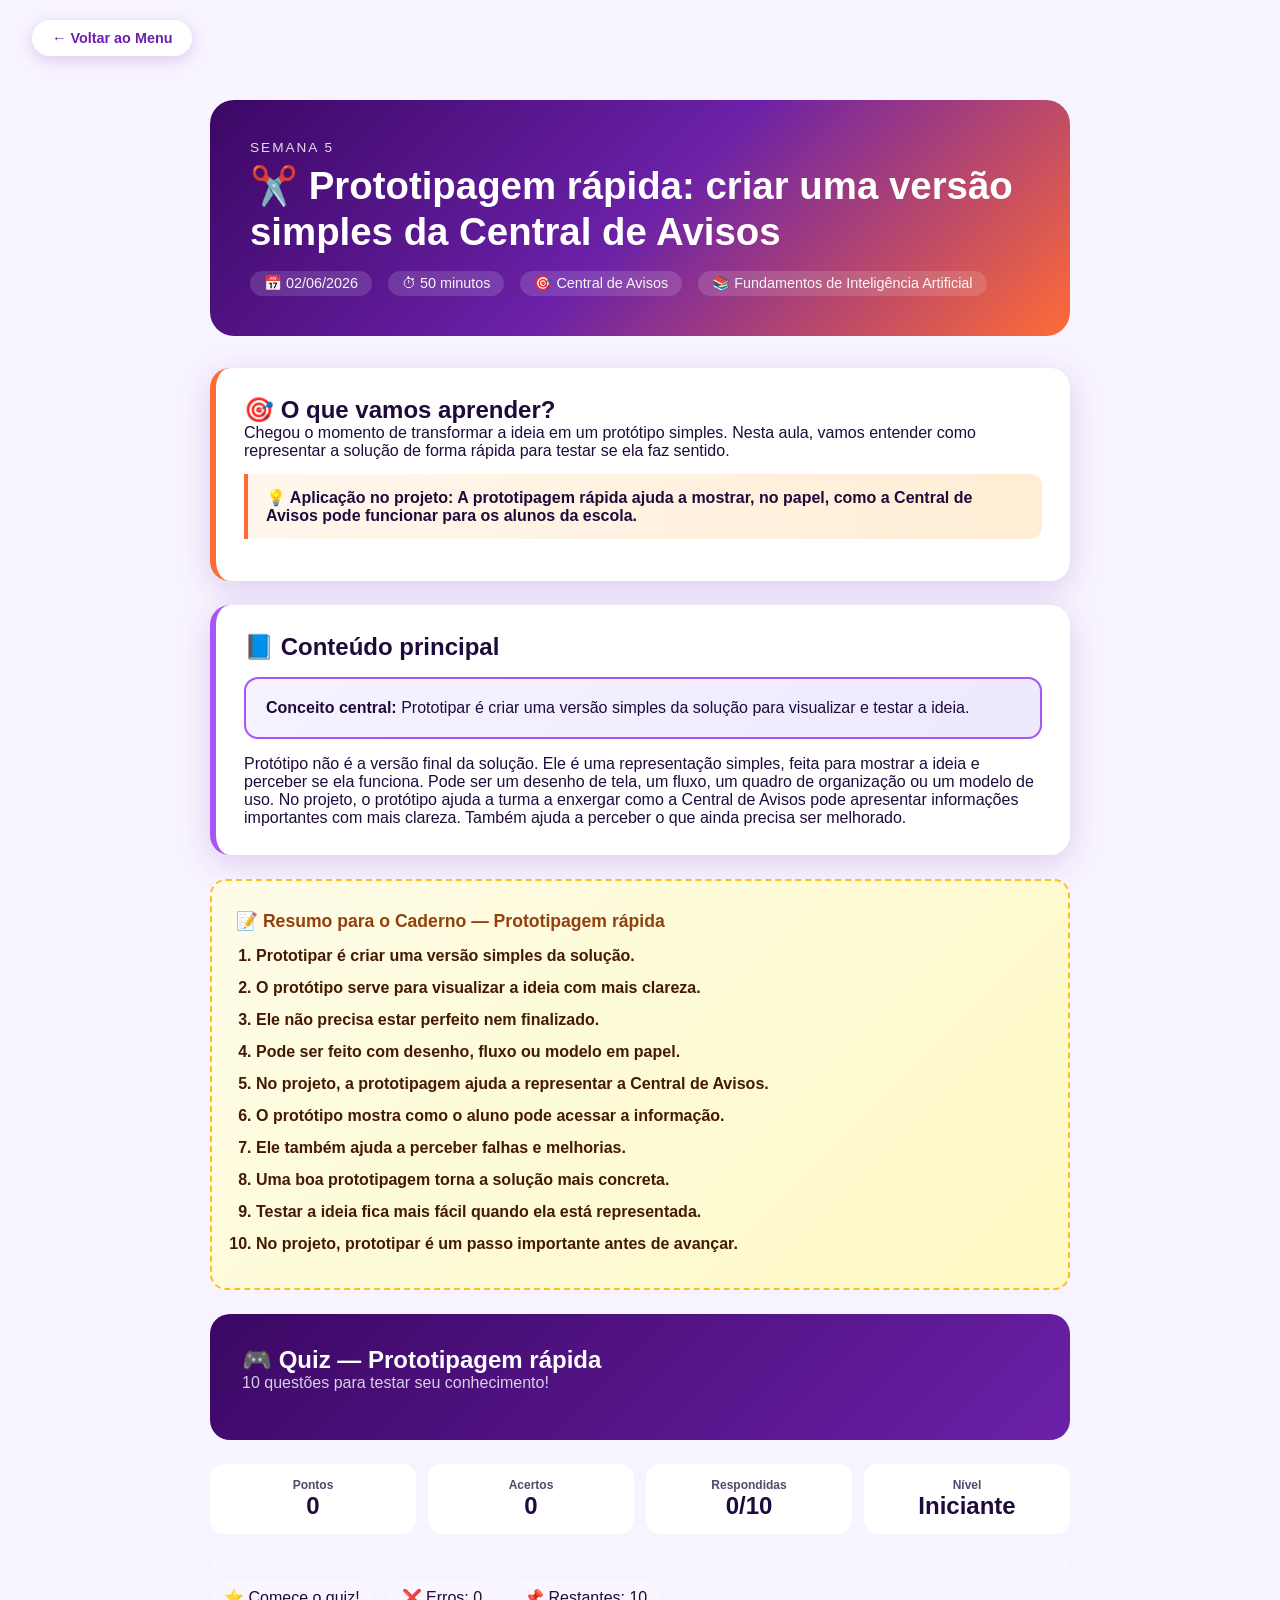
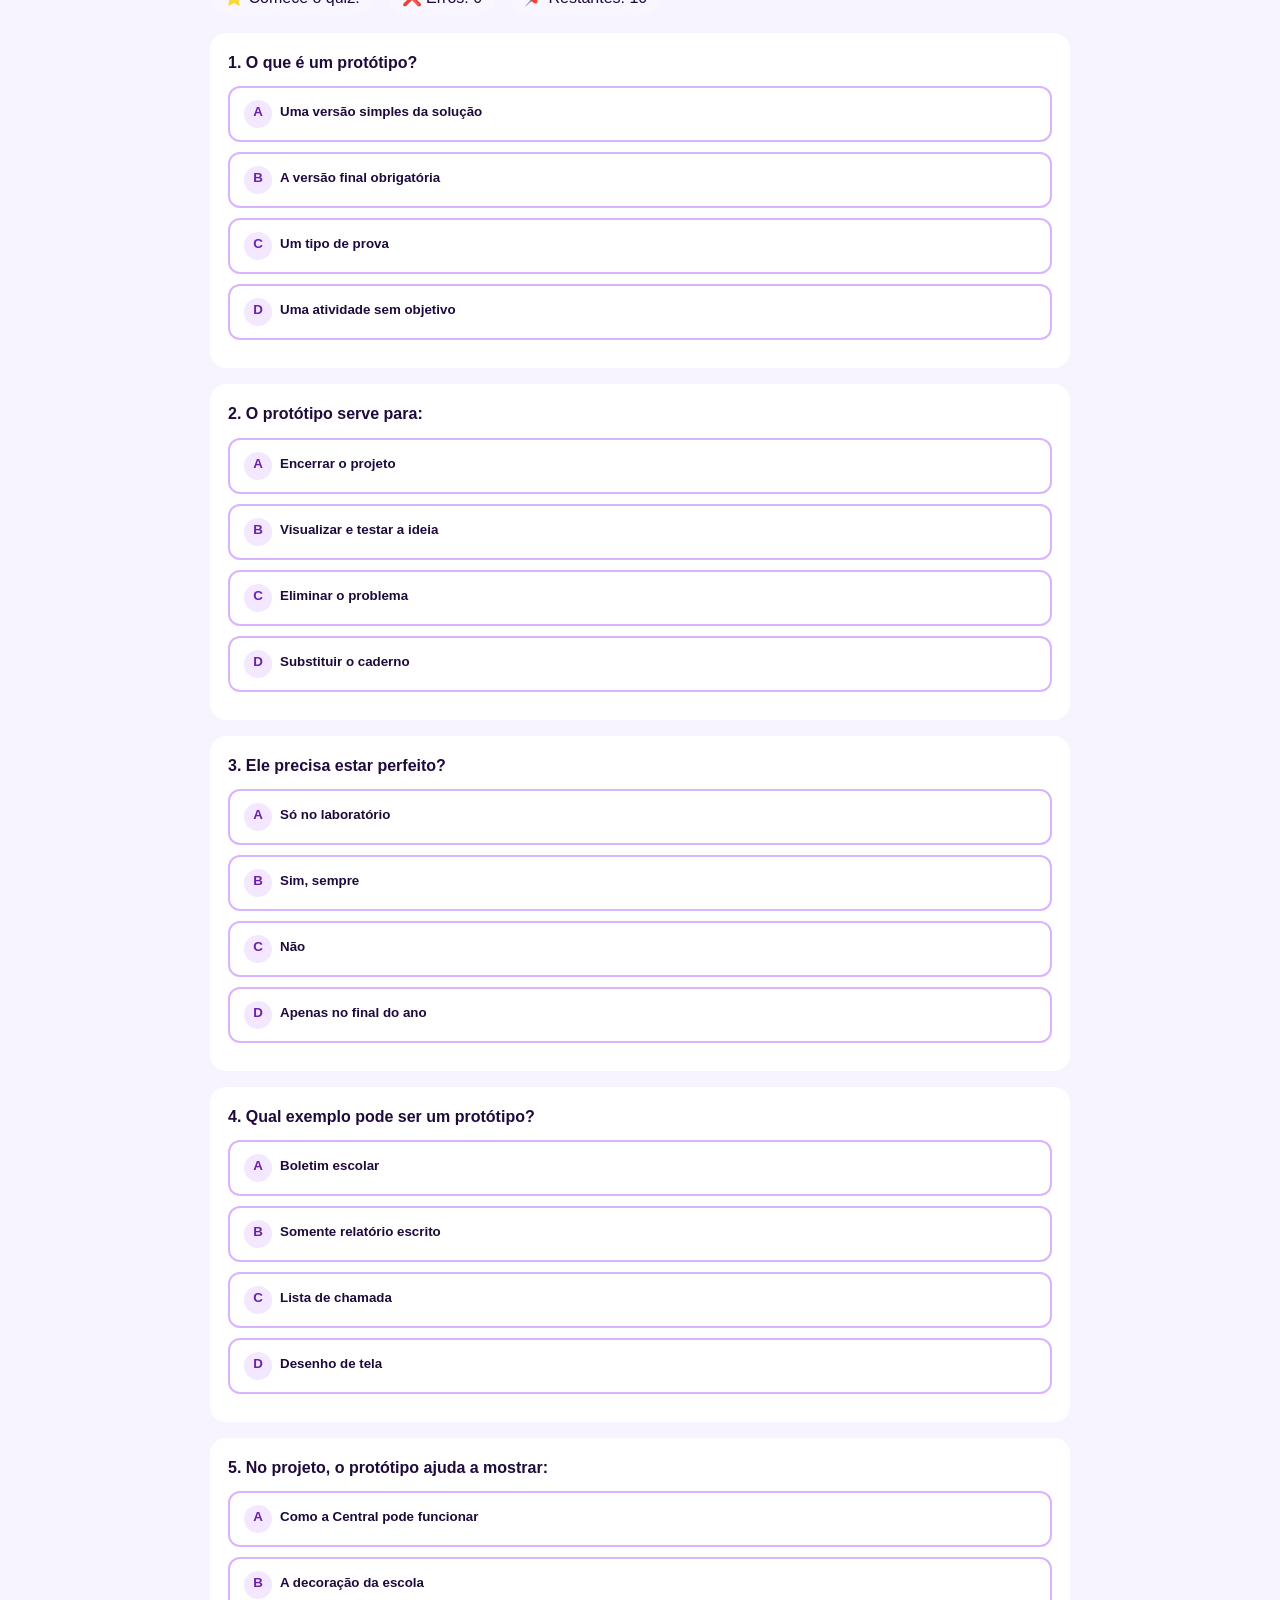
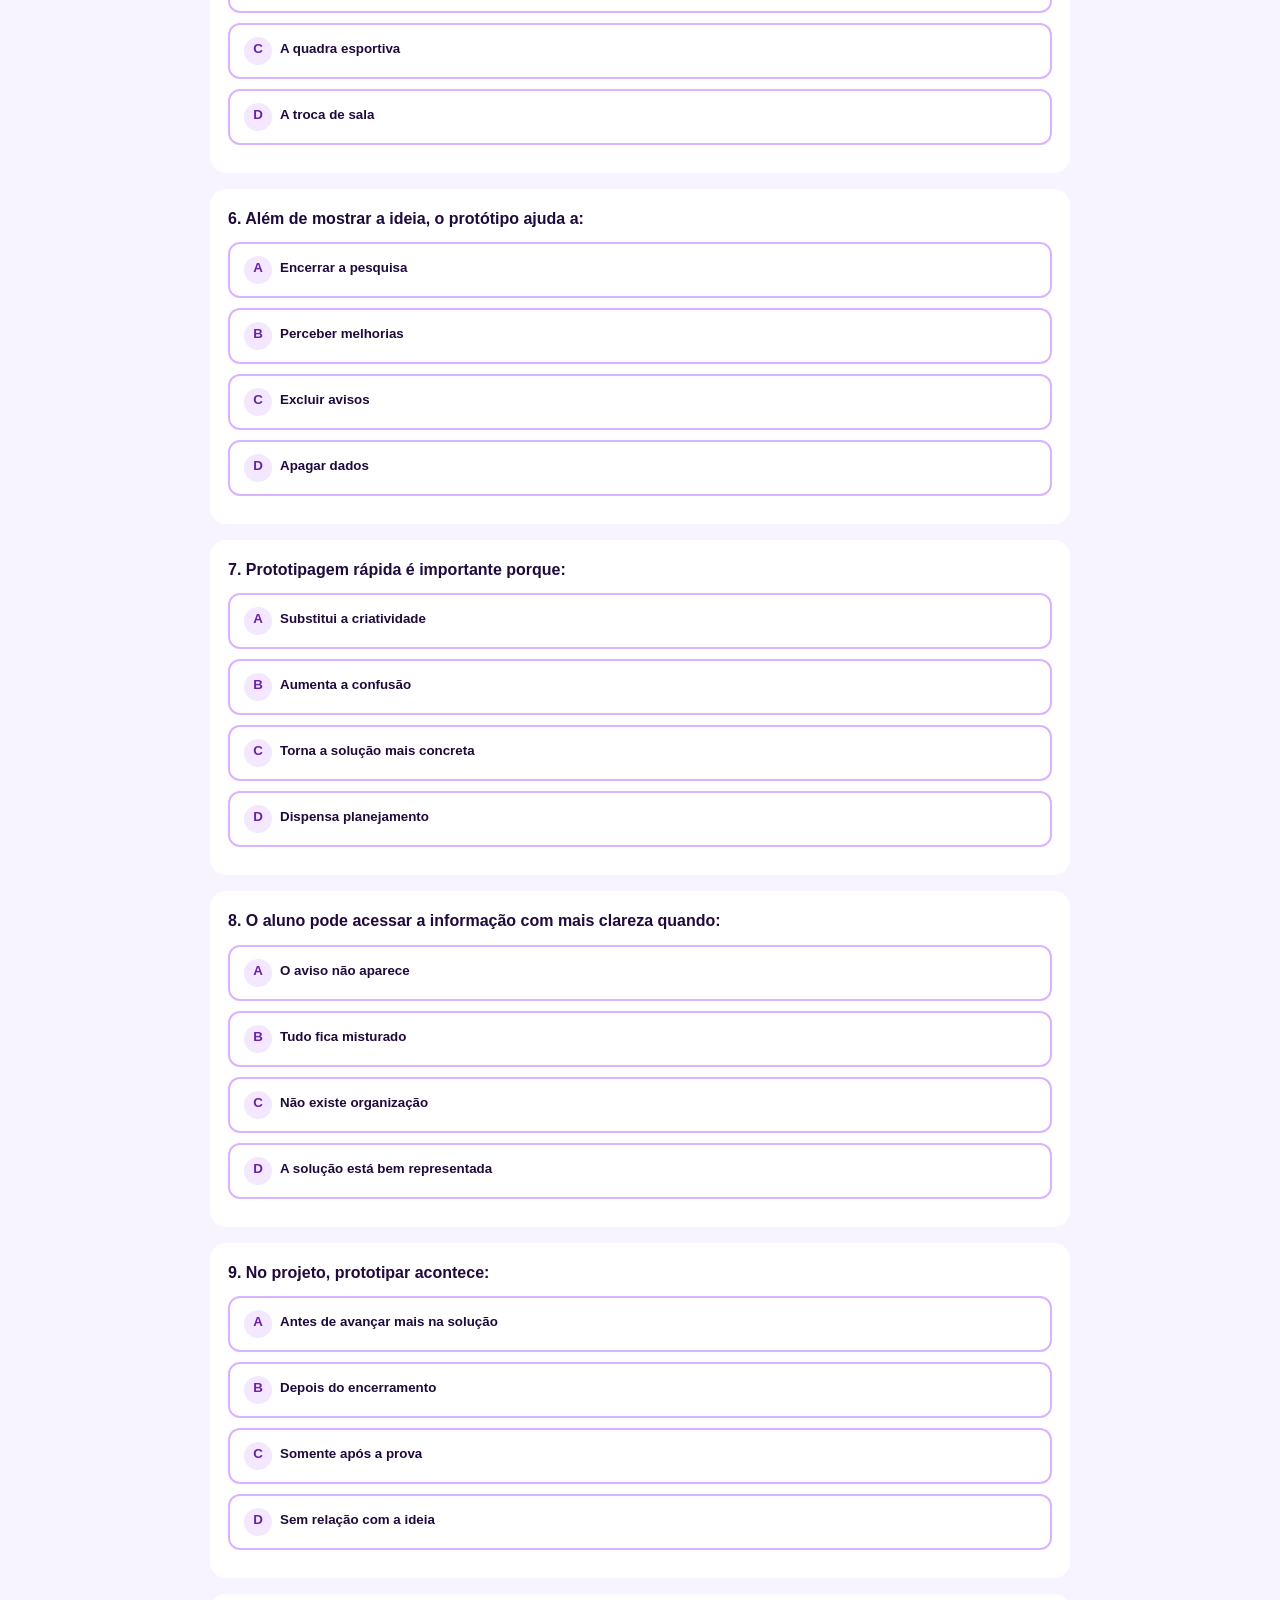
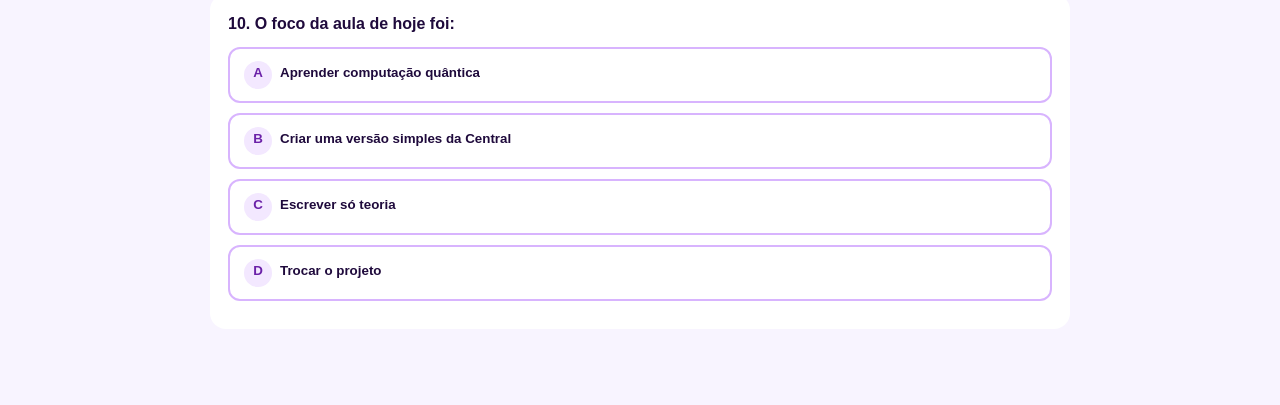
<file: aula09.html>
<!DOCTYPE html>
<html lang="pt-BR">
<head>
<meta charset="UTF-8">
<meta name="viewport" content="width=device-width, initial-scale=1.0">
<title>Prototipagem rápida: criar uma versão simples da Central de Avisos - Fundamentos de Inteligência Artificial</title>
<link rel="stylesheet" href="style.css">
</head>
<body>
<a href="index.html" class="btn-back">← Voltar ao Menu</a>
<div class="aula-container">
  <div class="aula-hero">
    <div class="aula-num">SEMANA 5</div>
    <h1>✂️ Prototipagem rápida: criar uma versão simples da Central de Avisos</h1>
    <div class="aula-meta">
      <span>📅 02/06/2026</span>
      <span>⏱ 50 minutos</span>
      <span>🎯 Central de Avisos</span>
      <span>📚 Fundamentos de Inteligência Artificial</span>
    </div>
  </div>
  <div class="card">
    <h2>🎯 O que vamos aprender?</h2>
    <p>Chegou o momento de transformar a ideia em um protótipo simples. Nesta aula, vamos entender como representar a solução de forma rápida para testar se ela faz sentido.</p>
    <div class="destaque">💡 Aplicação no projeto: A prototipagem rápida ajuda a mostrar, no papel, como a Central de Avisos pode funcionar para os alunos da escola.</div>
  </div>
  <div class="card roxo">
    <h2>📘 Conteúdo principal</h2>
    <div class="conceito-box"><strong>Conceito central:</strong> Prototipar é criar uma versão simples da solução para visualizar e testar a ideia.</div>
    <p>Protótipo não é a versão final da solução. Ele é uma representação simples, feita para mostrar a ideia e perceber se ela funciona. Pode ser um desenho de tela, um fluxo, um quadro de organização ou um modelo de uso. No projeto, o protótipo ajuda a turma a enxergar como a Central de Avisos pode apresentar informações importantes com mais clareza. Também ajuda a perceber o que ainda precisa ser melhorado.</p>
  </div>
  <div class="caderno-section">
    <h3>📝 Resumo para o Caderno — Prototipagem rápida</h3>
    <ol>
      <li>Prototipar é criar uma versão simples da solução.</li>
      <li>O protótipo serve para visualizar a ideia com mais clareza.</li>
      <li>Ele não precisa estar perfeito nem finalizado.</li>
      <li>Pode ser feito com desenho, fluxo ou modelo em papel.</li>
      <li>No projeto, a prototipagem ajuda a representar a Central de Avisos.</li>
      <li>O protótipo mostra como o aluno pode acessar a informação.</li>
      <li>Ele também ajuda a perceber falhas e melhorias.</li>
      <li>Uma boa prototipagem torna a solução mais concreta.</li>
      <li>Testar a ideia fica mais fácil quando ela está representada.</li>
      <li>No projeto, prototipar é um passo importante antes de avançar.</li>
    </ol>
  </div>
  <div class="quiz-section">
    <h2>🎮 Quiz — Prototipagem rápida</h2>
    <p style="opacity:0.8;margin-bottom:16px">10 questões para testar seu conhecimento!</p>
  </div>

  <div style="display:grid;grid-template-columns:repeat(4,1fr);gap:12px;margin:18px 0 20px;">
    <div style="background:#fff;color:#1F0A3C;border-radius:14px;padding:14px;text-align:center;font-weight:700;"><div style="font-size:12px;opacity:.75;">Pontos</div><div id="score" style="font-size:24px;">0</div></div>
    <div style="background:#fff;color:#1F0A3C;border-radius:14px;padding:14px;text-align:center;font-weight:700;"><div style="font-size:12px;opacity:.75;">Acertos</div><div id="hits" style="font-size:24px;">0</div></div>
    <div style="background:#fff;color:#1F0A3C;border-radius:14px;padding:14px;text-align:center;font-weight:700;"><div style="font-size:12px;opacity:.75;">Respondidas</div><div id="answered" style="font-size:24px;">0/10</div></div>
    <div style="background:#fff;color:#1F0A3C;border-radius:14px;padding:14px;text-align:center;font-weight:700;"><div style="font-size:12px;opacity:.75;">Nível</div><div id="level" style="font-size:24px;">Iniciante</div></div>
  </div>
  <div style="background:rgba(255,255,255,.18);border-radius:999px;height:16px;overflow:hidden;margin:12px 0 10px;">
    <div id="progressBar" style="height:100%;width:0%;background:linear-gradient(90deg,#FBBF24,#22C55E);transition:width .3s;"></div>
  </div>
  <div style="display:flex;gap:14px;flex-wrap:wrap;margin:0 0 18px;">
    <div style="background:rgba(255,255,255,.14);padding:8px 14px;border-radius:999px;">⭐ <span id="message">Comece o quiz!</span></div>
    <div style="background:rgba(255,255,255,.14);padding:8px 14px;border-radius:999px;">❌ Erros: <span id="errors">0</span></div>
    <div style="background:rgba(255,255,255,.14);padding:8px 14px;border-radius:999px;">📌 Restantes: <span id="remaining">10</span></div>
  </div>

<div id="quizQuestions">
<div class="quiz-item" data-correct="0" style="background:#fff;color:#1F0A3C;border-radius:16px;padding:18px;margin-bottom:16px;">
<p style="font-weight:700;margin-bottom:12px;line-height:1.45;">1. O que é um protótipo?</p><div class="quiz-options" style="display:grid;gap:10px;">
<button type="button" class="quiz-option" data-index="0" style="text-align:left;padding:12px 14px;border:2px solid #D8B4FE;border-radius:12px;background:#fff;color:#1F0A3C;font-weight:700;cursor:pointer;"><span style="display:inline-block;width:28px;height:28px;line-height:24px;text-align:center;border-radius:50%;background:#F3E8FF;color:#6B21A8;margin-right:8px;">A</span>Uma versão simples da solução</button>
<button type="button" class="quiz-option" data-index="1" style="text-align:left;padding:12px 14px;border:2px solid #D8B4FE;border-radius:12px;background:#fff;color:#1F0A3C;font-weight:700;cursor:pointer;"><span style="display:inline-block;width:28px;height:28px;line-height:24px;text-align:center;border-radius:50%;background:#F3E8FF;color:#6B21A8;margin-right:8px;">B</span>A versão final obrigatória</button>
<button type="button" class="quiz-option" data-index="2" style="text-align:left;padding:12px 14px;border:2px solid #D8B4FE;border-radius:12px;background:#fff;color:#1F0A3C;font-weight:700;cursor:pointer;"><span style="display:inline-block;width:28px;height:28px;line-height:24px;text-align:center;border-radius:50%;background:#F3E8FF;color:#6B21A8;margin-right:8px;">C</span>Um tipo de prova</button>
<button type="button" class="quiz-option" data-index="3" style="text-align:left;padding:12px 14px;border:2px solid #D8B4FE;border-radius:12px;background:#fff;color:#1F0A3C;font-weight:700;cursor:pointer;"><span style="display:inline-block;width:28px;height:28px;line-height:24px;text-align:center;border-radius:50%;background:#F3E8FF;color:#6B21A8;margin-right:8px;">D</span>Uma atividade sem objetivo</button>
</div><div class="quiz-feedback" style="margin-top:10px;font-weight:700;"></div></div>
<div class="quiz-item" data-correct="1" style="background:#fff;color:#1F0A3C;border-radius:16px;padding:18px;margin-bottom:16px;">
<p style="font-weight:700;margin-bottom:12px;line-height:1.45;">2. O protótipo serve para:</p><div class="quiz-options" style="display:grid;gap:10px;">
<button type="button" class="quiz-option" data-index="0" style="text-align:left;padding:12px 14px;border:2px solid #D8B4FE;border-radius:12px;background:#fff;color:#1F0A3C;font-weight:700;cursor:pointer;"><span style="display:inline-block;width:28px;height:28px;line-height:24px;text-align:center;border-radius:50%;background:#F3E8FF;color:#6B21A8;margin-right:8px;">A</span>Encerrar o projeto</button>
<button type="button" class="quiz-option" data-index="1" style="text-align:left;padding:12px 14px;border:2px solid #D8B4FE;border-radius:12px;background:#fff;color:#1F0A3C;font-weight:700;cursor:pointer;"><span style="display:inline-block;width:28px;height:28px;line-height:24px;text-align:center;border-radius:50%;background:#F3E8FF;color:#6B21A8;margin-right:8px;">B</span>Visualizar e testar a ideia</button>
<button type="button" class="quiz-option" data-index="2" style="text-align:left;padding:12px 14px;border:2px solid #D8B4FE;border-radius:12px;background:#fff;color:#1F0A3C;font-weight:700;cursor:pointer;"><span style="display:inline-block;width:28px;height:28px;line-height:24px;text-align:center;border-radius:50%;background:#F3E8FF;color:#6B21A8;margin-right:8px;">C</span>Eliminar o problema</button>
<button type="button" class="quiz-option" data-index="3" style="text-align:left;padding:12px 14px;border:2px solid #D8B4FE;border-radius:12px;background:#fff;color:#1F0A3C;font-weight:700;cursor:pointer;"><span style="display:inline-block;width:28px;height:28px;line-height:24px;text-align:center;border-radius:50%;background:#F3E8FF;color:#6B21A8;margin-right:8px;">D</span>Substituir o caderno</button>
</div><div class="quiz-feedback" style="margin-top:10px;font-weight:700;"></div></div>
<div class="quiz-item" data-correct="2" style="background:#fff;color:#1F0A3C;border-radius:16px;padding:18px;margin-bottom:16px;">
<p style="font-weight:700;margin-bottom:12px;line-height:1.45;">3. Ele precisa estar perfeito?</p><div class="quiz-options" style="display:grid;gap:10px;">
<button type="button" class="quiz-option" data-index="0" style="text-align:left;padding:12px 14px;border:2px solid #D8B4FE;border-radius:12px;background:#fff;color:#1F0A3C;font-weight:700;cursor:pointer;"><span style="display:inline-block;width:28px;height:28px;line-height:24px;text-align:center;border-radius:50%;background:#F3E8FF;color:#6B21A8;margin-right:8px;">A</span>Só no laboratório</button>
<button type="button" class="quiz-option" data-index="1" style="text-align:left;padding:12px 14px;border:2px solid #D8B4FE;border-radius:12px;background:#fff;color:#1F0A3C;font-weight:700;cursor:pointer;"><span style="display:inline-block;width:28px;height:28px;line-height:24px;text-align:center;border-radius:50%;background:#F3E8FF;color:#6B21A8;margin-right:8px;">B</span>Sim, sempre</button>
<button type="button" class="quiz-option" data-index="2" style="text-align:left;padding:12px 14px;border:2px solid #D8B4FE;border-radius:12px;background:#fff;color:#1F0A3C;font-weight:700;cursor:pointer;"><span style="display:inline-block;width:28px;height:28px;line-height:24px;text-align:center;border-radius:50%;background:#F3E8FF;color:#6B21A8;margin-right:8px;">C</span>Não</button>
<button type="button" class="quiz-option" data-index="3" style="text-align:left;padding:12px 14px;border:2px solid #D8B4FE;border-radius:12px;background:#fff;color:#1F0A3C;font-weight:700;cursor:pointer;"><span style="display:inline-block;width:28px;height:28px;line-height:24px;text-align:center;border-radius:50%;background:#F3E8FF;color:#6B21A8;margin-right:8px;">D</span>Apenas no final do ano</button>
</div><div class="quiz-feedback" style="margin-top:10px;font-weight:700;"></div></div>
<div class="quiz-item" data-correct="3" style="background:#fff;color:#1F0A3C;border-radius:16px;padding:18px;margin-bottom:16px;">
<p style="font-weight:700;margin-bottom:12px;line-height:1.45;">4. Qual exemplo pode ser um protótipo?</p><div class="quiz-options" style="display:grid;gap:10px;">
<button type="button" class="quiz-option" data-index="0" style="text-align:left;padding:12px 14px;border:2px solid #D8B4FE;border-radius:12px;background:#fff;color:#1F0A3C;font-weight:700;cursor:pointer;"><span style="display:inline-block;width:28px;height:28px;line-height:24px;text-align:center;border-radius:50%;background:#F3E8FF;color:#6B21A8;margin-right:8px;">A</span>Boletim escolar</button>
<button type="button" class="quiz-option" data-index="1" style="text-align:left;padding:12px 14px;border:2px solid #D8B4FE;border-radius:12px;background:#fff;color:#1F0A3C;font-weight:700;cursor:pointer;"><span style="display:inline-block;width:28px;height:28px;line-height:24px;text-align:center;border-radius:50%;background:#F3E8FF;color:#6B21A8;margin-right:8px;">B</span>Somente relatório escrito</button>
<button type="button" class="quiz-option" data-index="2" style="text-align:left;padding:12px 14px;border:2px solid #D8B4FE;border-radius:12px;background:#fff;color:#1F0A3C;font-weight:700;cursor:pointer;"><span style="display:inline-block;width:28px;height:28px;line-height:24px;text-align:center;border-radius:50%;background:#F3E8FF;color:#6B21A8;margin-right:8px;">C</span>Lista de chamada</button>
<button type="button" class="quiz-option" data-index="3" style="text-align:left;padding:12px 14px;border:2px solid #D8B4FE;border-radius:12px;background:#fff;color:#1F0A3C;font-weight:700;cursor:pointer;"><span style="display:inline-block;width:28px;height:28px;line-height:24px;text-align:center;border-radius:50%;background:#F3E8FF;color:#6B21A8;margin-right:8px;">D</span>Desenho de tela</button>
</div><div class="quiz-feedback" style="margin-top:10px;font-weight:700;"></div></div>
<div class="quiz-item" data-correct="0" style="background:#fff;color:#1F0A3C;border-radius:16px;padding:18px;margin-bottom:16px;">
<p style="font-weight:700;margin-bottom:12px;line-height:1.45;">5. No projeto, o protótipo ajuda a mostrar:</p><div class="quiz-options" style="display:grid;gap:10px;">
<button type="button" class="quiz-option" data-index="0" style="text-align:left;padding:12px 14px;border:2px solid #D8B4FE;border-radius:12px;background:#fff;color:#1F0A3C;font-weight:700;cursor:pointer;"><span style="display:inline-block;width:28px;height:28px;line-height:24px;text-align:center;border-radius:50%;background:#F3E8FF;color:#6B21A8;margin-right:8px;">A</span>Como a Central pode funcionar</button>
<button type="button" class="quiz-option" data-index="1" style="text-align:left;padding:12px 14px;border:2px solid #D8B4FE;border-radius:12px;background:#fff;color:#1F0A3C;font-weight:700;cursor:pointer;"><span style="display:inline-block;width:28px;height:28px;line-height:24px;text-align:center;border-radius:50%;background:#F3E8FF;color:#6B21A8;margin-right:8px;">B</span>A decoração da escola</button>
<button type="button" class="quiz-option" data-index="2" style="text-align:left;padding:12px 14px;border:2px solid #D8B4FE;border-radius:12px;background:#fff;color:#1F0A3C;font-weight:700;cursor:pointer;"><span style="display:inline-block;width:28px;height:28px;line-height:24px;text-align:center;border-radius:50%;background:#F3E8FF;color:#6B21A8;margin-right:8px;">C</span>A quadra esportiva</button>
<button type="button" class="quiz-option" data-index="3" style="text-align:left;padding:12px 14px;border:2px solid #D8B4FE;border-radius:12px;background:#fff;color:#1F0A3C;font-weight:700;cursor:pointer;"><span style="display:inline-block;width:28px;height:28px;line-height:24px;text-align:center;border-radius:50%;background:#F3E8FF;color:#6B21A8;margin-right:8px;">D</span>A troca de sala</button>
</div><div class="quiz-feedback" style="margin-top:10px;font-weight:700;"></div></div>
<div class="quiz-item" data-correct="1" style="background:#fff;color:#1F0A3C;border-radius:16px;padding:18px;margin-bottom:16px;">
<p style="font-weight:700;margin-bottom:12px;line-height:1.45;">6. Além de mostrar a ideia, o protótipo ajuda a:</p><div class="quiz-options" style="display:grid;gap:10px;">
<button type="button" class="quiz-option" data-index="0" style="text-align:left;padding:12px 14px;border:2px solid #D8B4FE;border-radius:12px;background:#fff;color:#1F0A3C;font-weight:700;cursor:pointer;"><span style="display:inline-block;width:28px;height:28px;line-height:24px;text-align:center;border-radius:50%;background:#F3E8FF;color:#6B21A8;margin-right:8px;">A</span>Encerrar a pesquisa</button>
<button type="button" class="quiz-option" data-index="1" style="text-align:left;padding:12px 14px;border:2px solid #D8B4FE;border-radius:12px;background:#fff;color:#1F0A3C;font-weight:700;cursor:pointer;"><span style="display:inline-block;width:28px;height:28px;line-height:24px;text-align:center;border-radius:50%;background:#F3E8FF;color:#6B21A8;margin-right:8px;">B</span>Perceber melhorias</button>
<button type="button" class="quiz-option" data-index="2" style="text-align:left;padding:12px 14px;border:2px solid #D8B4FE;border-radius:12px;background:#fff;color:#1F0A3C;font-weight:700;cursor:pointer;"><span style="display:inline-block;width:28px;height:28px;line-height:24px;text-align:center;border-radius:50%;background:#F3E8FF;color:#6B21A8;margin-right:8px;">C</span>Excluir avisos</button>
<button type="button" class="quiz-option" data-index="3" style="text-align:left;padding:12px 14px;border:2px solid #D8B4FE;border-radius:12px;background:#fff;color:#1F0A3C;font-weight:700;cursor:pointer;"><span style="display:inline-block;width:28px;height:28px;line-height:24px;text-align:center;border-radius:50%;background:#F3E8FF;color:#6B21A8;margin-right:8px;">D</span>Apagar dados</button>
</div><div class="quiz-feedback" style="margin-top:10px;font-weight:700;"></div></div>
<div class="quiz-item" data-correct="2" style="background:#fff;color:#1F0A3C;border-radius:16px;padding:18px;margin-bottom:16px;">
<p style="font-weight:700;margin-bottom:12px;line-height:1.45;">7. Prototipagem rápida é importante porque:</p><div class="quiz-options" style="display:grid;gap:10px;">
<button type="button" class="quiz-option" data-index="0" style="text-align:left;padding:12px 14px;border:2px solid #D8B4FE;border-radius:12px;background:#fff;color:#1F0A3C;font-weight:700;cursor:pointer;"><span style="display:inline-block;width:28px;height:28px;line-height:24px;text-align:center;border-radius:50%;background:#F3E8FF;color:#6B21A8;margin-right:8px;">A</span>Substitui a criatividade</button>
<button type="button" class="quiz-option" data-index="1" style="text-align:left;padding:12px 14px;border:2px solid #D8B4FE;border-radius:12px;background:#fff;color:#1F0A3C;font-weight:700;cursor:pointer;"><span style="display:inline-block;width:28px;height:28px;line-height:24px;text-align:center;border-radius:50%;background:#F3E8FF;color:#6B21A8;margin-right:8px;">B</span>Aumenta a confusão</button>
<button type="button" class="quiz-option" data-index="2" style="text-align:left;padding:12px 14px;border:2px solid #D8B4FE;border-radius:12px;background:#fff;color:#1F0A3C;font-weight:700;cursor:pointer;"><span style="display:inline-block;width:28px;height:28px;line-height:24px;text-align:center;border-radius:50%;background:#F3E8FF;color:#6B21A8;margin-right:8px;">C</span>Torna a solução mais concreta</button>
<button type="button" class="quiz-option" data-index="3" style="text-align:left;padding:12px 14px;border:2px solid #D8B4FE;border-radius:12px;background:#fff;color:#1F0A3C;font-weight:700;cursor:pointer;"><span style="display:inline-block;width:28px;height:28px;line-height:24px;text-align:center;border-radius:50%;background:#F3E8FF;color:#6B21A8;margin-right:8px;">D</span>Dispensa planejamento</button>
</div><div class="quiz-feedback" style="margin-top:10px;font-weight:700;"></div></div>
<div class="quiz-item" data-correct="3" style="background:#fff;color:#1F0A3C;border-radius:16px;padding:18px;margin-bottom:16px;">
<p style="font-weight:700;margin-bottom:12px;line-height:1.45;">8. O aluno pode acessar a informação com mais clareza quando:</p><div class="quiz-options" style="display:grid;gap:10px;">
<button type="button" class="quiz-option" data-index="0" style="text-align:left;padding:12px 14px;border:2px solid #D8B4FE;border-radius:12px;background:#fff;color:#1F0A3C;font-weight:700;cursor:pointer;"><span style="display:inline-block;width:28px;height:28px;line-height:24px;text-align:center;border-radius:50%;background:#F3E8FF;color:#6B21A8;margin-right:8px;">A</span>O aviso não aparece</button>
<button type="button" class="quiz-option" data-index="1" style="text-align:left;padding:12px 14px;border:2px solid #D8B4FE;border-radius:12px;background:#fff;color:#1F0A3C;font-weight:700;cursor:pointer;"><span style="display:inline-block;width:28px;height:28px;line-height:24px;text-align:center;border-radius:50%;background:#F3E8FF;color:#6B21A8;margin-right:8px;">B</span>Tudo fica misturado</button>
<button type="button" class="quiz-option" data-index="2" style="text-align:left;padding:12px 14px;border:2px solid #D8B4FE;border-radius:12px;background:#fff;color:#1F0A3C;font-weight:700;cursor:pointer;"><span style="display:inline-block;width:28px;height:28px;line-height:24px;text-align:center;border-radius:50%;background:#F3E8FF;color:#6B21A8;margin-right:8px;">C</span>Não existe organização</button>
<button type="button" class="quiz-option" data-index="3" style="text-align:left;padding:12px 14px;border:2px solid #D8B4FE;border-radius:12px;background:#fff;color:#1F0A3C;font-weight:700;cursor:pointer;"><span style="display:inline-block;width:28px;height:28px;line-height:24px;text-align:center;border-radius:50%;background:#F3E8FF;color:#6B21A8;margin-right:8px;">D</span>A solução está bem representada</button>
</div><div class="quiz-feedback" style="margin-top:10px;font-weight:700;"></div></div>
<div class="quiz-item" data-correct="0" style="background:#fff;color:#1F0A3C;border-radius:16px;padding:18px;margin-bottom:16px;">
<p style="font-weight:700;margin-bottom:12px;line-height:1.45;">9. No projeto, prototipar acontece:</p><div class="quiz-options" style="display:grid;gap:10px;">
<button type="button" class="quiz-option" data-index="0" style="text-align:left;padding:12px 14px;border:2px solid #D8B4FE;border-radius:12px;background:#fff;color:#1F0A3C;font-weight:700;cursor:pointer;"><span style="display:inline-block;width:28px;height:28px;line-height:24px;text-align:center;border-radius:50%;background:#F3E8FF;color:#6B21A8;margin-right:8px;">A</span>Antes de avançar mais na solução</button>
<button type="button" class="quiz-option" data-index="1" style="text-align:left;padding:12px 14px;border:2px solid #D8B4FE;border-radius:12px;background:#fff;color:#1F0A3C;font-weight:700;cursor:pointer;"><span style="display:inline-block;width:28px;height:28px;line-height:24px;text-align:center;border-radius:50%;background:#F3E8FF;color:#6B21A8;margin-right:8px;">B</span>Depois do encerramento</button>
<button type="button" class="quiz-option" data-index="2" style="text-align:left;padding:12px 14px;border:2px solid #D8B4FE;border-radius:12px;background:#fff;color:#1F0A3C;font-weight:700;cursor:pointer;"><span style="display:inline-block;width:28px;height:28px;line-height:24px;text-align:center;border-radius:50%;background:#F3E8FF;color:#6B21A8;margin-right:8px;">C</span>Somente após a prova</button>
<button type="button" class="quiz-option" data-index="3" style="text-align:left;padding:12px 14px;border:2px solid #D8B4FE;border-radius:12px;background:#fff;color:#1F0A3C;font-weight:700;cursor:pointer;"><span style="display:inline-block;width:28px;height:28px;line-height:24px;text-align:center;border-radius:50%;background:#F3E8FF;color:#6B21A8;margin-right:8px;">D</span>Sem relação com a ideia</button>
</div><div class="quiz-feedback" style="margin-top:10px;font-weight:700;"></div></div>
<div class="quiz-item" data-correct="1" style="background:#fff;color:#1F0A3C;border-radius:16px;padding:18px;margin-bottom:16px;">
<p style="font-weight:700;margin-bottom:12px;line-height:1.45;">10. O foco da aula de hoje foi:</p><div class="quiz-options" style="display:grid;gap:10px;">
<button type="button" class="quiz-option" data-index="0" style="text-align:left;padding:12px 14px;border:2px solid #D8B4FE;border-radius:12px;background:#fff;color:#1F0A3C;font-weight:700;cursor:pointer;"><span style="display:inline-block;width:28px;height:28px;line-height:24px;text-align:center;border-radius:50%;background:#F3E8FF;color:#6B21A8;margin-right:8px;">A</span>Aprender computação quântica</button>
<button type="button" class="quiz-option" data-index="1" style="text-align:left;padding:12px 14px;border:2px solid #D8B4FE;border-radius:12px;background:#fff;color:#1F0A3C;font-weight:700;cursor:pointer;"><span style="display:inline-block;width:28px;height:28px;line-height:24px;text-align:center;border-radius:50%;background:#F3E8FF;color:#6B21A8;margin-right:8px;">B</span>Criar uma versão simples da Central</button>
<button type="button" class="quiz-option" data-index="2" style="text-align:left;padding:12px 14px;border:2px solid #D8B4FE;border-radius:12px;background:#fff;color:#1F0A3C;font-weight:700;cursor:pointer;"><span style="display:inline-block;width:28px;height:28px;line-height:24px;text-align:center;border-radius:50%;background:#F3E8FF;color:#6B21A8;margin-right:8px;">C</span>Escrever só teoria</button>
<button type="button" class="quiz-option" data-index="3" style="text-align:left;padding:12px 14px;border:2px solid #D8B4FE;border-radius:12px;background:#fff;color:#1F0A3C;font-weight:700;cursor:pointer;"><span style="display:inline-block;width:28px;height:28px;line-height:24px;text-align:center;border-radius:50%;background:#F3E8FF;color:#6B21A8;margin-right:8px;">D</span>Trocar o projeto</button>
</div><div class="quiz-feedback" style="margin-top:10px;font-weight:700;"></div></div>
</div>

<div id="quizFinal" style="display:none;background:#fff;color:#1F0A3C;border-radius:16px;padding:18px;margin-top:18px;">
<h3 style="margin-bottom:8px;">🏁 Resultado final</h3>
<p id="finalText" style="line-height:1.5;"></p>
<button type="button" onclick="restartQuiz()" style="margin-top:12px;padding:12px 18px;border:none;border-radius:12px;background:#FFB347;color:#1F0A3C;font-weight:800;cursor:pointer;">🔄 Reiniciar quiz</button>
</div>
<script>
(function(){
  const items=[...document.querySelectorAll('.quiz-item')];
  let score=0,hits=0,answered=0;
  function updatePanel(){
    document.getElementById('score').textContent=score;
    document.getElementById('hits').textContent=hits;
    document.getElementById('answered').textContent=`${answered}/10`;
    document.getElementById('errors').textContent=answered-hits;
    document.getElementById('remaining').textContent=10-answered;
    document.getElementById('progressBar').style.width=(answered*10)+'%';
    let level='Iniciante';
    if(score>=80) level='Especialista';
    else if(score>=50) level='Avançando';
    else if(score>=20) level='Em prática';
    document.getElementById('level').textContent=level;
    document.getElementById('message').textContent = answered===0 ? 'Comece o quiz!' :
      answered<10 ? (hits>=answered/2 ? 'Bom trabalho! Continue assim.' : 'Atenção aos conceitos principais.') :
      (score>=70 ? 'Ótimo desempenho!' : 'Revise o resumo e tente de novo.');
    if(answered===10){
      document.getElementById('quizFinal').style.display='block';
      document.getElementById('finalText').textContent=`Você concluiu o quiz com ${score} pontos, ${hits} acertos e ${10-hits} erros.`;
    }
  }
  items.forEach(item=>{
    const correct=Number(item.dataset.correct);
    const buttons=[...item.querySelectorAll('.quiz-option')];
    const feedback=item.querySelector('.quiz-feedback');
    buttons.forEach(btn=>{
      btn.addEventListener('click', ()=>{
        if(item.dataset.done==='1') return;
        item.dataset.done='1';
        answered++;
        const selected=Number(btn.dataset.index);
        buttons.forEach((b,i)=>{
          b.disabled=true;
          b.style.cursor='default';
          if(i===correct){
            b.style.background='#DCFCE7';
            b.style.borderColor='#22C55E';
          }
        });
        if(selected===correct){
          score+=10; hits++;
          btn.style.background='#DCFCE7';
          btn.style.borderColor='#22C55E';
          feedback.textContent='✅ Resposta correta!';
          feedback.style.color='#166534';
        }else{
          btn.style.background='#FEE2E2';
          btn.style.borderColor='#EF4444';
          feedback.textContent='❌ Resposta incorreta.';
          feedback.style.color='#991B1B';
        }
        updatePanel();
      });
    });
  });
  window.restartQuiz=function(){
    score=0;hits=0;answered=0;
    items.forEach(item=>{
      item.dataset.done='0';
      item.querySelector('.quiz-feedback').textContent='';
      item.querySelectorAll('.quiz-option').forEach(btn=>{
        btn.disabled=false;
        btn.style.cursor='pointer';
        btn.style.background='#fff';
        btn.style.borderColor='#D8B4FE';
      });
    });
    document.getElementById('quizFinal').style.display='none';
    updatePanel();
  };
  updatePanel();
})();
</script>

</div>
</body>
</html>
</file>
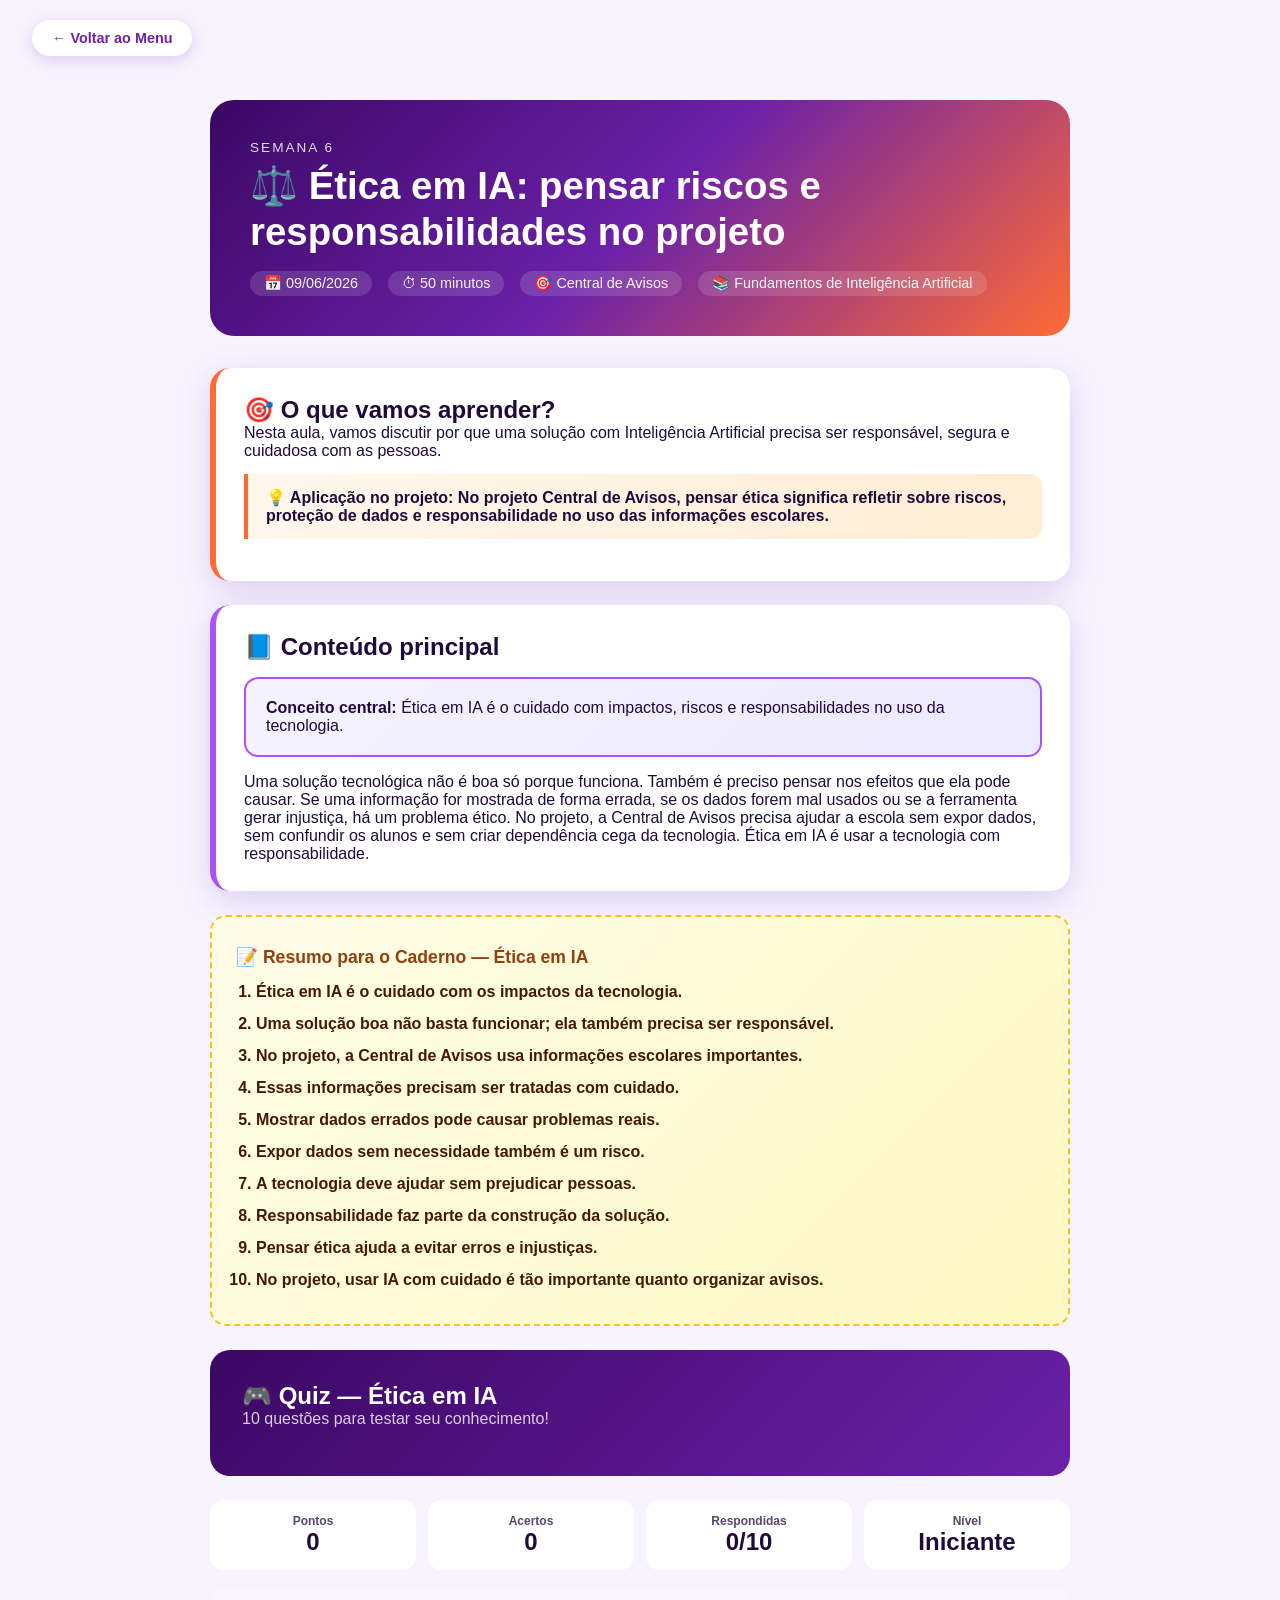
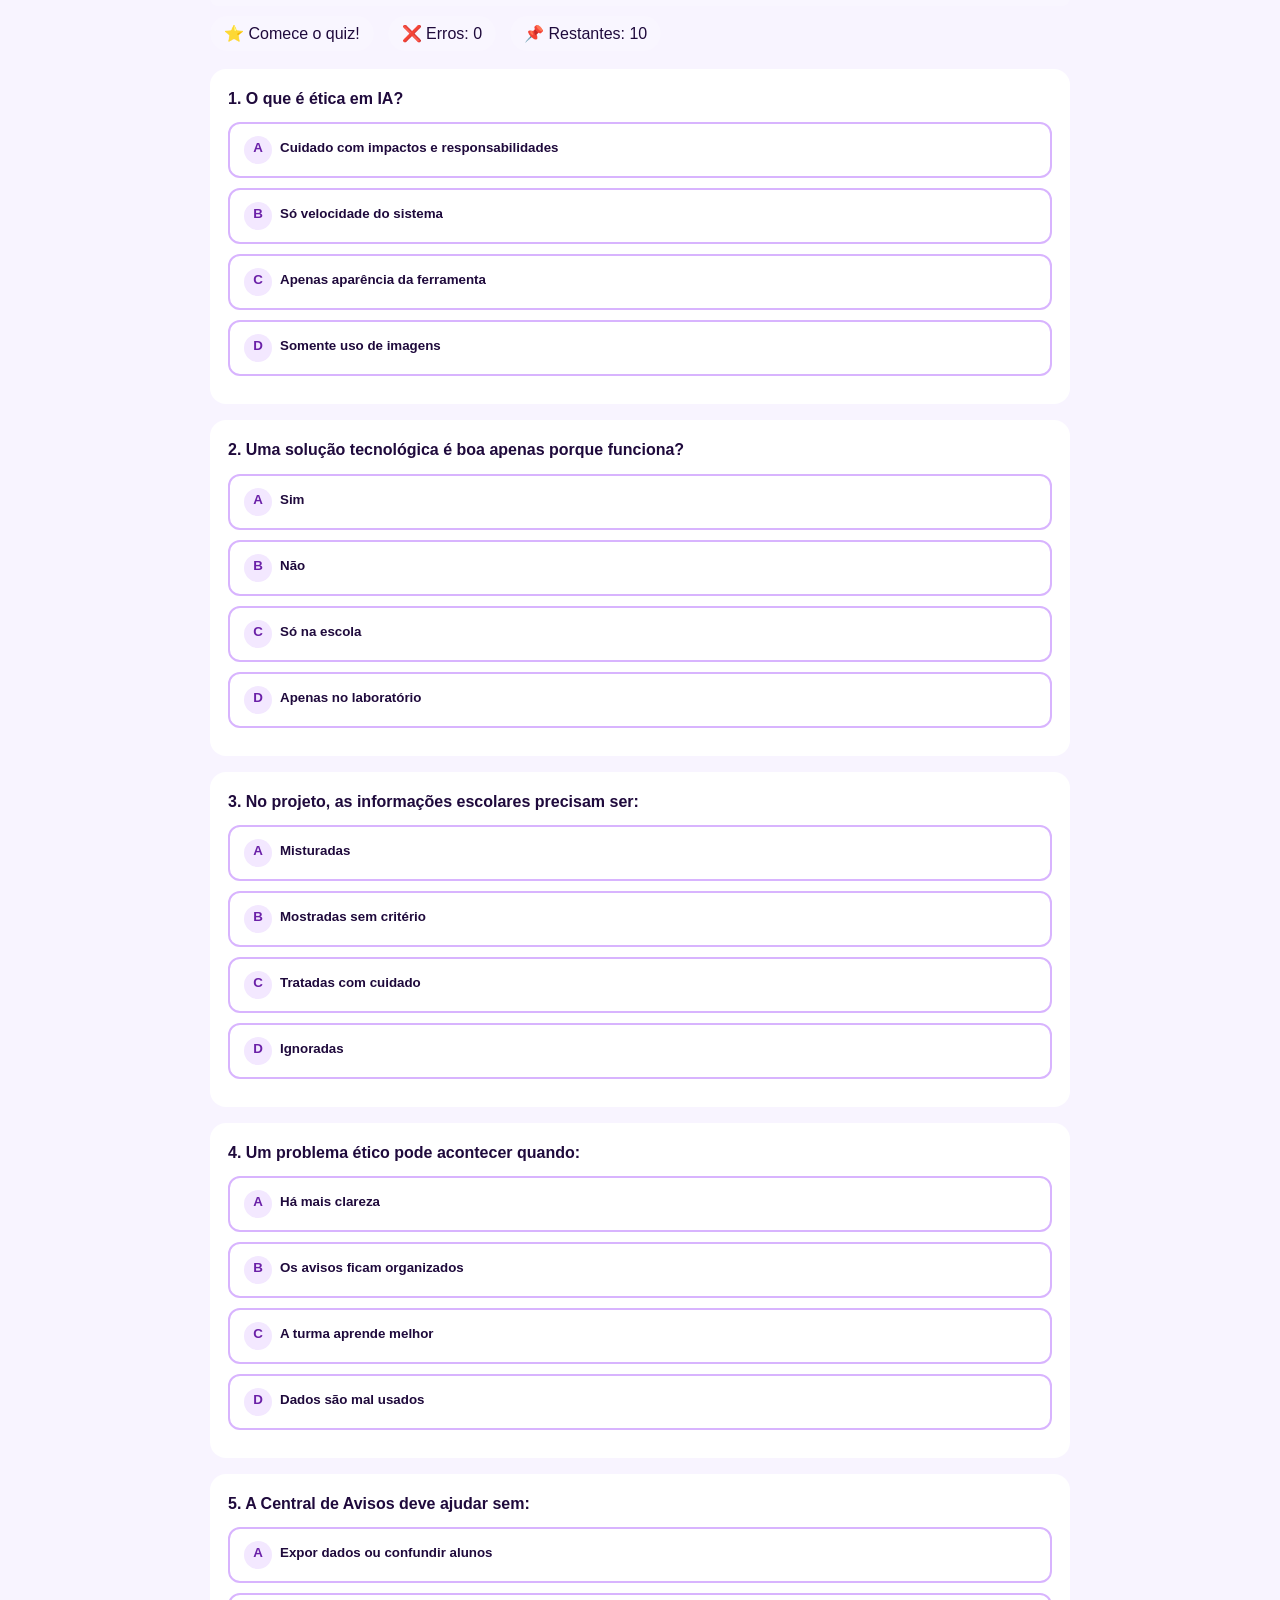
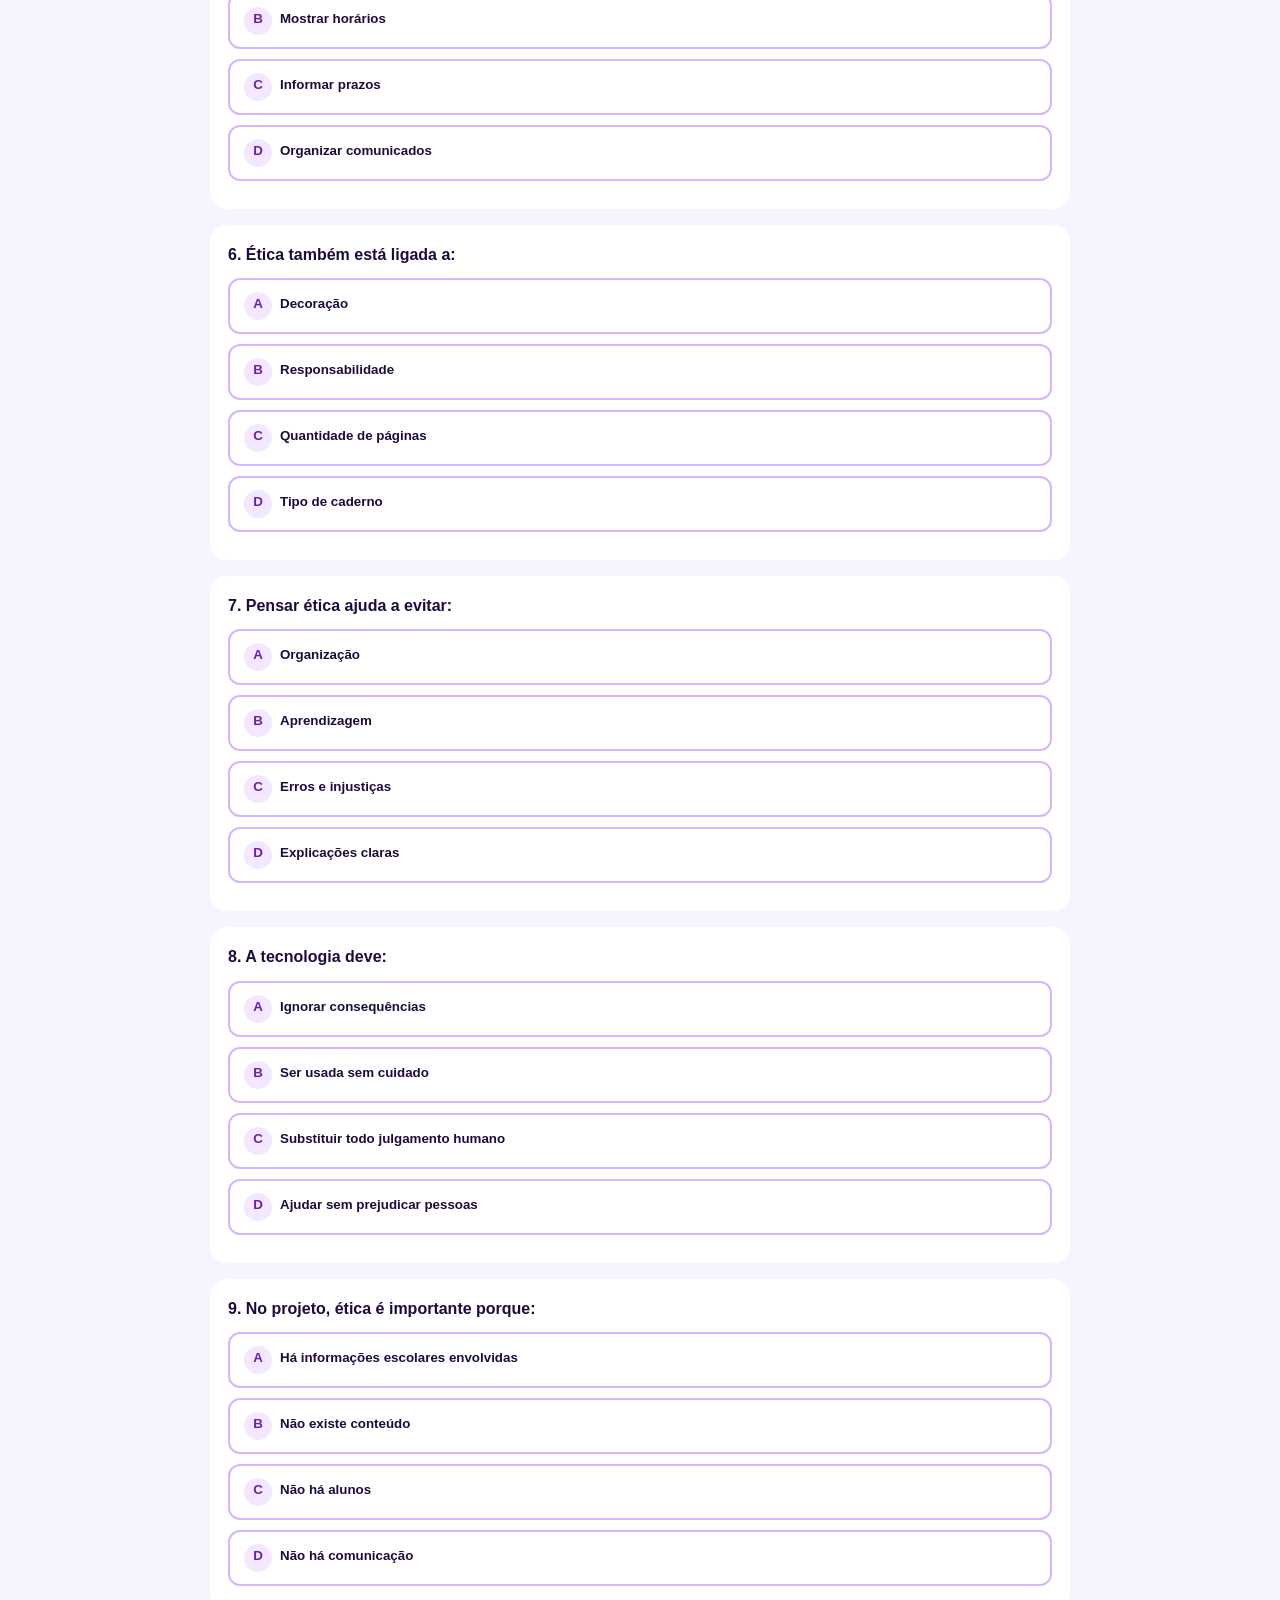
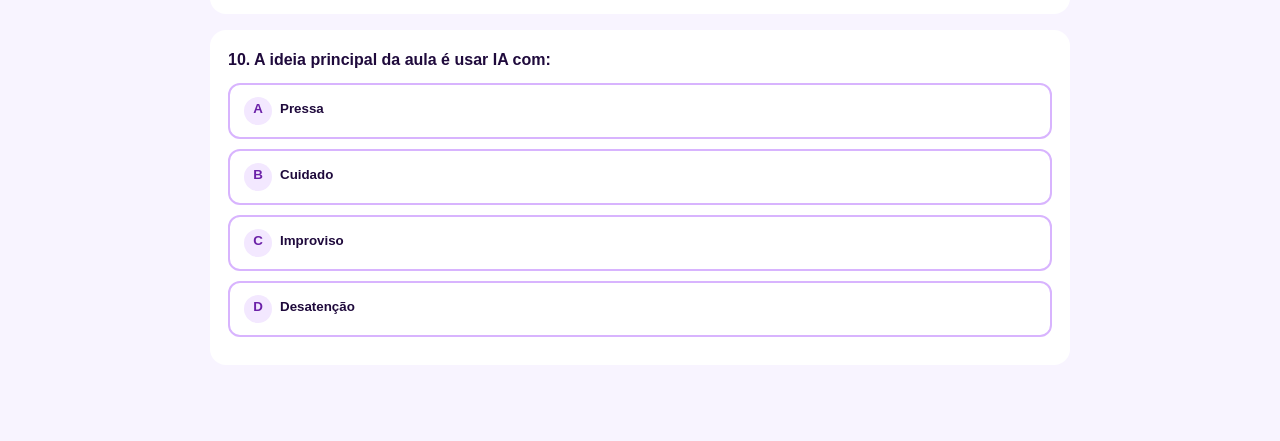
<file: aula10.html>
<!DOCTYPE html>
<html lang="pt-BR">
<head>
<meta charset="UTF-8">
<meta name="viewport" content="width=device-width, initial-scale=1.0">
<title>Ética em IA: pensar riscos e responsabilidades no projeto - Fundamentos de Inteligência Artificial</title>
<link rel="stylesheet" href="style.css">
</head>
<body>
<a href="index.html" class="btn-back">← Voltar ao Menu</a>
<div class="aula-container">
  <div class="aula-hero">
    <div class="aula-num">SEMANA 6</div>
    <h1>⚖️ Ética em IA: pensar riscos e responsabilidades no projeto</h1>
    <div class="aula-meta">
      <span>📅 09/06/2026</span>
      <span>⏱ 50 minutos</span>
      <span>🎯 Central de Avisos</span>
      <span>📚 Fundamentos de Inteligência Artificial</span>
    </div>
  </div>
  <div class="card">
    <h2>🎯 O que vamos aprender?</h2>
    <p>Nesta aula, vamos discutir por que uma solução com Inteligência Artificial precisa ser responsável, segura e cuidadosa com as pessoas.</p>
    <div class="destaque">💡 Aplicação no projeto: No projeto Central de Avisos, pensar ética significa refletir sobre riscos, proteção de dados e responsabilidade no uso das informações escolares.</div>
  </div>
  <div class="card roxo">
    <h2>📘 Conteúdo principal</h2>
    <div class="conceito-box"><strong>Conceito central:</strong> Ética em IA é o cuidado com impactos, riscos e responsabilidades no uso da tecnologia.</div>
    <p>Uma solução tecnológica não é boa só porque funciona. Também é preciso pensar nos efeitos que ela pode causar. Se uma informação for mostrada de forma errada, se os dados forem mal usados ou se a ferramenta gerar injustiça, há um problema ético. No projeto, a Central de Avisos precisa ajudar a escola sem expor dados, sem confundir os alunos e sem criar dependência cega da tecnologia. Ética em IA é usar a tecnologia com responsabilidade.</p>
  </div>
  <div class="caderno-section">
    <h3>📝 Resumo para o Caderno — Ética em IA</h3>
    <ol>
      <li>Ética em IA é o cuidado com os impactos da tecnologia.</li>
      <li>Uma solução boa não basta funcionar; ela também precisa ser responsável.</li>
      <li>No projeto, a Central de Avisos usa informações escolares importantes.</li>
      <li>Essas informações precisam ser tratadas com cuidado.</li>
      <li>Mostrar dados errados pode causar problemas reais.</li>
      <li>Expor dados sem necessidade também é um risco.</li>
      <li>A tecnologia deve ajudar sem prejudicar pessoas.</li>
      <li>Responsabilidade faz parte da construção da solução.</li>
      <li>Pensar ética ajuda a evitar erros e injustiças.</li>
      <li>No projeto, usar IA com cuidado é tão importante quanto organizar avisos.</li>
    </ol>
  </div>
  <div class="quiz-section">
    <h2>🎮 Quiz — Ética em IA</h2>
    <p style="opacity:0.8;margin-bottom:16px">10 questões para testar seu conhecimento!</p>
  </div>

  <div style="display:grid;grid-template-columns:repeat(4,1fr);gap:12px;margin:18px 0 20px;">
    <div style="background:#fff;color:#1F0A3C;border-radius:14px;padding:14px;text-align:center;font-weight:700;"><div style="font-size:12px;opacity:.75;">Pontos</div><div id="score" style="font-size:24px;">0</div></div>
    <div style="background:#fff;color:#1F0A3C;border-radius:14px;padding:14px;text-align:center;font-weight:700;"><div style="font-size:12px;opacity:.75;">Acertos</div><div id="hits" style="font-size:24px;">0</div></div>
    <div style="background:#fff;color:#1F0A3C;border-radius:14px;padding:14px;text-align:center;font-weight:700;"><div style="font-size:12px;opacity:.75;">Respondidas</div><div id="answered" style="font-size:24px;">0/10</div></div>
    <div style="background:#fff;color:#1F0A3C;border-radius:14px;padding:14px;text-align:center;font-weight:700;"><div style="font-size:12px;opacity:.75;">Nível</div><div id="level" style="font-size:24px;">Iniciante</div></div>
  </div>
  <div style="background:rgba(255,255,255,.18);border-radius:999px;height:16px;overflow:hidden;margin:12px 0 10px;">
    <div id="progressBar" style="height:100%;width:0%;background:linear-gradient(90deg,#FBBF24,#22C55E);transition:width .3s;"></div>
  </div>
  <div style="display:flex;gap:14px;flex-wrap:wrap;margin:0 0 18px;">
    <div style="background:rgba(255,255,255,.14);padding:8px 14px;border-radius:999px;">⭐ <span id="message">Comece o quiz!</span></div>
    <div style="background:rgba(255,255,255,.14);padding:8px 14px;border-radius:999px;">❌ Erros: <span id="errors">0</span></div>
    <div style="background:rgba(255,255,255,.14);padding:8px 14px;border-radius:999px;">📌 Restantes: <span id="remaining">10</span></div>
  </div>

<div id="quizQuestions">
<div class="quiz-item" data-correct="0" style="background:#fff;color:#1F0A3C;border-radius:16px;padding:18px;margin-bottom:16px;">
<p style="font-weight:700;margin-bottom:12px;line-height:1.45;">1. O que é ética em IA?</p><div class="quiz-options" style="display:grid;gap:10px;">
<button type="button" class="quiz-option" data-index="0" style="text-align:left;padding:12px 14px;border:2px solid #D8B4FE;border-radius:12px;background:#fff;color:#1F0A3C;font-weight:700;cursor:pointer;"><span style="display:inline-block;width:28px;height:28px;line-height:24px;text-align:center;border-radius:50%;background:#F3E8FF;color:#6B21A8;margin-right:8px;">A</span>Cuidado com impactos e responsabilidades</button>
<button type="button" class="quiz-option" data-index="1" style="text-align:left;padding:12px 14px;border:2px solid #D8B4FE;border-radius:12px;background:#fff;color:#1F0A3C;font-weight:700;cursor:pointer;"><span style="display:inline-block;width:28px;height:28px;line-height:24px;text-align:center;border-radius:50%;background:#F3E8FF;color:#6B21A8;margin-right:8px;">B</span>Só velocidade do sistema</button>
<button type="button" class="quiz-option" data-index="2" style="text-align:left;padding:12px 14px;border:2px solid #D8B4FE;border-radius:12px;background:#fff;color:#1F0A3C;font-weight:700;cursor:pointer;"><span style="display:inline-block;width:28px;height:28px;line-height:24px;text-align:center;border-radius:50%;background:#F3E8FF;color:#6B21A8;margin-right:8px;">C</span>Apenas aparência da ferramenta</button>
<button type="button" class="quiz-option" data-index="3" style="text-align:left;padding:12px 14px;border:2px solid #D8B4FE;border-radius:12px;background:#fff;color:#1F0A3C;font-weight:700;cursor:pointer;"><span style="display:inline-block;width:28px;height:28px;line-height:24px;text-align:center;border-radius:50%;background:#F3E8FF;color:#6B21A8;margin-right:8px;">D</span>Somente uso de imagens</button>
</div><div class="quiz-feedback" style="margin-top:10px;font-weight:700;"></div></div>
<div class="quiz-item" data-correct="1" style="background:#fff;color:#1F0A3C;border-radius:16px;padding:18px;margin-bottom:16px;">
<p style="font-weight:700;margin-bottom:12px;line-height:1.45;">2. Uma solução tecnológica é boa apenas porque funciona?</p><div class="quiz-options" style="display:grid;gap:10px;">
<button type="button" class="quiz-option" data-index="0" style="text-align:left;padding:12px 14px;border:2px solid #D8B4FE;border-radius:12px;background:#fff;color:#1F0A3C;font-weight:700;cursor:pointer;"><span style="display:inline-block;width:28px;height:28px;line-height:24px;text-align:center;border-radius:50%;background:#F3E8FF;color:#6B21A8;margin-right:8px;">A</span>Sim</button>
<button type="button" class="quiz-option" data-index="1" style="text-align:left;padding:12px 14px;border:2px solid #D8B4FE;border-radius:12px;background:#fff;color:#1F0A3C;font-weight:700;cursor:pointer;"><span style="display:inline-block;width:28px;height:28px;line-height:24px;text-align:center;border-radius:50%;background:#F3E8FF;color:#6B21A8;margin-right:8px;">B</span>Não</button>
<button type="button" class="quiz-option" data-index="2" style="text-align:left;padding:12px 14px;border:2px solid #D8B4FE;border-radius:12px;background:#fff;color:#1F0A3C;font-weight:700;cursor:pointer;"><span style="display:inline-block;width:28px;height:28px;line-height:24px;text-align:center;border-radius:50%;background:#F3E8FF;color:#6B21A8;margin-right:8px;">C</span>Só na escola</button>
<button type="button" class="quiz-option" data-index="3" style="text-align:left;padding:12px 14px;border:2px solid #D8B4FE;border-radius:12px;background:#fff;color:#1F0A3C;font-weight:700;cursor:pointer;"><span style="display:inline-block;width:28px;height:28px;line-height:24px;text-align:center;border-radius:50%;background:#F3E8FF;color:#6B21A8;margin-right:8px;">D</span>Apenas no laboratório</button>
</div><div class="quiz-feedback" style="margin-top:10px;font-weight:700;"></div></div>
<div class="quiz-item" data-correct="2" style="background:#fff;color:#1F0A3C;border-radius:16px;padding:18px;margin-bottom:16px;">
<p style="font-weight:700;margin-bottom:12px;line-height:1.45;">3. No projeto, as informações escolares precisam ser:</p><div class="quiz-options" style="display:grid;gap:10px;">
<button type="button" class="quiz-option" data-index="0" style="text-align:left;padding:12px 14px;border:2px solid #D8B4FE;border-radius:12px;background:#fff;color:#1F0A3C;font-weight:700;cursor:pointer;"><span style="display:inline-block;width:28px;height:28px;line-height:24px;text-align:center;border-radius:50%;background:#F3E8FF;color:#6B21A8;margin-right:8px;">A</span>Misturadas</button>
<button type="button" class="quiz-option" data-index="1" style="text-align:left;padding:12px 14px;border:2px solid #D8B4FE;border-radius:12px;background:#fff;color:#1F0A3C;font-weight:700;cursor:pointer;"><span style="display:inline-block;width:28px;height:28px;line-height:24px;text-align:center;border-radius:50%;background:#F3E8FF;color:#6B21A8;margin-right:8px;">B</span>Mostradas sem critério</button>
<button type="button" class="quiz-option" data-index="2" style="text-align:left;padding:12px 14px;border:2px solid #D8B4FE;border-radius:12px;background:#fff;color:#1F0A3C;font-weight:700;cursor:pointer;"><span style="display:inline-block;width:28px;height:28px;line-height:24px;text-align:center;border-radius:50%;background:#F3E8FF;color:#6B21A8;margin-right:8px;">C</span>Tratadas com cuidado</button>
<button type="button" class="quiz-option" data-index="3" style="text-align:left;padding:12px 14px;border:2px solid #D8B4FE;border-radius:12px;background:#fff;color:#1F0A3C;font-weight:700;cursor:pointer;"><span style="display:inline-block;width:28px;height:28px;line-height:24px;text-align:center;border-radius:50%;background:#F3E8FF;color:#6B21A8;margin-right:8px;">D</span>Ignoradas</button>
</div><div class="quiz-feedback" style="margin-top:10px;font-weight:700;"></div></div>
<div class="quiz-item" data-correct="3" style="background:#fff;color:#1F0A3C;border-radius:16px;padding:18px;margin-bottom:16px;">
<p style="font-weight:700;margin-bottom:12px;line-height:1.45;">4. Um problema ético pode acontecer quando:</p><div class="quiz-options" style="display:grid;gap:10px;">
<button type="button" class="quiz-option" data-index="0" style="text-align:left;padding:12px 14px;border:2px solid #D8B4FE;border-radius:12px;background:#fff;color:#1F0A3C;font-weight:700;cursor:pointer;"><span style="display:inline-block;width:28px;height:28px;line-height:24px;text-align:center;border-radius:50%;background:#F3E8FF;color:#6B21A8;margin-right:8px;">A</span>Há mais clareza</button>
<button type="button" class="quiz-option" data-index="1" style="text-align:left;padding:12px 14px;border:2px solid #D8B4FE;border-radius:12px;background:#fff;color:#1F0A3C;font-weight:700;cursor:pointer;"><span style="display:inline-block;width:28px;height:28px;line-height:24px;text-align:center;border-radius:50%;background:#F3E8FF;color:#6B21A8;margin-right:8px;">B</span>Os avisos ficam organizados</button>
<button type="button" class="quiz-option" data-index="2" style="text-align:left;padding:12px 14px;border:2px solid #D8B4FE;border-radius:12px;background:#fff;color:#1F0A3C;font-weight:700;cursor:pointer;"><span style="display:inline-block;width:28px;height:28px;line-height:24px;text-align:center;border-radius:50%;background:#F3E8FF;color:#6B21A8;margin-right:8px;">C</span>A turma aprende melhor</button>
<button type="button" class="quiz-option" data-index="3" style="text-align:left;padding:12px 14px;border:2px solid #D8B4FE;border-radius:12px;background:#fff;color:#1F0A3C;font-weight:700;cursor:pointer;"><span style="display:inline-block;width:28px;height:28px;line-height:24px;text-align:center;border-radius:50%;background:#F3E8FF;color:#6B21A8;margin-right:8px;">D</span>Dados são mal usados</button>
</div><div class="quiz-feedback" style="margin-top:10px;font-weight:700;"></div></div>
<div class="quiz-item" data-correct="0" style="background:#fff;color:#1F0A3C;border-radius:16px;padding:18px;margin-bottom:16px;">
<p style="font-weight:700;margin-bottom:12px;line-height:1.45;">5. A Central de Avisos deve ajudar sem:</p><div class="quiz-options" style="display:grid;gap:10px;">
<button type="button" class="quiz-option" data-index="0" style="text-align:left;padding:12px 14px;border:2px solid #D8B4FE;border-radius:12px;background:#fff;color:#1F0A3C;font-weight:700;cursor:pointer;"><span style="display:inline-block;width:28px;height:28px;line-height:24px;text-align:center;border-radius:50%;background:#F3E8FF;color:#6B21A8;margin-right:8px;">A</span>Expor dados ou confundir alunos</button>
<button type="button" class="quiz-option" data-index="1" style="text-align:left;padding:12px 14px;border:2px solid #D8B4FE;border-radius:12px;background:#fff;color:#1F0A3C;font-weight:700;cursor:pointer;"><span style="display:inline-block;width:28px;height:28px;line-height:24px;text-align:center;border-radius:50%;background:#F3E8FF;color:#6B21A8;margin-right:8px;">B</span>Mostrar horários</button>
<button type="button" class="quiz-option" data-index="2" style="text-align:left;padding:12px 14px;border:2px solid #D8B4FE;border-radius:12px;background:#fff;color:#1F0A3C;font-weight:700;cursor:pointer;"><span style="display:inline-block;width:28px;height:28px;line-height:24px;text-align:center;border-radius:50%;background:#F3E8FF;color:#6B21A8;margin-right:8px;">C</span>Informar prazos</button>
<button type="button" class="quiz-option" data-index="3" style="text-align:left;padding:12px 14px;border:2px solid #D8B4FE;border-radius:12px;background:#fff;color:#1F0A3C;font-weight:700;cursor:pointer;"><span style="display:inline-block;width:28px;height:28px;line-height:24px;text-align:center;border-radius:50%;background:#F3E8FF;color:#6B21A8;margin-right:8px;">D</span>Organizar comunicados</button>
</div><div class="quiz-feedback" style="margin-top:10px;font-weight:700;"></div></div>
<div class="quiz-item" data-correct="1" style="background:#fff;color:#1F0A3C;border-radius:16px;padding:18px;margin-bottom:16px;">
<p style="font-weight:700;margin-bottom:12px;line-height:1.45;">6. Ética também está ligada a:</p><div class="quiz-options" style="display:grid;gap:10px;">
<button type="button" class="quiz-option" data-index="0" style="text-align:left;padding:12px 14px;border:2px solid #D8B4FE;border-radius:12px;background:#fff;color:#1F0A3C;font-weight:700;cursor:pointer;"><span style="display:inline-block;width:28px;height:28px;line-height:24px;text-align:center;border-radius:50%;background:#F3E8FF;color:#6B21A8;margin-right:8px;">A</span>Decoração</button>
<button type="button" class="quiz-option" data-index="1" style="text-align:left;padding:12px 14px;border:2px solid #D8B4FE;border-radius:12px;background:#fff;color:#1F0A3C;font-weight:700;cursor:pointer;"><span style="display:inline-block;width:28px;height:28px;line-height:24px;text-align:center;border-radius:50%;background:#F3E8FF;color:#6B21A8;margin-right:8px;">B</span>Responsabilidade</button>
<button type="button" class="quiz-option" data-index="2" style="text-align:left;padding:12px 14px;border:2px solid #D8B4FE;border-radius:12px;background:#fff;color:#1F0A3C;font-weight:700;cursor:pointer;"><span style="display:inline-block;width:28px;height:28px;line-height:24px;text-align:center;border-radius:50%;background:#F3E8FF;color:#6B21A8;margin-right:8px;">C</span>Quantidade de páginas</button>
<button type="button" class="quiz-option" data-index="3" style="text-align:left;padding:12px 14px;border:2px solid #D8B4FE;border-radius:12px;background:#fff;color:#1F0A3C;font-weight:700;cursor:pointer;"><span style="display:inline-block;width:28px;height:28px;line-height:24px;text-align:center;border-radius:50%;background:#F3E8FF;color:#6B21A8;margin-right:8px;">D</span>Tipo de caderno</button>
</div><div class="quiz-feedback" style="margin-top:10px;font-weight:700;"></div></div>
<div class="quiz-item" data-correct="2" style="background:#fff;color:#1F0A3C;border-radius:16px;padding:18px;margin-bottom:16px;">
<p style="font-weight:700;margin-bottom:12px;line-height:1.45;">7. Pensar ética ajuda a evitar:</p><div class="quiz-options" style="display:grid;gap:10px;">
<button type="button" class="quiz-option" data-index="0" style="text-align:left;padding:12px 14px;border:2px solid #D8B4FE;border-radius:12px;background:#fff;color:#1F0A3C;font-weight:700;cursor:pointer;"><span style="display:inline-block;width:28px;height:28px;line-height:24px;text-align:center;border-radius:50%;background:#F3E8FF;color:#6B21A8;margin-right:8px;">A</span>Organização</button>
<button type="button" class="quiz-option" data-index="1" style="text-align:left;padding:12px 14px;border:2px solid #D8B4FE;border-radius:12px;background:#fff;color:#1F0A3C;font-weight:700;cursor:pointer;"><span style="display:inline-block;width:28px;height:28px;line-height:24px;text-align:center;border-radius:50%;background:#F3E8FF;color:#6B21A8;margin-right:8px;">B</span>Aprendizagem</button>
<button type="button" class="quiz-option" data-index="2" style="text-align:left;padding:12px 14px;border:2px solid #D8B4FE;border-radius:12px;background:#fff;color:#1F0A3C;font-weight:700;cursor:pointer;"><span style="display:inline-block;width:28px;height:28px;line-height:24px;text-align:center;border-radius:50%;background:#F3E8FF;color:#6B21A8;margin-right:8px;">C</span>Erros e injustiças</button>
<button type="button" class="quiz-option" data-index="3" style="text-align:left;padding:12px 14px;border:2px solid #D8B4FE;border-radius:12px;background:#fff;color:#1F0A3C;font-weight:700;cursor:pointer;"><span style="display:inline-block;width:28px;height:28px;line-height:24px;text-align:center;border-radius:50%;background:#F3E8FF;color:#6B21A8;margin-right:8px;">D</span>Explicações claras</button>
</div><div class="quiz-feedback" style="margin-top:10px;font-weight:700;"></div></div>
<div class="quiz-item" data-correct="3" style="background:#fff;color:#1F0A3C;border-radius:16px;padding:18px;margin-bottom:16px;">
<p style="font-weight:700;margin-bottom:12px;line-height:1.45;">8. A tecnologia deve:</p><div class="quiz-options" style="display:grid;gap:10px;">
<button type="button" class="quiz-option" data-index="0" style="text-align:left;padding:12px 14px;border:2px solid #D8B4FE;border-radius:12px;background:#fff;color:#1F0A3C;font-weight:700;cursor:pointer;"><span style="display:inline-block;width:28px;height:28px;line-height:24px;text-align:center;border-radius:50%;background:#F3E8FF;color:#6B21A8;margin-right:8px;">A</span>Ignorar consequências</button>
<button type="button" class="quiz-option" data-index="1" style="text-align:left;padding:12px 14px;border:2px solid #D8B4FE;border-radius:12px;background:#fff;color:#1F0A3C;font-weight:700;cursor:pointer;"><span style="display:inline-block;width:28px;height:28px;line-height:24px;text-align:center;border-radius:50%;background:#F3E8FF;color:#6B21A8;margin-right:8px;">B</span>Ser usada sem cuidado</button>
<button type="button" class="quiz-option" data-index="2" style="text-align:left;padding:12px 14px;border:2px solid #D8B4FE;border-radius:12px;background:#fff;color:#1F0A3C;font-weight:700;cursor:pointer;"><span style="display:inline-block;width:28px;height:28px;line-height:24px;text-align:center;border-radius:50%;background:#F3E8FF;color:#6B21A8;margin-right:8px;">C</span>Substituir todo julgamento humano</button>
<button type="button" class="quiz-option" data-index="3" style="text-align:left;padding:12px 14px;border:2px solid #D8B4FE;border-radius:12px;background:#fff;color:#1F0A3C;font-weight:700;cursor:pointer;"><span style="display:inline-block;width:28px;height:28px;line-height:24px;text-align:center;border-radius:50%;background:#F3E8FF;color:#6B21A8;margin-right:8px;">D</span>Ajudar sem prejudicar pessoas</button>
</div><div class="quiz-feedback" style="margin-top:10px;font-weight:700;"></div></div>
<div class="quiz-item" data-correct="0" style="background:#fff;color:#1F0A3C;border-radius:16px;padding:18px;margin-bottom:16px;">
<p style="font-weight:700;margin-bottom:12px;line-height:1.45;">9. No projeto, ética é importante porque:</p><div class="quiz-options" style="display:grid;gap:10px;">
<button type="button" class="quiz-option" data-index="0" style="text-align:left;padding:12px 14px;border:2px solid #D8B4FE;border-radius:12px;background:#fff;color:#1F0A3C;font-weight:700;cursor:pointer;"><span style="display:inline-block;width:28px;height:28px;line-height:24px;text-align:center;border-radius:50%;background:#F3E8FF;color:#6B21A8;margin-right:8px;">A</span>Há informações escolares envolvidas</button>
<button type="button" class="quiz-option" data-index="1" style="text-align:left;padding:12px 14px;border:2px solid #D8B4FE;border-radius:12px;background:#fff;color:#1F0A3C;font-weight:700;cursor:pointer;"><span style="display:inline-block;width:28px;height:28px;line-height:24px;text-align:center;border-radius:50%;background:#F3E8FF;color:#6B21A8;margin-right:8px;">B</span>Não existe conteúdo</button>
<button type="button" class="quiz-option" data-index="2" style="text-align:left;padding:12px 14px;border:2px solid #D8B4FE;border-radius:12px;background:#fff;color:#1F0A3C;font-weight:700;cursor:pointer;"><span style="display:inline-block;width:28px;height:28px;line-height:24px;text-align:center;border-radius:50%;background:#F3E8FF;color:#6B21A8;margin-right:8px;">C</span>Não há alunos</button>
<button type="button" class="quiz-option" data-index="3" style="text-align:left;padding:12px 14px;border:2px solid #D8B4FE;border-radius:12px;background:#fff;color:#1F0A3C;font-weight:700;cursor:pointer;"><span style="display:inline-block;width:28px;height:28px;line-height:24px;text-align:center;border-radius:50%;background:#F3E8FF;color:#6B21A8;margin-right:8px;">D</span>Não há comunicação</button>
</div><div class="quiz-feedback" style="margin-top:10px;font-weight:700;"></div></div>
<div class="quiz-item" data-correct="1" style="background:#fff;color:#1F0A3C;border-radius:16px;padding:18px;margin-bottom:16px;">
<p style="font-weight:700;margin-bottom:12px;line-height:1.45;">10. A ideia principal da aula é usar IA com:</p><div class="quiz-options" style="display:grid;gap:10px;">
<button type="button" class="quiz-option" data-index="0" style="text-align:left;padding:12px 14px;border:2px solid #D8B4FE;border-radius:12px;background:#fff;color:#1F0A3C;font-weight:700;cursor:pointer;"><span style="display:inline-block;width:28px;height:28px;line-height:24px;text-align:center;border-radius:50%;background:#F3E8FF;color:#6B21A8;margin-right:8px;">A</span>Pressa</button>
<button type="button" class="quiz-option" data-index="1" style="text-align:left;padding:12px 14px;border:2px solid #D8B4FE;border-radius:12px;background:#fff;color:#1F0A3C;font-weight:700;cursor:pointer;"><span style="display:inline-block;width:28px;height:28px;line-height:24px;text-align:center;border-radius:50%;background:#F3E8FF;color:#6B21A8;margin-right:8px;">B</span>Cuidado</button>
<button type="button" class="quiz-option" data-index="2" style="text-align:left;padding:12px 14px;border:2px solid #D8B4FE;border-radius:12px;background:#fff;color:#1F0A3C;font-weight:700;cursor:pointer;"><span style="display:inline-block;width:28px;height:28px;line-height:24px;text-align:center;border-radius:50%;background:#F3E8FF;color:#6B21A8;margin-right:8px;">C</span>Improviso</button>
<button type="button" class="quiz-option" data-index="3" style="text-align:left;padding:12px 14px;border:2px solid #D8B4FE;border-radius:12px;background:#fff;color:#1F0A3C;font-weight:700;cursor:pointer;"><span style="display:inline-block;width:28px;height:28px;line-height:24px;text-align:center;border-radius:50%;background:#F3E8FF;color:#6B21A8;margin-right:8px;">D</span>Desatenção</button>
</div><div class="quiz-feedback" style="margin-top:10px;font-weight:700;"></div></div>
</div>

<div id="quizFinal" style="display:none;background:#fff;color:#1F0A3C;border-radius:16px;padding:18px;margin-top:18px;">
<h3 style="margin-bottom:8px;">🏁 Resultado final</h3>
<p id="finalText" style="line-height:1.5;"></p>
<button type="button" onclick="restartQuiz()" style="margin-top:12px;padding:12px 18px;border:none;border-radius:12px;background:#FFB347;color:#1F0A3C;font-weight:800;cursor:pointer;">🔄 Reiniciar quiz</button>
</div>
<script>
(function(){
  const items=[...document.querySelectorAll('.quiz-item')];
  let score=0,hits=0,answered=0;
  function updatePanel(){
    document.getElementById('score').textContent=score;
    document.getElementById('hits').textContent=hits;
    document.getElementById('answered').textContent=`${answered}/10`;
    document.getElementById('errors').textContent=answered-hits;
    document.getElementById('remaining').textContent=10-answered;
    document.getElementById('progressBar').style.width=(answered*10)+'%';
    let level='Iniciante';
    if(score>=80) level='Especialista';
    else if(score>=50) level='Avançando';
    else if(score>=20) level='Em prática';
    document.getElementById('level').textContent=level;
    document.getElementById('message').textContent = answered===0 ? 'Comece o quiz!' :
      answered<10 ? (hits>=answered/2 ? 'Bom trabalho! Continue assim.' : 'Atenção aos conceitos principais.') :
      (score>=70 ? 'Ótimo desempenho!' : 'Revise o resumo e tente de novo.');
    if(answered===10){
      document.getElementById('quizFinal').style.display='block';
      document.getElementById('finalText').textContent=`Você concluiu o quiz com ${score} pontos, ${hits} acertos e ${10-hits} erros.`;
    }
  }
  items.forEach(item=>{
    const correct=Number(item.dataset.correct);
    const buttons=[...item.querySelectorAll('.quiz-option')];
    const feedback=item.querySelector('.quiz-feedback');
    buttons.forEach(btn=>{
      btn.addEventListener('click', ()=>{
        if(item.dataset.done==='1') return;
        item.dataset.done='1';
        answered++;
        const selected=Number(btn.dataset.index);
        buttons.forEach((b,i)=>{
          b.disabled=true;
          b.style.cursor='default';
          if(i===correct){
            b.style.background='#DCFCE7';
            b.style.borderColor='#22C55E';
          }
        });
        if(selected===correct){
          score+=10; hits++;
          btn.style.background='#DCFCE7';
          btn.style.borderColor='#22C55E';
          feedback.textContent='✅ Resposta correta!';
          feedback.style.color='#166534';
        }else{
          btn.style.background='#FEE2E2';
          btn.style.borderColor='#EF4444';
          feedback.textContent='❌ Resposta incorreta.';
          feedback.style.color='#991B1B';
        }
        updatePanel();
      });
    });
  });
  window.restartQuiz=function(){
    score=0;hits=0;answered=0;
    items.forEach(item=>{
      item.dataset.done='0';
      item.querySelector('.quiz-feedback').textContent='';
      item.querySelectorAll('.quiz-option').forEach(btn=>{
        btn.disabled=false;
        btn.style.cursor='pointer';
        btn.style.background='#fff';
        btn.style.borderColor='#D8B4FE';
      });
    });
    document.getElementById('quizFinal').style.display='none';
    updatePanel();
  };
  updatePanel();
})();
</script>

</div>
</body>
</html>
</file>
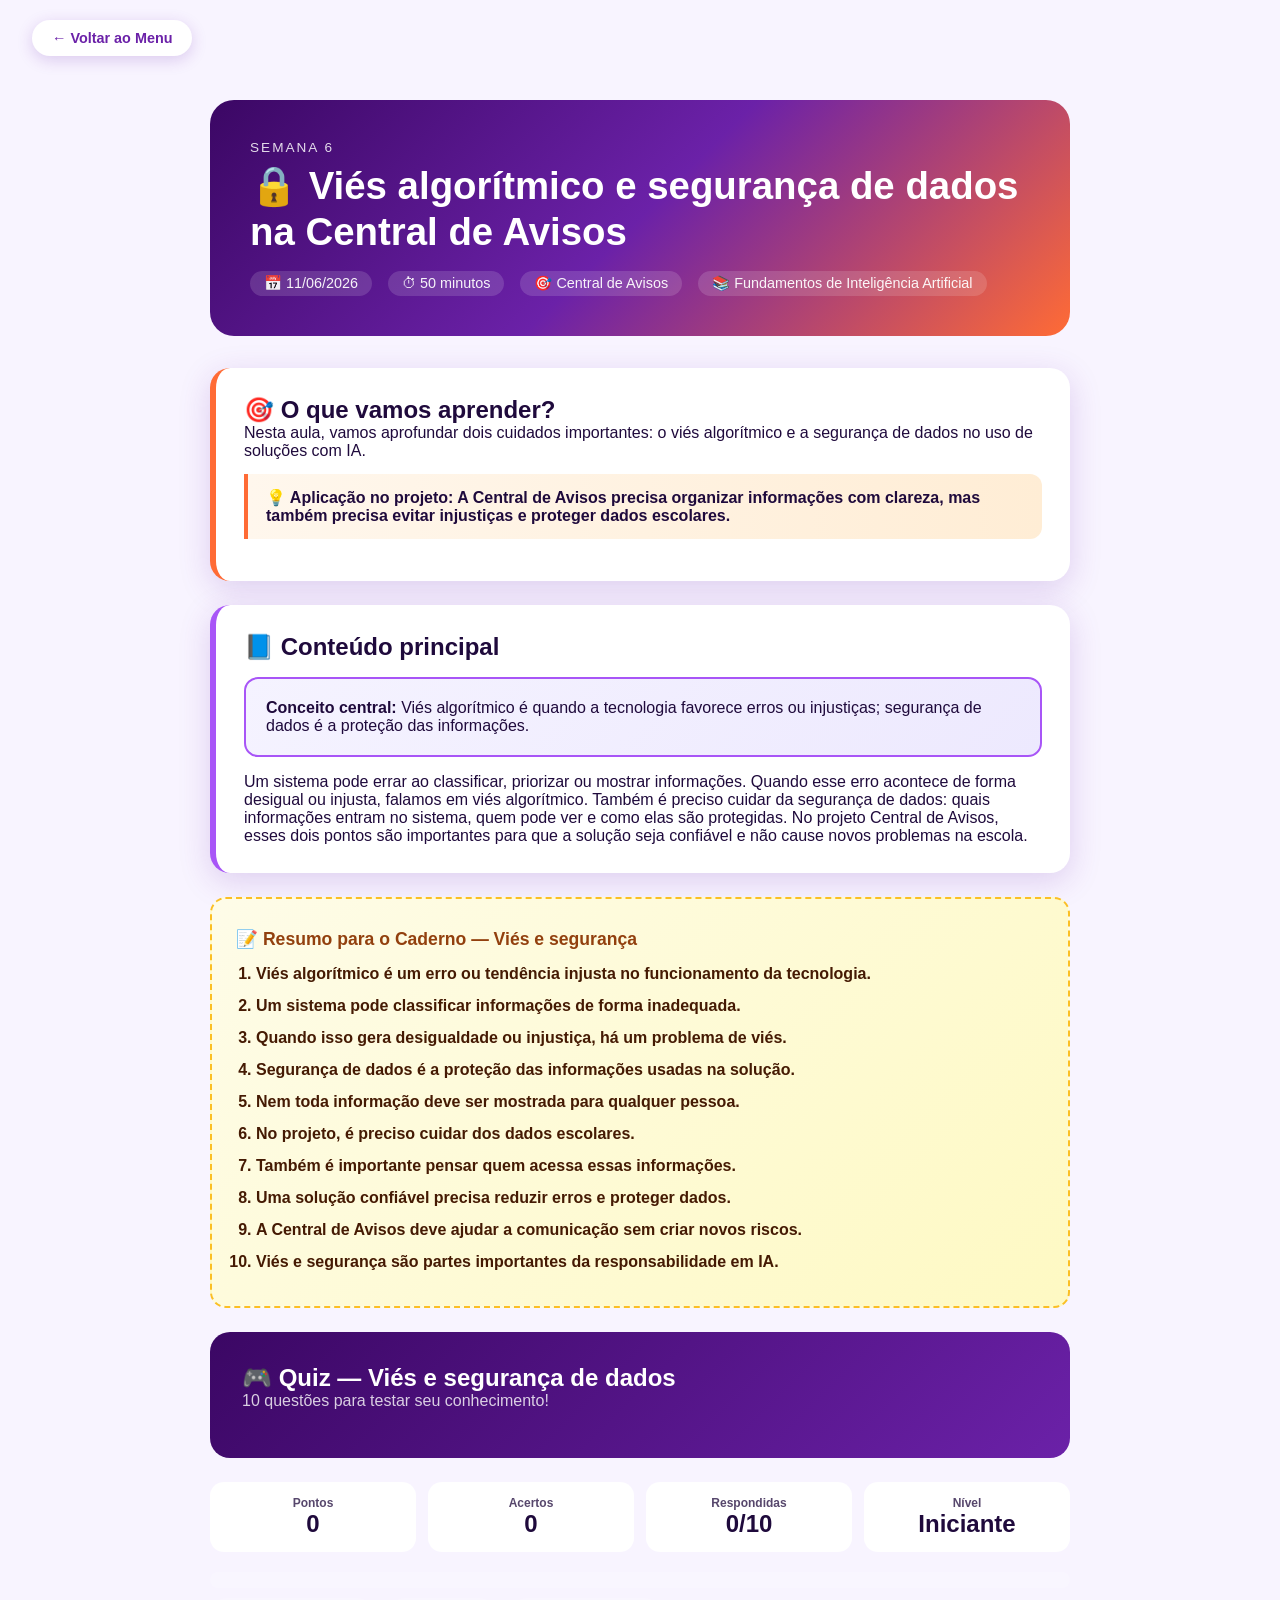
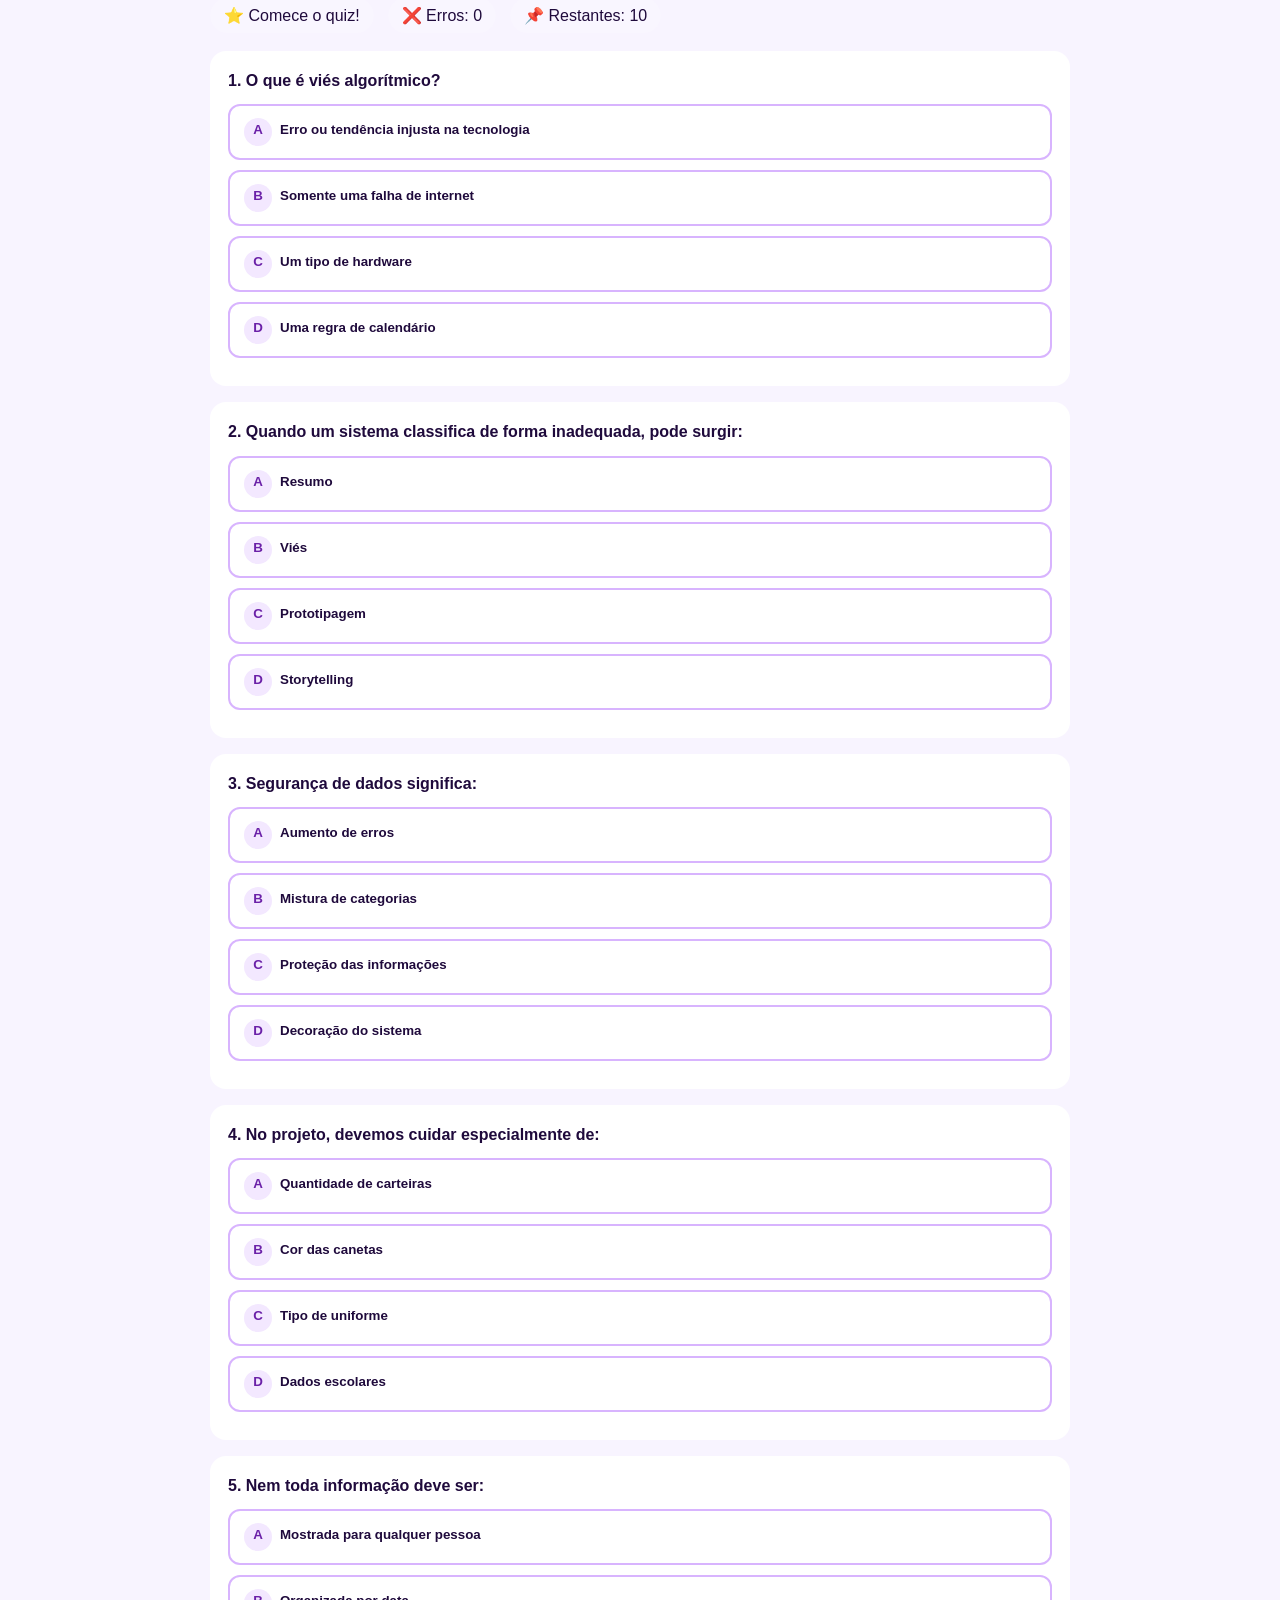
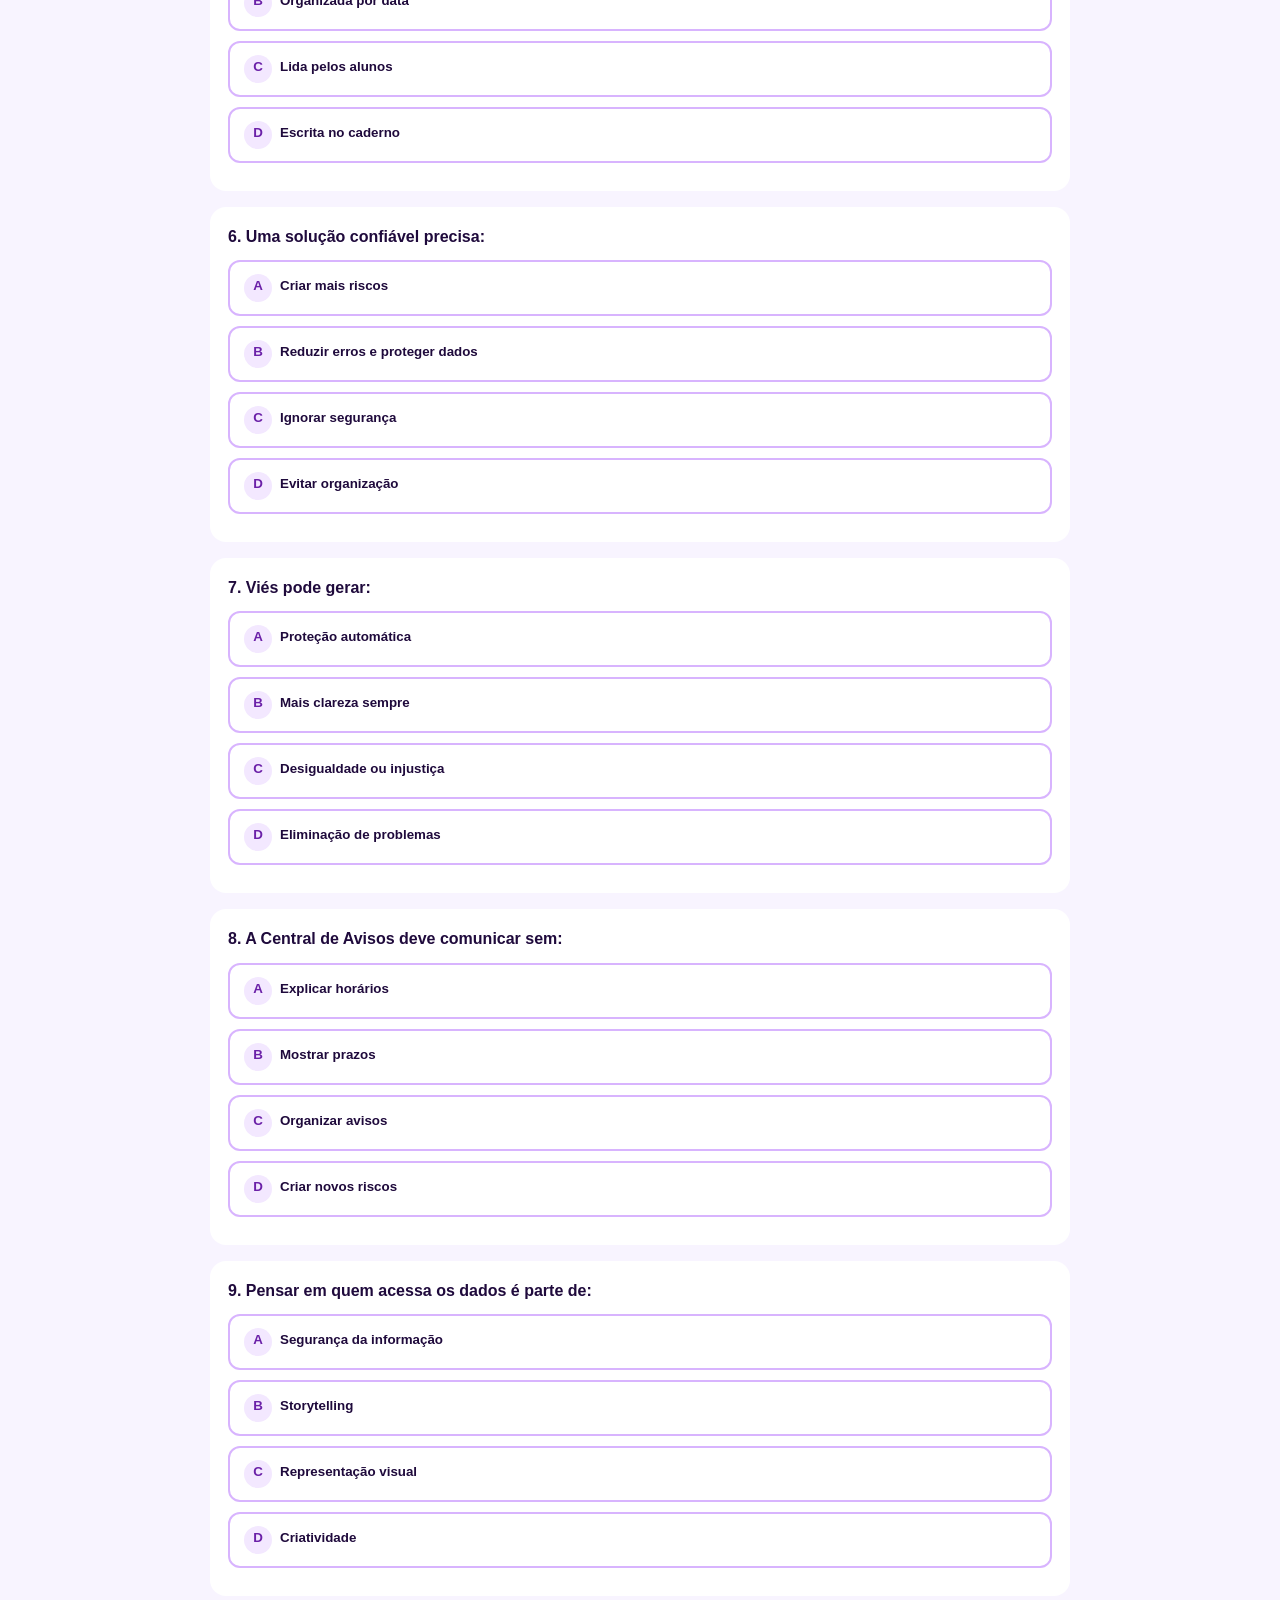
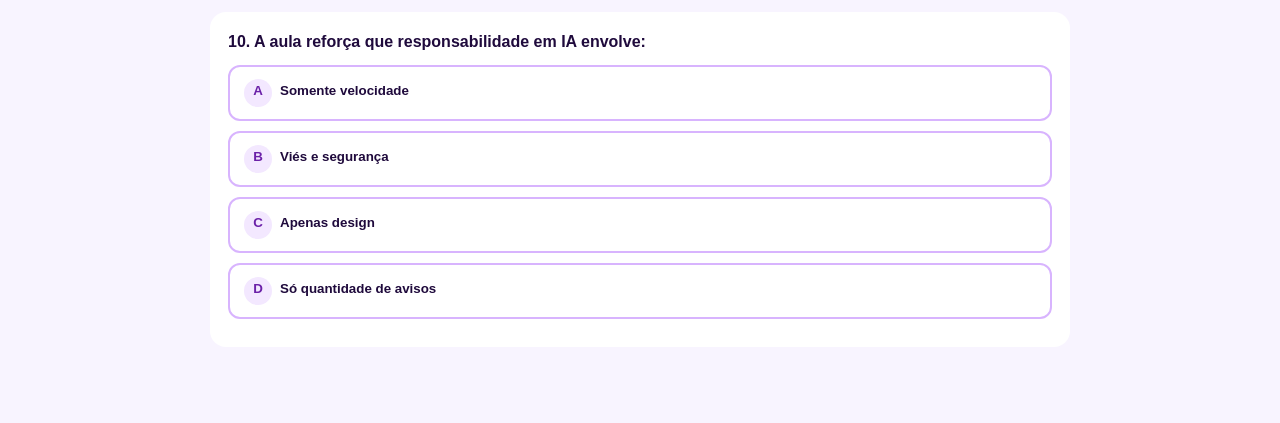
<file: aula11.html>
<!DOCTYPE html>
<html lang="pt-BR">
<head>
<meta charset="UTF-8">
<meta name="viewport" content="width=device-width, initial-scale=1.0">
<title>Viés algorítmico e segurança de dados na Central de Avisos - Fundamentos de Inteligência Artificial</title>
<link rel="stylesheet" href="style.css">
</head>
<body>
<a href="index.html" class="btn-back">← Voltar ao Menu</a>
<div class="aula-container">
  <div class="aula-hero">
    <div class="aula-num">SEMANA 6</div>
    <h1>🔒 Viés algorítmico e segurança de dados na Central de Avisos</h1>
    <div class="aula-meta">
      <span>📅 11/06/2026</span>
      <span>⏱ 50 minutos</span>
      <span>🎯 Central de Avisos</span>
      <span>📚 Fundamentos de Inteligência Artificial</span>
    </div>
  </div>
  <div class="card">
    <h2>🎯 O que vamos aprender?</h2>
    <p>Nesta aula, vamos aprofundar dois cuidados importantes: o viés algorítmico e a segurança de dados no uso de soluções com IA.</p>
    <div class="destaque">💡 Aplicação no projeto: A Central de Avisos precisa organizar informações com clareza, mas também precisa evitar injustiças e proteger dados escolares.</div>
  </div>
  <div class="card roxo">
    <h2>📘 Conteúdo principal</h2>
    <div class="conceito-box"><strong>Conceito central:</strong> Viés algorítmico é quando a tecnologia favorece erros ou injustiças; segurança de dados é a proteção das informações.</div>
    <p>Um sistema pode errar ao classificar, priorizar ou mostrar informações. Quando esse erro acontece de forma desigual ou injusta, falamos em viés algorítmico. Também é preciso cuidar da segurança de dados: quais informações entram no sistema, quem pode ver e como elas são protegidas. No projeto Central de Avisos, esses dois pontos são importantes para que a solução seja confiável e não cause novos problemas na escola.</p>
  </div>
  <div class="caderno-section">
    <h3>📝 Resumo para o Caderno — Viés e segurança</h3>
    <ol>
      <li>Viés algorítmico é um erro ou tendência injusta no funcionamento da tecnologia.</li>
      <li>Um sistema pode classificar informações de forma inadequada.</li>
      <li>Quando isso gera desigualdade ou injustiça, há um problema de viés.</li>
      <li>Segurança de dados é a proteção das informações usadas na solução.</li>
      <li>Nem toda informação deve ser mostrada para qualquer pessoa.</li>
      <li>No projeto, é preciso cuidar dos dados escolares.</li>
      <li>Também é importante pensar quem acessa essas informações.</li>
      <li>Uma solução confiável precisa reduzir erros e proteger dados.</li>
      <li>A Central de Avisos deve ajudar a comunicação sem criar novos riscos.</li>
      <li>Viés e segurança são partes importantes da responsabilidade em IA.</li>
    </ol>
  </div>
  <div class="quiz-section">
    <h2>🎮 Quiz — Viés e segurança de dados</h2>
    <p style="opacity:0.8;margin-bottom:16px">10 questões para testar seu conhecimento!</p>
  </div>

  <div style="display:grid;grid-template-columns:repeat(4,1fr);gap:12px;margin:18px 0 20px;">
    <div style="background:#fff;color:#1F0A3C;border-radius:14px;padding:14px;text-align:center;font-weight:700;"><div style="font-size:12px;opacity:.75;">Pontos</div><div id="score" style="font-size:24px;">0</div></div>
    <div style="background:#fff;color:#1F0A3C;border-radius:14px;padding:14px;text-align:center;font-weight:700;"><div style="font-size:12px;opacity:.75;">Acertos</div><div id="hits" style="font-size:24px;">0</div></div>
    <div style="background:#fff;color:#1F0A3C;border-radius:14px;padding:14px;text-align:center;font-weight:700;"><div style="font-size:12px;opacity:.75;">Respondidas</div><div id="answered" style="font-size:24px;">0/10</div></div>
    <div style="background:#fff;color:#1F0A3C;border-radius:14px;padding:14px;text-align:center;font-weight:700;"><div style="font-size:12px;opacity:.75;">Nível</div><div id="level" style="font-size:24px;">Iniciante</div></div>
  </div>
  <div style="background:rgba(255,255,255,.18);border-radius:999px;height:16px;overflow:hidden;margin:12px 0 10px;">
    <div id="progressBar" style="height:100%;width:0%;background:linear-gradient(90deg,#FBBF24,#22C55E);transition:width .3s;"></div>
  </div>
  <div style="display:flex;gap:14px;flex-wrap:wrap;margin:0 0 18px;">
    <div style="background:rgba(255,255,255,.14);padding:8px 14px;border-radius:999px;">⭐ <span id="message">Comece o quiz!</span></div>
    <div style="background:rgba(255,255,255,.14);padding:8px 14px;border-radius:999px;">❌ Erros: <span id="errors">0</span></div>
    <div style="background:rgba(255,255,255,.14);padding:8px 14px;border-radius:999px;">📌 Restantes: <span id="remaining">10</span></div>
  </div>

<div id="quizQuestions">
<div class="quiz-item" data-correct="0" style="background:#fff;color:#1F0A3C;border-radius:16px;padding:18px;margin-bottom:16px;">
<p style="font-weight:700;margin-bottom:12px;line-height:1.45;">1. O que é viés algorítmico?</p><div class="quiz-options" style="display:grid;gap:10px;">
<button type="button" class="quiz-option" data-index="0" style="text-align:left;padding:12px 14px;border:2px solid #D8B4FE;border-radius:12px;background:#fff;color:#1F0A3C;font-weight:700;cursor:pointer;"><span style="display:inline-block;width:28px;height:28px;line-height:24px;text-align:center;border-radius:50%;background:#F3E8FF;color:#6B21A8;margin-right:8px;">A</span>Erro ou tendência injusta na tecnologia</button>
<button type="button" class="quiz-option" data-index="1" style="text-align:left;padding:12px 14px;border:2px solid #D8B4FE;border-radius:12px;background:#fff;color:#1F0A3C;font-weight:700;cursor:pointer;"><span style="display:inline-block;width:28px;height:28px;line-height:24px;text-align:center;border-radius:50%;background:#F3E8FF;color:#6B21A8;margin-right:8px;">B</span>Somente uma falha de internet</button>
<button type="button" class="quiz-option" data-index="2" style="text-align:left;padding:12px 14px;border:2px solid #D8B4FE;border-radius:12px;background:#fff;color:#1F0A3C;font-weight:700;cursor:pointer;"><span style="display:inline-block;width:28px;height:28px;line-height:24px;text-align:center;border-radius:50%;background:#F3E8FF;color:#6B21A8;margin-right:8px;">C</span>Um tipo de hardware</button>
<button type="button" class="quiz-option" data-index="3" style="text-align:left;padding:12px 14px;border:2px solid #D8B4FE;border-radius:12px;background:#fff;color:#1F0A3C;font-weight:700;cursor:pointer;"><span style="display:inline-block;width:28px;height:28px;line-height:24px;text-align:center;border-radius:50%;background:#F3E8FF;color:#6B21A8;margin-right:8px;">D</span>Uma regra de calendário</button>
</div><div class="quiz-feedback" style="margin-top:10px;font-weight:700;"></div></div>
<div class="quiz-item" data-correct="1" style="background:#fff;color:#1F0A3C;border-radius:16px;padding:18px;margin-bottom:16px;">
<p style="font-weight:700;margin-bottom:12px;line-height:1.45;">2. Quando um sistema classifica de forma inadequada, pode surgir:</p><div class="quiz-options" style="display:grid;gap:10px;">
<button type="button" class="quiz-option" data-index="0" style="text-align:left;padding:12px 14px;border:2px solid #D8B4FE;border-radius:12px;background:#fff;color:#1F0A3C;font-weight:700;cursor:pointer;"><span style="display:inline-block;width:28px;height:28px;line-height:24px;text-align:center;border-radius:50%;background:#F3E8FF;color:#6B21A8;margin-right:8px;">A</span>Resumo</button>
<button type="button" class="quiz-option" data-index="1" style="text-align:left;padding:12px 14px;border:2px solid #D8B4FE;border-radius:12px;background:#fff;color:#1F0A3C;font-weight:700;cursor:pointer;"><span style="display:inline-block;width:28px;height:28px;line-height:24px;text-align:center;border-radius:50%;background:#F3E8FF;color:#6B21A8;margin-right:8px;">B</span>Viés</button>
<button type="button" class="quiz-option" data-index="2" style="text-align:left;padding:12px 14px;border:2px solid #D8B4FE;border-radius:12px;background:#fff;color:#1F0A3C;font-weight:700;cursor:pointer;"><span style="display:inline-block;width:28px;height:28px;line-height:24px;text-align:center;border-radius:50%;background:#F3E8FF;color:#6B21A8;margin-right:8px;">C</span>Prototipagem</button>
<button type="button" class="quiz-option" data-index="3" style="text-align:left;padding:12px 14px;border:2px solid #D8B4FE;border-radius:12px;background:#fff;color:#1F0A3C;font-weight:700;cursor:pointer;"><span style="display:inline-block;width:28px;height:28px;line-height:24px;text-align:center;border-radius:50%;background:#F3E8FF;color:#6B21A8;margin-right:8px;">D</span>Storytelling</button>
</div><div class="quiz-feedback" style="margin-top:10px;font-weight:700;"></div></div>
<div class="quiz-item" data-correct="2" style="background:#fff;color:#1F0A3C;border-radius:16px;padding:18px;margin-bottom:16px;">
<p style="font-weight:700;margin-bottom:12px;line-height:1.45;">3. Segurança de dados significa:</p><div class="quiz-options" style="display:grid;gap:10px;">
<button type="button" class="quiz-option" data-index="0" style="text-align:left;padding:12px 14px;border:2px solid #D8B4FE;border-radius:12px;background:#fff;color:#1F0A3C;font-weight:700;cursor:pointer;"><span style="display:inline-block;width:28px;height:28px;line-height:24px;text-align:center;border-radius:50%;background:#F3E8FF;color:#6B21A8;margin-right:8px;">A</span>Aumento de erros</button>
<button type="button" class="quiz-option" data-index="1" style="text-align:left;padding:12px 14px;border:2px solid #D8B4FE;border-radius:12px;background:#fff;color:#1F0A3C;font-weight:700;cursor:pointer;"><span style="display:inline-block;width:28px;height:28px;line-height:24px;text-align:center;border-radius:50%;background:#F3E8FF;color:#6B21A8;margin-right:8px;">B</span>Mistura de categorias</button>
<button type="button" class="quiz-option" data-index="2" style="text-align:left;padding:12px 14px;border:2px solid #D8B4FE;border-radius:12px;background:#fff;color:#1F0A3C;font-weight:700;cursor:pointer;"><span style="display:inline-block;width:28px;height:28px;line-height:24px;text-align:center;border-radius:50%;background:#F3E8FF;color:#6B21A8;margin-right:8px;">C</span>Proteção das informações</button>
<button type="button" class="quiz-option" data-index="3" style="text-align:left;padding:12px 14px;border:2px solid #D8B4FE;border-radius:12px;background:#fff;color:#1F0A3C;font-weight:700;cursor:pointer;"><span style="display:inline-block;width:28px;height:28px;line-height:24px;text-align:center;border-radius:50%;background:#F3E8FF;color:#6B21A8;margin-right:8px;">D</span>Decoração do sistema</button>
</div><div class="quiz-feedback" style="margin-top:10px;font-weight:700;"></div></div>
<div class="quiz-item" data-correct="3" style="background:#fff;color:#1F0A3C;border-radius:16px;padding:18px;margin-bottom:16px;">
<p style="font-weight:700;margin-bottom:12px;line-height:1.45;">4. No projeto, devemos cuidar especialmente de:</p><div class="quiz-options" style="display:grid;gap:10px;">
<button type="button" class="quiz-option" data-index="0" style="text-align:left;padding:12px 14px;border:2px solid #D8B4FE;border-radius:12px;background:#fff;color:#1F0A3C;font-weight:700;cursor:pointer;"><span style="display:inline-block;width:28px;height:28px;line-height:24px;text-align:center;border-radius:50%;background:#F3E8FF;color:#6B21A8;margin-right:8px;">A</span>Quantidade de carteiras</button>
<button type="button" class="quiz-option" data-index="1" style="text-align:left;padding:12px 14px;border:2px solid #D8B4FE;border-radius:12px;background:#fff;color:#1F0A3C;font-weight:700;cursor:pointer;"><span style="display:inline-block;width:28px;height:28px;line-height:24px;text-align:center;border-radius:50%;background:#F3E8FF;color:#6B21A8;margin-right:8px;">B</span>Cor das canetas</button>
<button type="button" class="quiz-option" data-index="2" style="text-align:left;padding:12px 14px;border:2px solid #D8B4FE;border-radius:12px;background:#fff;color:#1F0A3C;font-weight:700;cursor:pointer;"><span style="display:inline-block;width:28px;height:28px;line-height:24px;text-align:center;border-radius:50%;background:#F3E8FF;color:#6B21A8;margin-right:8px;">C</span>Tipo de uniforme</button>
<button type="button" class="quiz-option" data-index="3" style="text-align:left;padding:12px 14px;border:2px solid #D8B4FE;border-radius:12px;background:#fff;color:#1F0A3C;font-weight:700;cursor:pointer;"><span style="display:inline-block;width:28px;height:28px;line-height:24px;text-align:center;border-radius:50%;background:#F3E8FF;color:#6B21A8;margin-right:8px;">D</span>Dados escolares</button>
</div><div class="quiz-feedback" style="margin-top:10px;font-weight:700;"></div></div>
<div class="quiz-item" data-correct="0" style="background:#fff;color:#1F0A3C;border-radius:16px;padding:18px;margin-bottom:16px;">
<p style="font-weight:700;margin-bottom:12px;line-height:1.45;">5. Nem toda informação deve ser:</p><div class="quiz-options" style="display:grid;gap:10px;">
<button type="button" class="quiz-option" data-index="0" style="text-align:left;padding:12px 14px;border:2px solid #D8B4FE;border-radius:12px;background:#fff;color:#1F0A3C;font-weight:700;cursor:pointer;"><span style="display:inline-block;width:28px;height:28px;line-height:24px;text-align:center;border-radius:50%;background:#F3E8FF;color:#6B21A8;margin-right:8px;">A</span>Mostrada para qualquer pessoa</button>
<button type="button" class="quiz-option" data-index="1" style="text-align:left;padding:12px 14px;border:2px solid #D8B4FE;border-radius:12px;background:#fff;color:#1F0A3C;font-weight:700;cursor:pointer;"><span style="display:inline-block;width:28px;height:28px;line-height:24px;text-align:center;border-radius:50%;background:#F3E8FF;color:#6B21A8;margin-right:8px;">B</span>Organizada por data</button>
<button type="button" class="quiz-option" data-index="2" style="text-align:left;padding:12px 14px;border:2px solid #D8B4FE;border-radius:12px;background:#fff;color:#1F0A3C;font-weight:700;cursor:pointer;"><span style="display:inline-block;width:28px;height:28px;line-height:24px;text-align:center;border-radius:50%;background:#F3E8FF;color:#6B21A8;margin-right:8px;">C</span>Lida pelos alunos</button>
<button type="button" class="quiz-option" data-index="3" style="text-align:left;padding:12px 14px;border:2px solid #D8B4FE;border-radius:12px;background:#fff;color:#1F0A3C;font-weight:700;cursor:pointer;"><span style="display:inline-block;width:28px;height:28px;line-height:24px;text-align:center;border-radius:50%;background:#F3E8FF;color:#6B21A8;margin-right:8px;">D</span>Escrita no caderno</button>
</div><div class="quiz-feedback" style="margin-top:10px;font-weight:700;"></div></div>
<div class="quiz-item" data-correct="1" style="background:#fff;color:#1F0A3C;border-radius:16px;padding:18px;margin-bottom:16px;">
<p style="font-weight:700;margin-bottom:12px;line-height:1.45;">6. Uma solução confiável precisa:</p><div class="quiz-options" style="display:grid;gap:10px;">
<button type="button" class="quiz-option" data-index="0" style="text-align:left;padding:12px 14px;border:2px solid #D8B4FE;border-radius:12px;background:#fff;color:#1F0A3C;font-weight:700;cursor:pointer;"><span style="display:inline-block;width:28px;height:28px;line-height:24px;text-align:center;border-radius:50%;background:#F3E8FF;color:#6B21A8;margin-right:8px;">A</span>Criar mais riscos</button>
<button type="button" class="quiz-option" data-index="1" style="text-align:left;padding:12px 14px;border:2px solid #D8B4FE;border-radius:12px;background:#fff;color:#1F0A3C;font-weight:700;cursor:pointer;"><span style="display:inline-block;width:28px;height:28px;line-height:24px;text-align:center;border-radius:50%;background:#F3E8FF;color:#6B21A8;margin-right:8px;">B</span>Reduzir erros e proteger dados</button>
<button type="button" class="quiz-option" data-index="2" style="text-align:left;padding:12px 14px;border:2px solid #D8B4FE;border-radius:12px;background:#fff;color:#1F0A3C;font-weight:700;cursor:pointer;"><span style="display:inline-block;width:28px;height:28px;line-height:24px;text-align:center;border-radius:50%;background:#F3E8FF;color:#6B21A8;margin-right:8px;">C</span>Ignorar segurança</button>
<button type="button" class="quiz-option" data-index="3" style="text-align:left;padding:12px 14px;border:2px solid #D8B4FE;border-radius:12px;background:#fff;color:#1F0A3C;font-weight:700;cursor:pointer;"><span style="display:inline-block;width:28px;height:28px;line-height:24px;text-align:center;border-radius:50%;background:#F3E8FF;color:#6B21A8;margin-right:8px;">D</span>Evitar organização</button>
</div><div class="quiz-feedback" style="margin-top:10px;font-weight:700;"></div></div>
<div class="quiz-item" data-correct="2" style="background:#fff;color:#1F0A3C;border-radius:16px;padding:18px;margin-bottom:16px;">
<p style="font-weight:700;margin-bottom:12px;line-height:1.45;">7. Viés pode gerar:</p><div class="quiz-options" style="display:grid;gap:10px;">
<button type="button" class="quiz-option" data-index="0" style="text-align:left;padding:12px 14px;border:2px solid #D8B4FE;border-radius:12px;background:#fff;color:#1F0A3C;font-weight:700;cursor:pointer;"><span style="display:inline-block;width:28px;height:28px;line-height:24px;text-align:center;border-radius:50%;background:#F3E8FF;color:#6B21A8;margin-right:8px;">A</span>Proteção automática</button>
<button type="button" class="quiz-option" data-index="1" style="text-align:left;padding:12px 14px;border:2px solid #D8B4FE;border-radius:12px;background:#fff;color:#1F0A3C;font-weight:700;cursor:pointer;"><span style="display:inline-block;width:28px;height:28px;line-height:24px;text-align:center;border-radius:50%;background:#F3E8FF;color:#6B21A8;margin-right:8px;">B</span>Mais clareza sempre</button>
<button type="button" class="quiz-option" data-index="2" style="text-align:left;padding:12px 14px;border:2px solid #D8B4FE;border-radius:12px;background:#fff;color:#1F0A3C;font-weight:700;cursor:pointer;"><span style="display:inline-block;width:28px;height:28px;line-height:24px;text-align:center;border-radius:50%;background:#F3E8FF;color:#6B21A8;margin-right:8px;">C</span>Desigualdade ou injustiça</button>
<button type="button" class="quiz-option" data-index="3" style="text-align:left;padding:12px 14px;border:2px solid #D8B4FE;border-radius:12px;background:#fff;color:#1F0A3C;font-weight:700;cursor:pointer;"><span style="display:inline-block;width:28px;height:28px;line-height:24px;text-align:center;border-radius:50%;background:#F3E8FF;color:#6B21A8;margin-right:8px;">D</span>Eliminação de problemas</button>
</div><div class="quiz-feedback" style="margin-top:10px;font-weight:700;"></div></div>
<div class="quiz-item" data-correct="3" style="background:#fff;color:#1F0A3C;border-radius:16px;padding:18px;margin-bottom:16px;">
<p style="font-weight:700;margin-bottom:12px;line-height:1.45;">8. A Central de Avisos deve comunicar sem:</p><div class="quiz-options" style="display:grid;gap:10px;">
<button type="button" class="quiz-option" data-index="0" style="text-align:left;padding:12px 14px;border:2px solid #D8B4FE;border-radius:12px;background:#fff;color:#1F0A3C;font-weight:700;cursor:pointer;"><span style="display:inline-block;width:28px;height:28px;line-height:24px;text-align:center;border-radius:50%;background:#F3E8FF;color:#6B21A8;margin-right:8px;">A</span>Explicar horários</button>
<button type="button" class="quiz-option" data-index="1" style="text-align:left;padding:12px 14px;border:2px solid #D8B4FE;border-radius:12px;background:#fff;color:#1F0A3C;font-weight:700;cursor:pointer;"><span style="display:inline-block;width:28px;height:28px;line-height:24px;text-align:center;border-radius:50%;background:#F3E8FF;color:#6B21A8;margin-right:8px;">B</span>Mostrar prazos</button>
<button type="button" class="quiz-option" data-index="2" style="text-align:left;padding:12px 14px;border:2px solid #D8B4FE;border-radius:12px;background:#fff;color:#1F0A3C;font-weight:700;cursor:pointer;"><span style="display:inline-block;width:28px;height:28px;line-height:24px;text-align:center;border-radius:50%;background:#F3E8FF;color:#6B21A8;margin-right:8px;">C</span>Organizar avisos</button>
<button type="button" class="quiz-option" data-index="3" style="text-align:left;padding:12px 14px;border:2px solid #D8B4FE;border-radius:12px;background:#fff;color:#1F0A3C;font-weight:700;cursor:pointer;"><span style="display:inline-block;width:28px;height:28px;line-height:24px;text-align:center;border-radius:50%;background:#F3E8FF;color:#6B21A8;margin-right:8px;">D</span>Criar novos riscos</button>
</div><div class="quiz-feedback" style="margin-top:10px;font-weight:700;"></div></div>
<div class="quiz-item" data-correct="0" style="background:#fff;color:#1F0A3C;border-radius:16px;padding:18px;margin-bottom:16px;">
<p style="font-weight:700;margin-bottom:12px;line-height:1.45;">9. Pensar em quem acessa os dados é parte de:</p><div class="quiz-options" style="display:grid;gap:10px;">
<button type="button" class="quiz-option" data-index="0" style="text-align:left;padding:12px 14px;border:2px solid #D8B4FE;border-radius:12px;background:#fff;color:#1F0A3C;font-weight:700;cursor:pointer;"><span style="display:inline-block;width:28px;height:28px;line-height:24px;text-align:center;border-radius:50%;background:#F3E8FF;color:#6B21A8;margin-right:8px;">A</span>Segurança da informação</button>
<button type="button" class="quiz-option" data-index="1" style="text-align:left;padding:12px 14px;border:2px solid #D8B4FE;border-radius:12px;background:#fff;color:#1F0A3C;font-weight:700;cursor:pointer;"><span style="display:inline-block;width:28px;height:28px;line-height:24px;text-align:center;border-radius:50%;background:#F3E8FF;color:#6B21A8;margin-right:8px;">B</span>Storytelling</button>
<button type="button" class="quiz-option" data-index="2" style="text-align:left;padding:12px 14px;border:2px solid #D8B4FE;border-radius:12px;background:#fff;color:#1F0A3C;font-weight:700;cursor:pointer;"><span style="display:inline-block;width:28px;height:28px;line-height:24px;text-align:center;border-radius:50%;background:#F3E8FF;color:#6B21A8;margin-right:8px;">C</span>Representação visual</button>
<button type="button" class="quiz-option" data-index="3" style="text-align:left;padding:12px 14px;border:2px solid #D8B4FE;border-radius:12px;background:#fff;color:#1F0A3C;font-weight:700;cursor:pointer;"><span style="display:inline-block;width:28px;height:28px;line-height:24px;text-align:center;border-radius:50%;background:#F3E8FF;color:#6B21A8;margin-right:8px;">D</span>Criatividade</button>
</div><div class="quiz-feedback" style="margin-top:10px;font-weight:700;"></div></div>
<div class="quiz-item" data-correct="1" style="background:#fff;color:#1F0A3C;border-radius:16px;padding:18px;margin-bottom:16px;">
<p style="font-weight:700;margin-bottom:12px;line-height:1.45;">10. A aula reforça que responsabilidade em IA envolve:</p><div class="quiz-options" style="display:grid;gap:10px;">
<button type="button" class="quiz-option" data-index="0" style="text-align:left;padding:12px 14px;border:2px solid #D8B4FE;border-radius:12px;background:#fff;color:#1F0A3C;font-weight:700;cursor:pointer;"><span style="display:inline-block;width:28px;height:28px;line-height:24px;text-align:center;border-radius:50%;background:#F3E8FF;color:#6B21A8;margin-right:8px;">A</span>Somente velocidade</button>
<button type="button" class="quiz-option" data-index="1" style="text-align:left;padding:12px 14px;border:2px solid #D8B4FE;border-radius:12px;background:#fff;color:#1F0A3C;font-weight:700;cursor:pointer;"><span style="display:inline-block;width:28px;height:28px;line-height:24px;text-align:center;border-radius:50%;background:#F3E8FF;color:#6B21A8;margin-right:8px;">B</span>Viés e segurança</button>
<button type="button" class="quiz-option" data-index="2" style="text-align:left;padding:12px 14px;border:2px solid #D8B4FE;border-radius:12px;background:#fff;color:#1F0A3C;font-weight:700;cursor:pointer;"><span style="display:inline-block;width:28px;height:28px;line-height:24px;text-align:center;border-radius:50%;background:#F3E8FF;color:#6B21A8;margin-right:8px;">C</span>Apenas design</button>
<button type="button" class="quiz-option" data-index="3" style="text-align:left;padding:12px 14px;border:2px solid #D8B4FE;border-radius:12px;background:#fff;color:#1F0A3C;font-weight:700;cursor:pointer;"><span style="display:inline-block;width:28px;height:28px;line-height:24px;text-align:center;border-radius:50%;background:#F3E8FF;color:#6B21A8;margin-right:8px;">D</span>Só quantidade de avisos</button>
</div><div class="quiz-feedback" style="margin-top:10px;font-weight:700;"></div></div>
</div>

<div id="quizFinal" style="display:none;background:#fff;color:#1F0A3C;border-radius:16px;padding:18px;margin-top:18px;">
<h3 style="margin-bottom:8px;">🏁 Resultado final</h3>
<p id="finalText" style="line-height:1.5;"></p>
<button type="button" onclick="restartQuiz()" style="margin-top:12px;padding:12px 18px;border:none;border-radius:12px;background:#FFB347;color:#1F0A3C;font-weight:800;cursor:pointer;">🔄 Reiniciar quiz</button>
</div>
<script>
(function(){
  const items=[...document.querySelectorAll('.quiz-item')];
  let score=0,hits=0,answered=0;
  function updatePanel(){
    document.getElementById('score').textContent=score;
    document.getElementById('hits').textContent=hits;
    document.getElementById('answered').textContent=`${answered}/10`;
    document.getElementById('errors').textContent=answered-hits;
    document.getElementById('remaining').textContent=10-answered;
    document.getElementById('progressBar').style.width=(answered*10)+'%';
    let level='Iniciante';
    if(score>=80) level='Especialista';
    else if(score>=50) level='Avançando';
    else if(score>=20) level='Em prática';
    document.getElementById('level').textContent=level;
    document.getElementById('message').textContent = answered===0 ? 'Comece o quiz!' :
      answered<10 ? (hits>=answered/2 ? 'Bom trabalho! Continue assim.' : 'Atenção aos conceitos principais.') :
      (score>=70 ? 'Ótimo desempenho!' : 'Revise o resumo e tente de novo.');
    if(answered===10){
      document.getElementById('quizFinal').style.display='block';
      document.getElementById('finalText').textContent=`Você concluiu o quiz com ${score} pontos, ${hits} acertos e ${10-hits} erros.`;
    }
  }
  items.forEach(item=>{
    const correct=Number(item.dataset.correct);
    const buttons=[...item.querySelectorAll('.quiz-option')];
    const feedback=item.querySelector('.quiz-feedback');
    buttons.forEach(btn=>{
      btn.addEventListener('click', ()=>{
        if(item.dataset.done==='1') return;
        item.dataset.done='1';
        answered++;
        const selected=Number(btn.dataset.index);
        buttons.forEach((b,i)=>{
          b.disabled=true;
          b.style.cursor='default';
          if(i===correct){
            b.style.background='#DCFCE7';
            b.style.borderColor='#22C55E';
          }
        });
        if(selected===correct){
          score+=10; hits++;
          btn.style.background='#DCFCE7';
          btn.style.borderColor='#22C55E';
          feedback.textContent='✅ Resposta correta!';
          feedback.style.color='#166534';
        }else{
          btn.style.background='#FEE2E2';
          btn.style.borderColor='#EF4444';
          feedback.textContent='❌ Resposta incorreta.';
          feedback.style.color='#991B1B';
        }
        updatePanel();
      });
    });
  });
  window.restartQuiz=function(){
    score=0;hits=0;answered=0;
    items.forEach(item=>{
      item.dataset.done='0';
      item.querySelector('.quiz-feedback').textContent='';
      item.querySelectorAll('.quiz-option').forEach(btn=>{
        btn.disabled=false;
        btn.style.cursor='pointer';
        btn.style.background='#fff';
        btn.style.borderColor='#D8B4FE';
      });
    });
    document.getElementById('quizFinal').style.display='none';
    updatePanel();
  };
  updatePanel();
})();
</script>

</div>
</body>
</html>
</file>
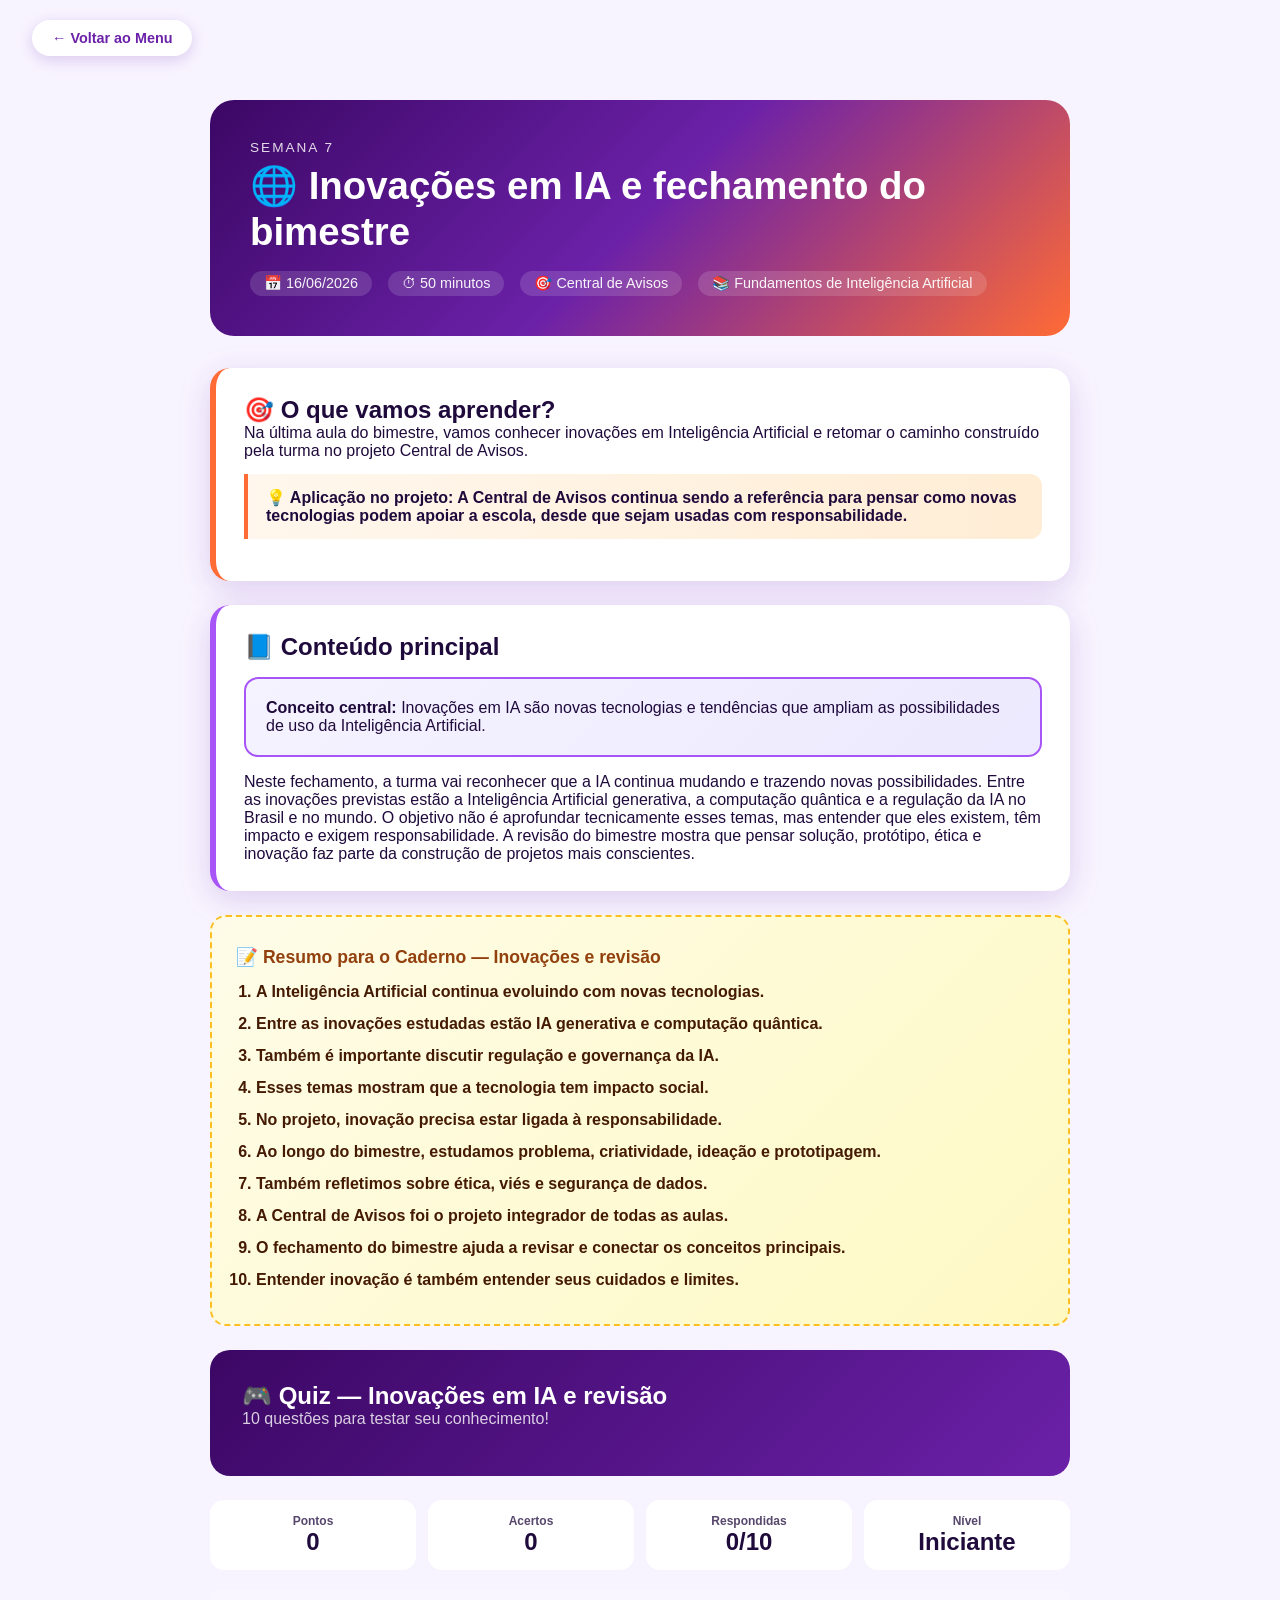
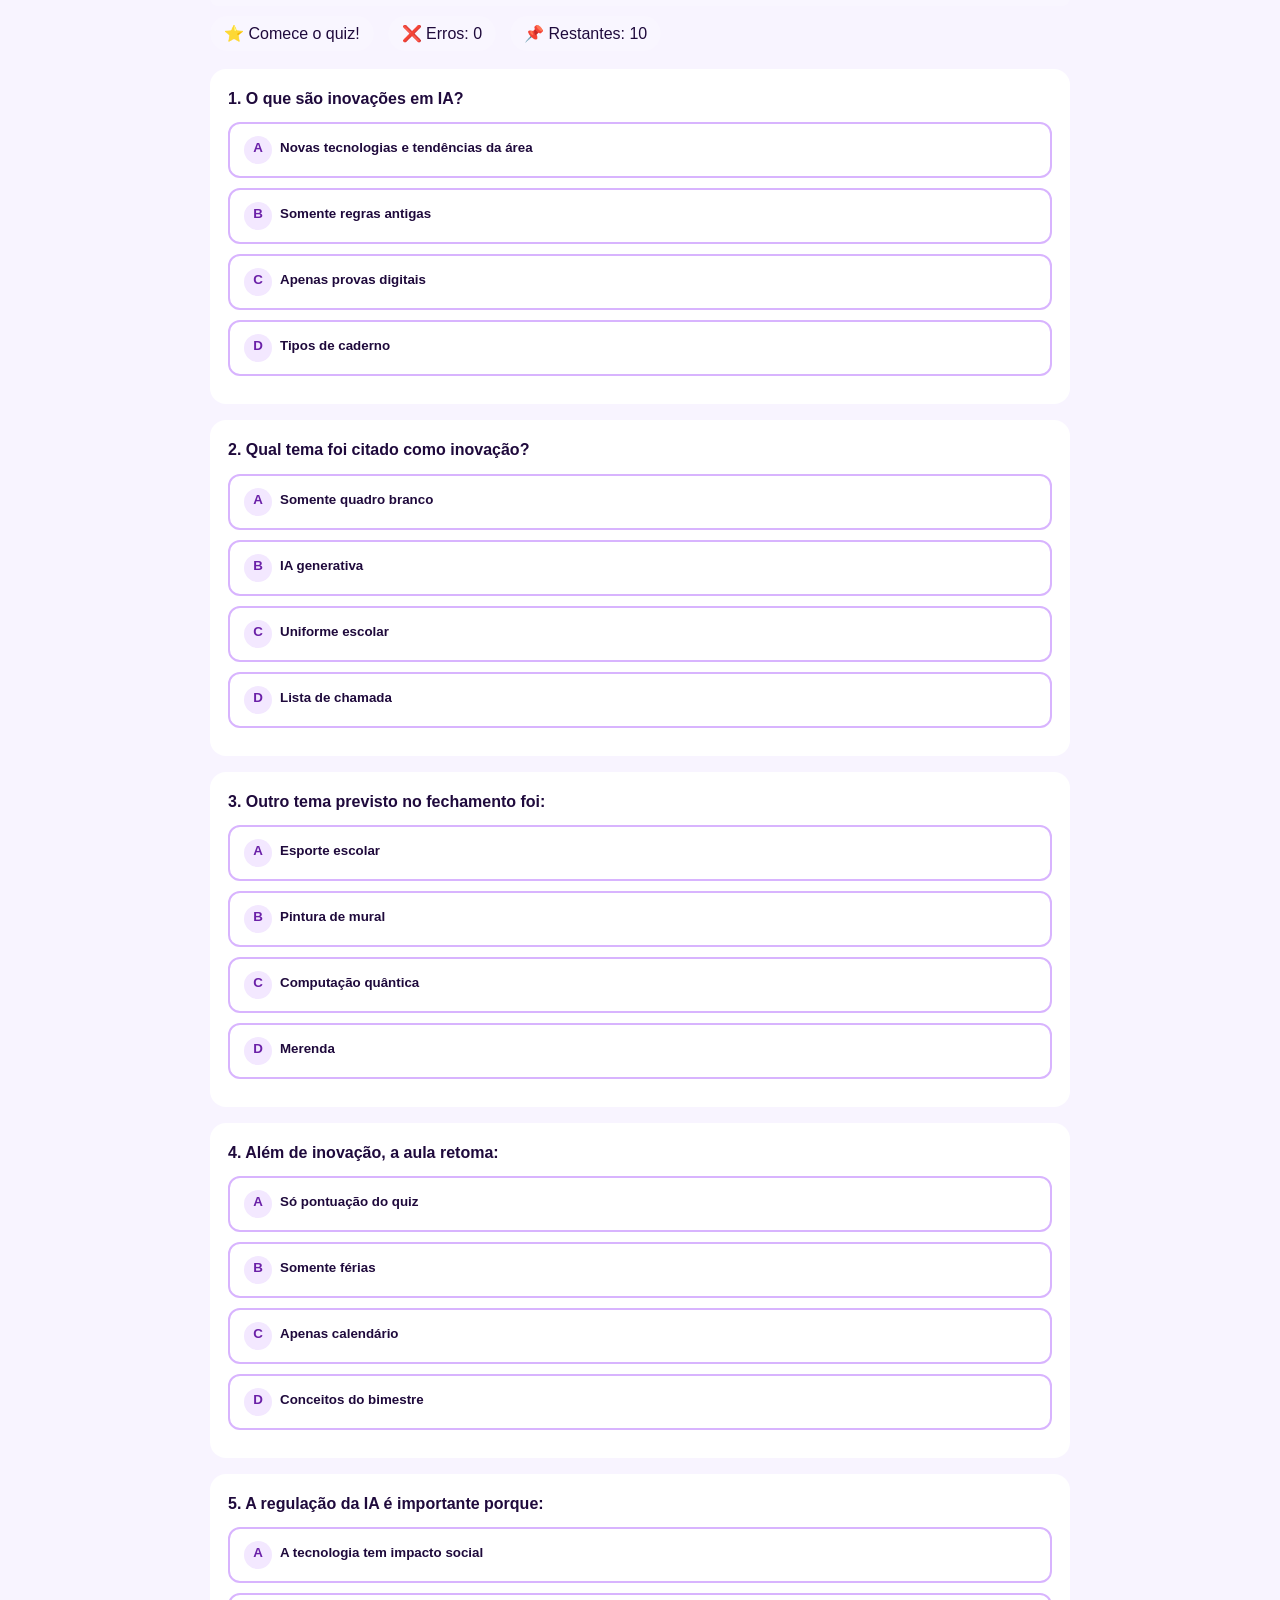
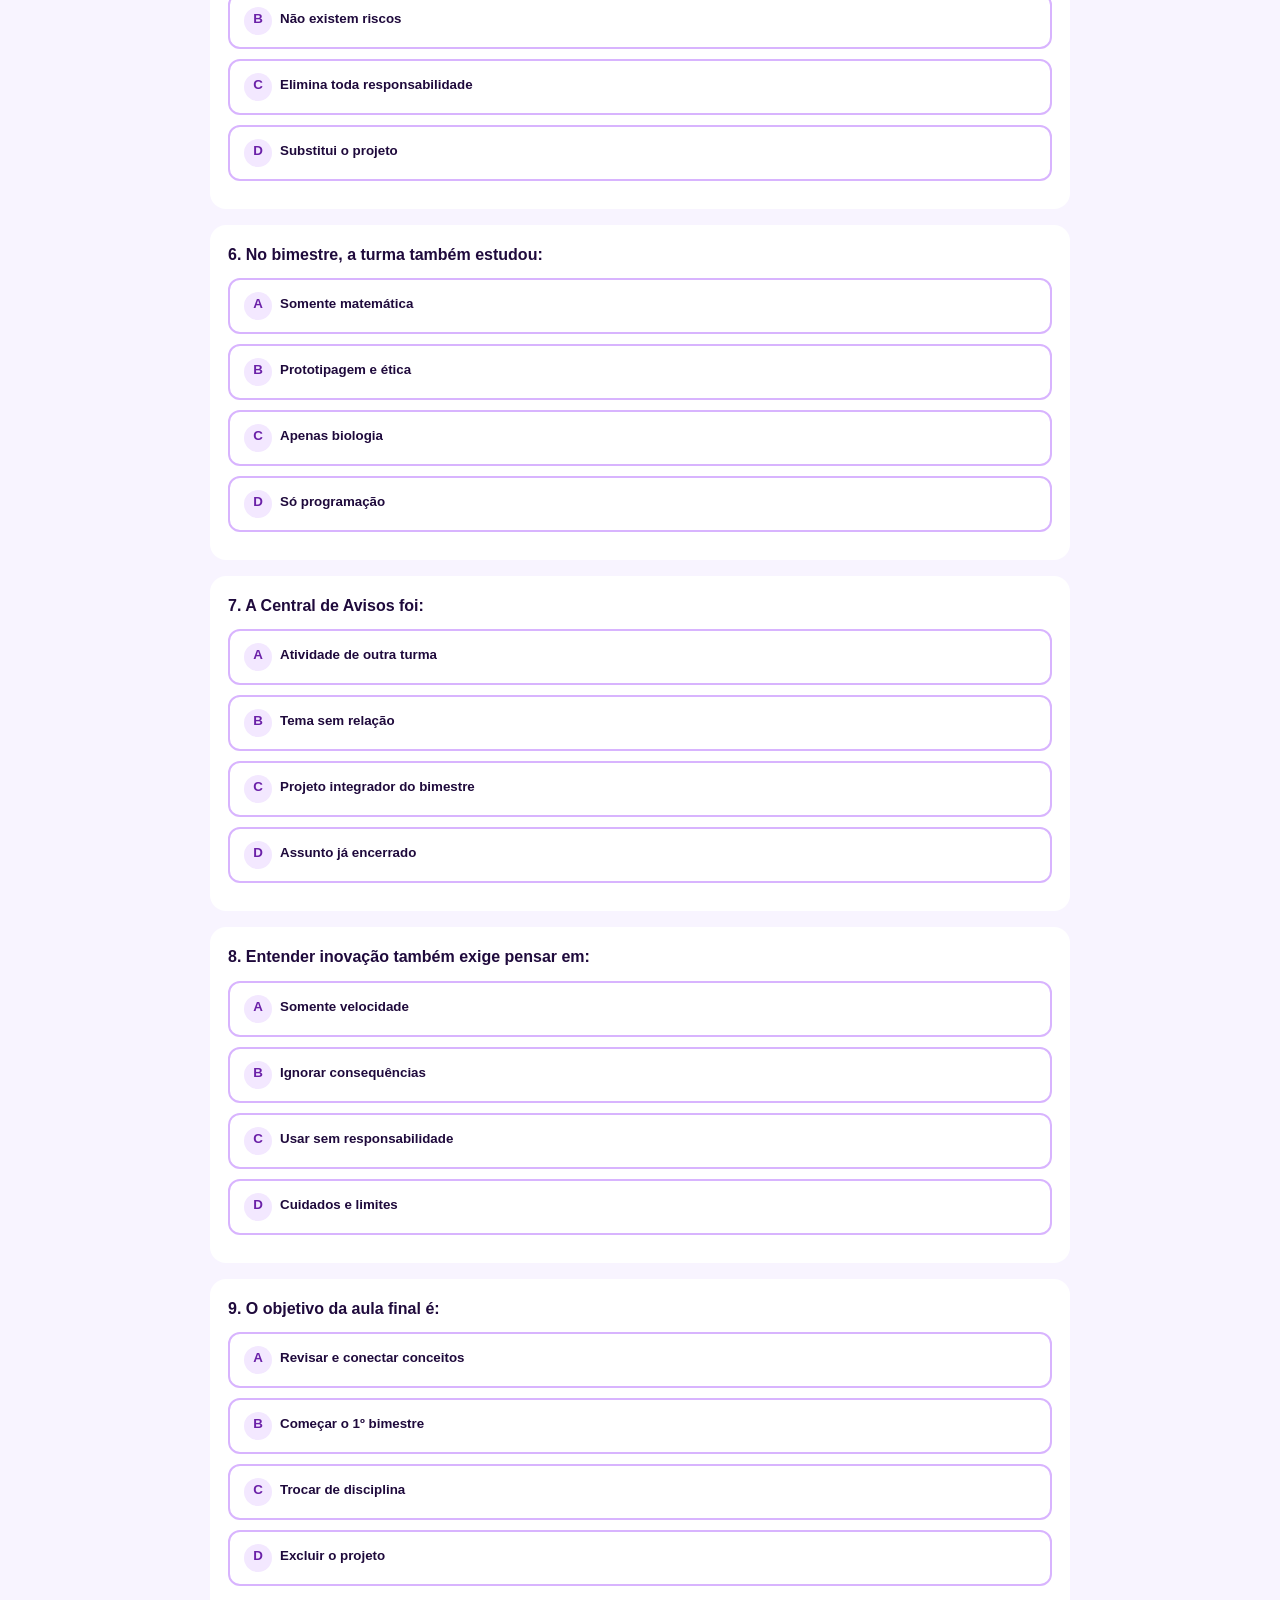
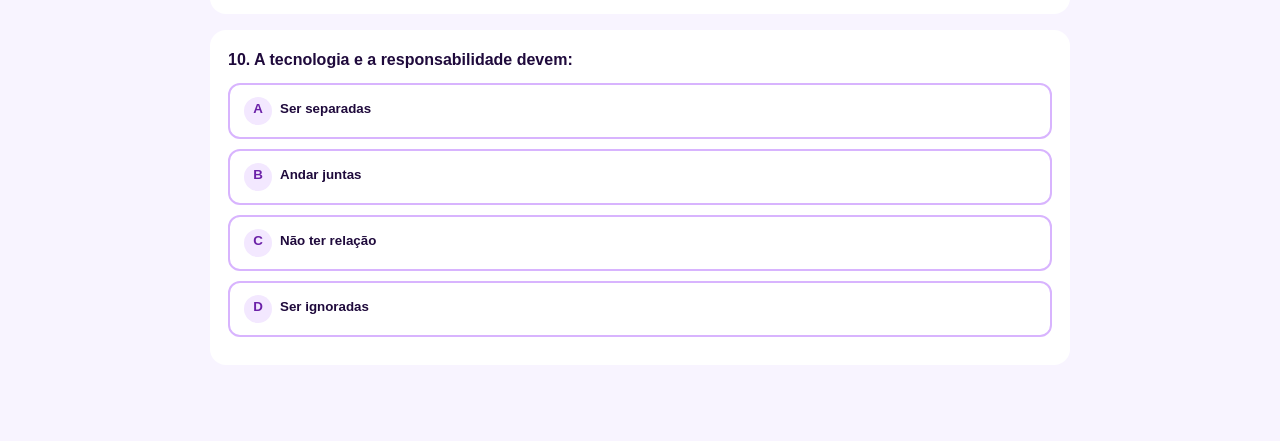
<file: aula12.html>
<!DOCTYPE html>
<html lang="pt-BR">
<head>
<meta charset="UTF-8">
<meta name="viewport" content="width=device-width, initial-scale=1.0">
<title>Inovações em IA e fechamento do bimestre - Fundamentos de Inteligência Artificial</title>
<link rel="stylesheet" href="style.css">
</head>
<body>
<a href="index.html" class="btn-back">← Voltar ao Menu</a>
<div class="aula-container">
  <div class="aula-hero">
    <div class="aula-num">SEMANA 7</div>
    <h1>🌐 Inovações em IA e fechamento do bimestre</h1>
    <div class="aula-meta">
      <span>📅 16/06/2026</span>
      <span>⏱ 50 minutos</span>
      <span>🎯 Central de Avisos</span>
      <span>📚 Fundamentos de Inteligência Artificial</span>
    </div>
  </div>
  <div class="card">
    <h2>🎯 O que vamos aprender?</h2>
    <p>Na última aula do bimestre, vamos conhecer inovações em Inteligência Artificial e retomar o caminho construído pela turma no projeto Central de Avisos.</p>
    <div class="destaque">💡 Aplicação no projeto: A Central de Avisos continua sendo a referência para pensar como novas tecnologias podem apoiar a escola, desde que sejam usadas com responsabilidade.</div>
  </div>
  <div class="card roxo">
    <h2>📘 Conteúdo principal</h2>
    <div class="conceito-box"><strong>Conceito central:</strong> Inovações em IA são novas tecnologias e tendências que ampliam as possibilidades de uso da Inteligência Artificial.</div>
    <p>Neste fechamento, a turma vai reconhecer que a IA continua mudando e trazendo novas possibilidades. Entre as inovações previstas estão a Inteligência Artificial generativa, a computação quântica e a regulação da IA no Brasil e no mundo. O objetivo não é aprofundar tecnicamente esses temas, mas entender que eles existem, têm impacto e exigem responsabilidade. A revisão do bimestre mostra que pensar solução, protótipo, ética e inovação faz parte da construção de projetos mais conscientes.</p>
  </div>
  <div class="caderno-section">
    <h3>📝 Resumo para o Caderno — Inovações e revisão</h3>
    <ol>
      <li>A Inteligência Artificial continua evoluindo com novas tecnologias.</li>
      <li>Entre as inovações estudadas estão IA generativa e computação quântica.</li>
      <li>Também é importante discutir regulação e governança da IA.</li>
      <li>Esses temas mostram que a tecnologia tem impacto social.</li>
      <li>No projeto, inovação precisa estar ligada à responsabilidade.</li>
      <li>Ao longo do bimestre, estudamos problema, criatividade, ideação e prototipagem.</li>
      <li>Também refletimos sobre ética, viés e segurança de dados.</li>
      <li>A Central de Avisos foi o projeto integrador de todas as aulas.</li>
      <li>O fechamento do bimestre ajuda a revisar e conectar os conceitos principais.</li>
      <li>Entender inovação é também entender seus cuidados e limites.</li>
    </ol>
  </div>
  <div class="quiz-section">
    <h2>🎮 Quiz — Inovações em IA e revisão</h2>
    <p style="opacity:0.8;margin-bottom:16px">10 questões para testar seu conhecimento!</p>
  </div>

  <div style="display:grid;grid-template-columns:repeat(4,1fr);gap:12px;margin:18px 0 20px;">
    <div style="background:#fff;color:#1F0A3C;border-radius:14px;padding:14px;text-align:center;font-weight:700;"><div style="font-size:12px;opacity:.75;">Pontos</div><div id="score" style="font-size:24px;">0</div></div>
    <div style="background:#fff;color:#1F0A3C;border-radius:14px;padding:14px;text-align:center;font-weight:700;"><div style="font-size:12px;opacity:.75;">Acertos</div><div id="hits" style="font-size:24px;">0</div></div>
    <div style="background:#fff;color:#1F0A3C;border-radius:14px;padding:14px;text-align:center;font-weight:700;"><div style="font-size:12px;opacity:.75;">Respondidas</div><div id="answered" style="font-size:24px;">0/10</div></div>
    <div style="background:#fff;color:#1F0A3C;border-radius:14px;padding:14px;text-align:center;font-weight:700;"><div style="font-size:12px;opacity:.75;">Nível</div><div id="level" style="font-size:24px;">Iniciante</div></div>
  </div>
  <div style="background:rgba(255,255,255,.18);border-radius:999px;height:16px;overflow:hidden;margin:12px 0 10px;">
    <div id="progressBar" style="height:100%;width:0%;background:linear-gradient(90deg,#FBBF24,#22C55E);transition:width .3s;"></div>
  </div>
  <div style="display:flex;gap:14px;flex-wrap:wrap;margin:0 0 18px;">
    <div style="background:rgba(255,255,255,.14);padding:8px 14px;border-radius:999px;">⭐ <span id="message">Comece o quiz!</span></div>
    <div style="background:rgba(255,255,255,.14);padding:8px 14px;border-radius:999px;">❌ Erros: <span id="errors">0</span></div>
    <div style="background:rgba(255,255,255,.14);padding:8px 14px;border-radius:999px;">📌 Restantes: <span id="remaining">10</span></div>
  </div>

<div id="quizQuestions">
<div class="quiz-item" data-correct="0" style="background:#fff;color:#1F0A3C;border-radius:16px;padding:18px;margin-bottom:16px;">
<p style="font-weight:700;margin-bottom:12px;line-height:1.45;">1. O que são inovações em IA?</p><div class="quiz-options" style="display:grid;gap:10px;">
<button type="button" class="quiz-option" data-index="0" style="text-align:left;padding:12px 14px;border:2px solid #D8B4FE;border-radius:12px;background:#fff;color:#1F0A3C;font-weight:700;cursor:pointer;"><span style="display:inline-block;width:28px;height:28px;line-height:24px;text-align:center;border-radius:50%;background:#F3E8FF;color:#6B21A8;margin-right:8px;">A</span>Novas tecnologias e tendências da área</button>
<button type="button" class="quiz-option" data-index="1" style="text-align:left;padding:12px 14px;border:2px solid #D8B4FE;border-radius:12px;background:#fff;color:#1F0A3C;font-weight:700;cursor:pointer;"><span style="display:inline-block;width:28px;height:28px;line-height:24px;text-align:center;border-radius:50%;background:#F3E8FF;color:#6B21A8;margin-right:8px;">B</span>Somente regras antigas</button>
<button type="button" class="quiz-option" data-index="2" style="text-align:left;padding:12px 14px;border:2px solid #D8B4FE;border-radius:12px;background:#fff;color:#1F0A3C;font-weight:700;cursor:pointer;"><span style="display:inline-block;width:28px;height:28px;line-height:24px;text-align:center;border-radius:50%;background:#F3E8FF;color:#6B21A8;margin-right:8px;">C</span>Apenas provas digitais</button>
<button type="button" class="quiz-option" data-index="3" style="text-align:left;padding:12px 14px;border:2px solid #D8B4FE;border-radius:12px;background:#fff;color:#1F0A3C;font-weight:700;cursor:pointer;"><span style="display:inline-block;width:28px;height:28px;line-height:24px;text-align:center;border-radius:50%;background:#F3E8FF;color:#6B21A8;margin-right:8px;">D</span>Tipos de caderno</button>
</div><div class="quiz-feedback" style="margin-top:10px;font-weight:700;"></div></div>
<div class="quiz-item" data-correct="1" style="background:#fff;color:#1F0A3C;border-radius:16px;padding:18px;margin-bottom:16px;">
<p style="font-weight:700;margin-bottom:12px;line-height:1.45;">2. Qual tema foi citado como inovação?</p><div class="quiz-options" style="display:grid;gap:10px;">
<button type="button" class="quiz-option" data-index="0" style="text-align:left;padding:12px 14px;border:2px solid #D8B4FE;border-radius:12px;background:#fff;color:#1F0A3C;font-weight:700;cursor:pointer;"><span style="display:inline-block;width:28px;height:28px;line-height:24px;text-align:center;border-radius:50%;background:#F3E8FF;color:#6B21A8;margin-right:8px;">A</span>Somente quadro branco</button>
<button type="button" class="quiz-option" data-index="1" style="text-align:left;padding:12px 14px;border:2px solid #D8B4FE;border-radius:12px;background:#fff;color:#1F0A3C;font-weight:700;cursor:pointer;"><span style="display:inline-block;width:28px;height:28px;line-height:24px;text-align:center;border-radius:50%;background:#F3E8FF;color:#6B21A8;margin-right:8px;">B</span>IA generativa</button>
<button type="button" class="quiz-option" data-index="2" style="text-align:left;padding:12px 14px;border:2px solid #D8B4FE;border-radius:12px;background:#fff;color:#1F0A3C;font-weight:700;cursor:pointer;"><span style="display:inline-block;width:28px;height:28px;line-height:24px;text-align:center;border-radius:50%;background:#F3E8FF;color:#6B21A8;margin-right:8px;">C</span>Uniforme escolar</button>
<button type="button" class="quiz-option" data-index="3" style="text-align:left;padding:12px 14px;border:2px solid #D8B4FE;border-radius:12px;background:#fff;color:#1F0A3C;font-weight:700;cursor:pointer;"><span style="display:inline-block;width:28px;height:28px;line-height:24px;text-align:center;border-radius:50%;background:#F3E8FF;color:#6B21A8;margin-right:8px;">D</span>Lista de chamada</button>
</div><div class="quiz-feedback" style="margin-top:10px;font-weight:700;"></div></div>
<div class="quiz-item" data-correct="2" style="background:#fff;color:#1F0A3C;border-radius:16px;padding:18px;margin-bottom:16px;">
<p style="font-weight:700;margin-bottom:12px;line-height:1.45;">3. Outro tema previsto no fechamento foi:</p><div class="quiz-options" style="display:grid;gap:10px;">
<button type="button" class="quiz-option" data-index="0" style="text-align:left;padding:12px 14px;border:2px solid #D8B4FE;border-radius:12px;background:#fff;color:#1F0A3C;font-weight:700;cursor:pointer;"><span style="display:inline-block;width:28px;height:28px;line-height:24px;text-align:center;border-radius:50%;background:#F3E8FF;color:#6B21A8;margin-right:8px;">A</span>Esporte escolar</button>
<button type="button" class="quiz-option" data-index="1" style="text-align:left;padding:12px 14px;border:2px solid #D8B4FE;border-radius:12px;background:#fff;color:#1F0A3C;font-weight:700;cursor:pointer;"><span style="display:inline-block;width:28px;height:28px;line-height:24px;text-align:center;border-radius:50%;background:#F3E8FF;color:#6B21A8;margin-right:8px;">B</span>Pintura de mural</button>
<button type="button" class="quiz-option" data-index="2" style="text-align:left;padding:12px 14px;border:2px solid #D8B4FE;border-radius:12px;background:#fff;color:#1F0A3C;font-weight:700;cursor:pointer;"><span style="display:inline-block;width:28px;height:28px;line-height:24px;text-align:center;border-radius:50%;background:#F3E8FF;color:#6B21A8;margin-right:8px;">C</span>Computação quântica</button>
<button type="button" class="quiz-option" data-index="3" style="text-align:left;padding:12px 14px;border:2px solid #D8B4FE;border-radius:12px;background:#fff;color:#1F0A3C;font-weight:700;cursor:pointer;"><span style="display:inline-block;width:28px;height:28px;line-height:24px;text-align:center;border-radius:50%;background:#F3E8FF;color:#6B21A8;margin-right:8px;">D</span>Merenda</button>
</div><div class="quiz-feedback" style="margin-top:10px;font-weight:700;"></div></div>
<div class="quiz-item" data-correct="3" style="background:#fff;color:#1F0A3C;border-radius:16px;padding:18px;margin-bottom:16px;">
<p style="font-weight:700;margin-bottom:12px;line-height:1.45;">4. Além de inovação, a aula retoma:</p><div class="quiz-options" style="display:grid;gap:10px;">
<button type="button" class="quiz-option" data-index="0" style="text-align:left;padding:12px 14px;border:2px solid #D8B4FE;border-radius:12px;background:#fff;color:#1F0A3C;font-weight:700;cursor:pointer;"><span style="display:inline-block;width:28px;height:28px;line-height:24px;text-align:center;border-radius:50%;background:#F3E8FF;color:#6B21A8;margin-right:8px;">A</span>Só pontuação do quiz</button>
<button type="button" class="quiz-option" data-index="1" style="text-align:left;padding:12px 14px;border:2px solid #D8B4FE;border-radius:12px;background:#fff;color:#1F0A3C;font-weight:700;cursor:pointer;"><span style="display:inline-block;width:28px;height:28px;line-height:24px;text-align:center;border-radius:50%;background:#F3E8FF;color:#6B21A8;margin-right:8px;">B</span>Somente férias</button>
<button type="button" class="quiz-option" data-index="2" style="text-align:left;padding:12px 14px;border:2px solid #D8B4FE;border-radius:12px;background:#fff;color:#1F0A3C;font-weight:700;cursor:pointer;"><span style="display:inline-block;width:28px;height:28px;line-height:24px;text-align:center;border-radius:50%;background:#F3E8FF;color:#6B21A8;margin-right:8px;">C</span>Apenas calendário</button>
<button type="button" class="quiz-option" data-index="3" style="text-align:left;padding:12px 14px;border:2px solid #D8B4FE;border-radius:12px;background:#fff;color:#1F0A3C;font-weight:700;cursor:pointer;"><span style="display:inline-block;width:28px;height:28px;line-height:24px;text-align:center;border-radius:50%;background:#F3E8FF;color:#6B21A8;margin-right:8px;">D</span>Conceitos do bimestre</button>
</div><div class="quiz-feedback" style="margin-top:10px;font-weight:700;"></div></div>
<div class="quiz-item" data-correct="0" style="background:#fff;color:#1F0A3C;border-radius:16px;padding:18px;margin-bottom:16px;">
<p style="font-weight:700;margin-bottom:12px;line-height:1.45;">5. A regulação da IA é importante porque:</p><div class="quiz-options" style="display:grid;gap:10px;">
<button type="button" class="quiz-option" data-index="0" style="text-align:left;padding:12px 14px;border:2px solid #D8B4FE;border-radius:12px;background:#fff;color:#1F0A3C;font-weight:700;cursor:pointer;"><span style="display:inline-block;width:28px;height:28px;line-height:24px;text-align:center;border-radius:50%;background:#F3E8FF;color:#6B21A8;margin-right:8px;">A</span>A tecnologia tem impacto social</button>
<button type="button" class="quiz-option" data-index="1" style="text-align:left;padding:12px 14px;border:2px solid #D8B4FE;border-radius:12px;background:#fff;color:#1F0A3C;font-weight:700;cursor:pointer;"><span style="display:inline-block;width:28px;height:28px;line-height:24px;text-align:center;border-radius:50%;background:#F3E8FF;color:#6B21A8;margin-right:8px;">B</span>Não existem riscos</button>
<button type="button" class="quiz-option" data-index="2" style="text-align:left;padding:12px 14px;border:2px solid #D8B4FE;border-radius:12px;background:#fff;color:#1F0A3C;font-weight:700;cursor:pointer;"><span style="display:inline-block;width:28px;height:28px;line-height:24px;text-align:center;border-radius:50%;background:#F3E8FF;color:#6B21A8;margin-right:8px;">C</span>Elimina toda responsabilidade</button>
<button type="button" class="quiz-option" data-index="3" style="text-align:left;padding:12px 14px;border:2px solid #D8B4FE;border-radius:12px;background:#fff;color:#1F0A3C;font-weight:700;cursor:pointer;"><span style="display:inline-block;width:28px;height:28px;line-height:24px;text-align:center;border-radius:50%;background:#F3E8FF;color:#6B21A8;margin-right:8px;">D</span>Substitui o projeto</button>
</div><div class="quiz-feedback" style="margin-top:10px;font-weight:700;"></div></div>
<div class="quiz-item" data-correct="1" style="background:#fff;color:#1F0A3C;border-radius:16px;padding:18px;margin-bottom:16px;">
<p style="font-weight:700;margin-bottom:12px;line-height:1.45;">6. No bimestre, a turma também estudou:</p><div class="quiz-options" style="display:grid;gap:10px;">
<button type="button" class="quiz-option" data-index="0" style="text-align:left;padding:12px 14px;border:2px solid #D8B4FE;border-radius:12px;background:#fff;color:#1F0A3C;font-weight:700;cursor:pointer;"><span style="display:inline-block;width:28px;height:28px;line-height:24px;text-align:center;border-radius:50%;background:#F3E8FF;color:#6B21A8;margin-right:8px;">A</span>Somente matemática</button>
<button type="button" class="quiz-option" data-index="1" style="text-align:left;padding:12px 14px;border:2px solid #D8B4FE;border-radius:12px;background:#fff;color:#1F0A3C;font-weight:700;cursor:pointer;"><span style="display:inline-block;width:28px;height:28px;line-height:24px;text-align:center;border-radius:50%;background:#F3E8FF;color:#6B21A8;margin-right:8px;">B</span>Prototipagem e ética</button>
<button type="button" class="quiz-option" data-index="2" style="text-align:left;padding:12px 14px;border:2px solid #D8B4FE;border-radius:12px;background:#fff;color:#1F0A3C;font-weight:700;cursor:pointer;"><span style="display:inline-block;width:28px;height:28px;line-height:24px;text-align:center;border-radius:50%;background:#F3E8FF;color:#6B21A8;margin-right:8px;">C</span>Apenas biologia</button>
<button type="button" class="quiz-option" data-index="3" style="text-align:left;padding:12px 14px;border:2px solid #D8B4FE;border-radius:12px;background:#fff;color:#1F0A3C;font-weight:700;cursor:pointer;"><span style="display:inline-block;width:28px;height:28px;line-height:24px;text-align:center;border-radius:50%;background:#F3E8FF;color:#6B21A8;margin-right:8px;">D</span>Só programação</button>
</div><div class="quiz-feedback" style="margin-top:10px;font-weight:700;"></div></div>
<div class="quiz-item" data-correct="2" style="background:#fff;color:#1F0A3C;border-radius:16px;padding:18px;margin-bottom:16px;">
<p style="font-weight:700;margin-bottom:12px;line-height:1.45;">7. A Central de Avisos foi:</p><div class="quiz-options" style="display:grid;gap:10px;">
<button type="button" class="quiz-option" data-index="0" style="text-align:left;padding:12px 14px;border:2px solid #D8B4FE;border-radius:12px;background:#fff;color:#1F0A3C;font-weight:700;cursor:pointer;"><span style="display:inline-block;width:28px;height:28px;line-height:24px;text-align:center;border-radius:50%;background:#F3E8FF;color:#6B21A8;margin-right:8px;">A</span>Atividade de outra turma</button>
<button type="button" class="quiz-option" data-index="1" style="text-align:left;padding:12px 14px;border:2px solid #D8B4FE;border-radius:12px;background:#fff;color:#1F0A3C;font-weight:700;cursor:pointer;"><span style="display:inline-block;width:28px;height:28px;line-height:24px;text-align:center;border-radius:50%;background:#F3E8FF;color:#6B21A8;margin-right:8px;">B</span>Tema sem relação</button>
<button type="button" class="quiz-option" data-index="2" style="text-align:left;padding:12px 14px;border:2px solid #D8B4FE;border-radius:12px;background:#fff;color:#1F0A3C;font-weight:700;cursor:pointer;"><span style="display:inline-block;width:28px;height:28px;line-height:24px;text-align:center;border-radius:50%;background:#F3E8FF;color:#6B21A8;margin-right:8px;">C</span>Projeto integrador do bimestre</button>
<button type="button" class="quiz-option" data-index="3" style="text-align:left;padding:12px 14px;border:2px solid #D8B4FE;border-radius:12px;background:#fff;color:#1F0A3C;font-weight:700;cursor:pointer;"><span style="display:inline-block;width:28px;height:28px;line-height:24px;text-align:center;border-radius:50%;background:#F3E8FF;color:#6B21A8;margin-right:8px;">D</span>Assunto já encerrado</button>
</div><div class="quiz-feedback" style="margin-top:10px;font-weight:700;"></div></div>
<div class="quiz-item" data-correct="3" style="background:#fff;color:#1F0A3C;border-radius:16px;padding:18px;margin-bottom:16px;">
<p style="font-weight:700;margin-bottom:12px;line-height:1.45;">8. Entender inovação também exige pensar em:</p><div class="quiz-options" style="display:grid;gap:10px;">
<button type="button" class="quiz-option" data-index="0" style="text-align:left;padding:12px 14px;border:2px solid #D8B4FE;border-radius:12px;background:#fff;color:#1F0A3C;font-weight:700;cursor:pointer;"><span style="display:inline-block;width:28px;height:28px;line-height:24px;text-align:center;border-radius:50%;background:#F3E8FF;color:#6B21A8;margin-right:8px;">A</span>Somente velocidade</button>
<button type="button" class="quiz-option" data-index="1" style="text-align:left;padding:12px 14px;border:2px solid #D8B4FE;border-radius:12px;background:#fff;color:#1F0A3C;font-weight:700;cursor:pointer;"><span style="display:inline-block;width:28px;height:28px;line-height:24px;text-align:center;border-radius:50%;background:#F3E8FF;color:#6B21A8;margin-right:8px;">B</span>Ignorar consequências</button>
<button type="button" class="quiz-option" data-index="2" style="text-align:left;padding:12px 14px;border:2px solid #D8B4FE;border-radius:12px;background:#fff;color:#1F0A3C;font-weight:700;cursor:pointer;"><span style="display:inline-block;width:28px;height:28px;line-height:24px;text-align:center;border-radius:50%;background:#F3E8FF;color:#6B21A8;margin-right:8px;">C</span>Usar sem responsabilidade</button>
<button type="button" class="quiz-option" data-index="3" style="text-align:left;padding:12px 14px;border:2px solid #D8B4FE;border-radius:12px;background:#fff;color:#1F0A3C;font-weight:700;cursor:pointer;"><span style="display:inline-block;width:28px;height:28px;line-height:24px;text-align:center;border-radius:50%;background:#F3E8FF;color:#6B21A8;margin-right:8px;">D</span>Cuidados e limites</button>
</div><div class="quiz-feedback" style="margin-top:10px;font-weight:700;"></div></div>
<div class="quiz-item" data-correct="0" style="background:#fff;color:#1F0A3C;border-radius:16px;padding:18px;margin-bottom:16px;">
<p style="font-weight:700;margin-bottom:12px;line-height:1.45;">9. O objetivo da aula final é:</p><div class="quiz-options" style="display:grid;gap:10px;">
<button type="button" class="quiz-option" data-index="0" style="text-align:left;padding:12px 14px;border:2px solid #D8B4FE;border-radius:12px;background:#fff;color:#1F0A3C;font-weight:700;cursor:pointer;"><span style="display:inline-block;width:28px;height:28px;line-height:24px;text-align:center;border-radius:50%;background:#F3E8FF;color:#6B21A8;margin-right:8px;">A</span>Revisar e conectar conceitos</button>
<button type="button" class="quiz-option" data-index="1" style="text-align:left;padding:12px 14px;border:2px solid #D8B4FE;border-radius:12px;background:#fff;color:#1F0A3C;font-weight:700;cursor:pointer;"><span style="display:inline-block;width:28px;height:28px;line-height:24px;text-align:center;border-radius:50%;background:#F3E8FF;color:#6B21A8;margin-right:8px;">B</span>Começar o 1º bimestre</button>
<button type="button" class="quiz-option" data-index="2" style="text-align:left;padding:12px 14px;border:2px solid #D8B4FE;border-radius:12px;background:#fff;color:#1F0A3C;font-weight:700;cursor:pointer;"><span style="display:inline-block;width:28px;height:28px;line-height:24px;text-align:center;border-radius:50%;background:#F3E8FF;color:#6B21A8;margin-right:8px;">C</span>Trocar de disciplina</button>
<button type="button" class="quiz-option" data-index="3" style="text-align:left;padding:12px 14px;border:2px solid #D8B4FE;border-radius:12px;background:#fff;color:#1F0A3C;font-weight:700;cursor:pointer;"><span style="display:inline-block;width:28px;height:28px;line-height:24px;text-align:center;border-radius:50%;background:#F3E8FF;color:#6B21A8;margin-right:8px;">D</span>Excluir o projeto</button>
</div><div class="quiz-feedback" style="margin-top:10px;font-weight:700;"></div></div>
<div class="quiz-item" data-correct="1" style="background:#fff;color:#1F0A3C;border-radius:16px;padding:18px;margin-bottom:16px;">
<p style="font-weight:700;margin-bottom:12px;line-height:1.45;">10. A tecnologia e a responsabilidade devem:</p><div class="quiz-options" style="display:grid;gap:10px;">
<button type="button" class="quiz-option" data-index="0" style="text-align:left;padding:12px 14px;border:2px solid #D8B4FE;border-radius:12px;background:#fff;color:#1F0A3C;font-weight:700;cursor:pointer;"><span style="display:inline-block;width:28px;height:28px;line-height:24px;text-align:center;border-radius:50%;background:#F3E8FF;color:#6B21A8;margin-right:8px;">A</span>Ser separadas</button>
<button type="button" class="quiz-option" data-index="1" style="text-align:left;padding:12px 14px;border:2px solid #D8B4FE;border-radius:12px;background:#fff;color:#1F0A3C;font-weight:700;cursor:pointer;"><span style="display:inline-block;width:28px;height:28px;line-height:24px;text-align:center;border-radius:50%;background:#F3E8FF;color:#6B21A8;margin-right:8px;">B</span>Andar juntas</button>
<button type="button" class="quiz-option" data-index="2" style="text-align:left;padding:12px 14px;border:2px solid #D8B4FE;border-radius:12px;background:#fff;color:#1F0A3C;font-weight:700;cursor:pointer;"><span style="display:inline-block;width:28px;height:28px;line-height:24px;text-align:center;border-radius:50%;background:#F3E8FF;color:#6B21A8;margin-right:8px;">C</span>Não ter relação</button>
<button type="button" class="quiz-option" data-index="3" style="text-align:left;padding:12px 14px;border:2px solid #D8B4FE;border-radius:12px;background:#fff;color:#1F0A3C;font-weight:700;cursor:pointer;"><span style="display:inline-block;width:28px;height:28px;line-height:24px;text-align:center;border-radius:50%;background:#F3E8FF;color:#6B21A8;margin-right:8px;">D</span>Ser ignoradas</button>
</div><div class="quiz-feedback" style="margin-top:10px;font-weight:700;"></div></div>
</div>

<div id="quizFinal" style="display:none;background:#fff;color:#1F0A3C;border-radius:16px;padding:18px;margin-top:18px;">
<h3 style="margin-bottom:8px;">🏁 Resultado final</h3>
<p id="finalText" style="line-height:1.5;"></p>
<button type="button" onclick="restartQuiz()" style="margin-top:12px;padding:12px 18px;border:none;border-radius:12px;background:#FFB347;color:#1F0A3C;font-weight:800;cursor:pointer;">🔄 Reiniciar quiz</button>
</div>
<script>
(function(){
  const items=[...document.querySelectorAll('.quiz-item')];
  let score=0,hits=0,answered=0;
  function updatePanel(){
    document.getElementById('score').textContent=score;
    document.getElementById('hits').textContent=hits;
    document.getElementById('answered').textContent=`${answered}/10`;
    document.getElementById('errors').textContent=answered-hits;
    document.getElementById('remaining').textContent=10-answered;
    document.getElementById('progressBar').style.width=(answered*10)+'%';
    let level='Iniciante';
    if(score>=80) level='Especialista';
    else if(score>=50) level='Avançando';
    else if(score>=20) level='Em prática';
    document.getElementById('level').textContent=level;
    document.getElementById('message').textContent = answered===0 ? 'Comece o quiz!' :
      answered<10 ? (hits>=answered/2 ? 'Bom trabalho! Continue assim.' : 'Atenção aos conceitos principais.') :
      (score>=70 ? 'Ótimo desempenho!' : 'Revise o resumo e tente de novo.');
    if(answered===10){
      document.getElementById('quizFinal').style.display='block';
      document.getElementById('finalText').textContent=`Você concluiu o quiz com ${score} pontos, ${hits} acertos e ${10-hits} erros.`;
    }
  }
  items.forEach(item=>{
    const correct=Number(item.dataset.correct);
    const buttons=[...item.querySelectorAll('.quiz-option')];
    const feedback=item.querySelector('.quiz-feedback');
    buttons.forEach(btn=>{
      btn.addEventListener('click', ()=>{
        if(item.dataset.done==='1') return;
        item.dataset.done='1';
        answered++;
        const selected=Number(btn.dataset.index);
        buttons.forEach((b,i)=>{
          b.disabled=true;
          b.style.cursor='default';
          if(i===correct){
            b.style.background='#DCFCE7';
            b.style.borderColor='#22C55E';
          }
        });
        if(selected===correct){
          score+=10; hits++;
          btn.style.background='#DCFCE7';
          btn.style.borderColor='#22C55E';
          feedback.textContent='✅ Resposta correta!';
          feedback.style.color='#166534';
        }else{
          btn.style.background='#FEE2E2';
          btn.style.borderColor='#EF4444';
          feedback.textContent='❌ Resposta incorreta.';
          feedback.style.color='#991B1B';
        }
        updatePanel();
      });
    });
  });
  window.restartQuiz=function(){
    score=0;hits=0;answered=0;
    items.forEach(item=>{
      item.dataset.done='0';
      item.querySelector('.quiz-feedback').textContent='';
      item.querySelectorAll('.quiz-option').forEach(btn=>{
        btn.disabled=false;
        btn.style.cursor='pointer';
        btn.style.background='#fff';
        btn.style.borderColor='#D8B4FE';
      });
    });
    document.getElementById('quizFinal').style.display='none';
    updatePanel();
  };
  updatePanel();
})();
</script>

</div>
</body>
</html>
</file>
<file: style.css>
:root{--laranja:#FF6B35;--laranja-claro:#FFB347;--roxo:#6B21A8;--roxo-claro:#A855F7;--roxo-escuro:#3B0764;--verde:#22C55E;--azul:#3B82F6;--vermelho:#EF4444;--amarelo:#FBBF24;--branco:#FFFFFF;--cinza-claro:#F8F4FF;--cinza:#E5E7EB;--texto:#1F0A3C;--sombra:0 8px 32px rgba(107,33,168,.18)}*{box-sizing:border-box;margin:0;padding:0}body{font-family:Arial,sans-serif;background:var(--cinza-claro);color:var(--texto);min-height:100vh}.btn-back{display:inline-flex;align-items:center;gap:8px;background:white;color:var(--roxo);font-weight:700;font-size:.9rem;padding:10px 20px;border-radius:30px;text-decoration:none;box-shadow:0 4px 16px rgba(107,33,168,.2);margin:20px 32px;border:none}.hero{background:linear-gradient(135deg,var(--roxo-escuro) 0%,var(--roxo) 55%,var(--laranja) 100%);padding:60px 32px 80px;text-align:center}.hero-badge{display:inline-block;background:rgba(255,255,255,.2);color:#fff;font-size:11px;letter-spacing:3px;padding:5px 18px;border-radius:20px;margin-bottom:16px;text-transform:uppercase}.hero h1{color:#fff;font-size:clamp(2rem,6vw,3.5rem);line-height:1.1}.hero h2{color:rgba(255,255,255,.85);font-size:1.1rem;margin-top:10px;font-weight:600}.hero-info{display:flex;justify-content:center;gap:24px;flex-wrap:wrap;margin-top:24px}.hero-pill{background:rgba(255,255,255,.15);color:#fff;padding:8px 20px;border-radius:30px;font-size:.9rem;font-weight:700;border:1px solid rgba(255,255,255,.25)}.projeto-card{max-width:900px;margin:-40px auto 40px;background:#fff;border-radius:24px;padding:32px;box-shadow:0 20px 60px rgba(107,33,168,.2);position:relative;z-index:10}.semanas-grid{max-width:900px;margin:0 auto 60px;padding:0 20px}.semana-bloco{margin-bottom:32px}.semana-titulo{font-size:.8rem;letter-spacing:2px;color:var(--roxo);text-transform:uppercase;margin-bottom:12px;display:flex;align-items:center;gap:12px}.semana-titulo::after{content:'';flex:1;height:2px;background:linear-gradient(90deg,var(--roxo-claro),transparent)}.aulas-row{display:grid;grid-template-columns:1fr 1fr;gap:16px}.aula-card{background:#fff;border-radius:18px;padding:22px;box-shadow:var(--sombra);text-decoration:none;display:block;position:relative;overflow:hidden;border:2px solid transparent}.aula-card::before{content:'';position:absolute;top:0;left:0;right:0;height:4px}.aula-card.revisao::before{background:linear-gradient(90deg,#9CA3AF,#D1D5DB)}.aula-card.hoje::before{background:linear-gradient(90deg,var(--laranja),var(--laranja-claro))}.aula-card.breve::before{background:linear-gradient(90deg,#C4B5FD,#DDD6FE)}.aula-card.breve{opacity:.65;pointer-events:none}.status-badge{display:inline-block;padding:3px 12px;border-radius:20px;font-size:.75rem;font-weight:800;letter-spacing:.5px;margin-bottom:10px;text-transform:uppercase}.revisao .status-badge{background:#E5E7EB;color:#4B5563}.hoje .status-badge{background:#FFF7ED;color:var(--laranja);border:1px solid var(--laranja)}.breve .status-badge{background:#F3F4F6;color:#9CA3AF}.aula-num-label{font-size:.75rem;color:#9CA3AF;margin-bottom:6px}.aula-card h4{font-size:1.1rem;color:var(--texto);margin-bottom:8px;line-height:1.3}.aula-card p{color:#6B7280;font-size:.82rem;line-height:1.5}.legenda{display:flex;justify-content:center;gap:20px;flex-wrap:wrap;margin:0 auto 40px;max-width:900px;padding:0 20px}.leg-item{display:flex;align-items:center;gap:8px;font-size:.85rem;color:#4B5563;font-weight:600}.leg-dot{width:14px;height:14px;border-radius:50%}.leg-dot.revisao{background:#9CA3AF}.leg-dot.hoje{background:var(--laranja)}.leg-dot.breve{background:#C4B5FD}.aula-container{max-width:900px;margin:0 auto;padding:24px 20px 60px}.aula-hero{background:linear-gradient(135deg,var(--roxo-escuro),var(--roxo),var(--laranja));border-radius:24px;padding:40px;color:#fff;margin-bottom:32px}.aula-num{font-size:.85rem;letter-spacing:2px;opacity:.85;margin-bottom:8px}.aula-hero h1{font-size:clamp(1.6rem,4vw,2.4rem);line-height:1.2}.aula-hero .aula-meta{margin-top:16px;display:flex;gap:16px;flex-wrap:wrap;opacity:.95;font-size:.9rem}.aula-meta span{background:rgba(255,255,255,.15);padding:4px 14px;border-radius:20px}.card{background:#fff;border-radius:20px;padding:28px;margin-bottom:24px;box-shadow:var(--sombra);border-left:6px solid var(--laranja)}.card.roxo{border-left-color:var(--roxo-claro)}.card.verde{border-left-color:var(--verde)}.card.azul{border-left-color:var(--azul)}.conceito-box{background:linear-gradient(135deg,#F5F3FF,#EDE9FE);border:2px solid var(--roxo-claro);border-radius:14px;padding:20px;margin:16px 0}.destaque{background:linear-gradient(90deg,#FFF7ED,#FFEDD5);border-left:4px solid var(--laranja);padding:14px 18px;border-radius:0 12px 12px 0;margin:14px 0;font-weight:600}.caderno-section{background:linear-gradient(135deg,#FEFCE8,#FEF9C3);border:2px dashed var(--amarelo);border-radius:16px;padding:24px;margin:24px 0;position:relative}.caderno-section h3{color:#92400E;font-size:1.1rem;margin-bottom:12px;margin-top:6px}.caderno-section ol{padding-left:20px}.caderno-section ol li{margin-bottom:8px;color:#451a03;font-weight:600;line-height:1.5}.tabela{width:100%;border-collapse:collapse;margin:16px 0}.tabela th{background:var(--roxo);color:white;padding:12px 16px;text-align:left;font-size:.95rem}.tabela td{padding:12px 16px;border-bottom:1px solid #E9D5FF;font-size:.9rem}.grid-2{display:grid;grid-template-columns:1fr 1fr;gap:16px}.mini-card{background:white;border-radius:14px;padding:18px;border:2px solid var(--cinza);text-align:center}.quiz-section{background:linear-gradient(135deg,var(--roxo-escuro),var(--roxo));border-radius:20px;padding:32px;margin:24px 0;color:white}footer{text-align:center;padding:30px;color:#6B7280;font-size:.85rem;border-top:2px solid var(--cinza)}
</file>
